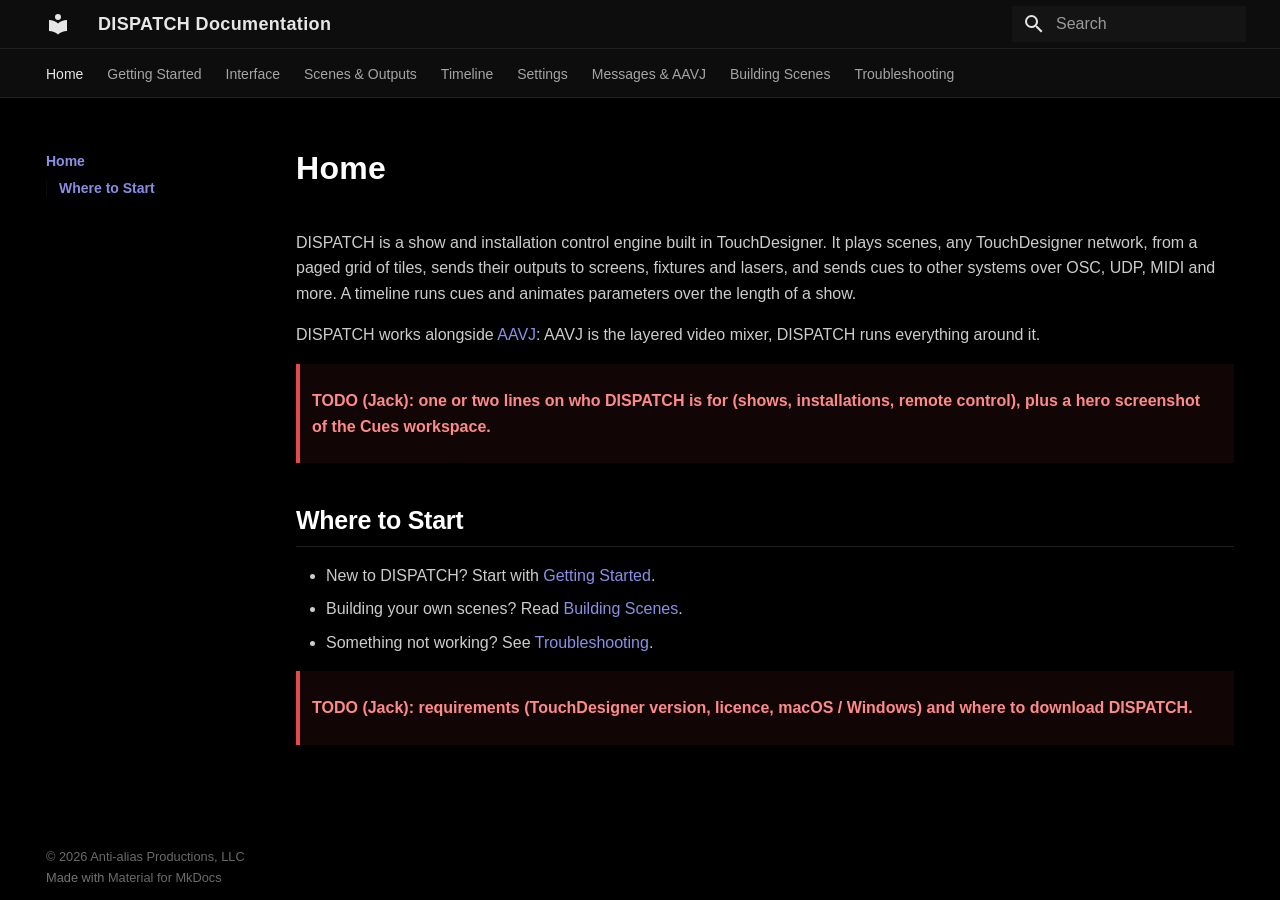
<file: index.html>
<!doctype html>
<html lang="en" class="no-js">
  <head>
    
      <meta charset="utf-8">
      <meta name="viewport" content="width=device-width,initial-scale=1">
      
      
      
      
      
        <link rel="next" href="getting-started/">
      
      
        
      
      
      <link rel="icon" href="assets/images/favicon.png">
      <meta name="generator" content="mkdocs-1.6.1, mkdocs-material-9.7.7">
    
    
  
    <title>DISPATCH Documentation</title>
  

    
      <link rel="stylesheet" href="assets/stylesheets/main.ec1eaa64.min.css">
      
        
        <link rel="stylesheet" href="assets/stylesheets/palette.ab4e12ef.min.css">
      
      


    
    
      
    
    
      
    
    
      <link rel="stylesheet" href="stylesheets/dispatch.css">
    
    <script>__md_scope=new URL(".",location),__md_hash=e=>[...e].reduce(((e,_)=>(e<<5)-e+_.charCodeAt(0)),0),__md_get=(e,_=localStorage,t=__md_scope)=>JSON.parse(_.getItem(t.pathname+"."+e)),__md_set=(e,_,t=localStorage,a=__md_scope)=>{try{t.setItem(a.pathname+"."+e,JSON.stringify(_))}catch(e){}}</script>
    
      

    
    
  </head>
  
  
    
    
    
    
    
    <body dir="ltr" data-md-color-scheme="dispatch" data-md-color-primary="custom" data-md-color-accent="custom">
  
    
    <input class="md-toggle" data-md-toggle="drawer" type="checkbox" id="__drawer" autocomplete="off">
    <input class="md-toggle" data-md-toggle="search" type="checkbox" id="__search" autocomplete="off">
    <label class="md-overlay" for="__drawer"></label>
    <div data-md-component="skip">
      
        
        <a href="#home" class="md-skip">
          Skip to content
        </a>
      
    </div>
    <div data-md-component="announce">
      
    </div>
    
    
      

<header class="md-header" data-md-component="header">
  <nav class="md-header__inner md-grid" aria-label="Header">
    <a href="." title="DISPATCH Documentation" class="md-header__button md-logo" aria-label="DISPATCH Documentation" data-md-component="logo">
      
  
  <svg xmlns="http://www.w3.org/2000/svg" viewBox="0 0 24 24"><path d="M12 8a3 3 0 0 0 3-3 3 3 0 0 0-3-3 3 3 0 0 0-3 3 3 3 0 0 0 3 3m0 3.54C9.64 9.35 6.5 8 3 8v11c3.5 0 6.64 1.35 9 3.54 2.36-2.19 5.5-3.54 9-3.54V8c-3.5 0-6.64 1.35-9 3.54"/></svg>

    </a>
    <label class="md-header__button md-icon" for="__drawer">
      
      <svg xmlns="http://www.w3.org/2000/svg" viewBox="0 0 24 24"><path d="M3 6h18v2H3zm0 5h18v2H3zm0 5h18v2H3z"/></svg>
    </label>
    <div class="md-header__title" data-md-component="header-title">
      <div class="md-header__ellipsis">
        <div class="md-header__topic">
          <span class="md-ellipsis">
            DISPATCH Documentation
          </span>
        </div>
        <div class="md-header__topic" data-md-component="header-topic">
          <span class="md-ellipsis">
            
              Home
            
          </span>
        </div>
      </div>
    </div>
    
      
    
    
    
    
      
      
        <label class="md-header__button md-icon" for="__search">
          
          <svg xmlns="http://www.w3.org/2000/svg" viewBox="0 0 24 24"><path d="M9.5 3A6.5 6.5 0 0 1 16 9.5c0 1.61-.59 3.09-1.56 4.23l.27.27h.79l5 5-1.5 1.5-5-5v-.79l-.27-.27A6.52 6.52 0 0 1 9.5 16 6.5 6.5 0 0 1 3 9.5 6.5 6.5 0 0 1 9.5 3m0 2C7 5 5 7 5 9.5S7 14 9.5 14 14 12 14 9.5 12 5 9.5 5"/></svg>
        </label>
        <div class="md-search" data-md-component="search" role="dialog">
  <label class="md-search__overlay" for="__search"></label>
  <div class="md-search__inner" role="search">
    <form class="md-search__form" name="search">
      <input type="text" class="md-search__input" name="query" aria-label="Search" placeholder="Search" autocapitalize="off" autocorrect="off" autocomplete="off" spellcheck="false" data-md-component="search-query" required>
      <label class="md-search__icon md-icon" for="__search">
        
        <svg xmlns="http://www.w3.org/2000/svg" viewBox="0 0 24 24"><path d="M9.5 3A6.5 6.5 0 0 1 16 9.5c0 1.61-.59 3.09-1.56 4.23l.27.27h.79l5 5-1.5 1.5-5-5v-.79l-.27-.27A6.52 6.52 0 0 1 9.5 16 6.5 6.5 0 0 1 3 9.5 6.5 6.5 0 0 1 9.5 3m0 2C7 5 5 7 5 9.5S7 14 9.5 14 14 12 14 9.5 12 5 9.5 5"/></svg>
        
        <svg xmlns="http://www.w3.org/2000/svg" viewBox="0 0 24 24"><path d="M20 11v2H8l5.5 5.5-1.42 1.42L4.16 12l7.92-7.92L13.5 5.5 8 11z"/></svg>
      </label>
      <nav class="md-search__options" aria-label="Search">
        
        <button type="reset" class="md-search__icon md-icon" title="Clear" aria-label="Clear" tabindex="-1">
          
          <svg xmlns="http://www.w3.org/2000/svg" viewBox="0 0 24 24"><path d="M19 6.41 17.59 5 12 10.59 6.41 5 5 6.41 10.59 12 5 17.59 6.41 19 12 13.41 17.59 19 19 17.59 13.41 12z"/></svg>
        </button>
      </nav>
      
        <div class="md-search__suggest" data-md-component="search-suggest"></div>
      
    </form>
    <div class="md-search__output">
      <div class="md-search__scrollwrap" tabindex="0" data-md-scrollfix>
        <div class="md-search-result" data-md-component="search-result">
          <div class="md-search-result__meta">
            Initializing search
          </div>
          <ol class="md-search-result__list" role="presentation"></ol>
        </div>
      </div>
    </div>
  </div>
</div>
      
    
    
  </nav>
  
</header>
    
    <div class="md-container" data-md-component="container">
      
      
        
          
            
<nav class="md-tabs" aria-label="Tabs" data-md-component="tabs">
  <div class="md-grid">
    <ul class="md-tabs__list">
      
        
  
  
  
    
  
  
    <li class="md-tabs__item md-tabs__item--active">
      <a href="." class="md-tabs__link">
        
  
  
    
  
  Home

      </a>
    </li>
  

      
        
  
  
  
  
    <li class="md-tabs__item">
      <a href="getting-started/" class="md-tabs__link">
        
  
  
    
  
  Getting Started

      </a>
    </li>
  

      
        
  
  
  
  
    <li class="md-tabs__item">
      <a href="interface/" class="md-tabs__link">
        
  
  
    
  
  Interface

      </a>
    </li>
  

      
        
  
  
  
  
    <li class="md-tabs__item">
      <a href="scenes-outputs/" class="md-tabs__link">
        
  
  
    
  
  Scenes & Outputs

      </a>
    </li>
  

      
        
  
  
  
  
    <li class="md-tabs__item">
      <a href="timeline/" class="md-tabs__link">
        
  
  
    
  
  Timeline

      </a>
    </li>
  

      
        
  
  
  
  
    <li class="md-tabs__item">
      <a href="settings/" class="md-tabs__link">
        
  
  
    
  
  Settings

      </a>
    </li>
  

      
        
  
  
  
  
    <li class="md-tabs__item">
      <a href="messages/" class="md-tabs__link">
        
  
  
    
  
  Messages & AAVJ

      </a>
    </li>
  

      
        
  
  
  
  
    <li class="md-tabs__item">
      <a href="building-scenes/" class="md-tabs__link">
        
  
  
    
  
  Building Scenes

      </a>
    </li>
  

      
        
  
  
  
  
    <li class="md-tabs__item">
      <a href="troubleshooting/" class="md-tabs__link">
        
  
  
    
  
  Troubleshooting

      </a>
    </li>
  

      
    </ul>
  </div>
</nav>
          
        
      
      <main class="md-main" data-md-component="main">
        <div class="md-main__inner md-grid">
          
            
              
              <div class="md-sidebar md-sidebar--primary" data-md-component="sidebar" data-md-type="navigation" >
                <div class="md-sidebar__scrollwrap">
                  <div class="md-sidebar__inner">
                    


  


  

<nav class="md-nav md-nav--primary md-nav--lifted md-nav--integrated" aria-label="Navigation" data-md-level="0">
  <label class="md-nav__title" for="__drawer">
    <a href="." title="DISPATCH Documentation" class="md-nav__button md-logo" aria-label="DISPATCH Documentation" data-md-component="logo">
      
  
  <svg xmlns="http://www.w3.org/2000/svg" viewBox="0 0 24 24"><path d="M12 8a3 3 0 0 0 3-3 3 3 0 0 0-3-3 3 3 0 0 0-3 3 3 3 0 0 0 3 3m0 3.54C9.64 9.35 6.5 8 3 8v11c3.5 0 6.64 1.35 9 3.54 2.36-2.19 5.5-3.54 9-3.54V8c-3.5 0-6.64 1.35-9 3.54"/></svg>

    </a>
    DISPATCH Documentation
  </label>
  
  <ul class="md-nav__list" data-md-scrollfix>
    
      
      
  
  
    
  
  
  
    <li class="md-nav__item md-nav__item--active">
      
      <input class="md-nav__toggle md-toggle" type="checkbox" id="__toc">
      
      
        
      
      
        <label class="md-nav__link md-nav__link--active" for="__toc">
          
  
  
  <span class="md-ellipsis">
    
  
    Home
  

    
  </span>
  
  

          <span class="md-nav__icon md-icon"></span>
        </label>
      
      <a href="." class="md-nav__link md-nav__link--active">
        
  
  
  <span class="md-ellipsis">
    
  
    Home
  

    
  </span>
  
  

      </a>
      
        

<nav class="md-nav md-nav--secondary" aria-label="Table of contents">
  
  
  
    
  
  
    <label class="md-nav__title" for="__toc">
      <span class="md-nav__icon md-icon"></span>
      Table of contents
    </label>
    <ul class="md-nav__list" data-md-component="toc" data-md-scrollfix>
      
        <li class="md-nav__item">
  <a href="#where-to-start" class="md-nav__link">
    <span class="md-ellipsis">
      
        Where to Start
      
    </span>
  </a>
  
</li>
      
    </ul>
  
</nav>
      
    </li>
  

    
      
      
  
  
  
  
    <li class="md-nav__item">
      <a href="getting-started/" class="md-nav__link">
        
  
  
  <span class="md-ellipsis">
    
  
    Getting Started
  

    
  </span>
  
  

      </a>
    </li>
  

    
      
      
  
  
  
  
    <li class="md-nav__item">
      <a href="interface/" class="md-nav__link">
        
  
  
  <span class="md-ellipsis">
    
  
    Interface
  

    
  </span>
  
  

      </a>
    </li>
  

    
      
      
  
  
  
  
    <li class="md-nav__item">
      <a href="scenes-outputs/" class="md-nav__link">
        
  
  
  <span class="md-ellipsis">
    
  
    Scenes & Outputs
  

    
  </span>
  
  

      </a>
    </li>
  

    
      
      
  
  
  
  
    <li class="md-nav__item">
      <a href="timeline/" class="md-nav__link">
        
  
  
  <span class="md-ellipsis">
    
  
    Timeline
  

    
  </span>
  
  

      </a>
    </li>
  

    
      
      
  
  
  
  
    <li class="md-nav__item">
      <a href="settings/" class="md-nav__link">
        
  
  
  <span class="md-ellipsis">
    
  
    Settings
  

    
  </span>
  
  

      </a>
    </li>
  

    
      
      
  
  
  
  
    <li class="md-nav__item">
      <a href="messages/" class="md-nav__link">
        
  
  
  <span class="md-ellipsis">
    
  
    Messages & AAVJ
  

    
  </span>
  
  

      </a>
    </li>
  

    
      
      
  
  
  
  
    <li class="md-nav__item">
      <a href="building-scenes/" class="md-nav__link">
        
  
  
  <span class="md-ellipsis">
    
  
    Building Scenes
  

    
  </span>
  
  

      </a>
    </li>
  

    
      
      
  
  
  
  
    <li class="md-nav__item">
      <a href="troubleshooting/" class="md-nav__link">
        
  
  
  <span class="md-ellipsis">
    
  
    Troubleshooting
  

    
  </span>
  
  

      </a>
    </li>
  

    
  </ul>
</nav>
                  </div>
                </div>
              </div>
            
            
          
          
            <div class="md-content" data-md-component="content">
              
              <article class="md-content__inner md-typeset">
                
                  



<h1 id="home">Home</h1>
<p>DISPATCH is a show and installation control engine built in TouchDesigner. It plays scenes, any TouchDesigner network, from a paged grid of tiles, sends their outputs to screens, fixtures and lasers, and sends cues to other systems over OSC, UDP, MIDI and more. A timeline runs cues and animates parameters over the length of a show.</p>
<p>DISPATCH works alongside <a href="https://anti-alias-arts.github.io/AAVJ-Docs/">AAVJ</a>: AAVJ is the layered video mixer, DISPATCH runs everything around it.</p>
<blockquote>
<p><strong>TODO (Jack): one or two lines on who DISPATCH is for (shows, installations, remote control), plus a hero screenshot of the Cues workspace.</strong></p>
</blockquote>
<h2 id="where-to-start">Where to Start</h2>
<ul>
<li>New to DISPATCH? Start with <a href="getting-started/">Getting Started</a>.</li>
<li>Building your own scenes? Read <a href="building-scenes/">Building Scenes</a>.</li>
<li>Something not working? See <a href="troubleshooting/">Troubleshooting</a>.</li>
</ul>
<blockquote>
<p><strong>TODO (Jack): requirements (TouchDesigner version, licence, macOS / Windows) and where to download DISPATCH.</strong></p>
</blockquote>












                
              </article>
            </div>
          
          
  <script>var tabs=__md_get("__tabs");if(Array.isArray(tabs))e:for(var set of document.querySelectorAll(".tabbed-set")){var labels=set.querySelector(".tabbed-labels");for(var tab of tabs)for(var label of labels.getElementsByTagName("label"))if(label.innerText.trim()===tab){var input=document.getElementById(label.htmlFor);input.checked=!0;continue e}}</script>

<script>var target=document.getElementById(location.hash.slice(1));target&&target.name&&(target.checked=target.name.startsWith("__tabbed_"))</script>
        </div>
        
          <button type="button" class="md-top md-icon" data-md-component="top" hidden>
  
  <svg xmlns="http://www.w3.org/2000/svg" viewBox="0 0 24 24"><path d="M13 20h-2V8l-5.5 5.5-1.42-1.42L12 4.16l7.92 7.92-1.42 1.42L13 8z"/></svg>
  Back to top
</button>
        
      </main>
      
        <footer class="md-footer">
  
  <div class="md-footer-meta md-typeset">
    <div class="md-footer-meta__inner md-grid">
      <div class="md-copyright">
  
    <div class="md-copyright__highlight">
      &copy; 2026 <a href="https://github.com/anti-alias-arts" target="blank" rel="noopener">Anti-alias Productions, LLC </a>

    </div>
  
  
    Made with
    <a href="https://squidfunk.github.io/mkdocs-material/" target="_blank" rel="noopener">
      Material for MkDocs
    </a>
  
</div>
      
    </div>
  </div>
</footer>
      
    </div>
    <div class="md-dialog" data-md-component="dialog">
      <div class="md-dialog__inner md-typeset"></div>
    </div>
    
    
    
      
      
      <script id="__config" type="application/json">{"annotate": null, "base": ".", "features": ["navigation.tabs", "navigation.sections", "toc.integrate", "navigation.top", "search.suggest", "search.highlight", "content.tabs.link", "content.code.annotation", "content.code.copy"], "search": "assets/javascripts/workers/search.2c215733.min.js", "tags": null, "translations": {"clipboard.copied": "Copied to clipboard", "clipboard.copy": "Copy to clipboard", "search.result.more.one": "1 more on this page", "search.result.more.other": "# more on this page", "search.result.none": "No matching documents", "search.result.one": "1 matching document", "search.result.other": "# matching documents", "search.result.placeholder": "Type to start searching", "search.result.term.missing": "Missing", "select.version": "Select version"}, "version": null}</script>
    
    
      <script src="assets/javascripts/bundle.d7400e89.min.js"></script>
      
    
  </body>
</html>
</file>
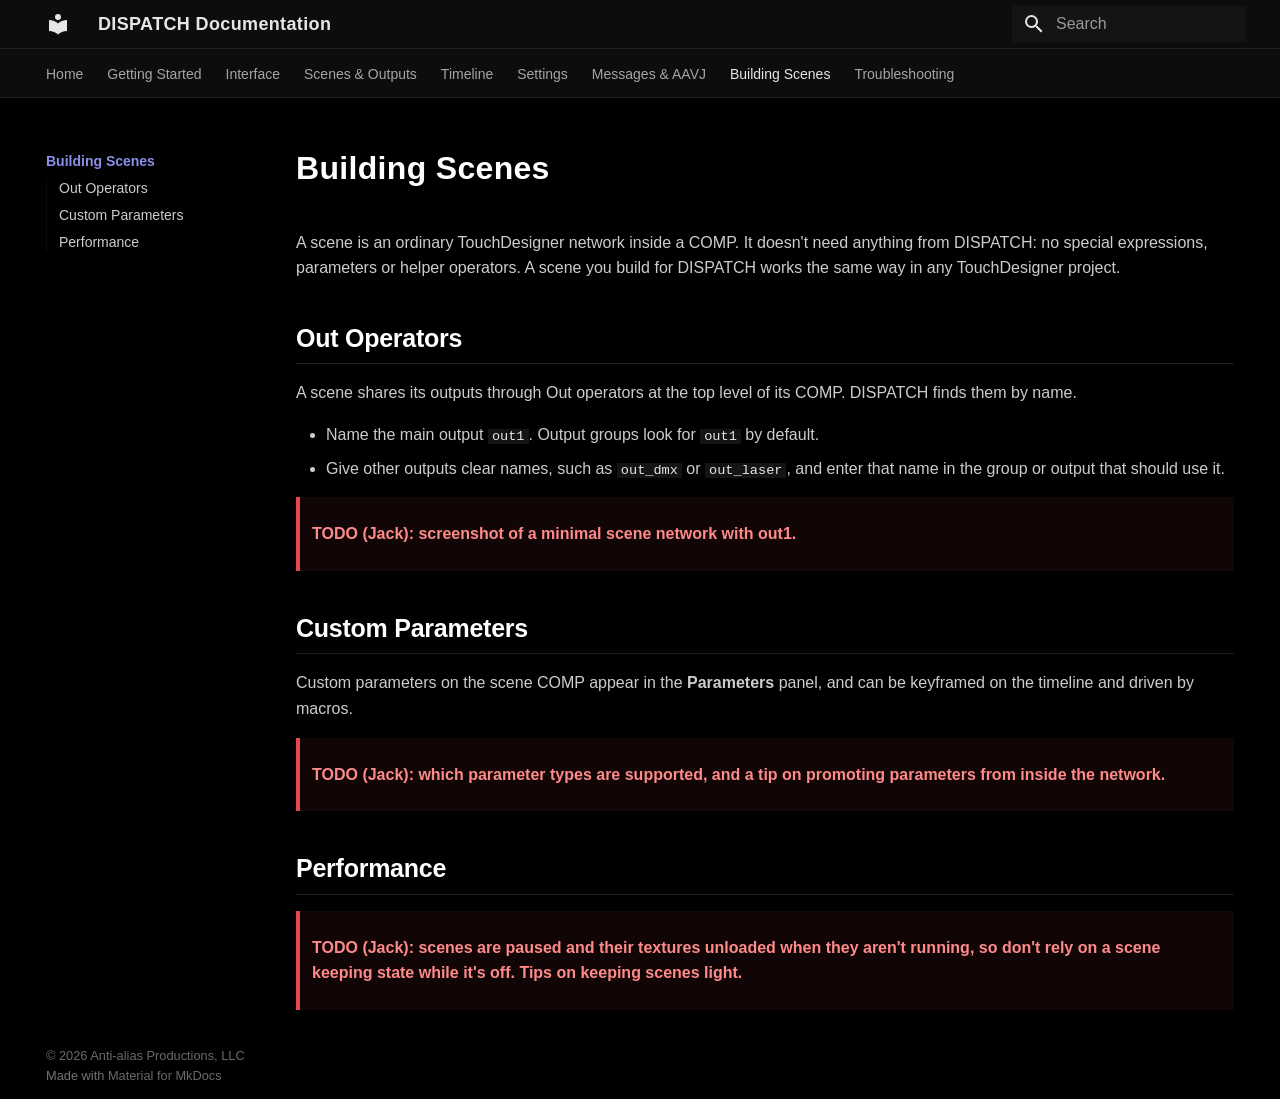
<file: building-scenes/index.html>
<!doctype html>
<html lang="en" class="no-js">
  <head>
    
      <meta charset="utf-8">
      <meta name="viewport" content="width=device-width,initial-scale=1">
      
      
      
      
        <link rel="prev" href="../messages/">
      
      
        <link rel="next" href="../troubleshooting/">
      
      
        
      
      
      <link rel="icon" href="../assets/images/favicon.png">
      <meta name="generator" content="mkdocs-1.6.1, mkdocs-material-9.7.7">
    
    
  
    <title>Building Scenes - DISPATCH Documentation</title>
  

    
      <link rel="stylesheet" href="../assets/stylesheets/main.ec1eaa64.min.css">
      
        
        <link rel="stylesheet" href="../assets/stylesheets/palette.ab4e12ef.min.css">
      
      


    
    
      
    
    
      
    
    
      <link rel="stylesheet" href="../stylesheets/dispatch.css">
    
    <script>__md_scope=new URL("..",location),__md_hash=e=>[...e].reduce(((e,_)=>(e<<5)-e+_.charCodeAt(0)),0),__md_get=(e,_=localStorage,t=__md_scope)=>JSON.parse(_.getItem(t.pathname+"."+e)),__md_set=(e,_,t=localStorage,a=__md_scope)=>{try{t.setItem(a.pathname+"."+e,JSON.stringify(_))}catch(e){}}</script>
    
      

    
    
  </head>
  
  
    
    
    
    
    
    <body dir="ltr" data-md-color-scheme="dispatch" data-md-color-primary="custom" data-md-color-accent="custom">
  
    
    <input class="md-toggle" data-md-toggle="drawer" type="checkbox" id="__drawer" autocomplete="off">
    <input class="md-toggle" data-md-toggle="search" type="checkbox" id="__search" autocomplete="off">
    <label class="md-overlay" for="__drawer"></label>
    <div data-md-component="skip">
      
        
        <a href="#building-scenes" class="md-skip">
          Skip to content
        </a>
      
    </div>
    <div data-md-component="announce">
      
    </div>
    
    
      

<header class="md-header" data-md-component="header">
  <nav class="md-header__inner md-grid" aria-label="Header">
    <a href=".." title="DISPATCH Documentation" class="md-header__button md-logo" aria-label="DISPATCH Documentation" data-md-component="logo">
      
  
  <svg xmlns="http://www.w3.org/2000/svg" viewBox="0 0 24 24"><path d="M12 8a3 3 0 0 0 3-3 3 3 0 0 0-3-3 3 3 0 0 0-3 3 3 3 0 0 0 3 3m0 3.54C9.64 9.35 6.5 8 3 8v11c3.5 0 6.64 1.35 9 3.54 2.36-2.19 5.5-3.54 9-3.54V8c-3.5 0-6.64 1.35-9 3.54"/></svg>

    </a>
    <label class="md-header__button md-icon" for="__drawer">
      
      <svg xmlns="http://www.w3.org/2000/svg" viewBox="0 0 24 24"><path d="M3 6h18v2H3zm0 5h18v2H3zm0 5h18v2H3z"/></svg>
    </label>
    <div class="md-header__title" data-md-component="header-title">
      <div class="md-header__ellipsis">
        <div class="md-header__topic">
          <span class="md-ellipsis">
            DISPATCH Documentation
          </span>
        </div>
        <div class="md-header__topic" data-md-component="header-topic">
          <span class="md-ellipsis">
            
              Building Scenes
            
          </span>
        </div>
      </div>
    </div>
    
      
    
    
    
    
      
      
        <label class="md-header__button md-icon" for="__search">
          
          <svg xmlns="http://www.w3.org/2000/svg" viewBox="0 0 24 24"><path d="M9.5 3A6.5 6.5 0 0 1 16 9.5c0 1.61-.59 3.09-1.56 4.23l.27.27h.79l5 5-1.5 1.5-5-5v-.79l-.27-.27A6.52 6.52 0 0 1 9.5 16 6.5 6.5 0 0 1 3 9.5 6.5 6.5 0 0 1 9.5 3m0 2C7 5 5 7 5 9.5S7 14 9.5 14 14 12 14 9.5 12 5 9.5 5"/></svg>
        </label>
        <div class="md-search" data-md-component="search" role="dialog">
  <label class="md-search__overlay" for="__search"></label>
  <div class="md-search__inner" role="search">
    <form class="md-search__form" name="search">
      <input type="text" class="md-search__input" name="query" aria-label="Search" placeholder="Search" autocapitalize="off" autocorrect="off" autocomplete="off" spellcheck="false" data-md-component="search-query" required>
      <label class="md-search__icon md-icon" for="__search">
        
        <svg xmlns="http://www.w3.org/2000/svg" viewBox="0 0 24 24"><path d="M9.5 3A6.5 6.5 0 0 1 16 9.5c0 1.61-.59 3.09-1.56 4.23l.27.27h.79l5 5-1.5 1.5-5-5v-.79l-.27-.27A6.52 6.52 0 0 1 9.5 16 6.5 6.5 0 0 1 3 9.5 6.5 6.5 0 0 1 9.5 3m0 2C7 5 5 7 5 9.5S7 14 9.5 14 14 12 14 9.5 12 5 9.5 5"/></svg>
        
        <svg xmlns="http://www.w3.org/2000/svg" viewBox="0 0 24 24"><path d="M20 11v2H8l5.5 5.5-1.42 1.42L4.16 12l7.92-7.92L13.5 5.5 8 11z"/></svg>
      </label>
      <nav class="md-search__options" aria-label="Search">
        
        <button type="reset" class="md-search__icon md-icon" title="Clear" aria-label="Clear" tabindex="-1">
          
          <svg xmlns="http://www.w3.org/2000/svg" viewBox="0 0 24 24"><path d="M19 6.41 17.59 5 12 10.59 6.41 5 5 6.41 10.59 12 5 17.59 6.41 19 12 13.41 17.59 19 19 17.59 13.41 12z"/></svg>
        </button>
      </nav>
      
        <div class="md-search__suggest" data-md-component="search-suggest"></div>
      
    </form>
    <div class="md-search__output">
      <div class="md-search__scrollwrap" tabindex="0" data-md-scrollfix>
        <div class="md-search-result" data-md-component="search-result">
          <div class="md-search-result__meta">
            Initializing search
          </div>
          <ol class="md-search-result__list" role="presentation"></ol>
        </div>
      </div>
    </div>
  </div>
</div>
      
    
    
  </nav>
  
</header>
    
    <div class="md-container" data-md-component="container">
      
      
        
          
            
<nav class="md-tabs" aria-label="Tabs" data-md-component="tabs">
  <div class="md-grid">
    <ul class="md-tabs__list">
      
        
  
  
  
  
    <li class="md-tabs__item">
      <a href=".." class="md-tabs__link">
        
  
  
    
  
  Home

      </a>
    </li>
  

      
        
  
  
  
  
    <li class="md-tabs__item">
      <a href="../getting-started/" class="md-tabs__link">
        
  
  
    
  
  Getting Started

      </a>
    </li>
  

      
        
  
  
  
  
    <li class="md-tabs__item">
      <a href="../interface/" class="md-tabs__link">
        
  
  
    
  
  Interface

      </a>
    </li>
  

      
        
  
  
  
  
    <li class="md-tabs__item">
      <a href="../scenes-outputs/" class="md-tabs__link">
        
  
  
    
  
  Scenes & Outputs

      </a>
    </li>
  

      
        
  
  
  
  
    <li class="md-tabs__item">
      <a href="../timeline/" class="md-tabs__link">
        
  
  
    
  
  Timeline

      </a>
    </li>
  

      
        
  
  
  
  
    <li class="md-tabs__item">
      <a href="../settings/" class="md-tabs__link">
        
  
  
    
  
  Settings

      </a>
    </li>
  

      
        
  
  
  
  
    <li class="md-tabs__item">
      <a href="../messages/" class="md-tabs__link">
        
  
  
    
  
  Messages & AAVJ

      </a>
    </li>
  

      
        
  
  
  
    
  
  
    <li class="md-tabs__item md-tabs__item--active">
      <a href="./" class="md-tabs__link">
        
  
  
    
  
  Building Scenes

      </a>
    </li>
  

      
        
  
  
  
  
    <li class="md-tabs__item">
      <a href="../troubleshooting/" class="md-tabs__link">
        
  
  
    
  
  Troubleshooting

      </a>
    </li>
  

      
    </ul>
  </div>
</nav>
          
        
      
      <main class="md-main" data-md-component="main">
        <div class="md-main__inner md-grid">
          
            
              
              <div class="md-sidebar md-sidebar--primary" data-md-component="sidebar" data-md-type="navigation" >
                <div class="md-sidebar__scrollwrap">
                  <div class="md-sidebar__inner">
                    


  


  

<nav class="md-nav md-nav--primary md-nav--lifted md-nav--integrated" aria-label="Navigation" data-md-level="0">
  <label class="md-nav__title" for="__drawer">
    <a href=".." title="DISPATCH Documentation" class="md-nav__button md-logo" aria-label="DISPATCH Documentation" data-md-component="logo">
      
  
  <svg xmlns="http://www.w3.org/2000/svg" viewBox="0 0 24 24"><path d="M12 8a3 3 0 0 0 3-3 3 3 0 0 0-3-3 3 3 0 0 0-3 3 3 3 0 0 0 3 3m0 3.54C9.64 9.35 6.5 8 3 8v11c3.5 0 6.64 1.35 9 3.54 2.36-2.19 5.5-3.54 9-3.54V8c-3.5 0-6.64 1.35-9 3.54"/></svg>

    </a>
    DISPATCH Documentation
  </label>
  
  <ul class="md-nav__list" data-md-scrollfix>
    
      
      
  
  
  
  
    <li class="md-nav__item">
      <a href=".." class="md-nav__link">
        
  
  
  <span class="md-ellipsis">
    
  
    Home
  

    
  </span>
  
  

      </a>
    </li>
  

    
      
      
  
  
  
  
    <li class="md-nav__item">
      <a href="../getting-started/" class="md-nav__link">
        
  
  
  <span class="md-ellipsis">
    
  
    Getting Started
  

    
  </span>
  
  

      </a>
    </li>
  

    
      
      
  
  
  
  
    <li class="md-nav__item">
      <a href="../interface/" class="md-nav__link">
        
  
  
  <span class="md-ellipsis">
    
  
    Interface
  

    
  </span>
  
  

      </a>
    </li>
  

    
      
      
  
  
  
  
    <li class="md-nav__item">
      <a href="../scenes-outputs/" class="md-nav__link">
        
  
  
  <span class="md-ellipsis">
    
  
    Scenes & Outputs
  

    
  </span>
  
  

      </a>
    </li>
  

    
      
      
  
  
  
  
    <li class="md-nav__item">
      <a href="../timeline/" class="md-nav__link">
        
  
  
  <span class="md-ellipsis">
    
  
    Timeline
  

    
  </span>
  
  

      </a>
    </li>
  

    
      
      
  
  
  
  
    <li class="md-nav__item">
      <a href="../settings/" class="md-nav__link">
        
  
  
  <span class="md-ellipsis">
    
  
    Settings
  

    
  </span>
  
  

      </a>
    </li>
  

    
      
      
  
  
  
  
    <li class="md-nav__item">
      <a href="../messages/" class="md-nav__link">
        
  
  
  <span class="md-ellipsis">
    
  
    Messages & AAVJ
  

    
  </span>
  
  

      </a>
    </li>
  

    
      
      
  
  
    
  
  
  
    <li class="md-nav__item md-nav__item--active">
      
      <input class="md-nav__toggle md-toggle" type="checkbox" id="__toc">
      
      
        
      
      
        <label class="md-nav__link md-nav__link--active" for="__toc">
          
  
  
  <span class="md-ellipsis">
    
  
    Building Scenes
  

    
  </span>
  
  

          <span class="md-nav__icon md-icon"></span>
        </label>
      
      <a href="./" class="md-nav__link md-nav__link--active">
        
  
  
  <span class="md-ellipsis">
    
  
    Building Scenes
  

    
  </span>
  
  

      </a>
      
        

<nav class="md-nav md-nav--secondary" aria-label="Table of contents">
  
  
  
    
  
  
    <label class="md-nav__title" for="__toc">
      <span class="md-nav__icon md-icon"></span>
      Table of contents
    </label>
    <ul class="md-nav__list" data-md-component="toc" data-md-scrollfix>
      
        <li class="md-nav__item">
  <a href="#out-operators" class="md-nav__link">
    <span class="md-ellipsis">
      
        Out Operators
      
    </span>
  </a>
  
</li>
      
        <li class="md-nav__item">
  <a href="#custom-parameters" class="md-nav__link">
    <span class="md-ellipsis">
      
        Custom Parameters
      
    </span>
  </a>
  
</li>
      
        <li class="md-nav__item">
  <a href="#performance" class="md-nav__link">
    <span class="md-ellipsis">
      
        Performance
      
    </span>
  </a>
  
</li>
      
    </ul>
  
</nav>
      
    </li>
  

    
      
      
  
  
  
  
    <li class="md-nav__item">
      <a href="../troubleshooting/" class="md-nav__link">
        
  
  
  <span class="md-ellipsis">
    
  
    Troubleshooting
  

    
  </span>
  
  

      </a>
    </li>
  

    
  </ul>
</nav>
                  </div>
                </div>
              </div>
            
            
          
          
            <div class="md-content" data-md-component="content">
              
              <article class="md-content__inner md-typeset">
                
                  



<h1 id="building-scenes">Building Scenes</h1>
<p>A scene is an ordinary TouchDesigner network inside a COMP. It doesn't need anything from DISPATCH: no special expressions, parameters or helper operators. A scene you build for DISPATCH works the same way in any TouchDesigner project.</p>
<h2 id="out-operators">Out Operators</h2>
<p>A scene shares its outputs through Out operators at the top level of its COMP. DISPATCH finds them by name.</p>
<ul>
<li>Name the main output <code>out1</code>. Output groups look for <code>out1</code> by default.</li>
<li>Give other outputs clear names, such as <code>out_dmx</code> or <code>out_laser</code>, and enter that name in the group or output that should use it.</li>
</ul>
<blockquote>
<p><strong>TODO (Jack): screenshot of a minimal scene network with out1.</strong></p>
</blockquote>
<h2 id="custom-parameters">Custom Parameters</h2>
<p>Custom parameters on the scene COMP appear in the <strong>Parameters</strong> panel, and can be keyframed on the timeline and driven by macros.</p>
<blockquote>
<p><strong>TODO (Jack): which parameter types are supported, and a tip on promoting parameters from inside the network.</strong></p>
</blockquote>
<h2 id="performance">Performance</h2>
<blockquote>
<p><strong>TODO (Jack): scenes are paused and their textures unloaded when they aren't running, so don't rely on a scene keeping state while it's off. Tips on keeping scenes light.</strong></p>
</blockquote>












                
              </article>
            </div>
          
          
  <script>var tabs=__md_get("__tabs");if(Array.isArray(tabs))e:for(var set of document.querySelectorAll(".tabbed-set")){var labels=set.querySelector(".tabbed-labels");for(var tab of tabs)for(var label of labels.getElementsByTagName("label"))if(label.innerText.trim()===tab){var input=document.getElementById(label.htmlFor);input.checked=!0;continue e}}</script>

<script>var target=document.getElementById(location.hash.slice(1));target&&target.name&&(target.checked=target.name.startsWith("__tabbed_"))</script>
        </div>
        
          <button type="button" class="md-top md-icon" data-md-component="top" hidden>
  
  <svg xmlns="http://www.w3.org/2000/svg" viewBox="0 0 24 24"><path d="M13 20h-2V8l-5.5 5.5-1.42-1.42L12 4.16l7.92 7.92-1.42 1.42L13 8z"/></svg>
  Back to top
</button>
        
      </main>
      
        <footer class="md-footer">
  
  <div class="md-footer-meta md-typeset">
    <div class="md-footer-meta__inner md-grid">
      <div class="md-copyright">
  
    <div class="md-copyright__highlight">
      &copy; 2026 <a href="https://github.com/anti-alias-arts" target="blank" rel="noopener">Anti-alias Productions, LLC </a>

    </div>
  
  
    Made with
    <a href="https://squidfunk.github.io/mkdocs-material/" target="_blank" rel="noopener">
      Material for MkDocs
    </a>
  
</div>
      
    </div>
  </div>
</footer>
      
    </div>
    <div class="md-dialog" data-md-component="dialog">
      <div class="md-dialog__inner md-typeset"></div>
    </div>
    
    
    
      
      
      <script id="__config" type="application/json">{"annotate": null, "base": "..", "features": ["navigation.tabs", "navigation.sections", "toc.integrate", "navigation.top", "search.suggest", "search.highlight", "content.tabs.link", "content.code.annotation", "content.code.copy"], "search": "../assets/javascripts/workers/search.2c215733.min.js", "tags": null, "translations": {"clipboard.copied": "Copied to clipboard", "clipboard.copy": "Copy to clipboard", "search.result.more.one": "1 more on this page", "search.result.more.other": "# more on this page", "search.result.none": "No matching documents", "search.result.one": "1 matching document", "search.result.other": "# matching documents", "search.result.placeholder": "Type to start searching", "search.result.term.missing": "Missing", "select.version": "Select version"}, "version": null}</script>
    
    
      <script src="../assets/javascripts/bundle.d7400e89.min.js"></script>
      
    
  </body>
</html>
</file>
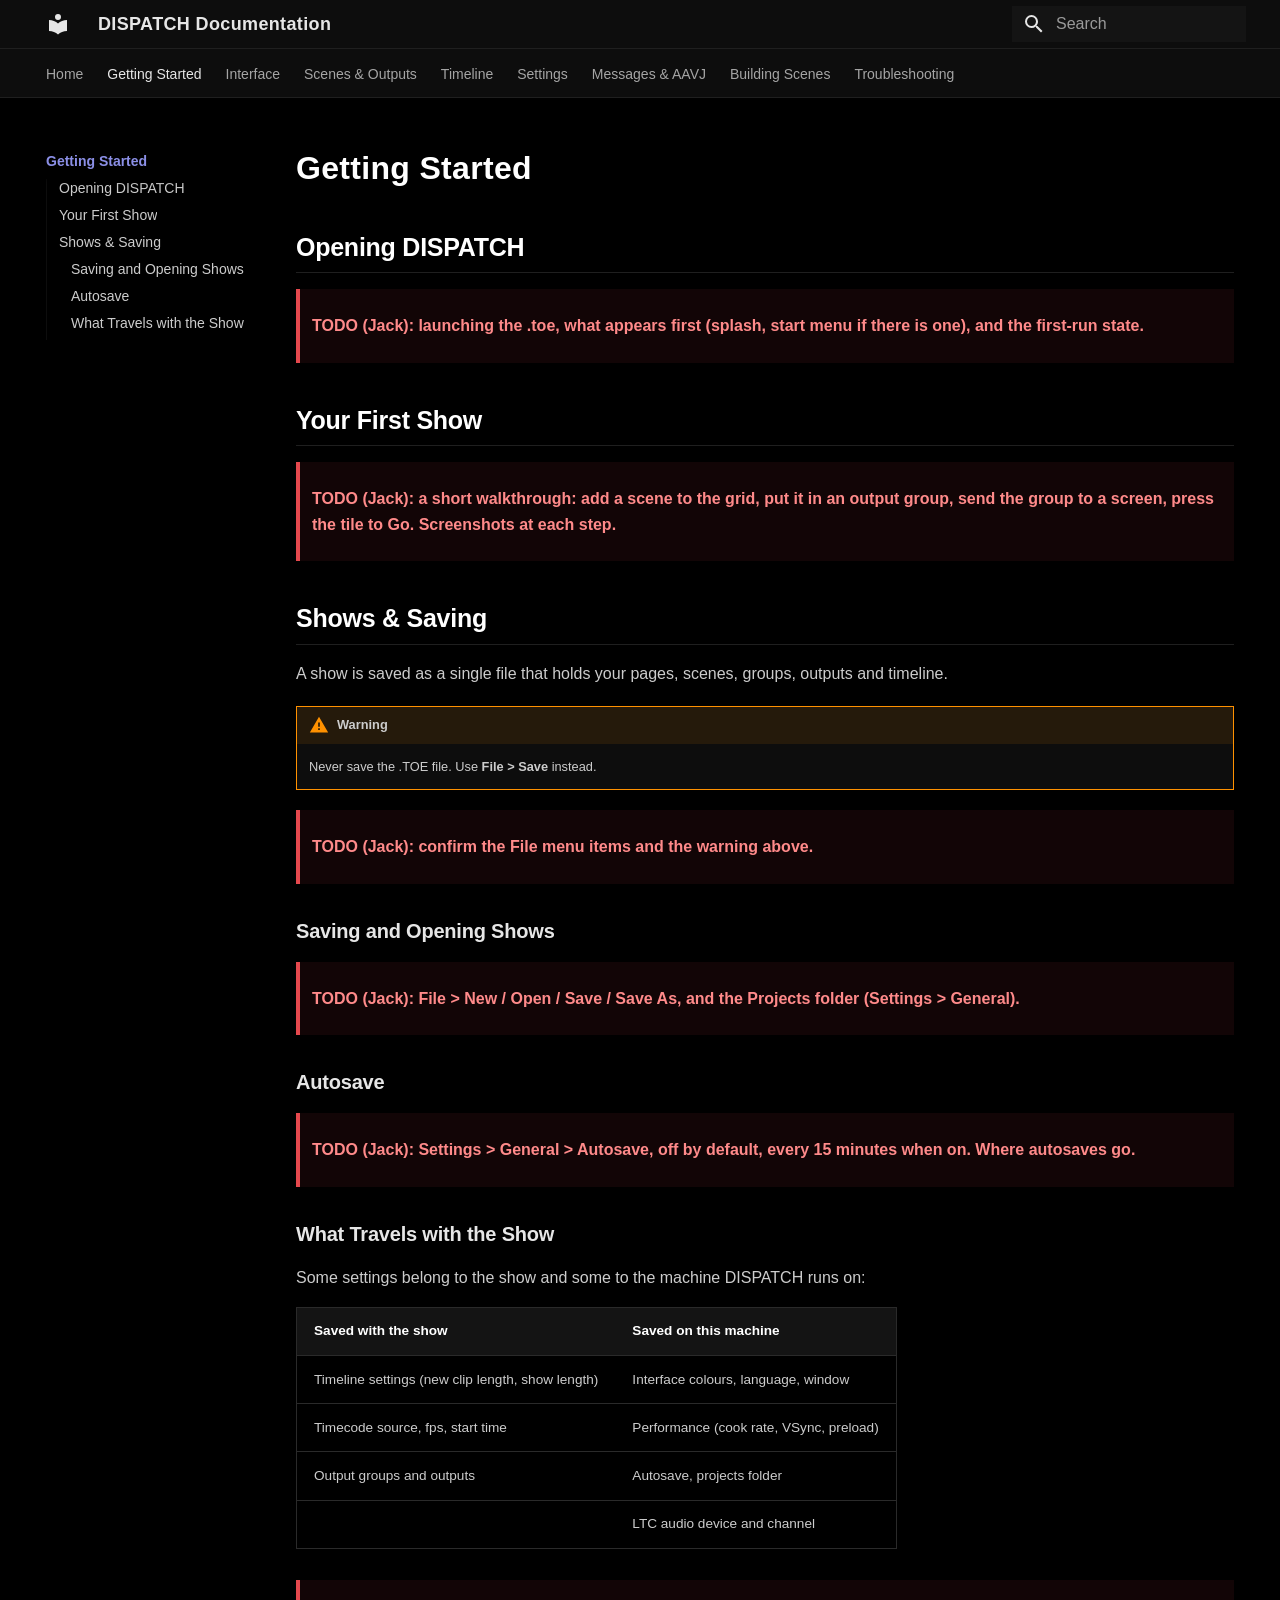
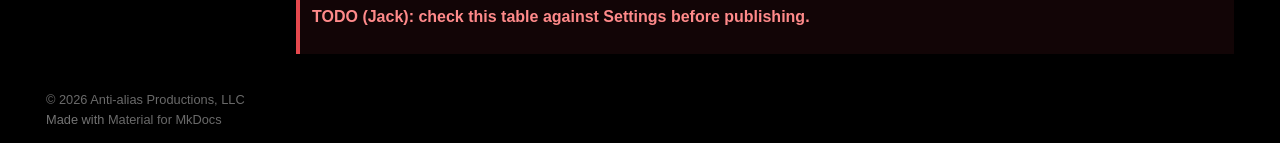
<file: getting-started/index.html>
<!doctype html>
<html lang="en" class="no-js">
  <head>
    
      <meta charset="utf-8">
      <meta name="viewport" content="width=device-width,initial-scale=1">
      
      
      
      
        <link rel="prev" href="..">
      
      
        <link rel="next" href="../interface/">
      
      
        
      
      
      <link rel="icon" href="../assets/images/favicon.png">
      <meta name="generator" content="mkdocs-1.6.1, mkdocs-material-9.7.7">
    
    
  
    <title>Getting Started - DISPATCH Documentation</title>
  

    
      <link rel="stylesheet" href="../assets/stylesheets/main.ec1eaa64.min.css">
      
        
        <link rel="stylesheet" href="../assets/stylesheets/palette.ab4e12ef.min.css">
      
      


    
    
      
    
    
      
    
    
      <link rel="stylesheet" href="../stylesheets/dispatch.css">
    
    <script>__md_scope=new URL("..",location),__md_hash=e=>[...e].reduce(((e,_)=>(e<<5)-e+_.charCodeAt(0)),0),__md_get=(e,_=localStorage,t=__md_scope)=>JSON.parse(_.getItem(t.pathname+"."+e)),__md_set=(e,_,t=localStorage,a=__md_scope)=>{try{t.setItem(a.pathname+"."+e,JSON.stringify(_))}catch(e){}}</script>
    
      

    
    
  </head>
  
  
    
    
    
    
    
    <body dir="ltr" data-md-color-scheme="dispatch" data-md-color-primary="custom" data-md-color-accent="custom">
  
    
    <input class="md-toggle" data-md-toggle="drawer" type="checkbox" id="__drawer" autocomplete="off">
    <input class="md-toggle" data-md-toggle="search" type="checkbox" id="__search" autocomplete="off">
    <label class="md-overlay" for="__drawer"></label>
    <div data-md-component="skip">
      
        
        <a href="#getting-started" class="md-skip">
          Skip to content
        </a>
      
    </div>
    <div data-md-component="announce">
      
    </div>
    
    
      

<header class="md-header" data-md-component="header">
  <nav class="md-header__inner md-grid" aria-label="Header">
    <a href=".." title="DISPATCH Documentation" class="md-header__button md-logo" aria-label="DISPATCH Documentation" data-md-component="logo">
      
  
  <svg xmlns="http://www.w3.org/2000/svg" viewBox="0 0 24 24"><path d="M12 8a3 3 0 0 0 3-3 3 3 0 0 0-3-3 3 3 0 0 0-3 3 3 3 0 0 0 3 3m0 3.54C9.64 9.35 6.5 8 3 8v11c3.5 0 6.64 1.35 9 3.54 2.36-2.19 5.5-3.54 9-3.54V8c-3.5 0-6.64 1.35-9 3.54"/></svg>

    </a>
    <label class="md-header__button md-icon" for="__drawer">
      
      <svg xmlns="http://www.w3.org/2000/svg" viewBox="0 0 24 24"><path d="M3 6h18v2H3zm0 5h18v2H3zm0 5h18v2H3z"/></svg>
    </label>
    <div class="md-header__title" data-md-component="header-title">
      <div class="md-header__ellipsis">
        <div class="md-header__topic">
          <span class="md-ellipsis">
            DISPATCH Documentation
          </span>
        </div>
        <div class="md-header__topic" data-md-component="header-topic">
          <span class="md-ellipsis">
            
              Getting Started
            
          </span>
        </div>
      </div>
    </div>
    
      
    
    
    
    
      
      
        <label class="md-header__button md-icon" for="__search">
          
          <svg xmlns="http://www.w3.org/2000/svg" viewBox="0 0 24 24"><path d="M9.5 3A6.5 6.5 0 0 1 16 9.5c0 1.61-.59 3.09-1.56 4.23l.27.27h.79l5 5-1.5 1.5-5-5v-.79l-.27-.27A6.52 6.52 0 0 1 9.5 16 6.5 6.5 0 0 1 3 9.5 6.5 6.5 0 0 1 9.5 3m0 2C7 5 5 7 5 9.5S7 14 9.5 14 14 12 14 9.5 12 5 9.5 5"/></svg>
        </label>
        <div class="md-search" data-md-component="search" role="dialog">
  <label class="md-search__overlay" for="__search"></label>
  <div class="md-search__inner" role="search">
    <form class="md-search__form" name="search">
      <input type="text" class="md-search__input" name="query" aria-label="Search" placeholder="Search" autocapitalize="off" autocorrect="off" autocomplete="off" spellcheck="false" data-md-component="search-query" required>
      <label class="md-search__icon md-icon" for="__search">
        
        <svg xmlns="http://www.w3.org/2000/svg" viewBox="0 0 24 24"><path d="M9.5 3A6.5 6.5 0 0 1 16 9.5c0 1.61-.59 3.09-1.56 4.23l.27.27h.79l5 5-1.5 1.5-5-5v-.79l-.27-.27A6.52 6.52 0 0 1 9.5 16 6.5 6.5 0 0 1 3 9.5 6.5 6.5 0 0 1 9.5 3m0 2C7 5 5 7 5 9.5S7 14 9.5 14 14 12 14 9.5 12 5 9.5 5"/></svg>
        
        <svg xmlns="http://www.w3.org/2000/svg" viewBox="0 0 24 24"><path d="M20 11v2H8l5.5 5.5-1.42 1.42L4.16 12l7.92-7.92L13.5 5.5 8 11z"/></svg>
      </label>
      <nav class="md-search__options" aria-label="Search">
        
        <button type="reset" class="md-search__icon md-icon" title="Clear" aria-label="Clear" tabindex="-1">
          
          <svg xmlns="http://www.w3.org/2000/svg" viewBox="0 0 24 24"><path d="M19 6.41 17.59 5 12 10.59 6.41 5 5 6.41 10.59 12 5 17.59 6.41 19 12 13.41 17.59 19 19 17.59 13.41 12z"/></svg>
        </button>
      </nav>
      
        <div class="md-search__suggest" data-md-component="search-suggest"></div>
      
    </form>
    <div class="md-search__output">
      <div class="md-search__scrollwrap" tabindex="0" data-md-scrollfix>
        <div class="md-search-result" data-md-component="search-result">
          <div class="md-search-result__meta">
            Initializing search
          </div>
          <ol class="md-search-result__list" role="presentation"></ol>
        </div>
      </div>
    </div>
  </div>
</div>
      
    
    
  </nav>
  
</header>
    
    <div class="md-container" data-md-component="container">
      
      
        
          
            
<nav class="md-tabs" aria-label="Tabs" data-md-component="tabs">
  <div class="md-grid">
    <ul class="md-tabs__list">
      
        
  
  
  
  
    <li class="md-tabs__item">
      <a href=".." class="md-tabs__link">
        
  
  
    
  
  Home

      </a>
    </li>
  

      
        
  
  
  
    
  
  
    <li class="md-tabs__item md-tabs__item--active">
      <a href="./" class="md-tabs__link">
        
  
  
    
  
  Getting Started

      </a>
    </li>
  

      
        
  
  
  
  
    <li class="md-tabs__item">
      <a href="../interface/" class="md-tabs__link">
        
  
  
    
  
  Interface

      </a>
    </li>
  

      
        
  
  
  
  
    <li class="md-tabs__item">
      <a href="../scenes-outputs/" class="md-tabs__link">
        
  
  
    
  
  Scenes & Outputs

      </a>
    </li>
  

      
        
  
  
  
  
    <li class="md-tabs__item">
      <a href="../timeline/" class="md-tabs__link">
        
  
  
    
  
  Timeline

      </a>
    </li>
  

      
        
  
  
  
  
    <li class="md-tabs__item">
      <a href="../settings/" class="md-tabs__link">
        
  
  
    
  
  Settings

      </a>
    </li>
  

      
        
  
  
  
  
    <li class="md-tabs__item">
      <a href="../messages/" class="md-tabs__link">
        
  
  
    
  
  Messages & AAVJ

      </a>
    </li>
  

      
        
  
  
  
  
    <li class="md-tabs__item">
      <a href="../building-scenes/" class="md-tabs__link">
        
  
  
    
  
  Building Scenes

      </a>
    </li>
  

      
        
  
  
  
  
    <li class="md-tabs__item">
      <a href="../troubleshooting/" class="md-tabs__link">
        
  
  
    
  
  Troubleshooting

      </a>
    </li>
  

      
    </ul>
  </div>
</nav>
          
        
      
      <main class="md-main" data-md-component="main">
        <div class="md-main__inner md-grid">
          
            
              
              <div class="md-sidebar md-sidebar--primary" data-md-component="sidebar" data-md-type="navigation" >
                <div class="md-sidebar__scrollwrap">
                  <div class="md-sidebar__inner">
                    


  


  

<nav class="md-nav md-nav--primary md-nav--lifted md-nav--integrated" aria-label="Navigation" data-md-level="0">
  <label class="md-nav__title" for="__drawer">
    <a href=".." title="DISPATCH Documentation" class="md-nav__button md-logo" aria-label="DISPATCH Documentation" data-md-component="logo">
      
  
  <svg xmlns="http://www.w3.org/2000/svg" viewBox="0 0 24 24"><path d="M12 8a3 3 0 0 0 3-3 3 3 0 0 0-3-3 3 3 0 0 0-3 3 3 3 0 0 0 3 3m0 3.54C9.64 9.35 6.5 8 3 8v11c3.5 0 6.64 1.35 9 3.54 2.36-2.19 5.5-3.54 9-3.54V8c-3.5 0-6.64 1.35-9 3.54"/></svg>

    </a>
    DISPATCH Documentation
  </label>
  
  <ul class="md-nav__list" data-md-scrollfix>
    
      
      
  
  
  
  
    <li class="md-nav__item">
      <a href=".." class="md-nav__link">
        
  
  
  <span class="md-ellipsis">
    
  
    Home
  

    
  </span>
  
  

      </a>
    </li>
  

    
      
      
  
  
    
  
  
  
    <li class="md-nav__item md-nav__item--active">
      
      <input class="md-nav__toggle md-toggle" type="checkbox" id="__toc">
      
      
        
      
      
        <label class="md-nav__link md-nav__link--active" for="__toc">
          
  
  
  <span class="md-ellipsis">
    
  
    Getting Started
  

    
  </span>
  
  

          <span class="md-nav__icon md-icon"></span>
        </label>
      
      <a href="./" class="md-nav__link md-nav__link--active">
        
  
  
  <span class="md-ellipsis">
    
  
    Getting Started
  

    
  </span>
  
  

      </a>
      
        

<nav class="md-nav md-nav--secondary" aria-label="Table of contents">
  
  
  
    
  
  
    <label class="md-nav__title" for="__toc">
      <span class="md-nav__icon md-icon"></span>
      Table of contents
    </label>
    <ul class="md-nav__list" data-md-component="toc" data-md-scrollfix>
      
        <li class="md-nav__item">
  <a href="#opening-dispatch" class="md-nav__link">
    <span class="md-ellipsis">
      
        Opening DISPATCH
      
    </span>
  </a>
  
</li>
      
        <li class="md-nav__item">
  <a href="#your-first-show" class="md-nav__link">
    <span class="md-ellipsis">
      
        Your First Show
      
    </span>
  </a>
  
</li>
      
        <li class="md-nav__item">
  <a href="#shows-saving" class="md-nav__link">
    <span class="md-ellipsis">
      
        Shows &amp; Saving
      
    </span>
  </a>
  
    <nav class="md-nav" aria-label="Shows &amp; Saving">
      <ul class="md-nav__list">
        
          <li class="md-nav__item">
  <a href="#saving-and-opening-shows" class="md-nav__link">
    <span class="md-ellipsis">
      
        Saving and Opening Shows
      
    </span>
  </a>
  
</li>
        
          <li class="md-nav__item">
  <a href="#autosave" class="md-nav__link">
    <span class="md-ellipsis">
      
        Autosave
      
    </span>
  </a>
  
</li>
        
          <li class="md-nav__item">
  <a href="#what-travels-with-the-show" class="md-nav__link">
    <span class="md-ellipsis">
      
        What Travels with the Show
      
    </span>
  </a>
  
</li>
        
      </ul>
    </nav>
  
</li>
      
    </ul>
  
</nav>
      
    </li>
  

    
      
      
  
  
  
  
    <li class="md-nav__item">
      <a href="../interface/" class="md-nav__link">
        
  
  
  <span class="md-ellipsis">
    
  
    Interface
  

    
  </span>
  
  

      </a>
    </li>
  

    
      
      
  
  
  
  
    <li class="md-nav__item">
      <a href="../scenes-outputs/" class="md-nav__link">
        
  
  
  <span class="md-ellipsis">
    
  
    Scenes & Outputs
  

    
  </span>
  
  

      </a>
    </li>
  

    
      
      
  
  
  
  
    <li class="md-nav__item">
      <a href="../timeline/" class="md-nav__link">
        
  
  
  <span class="md-ellipsis">
    
  
    Timeline
  

    
  </span>
  
  

      </a>
    </li>
  

    
      
      
  
  
  
  
    <li class="md-nav__item">
      <a href="../settings/" class="md-nav__link">
        
  
  
  <span class="md-ellipsis">
    
  
    Settings
  

    
  </span>
  
  

      </a>
    </li>
  

    
      
      
  
  
  
  
    <li class="md-nav__item">
      <a href="../messages/" class="md-nav__link">
        
  
  
  <span class="md-ellipsis">
    
  
    Messages & AAVJ
  

    
  </span>
  
  

      </a>
    </li>
  

    
      
      
  
  
  
  
    <li class="md-nav__item">
      <a href="../building-scenes/" class="md-nav__link">
        
  
  
  <span class="md-ellipsis">
    
  
    Building Scenes
  

    
  </span>
  
  

      </a>
    </li>
  

    
      
      
  
  
  
  
    <li class="md-nav__item">
      <a href="../troubleshooting/" class="md-nav__link">
        
  
  
  <span class="md-ellipsis">
    
  
    Troubleshooting
  

    
  </span>
  
  

      </a>
    </li>
  

    
  </ul>
</nav>
                  </div>
                </div>
              </div>
            
            
          
          
            <div class="md-content" data-md-component="content">
              
              <article class="md-content__inner md-typeset">
                
                  



<h1 id="getting-started">Getting Started</h1>
<h2 id="opening-dispatch">Opening DISPATCH</h2>
<blockquote>
<p><strong>TODO (Jack): launching the .toe, what appears first (splash, start menu if there is one), and the first-run state.</strong></p>
</blockquote>
<h2 id="your-first-show">Your First Show</h2>
<blockquote>
<p><strong>TODO (Jack): a short walkthrough: add a scene to the grid, put it in an output group, send the group to a screen, press the tile to Go. Screenshots at each step.</strong></p>
</blockquote>
<h2 id="shows-saving">Shows &amp; Saving</h2>
<p>A show is saved as a single file that holds your pages, scenes, groups, outputs and timeline.</p>
<div class="admonition warning">
<p class="admonition-title">Warning</p>
<p>Never save the .TOE file. Use <strong>File &gt; Save</strong> instead.</p>
</div>
<blockquote>
<p><strong>TODO (Jack): confirm the File menu items and the warning above.</strong></p>
</blockquote>
<h3 id="saving-and-opening-shows">Saving and Opening Shows</h3>
<blockquote>
<p><strong>TODO (Jack): File &gt; New / Open / Save / Save As, and the Projects folder (Settings &gt; General).</strong></p>
</blockquote>
<h3 id="autosave">Autosave</h3>
<blockquote>
<p><strong>TODO (Jack): Settings &gt; General &gt; Autosave, off by default, every 15 minutes when on. Where autosaves go.</strong></p>
</blockquote>
<h3 id="what-travels-with-the-show">What Travels with the Show</h3>
<p>Some settings belong to the show and some to the machine DISPATCH runs on:</p>
<table>
<thead>
<tr>
<th>Saved with the show</th>
<th>Saved on this machine</th>
</tr>
</thead>
<tbody>
<tr>
<td>Timeline settings (new clip length, show length)</td>
<td>Interface colours, language, window</td>
</tr>
<tr>
<td>Timecode source, fps, start time</td>
<td>Performance (cook rate, VSync, preload)</td>
</tr>
<tr>
<td>Output groups and outputs</td>
<td>Autosave, projects folder</td>
</tr>
<tr>
<td></td>
<td>LTC audio device and channel</td>
</tr>
</tbody>
</table>
<blockquote>
<p><strong>TODO (Jack): check this table against Settings before publishing.</strong></p>
</blockquote>












                
              </article>
            </div>
          
          
  <script>var tabs=__md_get("__tabs");if(Array.isArray(tabs))e:for(var set of document.querySelectorAll(".tabbed-set")){var labels=set.querySelector(".tabbed-labels");for(var tab of tabs)for(var label of labels.getElementsByTagName("label"))if(label.innerText.trim()===tab){var input=document.getElementById(label.htmlFor);input.checked=!0;continue e}}</script>

<script>var target=document.getElementById(location.hash.slice(1));target&&target.name&&(target.checked=target.name.startsWith("__tabbed_"))</script>
        </div>
        
          <button type="button" class="md-top md-icon" data-md-component="top" hidden>
  
  <svg xmlns="http://www.w3.org/2000/svg" viewBox="0 0 24 24"><path d="M13 20h-2V8l-5.5 5.5-1.42-1.42L12 4.16l7.92 7.92-1.42 1.42L13 8z"/></svg>
  Back to top
</button>
        
      </main>
      
        <footer class="md-footer">
  
  <div class="md-footer-meta md-typeset">
    <div class="md-footer-meta__inner md-grid">
      <div class="md-copyright">
  
    <div class="md-copyright__highlight">
      &copy; 2026 <a href="https://github.com/anti-alias-arts" target="blank" rel="noopener">Anti-alias Productions, LLC </a>

    </div>
  
  
    Made with
    <a href="https://squidfunk.github.io/mkdocs-material/" target="_blank" rel="noopener">
      Material for MkDocs
    </a>
  
</div>
      
    </div>
  </div>
</footer>
      
    </div>
    <div class="md-dialog" data-md-component="dialog">
      <div class="md-dialog__inner md-typeset"></div>
    </div>
    
    
    
      
      
      <script id="__config" type="application/json">{"annotate": null, "base": "..", "features": ["navigation.tabs", "navigation.sections", "toc.integrate", "navigation.top", "search.suggest", "search.highlight", "content.tabs.link", "content.code.annotation", "content.code.copy"], "search": "../assets/javascripts/workers/search.2c215733.min.js", "tags": null, "translations": {"clipboard.copied": "Copied to clipboard", "clipboard.copy": "Copy to clipboard", "search.result.more.one": "1 more on this page", "search.result.more.other": "# more on this page", "search.result.none": "No matching documents", "search.result.one": "1 matching document", "search.result.other": "# matching documents", "search.result.placeholder": "Type to start searching", "search.result.term.missing": "Missing", "select.version": "Select version"}, "version": null}</script>
    
    
      <script src="../assets/javascripts/bundle.d7400e89.min.js"></script>
      
    
  </body>
</html>
</file>
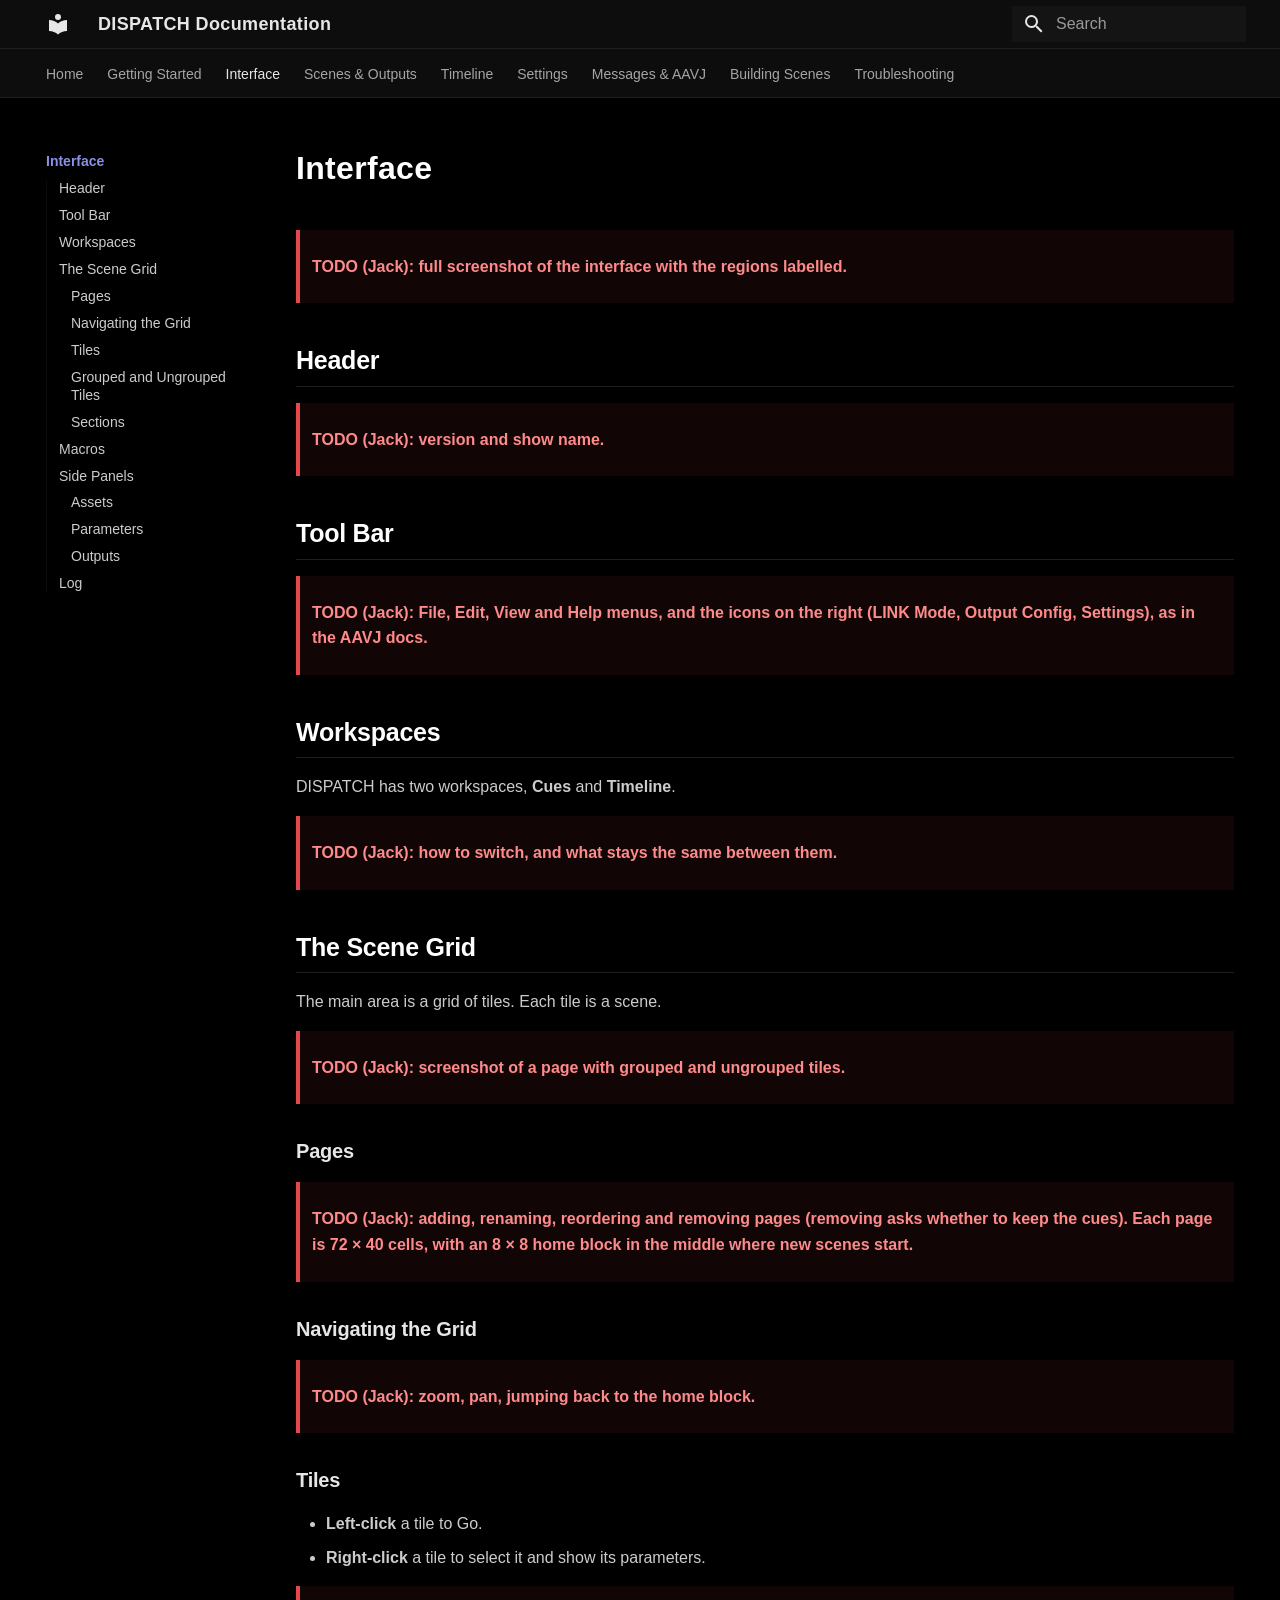
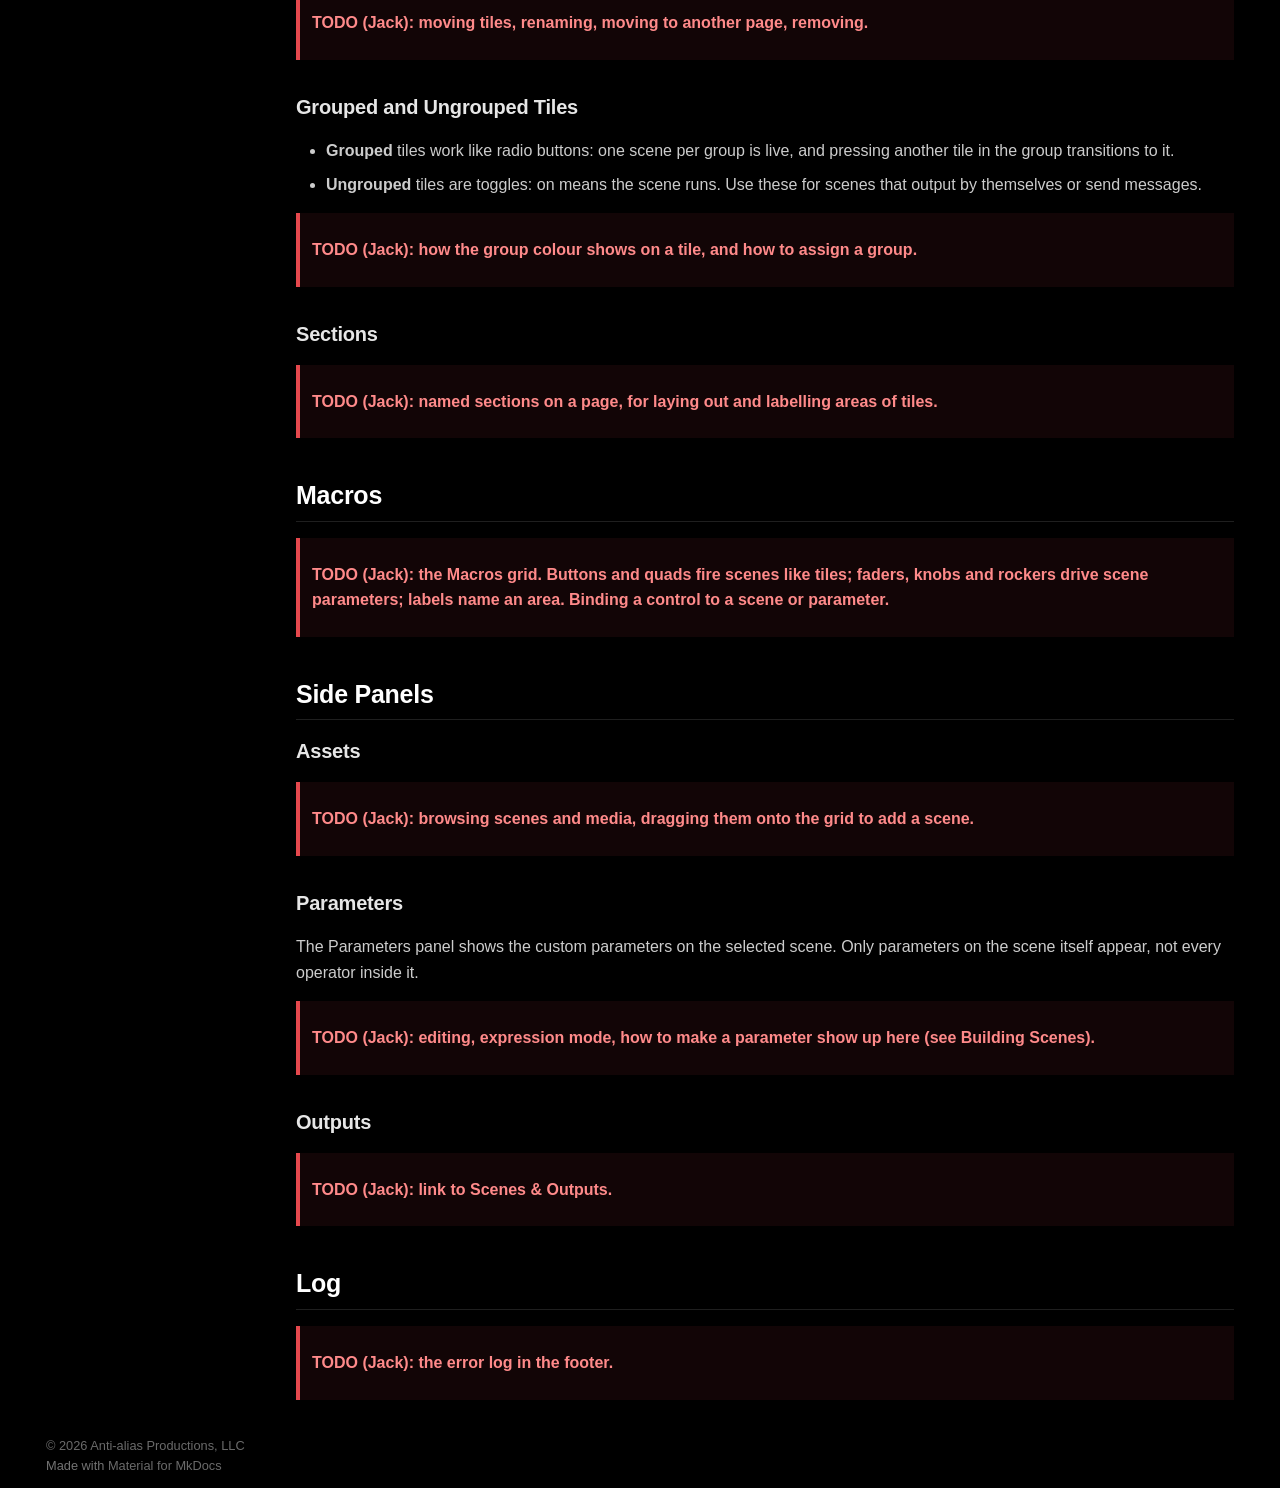
<file: interface/index.html>
<!doctype html>
<html lang="en" class="no-js">
  <head>
    
      <meta charset="utf-8">
      <meta name="viewport" content="width=device-width,initial-scale=1">
      
      
      
      
        <link rel="prev" href="../getting-started/">
      
      
        <link rel="next" href="../scenes-outputs/">
      
      
        
      
      
      <link rel="icon" href="../assets/images/favicon.png">
      <meta name="generator" content="mkdocs-1.6.1, mkdocs-material-9.7.7">
    
    
  
    <title>Interface - DISPATCH Documentation</title>
  

    
      <link rel="stylesheet" href="../assets/stylesheets/main.ec1eaa64.min.css">
      
        
        <link rel="stylesheet" href="../assets/stylesheets/palette.ab4e12ef.min.css">
      
      


    
    
      
    
    
      
    
    
      <link rel="stylesheet" href="../stylesheets/dispatch.css">
    
    <script>__md_scope=new URL("..",location),__md_hash=e=>[...e].reduce(((e,_)=>(e<<5)-e+_.charCodeAt(0)),0),__md_get=(e,_=localStorage,t=__md_scope)=>JSON.parse(_.getItem(t.pathname+"."+e)),__md_set=(e,_,t=localStorage,a=__md_scope)=>{try{t.setItem(a.pathname+"."+e,JSON.stringify(_))}catch(e){}}</script>
    
      

    
    
  </head>
  
  
    
    
    
    
    
    <body dir="ltr" data-md-color-scheme="dispatch" data-md-color-primary="custom" data-md-color-accent="custom">
  
    
    <input class="md-toggle" data-md-toggle="drawer" type="checkbox" id="__drawer" autocomplete="off">
    <input class="md-toggle" data-md-toggle="search" type="checkbox" id="__search" autocomplete="off">
    <label class="md-overlay" for="__drawer"></label>
    <div data-md-component="skip">
      
        
        <a href="#interface" class="md-skip">
          Skip to content
        </a>
      
    </div>
    <div data-md-component="announce">
      
    </div>
    
    
      

<header class="md-header" data-md-component="header">
  <nav class="md-header__inner md-grid" aria-label="Header">
    <a href=".." title="DISPATCH Documentation" class="md-header__button md-logo" aria-label="DISPATCH Documentation" data-md-component="logo">
      
  
  <svg xmlns="http://www.w3.org/2000/svg" viewBox="0 0 24 24"><path d="M12 8a3 3 0 0 0 3-3 3 3 0 0 0-3-3 3 3 0 0 0-3 3 3 3 0 0 0 3 3m0 3.54C9.64 9.35 6.5 8 3 8v11c3.5 0 6.64 1.35 9 3.54 2.36-2.19 5.5-3.54 9-3.54V8c-3.5 0-6.64 1.35-9 3.54"/></svg>

    </a>
    <label class="md-header__button md-icon" for="__drawer">
      
      <svg xmlns="http://www.w3.org/2000/svg" viewBox="0 0 24 24"><path d="M3 6h18v2H3zm0 5h18v2H3zm0 5h18v2H3z"/></svg>
    </label>
    <div class="md-header__title" data-md-component="header-title">
      <div class="md-header__ellipsis">
        <div class="md-header__topic">
          <span class="md-ellipsis">
            DISPATCH Documentation
          </span>
        </div>
        <div class="md-header__topic" data-md-component="header-topic">
          <span class="md-ellipsis">
            
              Interface
            
          </span>
        </div>
      </div>
    </div>
    
      
    
    
    
    
      
      
        <label class="md-header__button md-icon" for="__search">
          
          <svg xmlns="http://www.w3.org/2000/svg" viewBox="0 0 24 24"><path d="M9.5 3A6.5 6.5 0 0 1 16 9.5c0 1.61-.59 3.09-1.56 4.23l.27.27h.79l5 5-1.5 1.5-5-5v-.79l-.27-.27A6.52 6.52 0 0 1 9.5 16 6.5 6.5 0 0 1 3 9.5 6.5 6.5 0 0 1 9.5 3m0 2C7 5 5 7 5 9.5S7 14 9.5 14 14 12 14 9.5 12 5 9.5 5"/></svg>
        </label>
        <div class="md-search" data-md-component="search" role="dialog">
  <label class="md-search__overlay" for="__search"></label>
  <div class="md-search__inner" role="search">
    <form class="md-search__form" name="search">
      <input type="text" class="md-search__input" name="query" aria-label="Search" placeholder="Search" autocapitalize="off" autocorrect="off" autocomplete="off" spellcheck="false" data-md-component="search-query" required>
      <label class="md-search__icon md-icon" for="__search">
        
        <svg xmlns="http://www.w3.org/2000/svg" viewBox="0 0 24 24"><path d="M9.5 3A6.5 6.5 0 0 1 16 9.5c0 1.61-.59 3.09-1.56 4.23l.27.27h.79l5 5-1.5 1.5-5-5v-.79l-.27-.27A6.52 6.52 0 0 1 9.5 16 6.5 6.5 0 0 1 3 9.5 6.5 6.5 0 0 1 9.5 3m0 2C7 5 5 7 5 9.5S7 14 9.5 14 14 12 14 9.5 12 5 9.5 5"/></svg>
        
        <svg xmlns="http://www.w3.org/2000/svg" viewBox="0 0 24 24"><path d="M20 11v2H8l5.5 5.5-1.42 1.42L4.16 12l7.92-7.92L13.5 5.5 8 11z"/></svg>
      </label>
      <nav class="md-search__options" aria-label="Search">
        
        <button type="reset" class="md-search__icon md-icon" title="Clear" aria-label="Clear" tabindex="-1">
          
          <svg xmlns="http://www.w3.org/2000/svg" viewBox="0 0 24 24"><path d="M19 6.41 17.59 5 12 10.59 6.41 5 5 6.41 10.59 12 5 17.59 6.41 19 12 13.41 17.59 19 19 17.59 13.41 12z"/></svg>
        </button>
      </nav>
      
        <div class="md-search__suggest" data-md-component="search-suggest"></div>
      
    </form>
    <div class="md-search__output">
      <div class="md-search__scrollwrap" tabindex="0" data-md-scrollfix>
        <div class="md-search-result" data-md-component="search-result">
          <div class="md-search-result__meta">
            Initializing search
          </div>
          <ol class="md-search-result__list" role="presentation"></ol>
        </div>
      </div>
    </div>
  </div>
</div>
      
    
    
  </nav>
  
</header>
    
    <div class="md-container" data-md-component="container">
      
      
        
          
            
<nav class="md-tabs" aria-label="Tabs" data-md-component="tabs">
  <div class="md-grid">
    <ul class="md-tabs__list">
      
        
  
  
  
  
    <li class="md-tabs__item">
      <a href=".." class="md-tabs__link">
        
  
  
    
  
  Home

      </a>
    </li>
  

      
        
  
  
  
  
    <li class="md-tabs__item">
      <a href="../getting-started/" class="md-tabs__link">
        
  
  
    
  
  Getting Started

      </a>
    </li>
  

      
        
  
  
  
    
  
  
    <li class="md-tabs__item md-tabs__item--active">
      <a href="./" class="md-tabs__link">
        
  
  
    
  
  Interface

      </a>
    </li>
  

      
        
  
  
  
  
    <li class="md-tabs__item">
      <a href="../scenes-outputs/" class="md-tabs__link">
        
  
  
    
  
  Scenes & Outputs

      </a>
    </li>
  

      
        
  
  
  
  
    <li class="md-tabs__item">
      <a href="../timeline/" class="md-tabs__link">
        
  
  
    
  
  Timeline

      </a>
    </li>
  

      
        
  
  
  
  
    <li class="md-tabs__item">
      <a href="../settings/" class="md-tabs__link">
        
  
  
    
  
  Settings

      </a>
    </li>
  

      
        
  
  
  
  
    <li class="md-tabs__item">
      <a href="../messages/" class="md-tabs__link">
        
  
  
    
  
  Messages & AAVJ

      </a>
    </li>
  

      
        
  
  
  
  
    <li class="md-tabs__item">
      <a href="../building-scenes/" class="md-tabs__link">
        
  
  
    
  
  Building Scenes

      </a>
    </li>
  

      
        
  
  
  
  
    <li class="md-tabs__item">
      <a href="../troubleshooting/" class="md-tabs__link">
        
  
  
    
  
  Troubleshooting

      </a>
    </li>
  

      
    </ul>
  </div>
</nav>
          
        
      
      <main class="md-main" data-md-component="main">
        <div class="md-main__inner md-grid">
          
            
              
              <div class="md-sidebar md-sidebar--primary" data-md-component="sidebar" data-md-type="navigation" >
                <div class="md-sidebar__scrollwrap">
                  <div class="md-sidebar__inner">
                    


  


  

<nav class="md-nav md-nav--primary md-nav--lifted md-nav--integrated" aria-label="Navigation" data-md-level="0">
  <label class="md-nav__title" for="__drawer">
    <a href=".." title="DISPATCH Documentation" class="md-nav__button md-logo" aria-label="DISPATCH Documentation" data-md-component="logo">
      
  
  <svg xmlns="http://www.w3.org/2000/svg" viewBox="0 0 24 24"><path d="M12 8a3 3 0 0 0 3-3 3 3 0 0 0-3-3 3 3 0 0 0-3 3 3 3 0 0 0 3 3m0 3.54C9.64 9.35 6.5 8 3 8v11c3.5 0 6.64 1.35 9 3.54 2.36-2.19 5.5-3.54 9-3.54V8c-3.5 0-6.64 1.35-9 3.54"/></svg>

    </a>
    DISPATCH Documentation
  </label>
  
  <ul class="md-nav__list" data-md-scrollfix>
    
      
      
  
  
  
  
    <li class="md-nav__item">
      <a href=".." class="md-nav__link">
        
  
  
  <span class="md-ellipsis">
    
  
    Home
  

    
  </span>
  
  

      </a>
    </li>
  

    
      
      
  
  
  
  
    <li class="md-nav__item">
      <a href="../getting-started/" class="md-nav__link">
        
  
  
  <span class="md-ellipsis">
    
  
    Getting Started
  

    
  </span>
  
  

      </a>
    </li>
  

    
      
      
  
  
    
  
  
  
    <li class="md-nav__item md-nav__item--active">
      
      <input class="md-nav__toggle md-toggle" type="checkbox" id="__toc">
      
      
        
      
      
        <label class="md-nav__link md-nav__link--active" for="__toc">
          
  
  
  <span class="md-ellipsis">
    
  
    Interface
  

    
  </span>
  
  

          <span class="md-nav__icon md-icon"></span>
        </label>
      
      <a href="./" class="md-nav__link md-nav__link--active">
        
  
  
  <span class="md-ellipsis">
    
  
    Interface
  

    
  </span>
  
  

      </a>
      
        

<nav class="md-nav md-nav--secondary" aria-label="Table of contents">
  
  
  
    
  
  
    <label class="md-nav__title" for="__toc">
      <span class="md-nav__icon md-icon"></span>
      Table of contents
    </label>
    <ul class="md-nav__list" data-md-component="toc" data-md-scrollfix>
      
        <li class="md-nav__item">
  <a href="#header" class="md-nav__link">
    <span class="md-ellipsis">
      
        Header
      
    </span>
  </a>
  
</li>
      
        <li class="md-nav__item">
  <a href="#tool-bar" class="md-nav__link">
    <span class="md-ellipsis">
      
        Tool Bar
      
    </span>
  </a>
  
</li>
      
        <li class="md-nav__item">
  <a href="#workspaces" class="md-nav__link">
    <span class="md-ellipsis">
      
        Workspaces
      
    </span>
  </a>
  
</li>
      
        <li class="md-nav__item">
  <a href="#the-scene-grid" class="md-nav__link">
    <span class="md-ellipsis">
      
        The Scene Grid
      
    </span>
  </a>
  
    <nav class="md-nav" aria-label="The Scene Grid">
      <ul class="md-nav__list">
        
          <li class="md-nav__item">
  <a href="#pages" class="md-nav__link">
    <span class="md-ellipsis">
      
        Pages
      
    </span>
  </a>
  
</li>
        
          <li class="md-nav__item">
  <a href="#navigating-the-grid" class="md-nav__link">
    <span class="md-ellipsis">
      
        Navigating the Grid
      
    </span>
  </a>
  
</li>
        
          <li class="md-nav__item">
  <a href="#tiles" class="md-nav__link">
    <span class="md-ellipsis">
      
        Tiles
      
    </span>
  </a>
  
</li>
        
          <li class="md-nav__item">
  <a href="#grouped-and-ungrouped-tiles" class="md-nav__link">
    <span class="md-ellipsis">
      
        Grouped and Ungrouped Tiles
      
    </span>
  </a>
  
</li>
        
          <li class="md-nav__item">
  <a href="#sections" class="md-nav__link">
    <span class="md-ellipsis">
      
        Sections
      
    </span>
  </a>
  
</li>
        
      </ul>
    </nav>
  
</li>
      
        <li class="md-nav__item">
  <a href="#macros" class="md-nav__link">
    <span class="md-ellipsis">
      
        Macros
      
    </span>
  </a>
  
</li>
      
        <li class="md-nav__item">
  <a href="#side-panels" class="md-nav__link">
    <span class="md-ellipsis">
      
        Side Panels
      
    </span>
  </a>
  
    <nav class="md-nav" aria-label="Side Panels">
      <ul class="md-nav__list">
        
          <li class="md-nav__item">
  <a href="#assets" class="md-nav__link">
    <span class="md-ellipsis">
      
        Assets
      
    </span>
  </a>
  
</li>
        
          <li class="md-nav__item">
  <a href="#parameters" class="md-nav__link">
    <span class="md-ellipsis">
      
        Parameters
      
    </span>
  </a>
  
</li>
        
          <li class="md-nav__item">
  <a href="#outputs" class="md-nav__link">
    <span class="md-ellipsis">
      
        Outputs
      
    </span>
  </a>
  
</li>
        
      </ul>
    </nav>
  
</li>
      
        <li class="md-nav__item">
  <a href="#log" class="md-nav__link">
    <span class="md-ellipsis">
      
        Log
      
    </span>
  </a>
  
</li>
      
    </ul>
  
</nav>
      
    </li>
  

    
      
      
  
  
  
  
    <li class="md-nav__item">
      <a href="../scenes-outputs/" class="md-nav__link">
        
  
  
  <span class="md-ellipsis">
    
  
    Scenes & Outputs
  

    
  </span>
  
  

      </a>
    </li>
  

    
      
      
  
  
  
  
    <li class="md-nav__item">
      <a href="../timeline/" class="md-nav__link">
        
  
  
  <span class="md-ellipsis">
    
  
    Timeline
  

    
  </span>
  
  

      </a>
    </li>
  

    
      
      
  
  
  
  
    <li class="md-nav__item">
      <a href="../settings/" class="md-nav__link">
        
  
  
  <span class="md-ellipsis">
    
  
    Settings
  

    
  </span>
  
  

      </a>
    </li>
  

    
      
      
  
  
  
  
    <li class="md-nav__item">
      <a href="../messages/" class="md-nav__link">
        
  
  
  <span class="md-ellipsis">
    
  
    Messages & AAVJ
  

    
  </span>
  
  

      </a>
    </li>
  

    
      
      
  
  
  
  
    <li class="md-nav__item">
      <a href="../building-scenes/" class="md-nav__link">
        
  
  
  <span class="md-ellipsis">
    
  
    Building Scenes
  

    
  </span>
  
  

      </a>
    </li>
  

    
      
      
  
  
  
  
    <li class="md-nav__item">
      <a href="../troubleshooting/" class="md-nav__link">
        
  
  
  <span class="md-ellipsis">
    
  
    Troubleshooting
  

    
  </span>
  
  

      </a>
    </li>
  

    
  </ul>
</nav>
                  </div>
                </div>
              </div>
            
            
          
          
            <div class="md-content" data-md-component="content">
              
              <article class="md-content__inner md-typeset">
                
                  



<h1 id="interface">Interface</h1>
<blockquote>
<p><strong>TODO (Jack): full screenshot of the interface with the regions labelled.</strong></p>
</blockquote>
<h2 id="header">Header</h2>
<blockquote>
<p><strong>TODO (Jack): version and show name.</strong></p>
</blockquote>
<h2 id="tool-bar">Tool Bar</h2>
<blockquote>
<p><strong>TODO (Jack): File, Edit, View and Help menus, and the icons on the right (LINK Mode, Output Config, Settings), as in the AAVJ docs.</strong></p>
</blockquote>
<h2 id="workspaces">Workspaces</h2>
<p>DISPATCH has two workspaces, <strong>Cues</strong> and <strong>Timeline</strong>.</p>
<blockquote>
<p><strong>TODO (Jack): how to switch, and what stays the same between them.</strong></p>
</blockquote>
<h2 id="the-scene-grid">The Scene Grid</h2>
<p>The main area is a grid of tiles. Each tile is a scene.</p>
<blockquote>
<p><strong>TODO (Jack): screenshot of a page with grouped and ungrouped tiles.</strong></p>
</blockquote>
<h3 id="pages">Pages</h3>
<blockquote>
<p><strong>TODO (Jack): adding, renaming, reordering and removing pages (removing asks whether to keep the cues). Each page is 72 × 40 cells, with an 8 × 8 home block in the middle where new scenes start.</strong></p>
</blockquote>
<h3 id="navigating-the-grid">Navigating the Grid</h3>
<blockquote>
<p><strong>TODO (Jack): zoom, pan, jumping back to the home block.</strong></p>
</blockquote>
<h3 id="tiles">Tiles</h3>
<ul>
<li><strong>Left-click</strong> a tile to Go.</li>
<li><strong>Right-click</strong> a tile to select it and show its parameters.</li>
</ul>
<blockquote>
<p><strong>TODO (Jack): moving tiles, renaming, moving to another page, removing.</strong></p>
</blockquote>
<h3 id="grouped-and-ungrouped-tiles">Grouped and Ungrouped Tiles</h3>
<ul>
<li><strong>Grouped</strong> tiles work like radio buttons: one scene per group is live, and pressing another tile in the group transitions to it.</li>
<li><strong>Ungrouped</strong> tiles are toggles: on means the scene runs. Use these for scenes that output by themselves or send messages.</li>
</ul>
<blockquote>
<p><strong>TODO (Jack): how the group colour shows on a tile, and how to assign a group.</strong></p>
</blockquote>
<h3 id="sections">Sections</h3>
<blockquote>
<p><strong>TODO (Jack): named sections on a page, for laying out and labelling areas of tiles.</strong></p>
</blockquote>
<h2 id="macros">Macros</h2>
<blockquote>
<p><strong>TODO (Jack): the Macros grid. Buttons and quads fire scenes like tiles; faders, knobs and rockers drive scene parameters; labels name an area. Binding a control to a scene or parameter.</strong></p>
</blockquote>
<h2 id="side-panels">Side Panels</h2>
<h3 id="assets">Assets</h3>
<blockquote>
<p><strong>TODO (Jack): browsing scenes and media, dragging them onto the grid to add a scene.</strong></p>
</blockquote>
<h3 id="parameters">Parameters</h3>
<p>The Parameters panel shows the custom parameters on the selected scene. Only parameters on the scene itself appear, not every operator inside it.</p>
<blockquote>
<p><strong>TODO (Jack): editing, expression mode, how to make a parameter show up here (see Building Scenes).</strong></p>
</blockquote>
<h3 id="outputs">Outputs</h3>
<blockquote>
<p><strong>TODO (Jack): link to Scenes &amp; Outputs.</strong></p>
</blockquote>
<h2 id="log">Log</h2>
<blockquote>
<p><strong>TODO (Jack): the error log in the footer.</strong></p>
</blockquote>












                
              </article>
            </div>
          
          
  <script>var tabs=__md_get("__tabs");if(Array.isArray(tabs))e:for(var set of document.querySelectorAll(".tabbed-set")){var labels=set.querySelector(".tabbed-labels");for(var tab of tabs)for(var label of labels.getElementsByTagName("label"))if(label.innerText.trim()===tab){var input=document.getElementById(label.htmlFor);input.checked=!0;continue e}}</script>

<script>var target=document.getElementById(location.hash.slice(1));target&&target.name&&(target.checked=target.name.startsWith("__tabbed_"))</script>
        </div>
        
          <button type="button" class="md-top md-icon" data-md-component="top" hidden>
  
  <svg xmlns="http://www.w3.org/2000/svg" viewBox="0 0 24 24"><path d="M13 20h-2V8l-5.5 5.5-1.42-1.42L12 4.16l7.92 7.92-1.42 1.42L13 8z"/></svg>
  Back to top
</button>
        
      </main>
      
        <footer class="md-footer">
  
  <div class="md-footer-meta md-typeset">
    <div class="md-footer-meta__inner md-grid">
      <div class="md-copyright">
  
    <div class="md-copyright__highlight">
      &copy; 2026 <a href="https://github.com/anti-alias-arts" target="blank" rel="noopener">Anti-alias Productions, LLC </a>

    </div>
  
  
    Made with
    <a href="https://squidfunk.github.io/mkdocs-material/" target="_blank" rel="noopener">
      Material for MkDocs
    </a>
  
</div>
      
    </div>
  </div>
</footer>
      
    </div>
    <div class="md-dialog" data-md-component="dialog">
      <div class="md-dialog__inner md-typeset"></div>
    </div>
    
    
    
      
      
      <script id="__config" type="application/json">{"annotate": null, "base": "..", "features": ["navigation.tabs", "navigation.sections", "toc.integrate", "navigation.top", "search.suggest", "search.highlight", "content.tabs.link", "content.code.annotation", "content.code.copy"], "search": "../assets/javascripts/workers/search.2c215733.min.js", "tags": null, "translations": {"clipboard.copied": "Copied to clipboard", "clipboard.copy": "Copy to clipboard", "search.result.more.one": "1 more on this page", "search.result.more.other": "# more on this page", "search.result.none": "No matching documents", "search.result.one": "1 matching document", "search.result.other": "# matching documents", "search.result.placeholder": "Type to start searching", "search.result.term.missing": "Missing", "select.version": "Select version"}, "version": null}</script>
    
    
      <script src="../assets/javascripts/bundle.d7400e89.min.js"></script>
      
    
  </body>
</html>
</file>
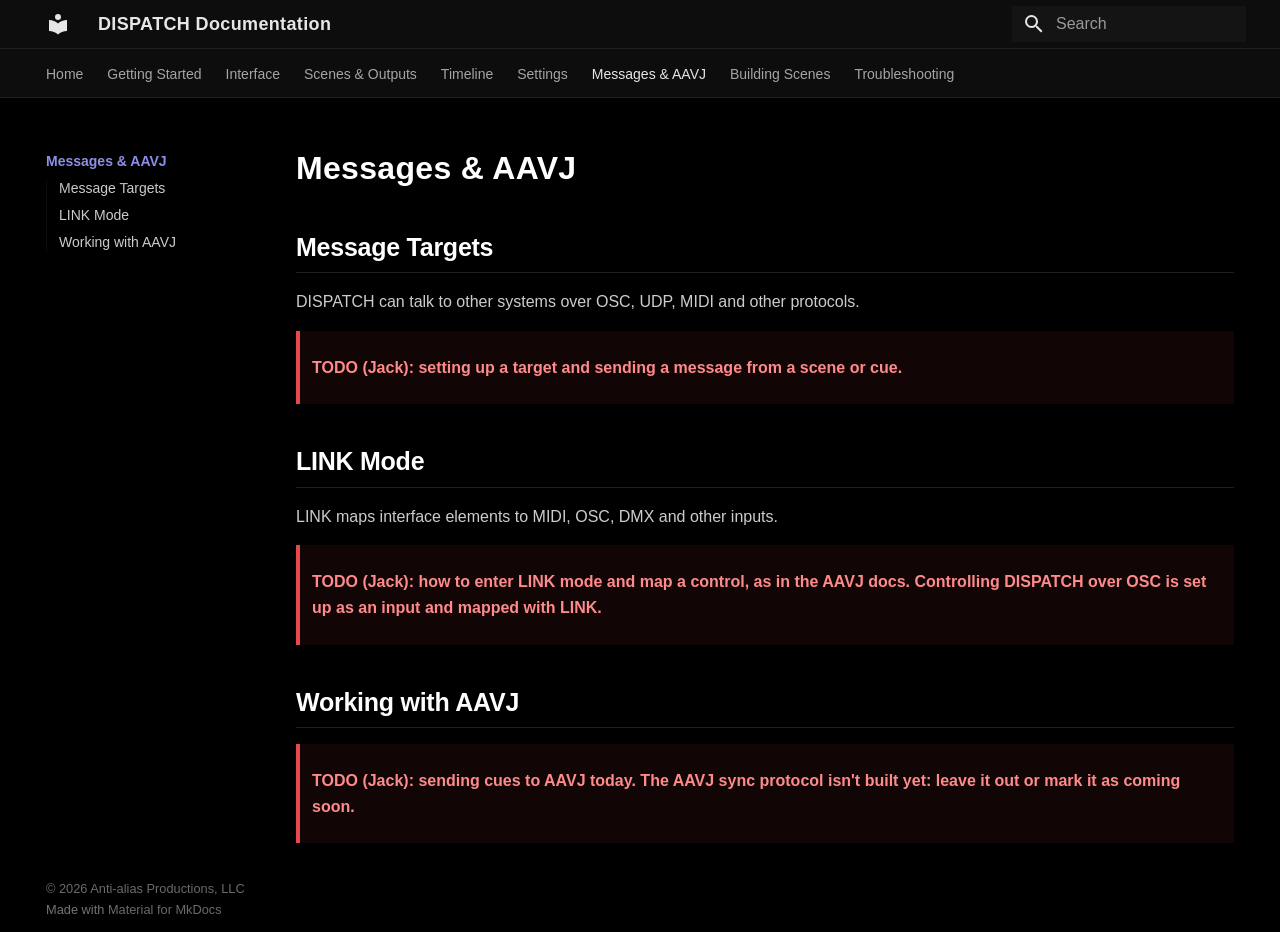
<file: messages/index.html>
<!doctype html>
<html lang="en" class="no-js">
  <head>
    
      <meta charset="utf-8">
      <meta name="viewport" content="width=device-width,initial-scale=1">
      
      
      
      
        <link rel="prev" href="../settings/">
      
      
        <link rel="next" href="../building-scenes/">
      
      
        
      
      
      <link rel="icon" href="../assets/images/favicon.png">
      <meta name="generator" content="mkdocs-1.6.1, mkdocs-material-9.7.7">
    
    
  
    <title>Messages & AAVJ - DISPATCH Documentation</title>
  

    
      <link rel="stylesheet" href="../assets/stylesheets/main.ec1eaa64.min.css">
      
        
        <link rel="stylesheet" href="../assets/stylesheets/palette.ab4e12ef.min.css">
      
      


    
    
      
    
    
      
    
    
      <link rel="stylesheet" href="../stylesheets/dispatch.css">
    
    <script>__md_scope=new URL("..",location),__md_hash=e=>[...e].reduce(((e,_)=>(e<<5)-e+_.charCodeAt(0)),0),__md_get=(e,_=localStorage,t=__md_scope)=>JSON.parse(_.getItem(t.pathname+"."+e)),__md_set=(e,_,t=localStorage,a=__md_scope)=>{try{t.setItem(a.pathname+"."+e,JSON.stringify(_))}catch(e){}}</script>
    
      

    
    
  </head>
  
  
    
    
    
    
    
    <body dir="ltr" data-md-color-scheme="dispatch" data-md-color-primary="custom" data-md-color-accent="custom">
  
    
    <input class="md-toggle" data-md-toggle="drawer" type="checkbox" id="__drawer" autocomplete="off">
    <input class="md-toggle" data-md-toggle="search" type="checkbox" id="__search" autocomplete="off">
    <label class="md-overlay" for="__drawer"></label>
    <div data-md-component="skip">
      
        
        <a href="#messages-aavj" class="md-skip">
          Skip to content
        </a>
      
    </div>
    <div data-md-component="announce">
      
    </div>
    
    
      

<header class="md-header" data-md-component="header">
  <nav class="md-header__inner md-grid" aria-label="Header">
    <a href=".." title="DISPATCH Documentation" class="md-header__button md-logo" aria-label="DISPATCH Documentation" data-md-component="logo">
      
  
  <svg xmlns="http://www.w3.org/2000/svg" viewBox="0 0 24 24"><path d="M12 8a3 3 0 0 0 3-3 3 3 0 0 0-3-3 3 3 0 0 0-3 3 3 3 0 0 0 3 3m0 3.54C9.64 9.35 6.5 8 3 8v11c3.5 0 6.64 1.35 9 3.54 2.36-2.19 5.5-3.54 9-3.54V8c-3.5 0-6.64 1.35-9 3.54"/></svg>

    </a>
    <label class="md-header__button md-icon" for="__drawer">
      
      <svg xmlns="http://www.w3.org/2000/svg" viewBox="0 0 24 24"><path d="M3 6h18v2H3zm0 5h18v2H3zm0 5h18v2H3z"/></svg>
    </label>
    <div class="md-header__title" data-md-component="header-title">
      <div class="md-header__ellipsis">
        <div class="md-header__topic">
          <span class="md-ellipsis">
            DISPATCH Documentation
          </span>
        </div>
        <div class="md-header__topic" data-md-component="header-topic">
          <span class="md-ellipsis">
            
              Messages & AAVJ
            
          </span>
        </div>
      </div>
    </div>
    
      
    
    
    
    
      
      
        <label class="md-header__button md-icon" for="__search">
          
          <svg xmlns="http://www.w3.org/2000/svg" viewBox="0 0 24 24"><path d="M9.5 3A6.5 6.5 0 0 1 16 9.5c0 1.61-.59 3.09-1.56 4.23l.27.27h.79l5 5-1.5 1.5-5-5v-.79l-.27-.27A6.52 6.52 0 0 1 9.5 16 6.5 6.5 0 0 1 3 9.5 6.5 6.5 0 0 1 9.5 3m0 2C7 5 5 7 5 9.5S7 14 9.5 14 14 12 14 9.5 12 5 9.5 5"/></svg>
        </label>
        <div class="md-search" data-md-component="search" role="dialog">
  <label class="md-search__overlay" for="__search"></label>
  <div class="md-search__inner" role="search">
    <form class="md-search__form" name="search">
      <input type="text" class="md-search__input" name="query" aria-label="Search" placeholder="Search" autocapitalize="off" autocorrect="off" autocomplete="off" spellcheck="false" data-md-component="search-query" required>
      <label class="md-search__icon md-icon" for="__search">
        
        <svg xmlns="http://www.w3.org/2000/svg" viewBox="0 0 24 24"><path d="M9.5 3A6.5 6.5 0 0 1 16 9.5c0 1.61-.59 3.09-1.56 4.23l.27.27h.79l5 5-1.5 1.5-5-5v-.79l-.27-.27A6.52 6.52 0 0 1 9.5 16 6.5 6.5 0 0 1 3 9.5 6.5 6.5 0 0 1 9.5 3m0 2C7 5 5 7 5 9.5S7 14 9.5 14 14 12 14 9.5 12 5 9.5 5"/></svg>
        
        <svg xmlns="http://www.w3.org/2000/svg" viewBox="0 0 24 24"><path d="M20 11v2H8l5.5 5.5-1.42 1.42L4.16 12l7.92-7.92L13.5 5.5 8 11z"/></svg>
      </label>
      <nav class="md-search__options" aria-label="Search">
        
        <button type="reset" class="md-search__icon md-icon" title="Clear" aria-label="Clear" tabindex="-1">
          
          <svg xmlns="http://www.w3.org/2000/svg" viewBox="0 0 24 24"><path d="M19 6.41 17.59 5 12 10.59 6.41 5 5 6.41 10.59 12 5 17.59 6.41 19 12 13.41 17.59 19 19 17.59 13.41 12z"/></svg>
        </button>
      </nav>
      
        <div class="md-search__suggest" data-md-component="search-suggest"></div>
      
    </form>
    <div class="md-search__output">
      <div class="md-search__scrollwrap" tabindex="0" data-md-scrollfix>
        <div class="md-search-result" data-md-component="search-result">
          <div class="md-search-result__meta">
            Initializing search
          </div>
          <ol class="md-search-result__list" role="presentation"></ol>
        </div>
      </div>
    </div>
  </div>
</div>
      
    
    
  </nav>
  
</header>
    
    <div class="md-container" data-md-component="container">
      
      
        
          
            
<nav class="md-tabs" aria-label="Tabs" data-md-component="tabs">
  <div class="md-grid">
    <ul class="md-tabs__list">
      
        
  
  
  
  
    <li class="md-tabs__item">
      <a href=".." class="md-tabs__link">
        
  
  
    
  
  Home

      </a>
    </li>
  

      
        
  
  
  
  
    <li class="md-tabs__item">
      <a href="../getting-started/" class="md-tabs__link">
        
  
  
    
  
  Getting Started

      </a>
    </li>
  

      
        
  
  
  
  
    <li class="md-tabs__item">
      <a href="../interface/" class="md-tabs__link">
        
  
  
    
  
  Interface

      </a>
    </li>
  

      
        
  
  
  
  
    <li class="md-tabs__item">
      <a href="../scenes-outputs/" class="md-tabs__link">
        
  
  
    
  
  Scenes & Outputs

      </a>
    </li>
  

      
        
  
  
  
  
    <li class="md-tabs__item">
      <a href="../timeline/" class="md-tabs__link">
        
  
  
    
  
  Timeline

      </a>
    </li>
  

      
        
  
  
  
  
    <li class="md-tabs__item">
      <a href="../settings/" class="md-tabs__link">
        
  
  
    
  
  Settings

      </a>
    </li>
  

      
        
  
  
  
    
  
  
    <li class="md-tabs__item md-tabs__item--active">
      <a href="./" class="md-tabs__link">
        
  
  
    
  
  Messages & AAVJ

      </a>
    </li>
  

      
        
  
  
  
  
    <li class="md-tabs__item">
      <a href="../building-scenes/" class="md-tabs__link">
        
  
  
    
  
  Building Scenes

      </a>
    </li>
  

      
        
  
  
  
  
    <li class="md-tabs__item">
      <a href="../troubleshooting/" class="md-tabs__link">
        
  
  
    
  
  Troubleshooting

      </a>
    </li>
  

      
    </ul>
  </div>
</nav>
          
        
      
      <main class="md-main" data-md-component="main">
        <div class="md-main__inner md-grid">
          
            
              
              <div class="md-sidebar md-sidebar--primary" data-md-component="sidebar" data-md-type="navigation" >
                <div class="md-sidebar__scrollwrap">
                  <div class="md-sidebar__inner">
                    


  


  

<nav class="md-nav md-nav--primary md-nav--lifted md-nav--integrated" aria-label="Navigation" data-md-level="0">
  <label class="md-nav__title" for="__drawer">
    <a href=".." title="DISPATCH Documentation" class="md-nav__button md-logo" aria-label="DISPATCH Documentation" data-md-component="logo">
      
  
  <svg xmlns="http://www.w3.org/2000/svg" viewBox="0 0 24 24"><path d="M12 8a3 3 0 0 0 3-3 3 3 0 0 0-3-3 3 3 0 0 0-3 3 3 3 0 0 0 3 3m0 3.54C9.64 9.35 6.5 8 3 8v11c3.5 0 6.64 1.35 9 3.54 2.36-2.19 5.5-3.54 9-3.54V8c-3.5 0-6.64 1.35-9 3.54"/></svg>

    </a>
    DISPATCH Documentation
  </label>
  
  <ul class="md-nav__list" data-md-scrollfix>
    
      
      
  
  
  
  
    <li class="md-nav__item">
      <a href=".." class="md-nav__link">
        
  
  
  <span class="md-ellipsis">
    
  
    Home
  

    
  </span>
  
  

      </a>
    </li>
  

    
      
      
  
  
  
  
    <li class="md-nav__item">
      <a href="../getting-started/" class="md-nav__link">
        
  
  
  <span class="md-ellipsis">
    
  
    Getting Started
  

    
  </span>
  
  

      </a>
    </li>
  

    
      
      
  
  
  
  
    <li class="md-nav__item">
      <a href="../interface/" class="md-nav__link">
        
  
  
  <span class="md-ellipsis">
    
  
    Interface
  

    
  </span>
  
  

      </a>
    </li>
  

    
      
      
  
  
  
  
    <li class="md-nav__item">
      <a href="../scenes-outputs/" class="md-nav__link">
        
  
  
  <span class="md-ellipsis">
    
  
    Scenes & Outputs
  

    
  </span>
  
  

      </a>
    </li>
  

    
      
      
  
  
  
  
    <li class="md-nav__item">
      <a href="../timeline/" class="md-nav__link">
        
  
  
  <span class="md-ellipsis">
    
  
    Timeline
  

    
  </span>
  
  

      </a>
    </li>
  

    
      
      
  
  
  
  
    <li class="md-nav__item">
      <a href="../settings/" class="md-nav__link">
        
  
  
  <span class="md-ellipsis">
    
  
    Settings
  

    
  </span>
  
  

      </a>
    </li>
  

    
      
      
  
  
    
  
  
  
    <li class="md-nav__item md-nav__item--active">
      
      <input class="md-nav__toggle md-toggle" type="checkbox" id="__toc">
      
      
        
      
      
        <label class="md-nav__link md-nav__link--active" for="__toc">
          
  
  
  <span class="md-ellipsis">
    
  
    Messages & AAVJ
  

    
  </span>
  
  

          <span class="md-nav__icon md-icon"></span>
        </label>
      
      <a href="./" class="md-nav__link md-nav__link--active">
        
  
  
  <span class="md-ellipsis">
    
  
    Messages & AAVJ
  

    
  </span>
  
  

      </a>
      
        

<nav class="md-nav md-nav--secondary" aria-label="Table of contents">
  
  
  
    
  
  
    <label class="md-nav__title" for="__toc">
      <span class="md-nav__icon md-icon"></span>
      Table of contents
    </label>
    <ul class="md-nav__list" data-md-component="toc" data-md-scrollfix>
      
        <li class="md-nav__item">
  <a href="#message-targets" class="md-nav__link">
    <span class="md-ellipsis">
      
        Message Targets
      
    </span>
  </a>
  
</li>
      
        <li class="md-nav__item">
  <a href="#link-mode" class="md-nav__link">
    <span class="md-ellipsis">
      
        LINK Mode
      
    </span>
  </a>
  
</li>
      
        <li class="md-nav__item">
  <a href="#working-with-aavj" class="md-nav__link">
    <span class="md-ellipsis">
      
        Working with AAVJ
      
    </span>
  </a>
  
</li>
      
    </ul>
  
</nav>
      
    </li>
  

    
      
      
  
  
  
  
    <li class="md-nav__item">
      <a href="../building-scenes/" class="md-nav__link">
        
  
  
  <span class="md-ellipsis">
    
  
    Building Scenes
  

    
  </span>
  
  

      </a>
    </li>
  

    
      
      
  
  
  
  
    <li class="md-nav__item">
      <a href="../troubleshooting/" class="md-nav__link">
        
  
  
  <span class="md-ellipsis">
    
  
    Troubleshooting
  

    
  </span>
  
  

      </a>
    </li>
  

    
  </ul>
</nav>
                  </div>
                </div>
              </div>
            
            
          
          
            <div class="md-content" data-md-component="content">
              
              <article class="md-content__inner md-typeset">
                
                  



<h1 id="messages-aavj">Messages &amp; AAVJ</h1>
<h2 id="message-targets">Message Targets</h2>
<p>DISPATCH can talk to other systems over OSC, UDP, MIDI and other protocols.</p>
<blockquote>
<p><strong>TODO (Jack): setting up a target and sending a message from a scene or cue.</strong></p>
</blockquote>
<h2 id="link-mode">LINK Mode</h2>
<p>LINK maps interface elements to MIDI, OSC, DMX and other inputs.</p>
<blockquote>
<p><strong>TODO (Jack): how to enter LINK mode and map a control, as in the AAVJ docs. Controlling DISPATCH over OSC is set up as an input and mapped with LINK.</strong></p>
</blockquote>
<h2 id="working-with-aavj">Working with AAVJ</h2>
<blockquote>
<p><strong>TODO (Jack): sending cues to AAVJ today. The AAVJ sync protocol isn't built yet: leave it out or mark it as coming soon.</strong></p>
</blockquote>












                
              </article>
            </div>
          
          
  <script>var tabs=__md_get("__tabs");if(Array.isArray(tabs))e:for(var set of document.querySelectorAll(".tabbed-set")){var labels=set.querySelector(".tabbed-labels");for(var tab of tabs)for(var label of labels.getElementsByTagName("label"))if(label.innerText.trim()===tab){var input=document.getElementById(label.htmlFor);input.checked=!0;continue e}}</script>

<script>var target=document.getElementById(location.hash.slice(1));target&&target.name&&(target.checked=target.name.startsWith("__tabbed_"))</script>
        </div>
        
          <button type="button" class="md-top md-icon" data-md-component="top" hidden>
  
  <svg xmlns="http://www.w3.org/2000/svg" viewBox="0 0 24 24"><path d="M13 20h-2V8l-5.5 5.5-1.42-1.42L12 4.16l7.92 7.92-1.42 1.42L13 8z"/></svg>
  Back to top
</button>
        
      </main>
      
        <footer class="md-footer">
  
  <div class="md-footer-meta md-typeset">
    <div class="md-footer-meta__inner md-grid">
      <div class="md-copyright">
  
    <div class="md-copyright__highlight">
      &copy; 2026 <a href="https://github.com/anti-alias-arts" target="blank" rel="noopener">Anti-alias Productions, LLC </a>

    </div>
  
  
    Made with
    <a href="https://squidfunk.github.io/mkdocs-material/" target="_blank" rel="noopener">
      Material for MkDocs
    </a>
  
</div>
      
    </div>
  </div>
</footer>
      
    </div>
    <div class="md-dialog" data-md-component="dialog">
      <div class="md-dialog__inner md-typeset"></div>
    </div>
    
    
    
      
      
      <script id="__config" type="application/json">{"annotate": null, "base": "..", "features": ["navigation.tabs", "navigation.sections", "toc.integrate", "navigation.top", "search.suggest", "search.highlight", "content.tabs.link", "content.code.annotation", "content.code.copy"], "search": "../assets/javascripts/workers/search.2c215733.min.js", "tags": null, "translations": {"clipboard.copied": "Copied to clipboard", "clipboard.copy": "Copy to clipboard", "search.result.more.one": "1 more on this page", "search.result.more.other": "# more on this page", "search.result.none": "No matching documents", "search.result.one": "1 matching document", "search.result.other": "# matching documents", "search.result.placeholder": "Type to start searching", "search.result.term.missing": "Missing", "select.version": "Select version"}, "version": null}</script>
    
    
      <script src="../assets/javascripts/bundle.d7400e89.min.js"></script>
      
    
  </body>
</html>
</file>
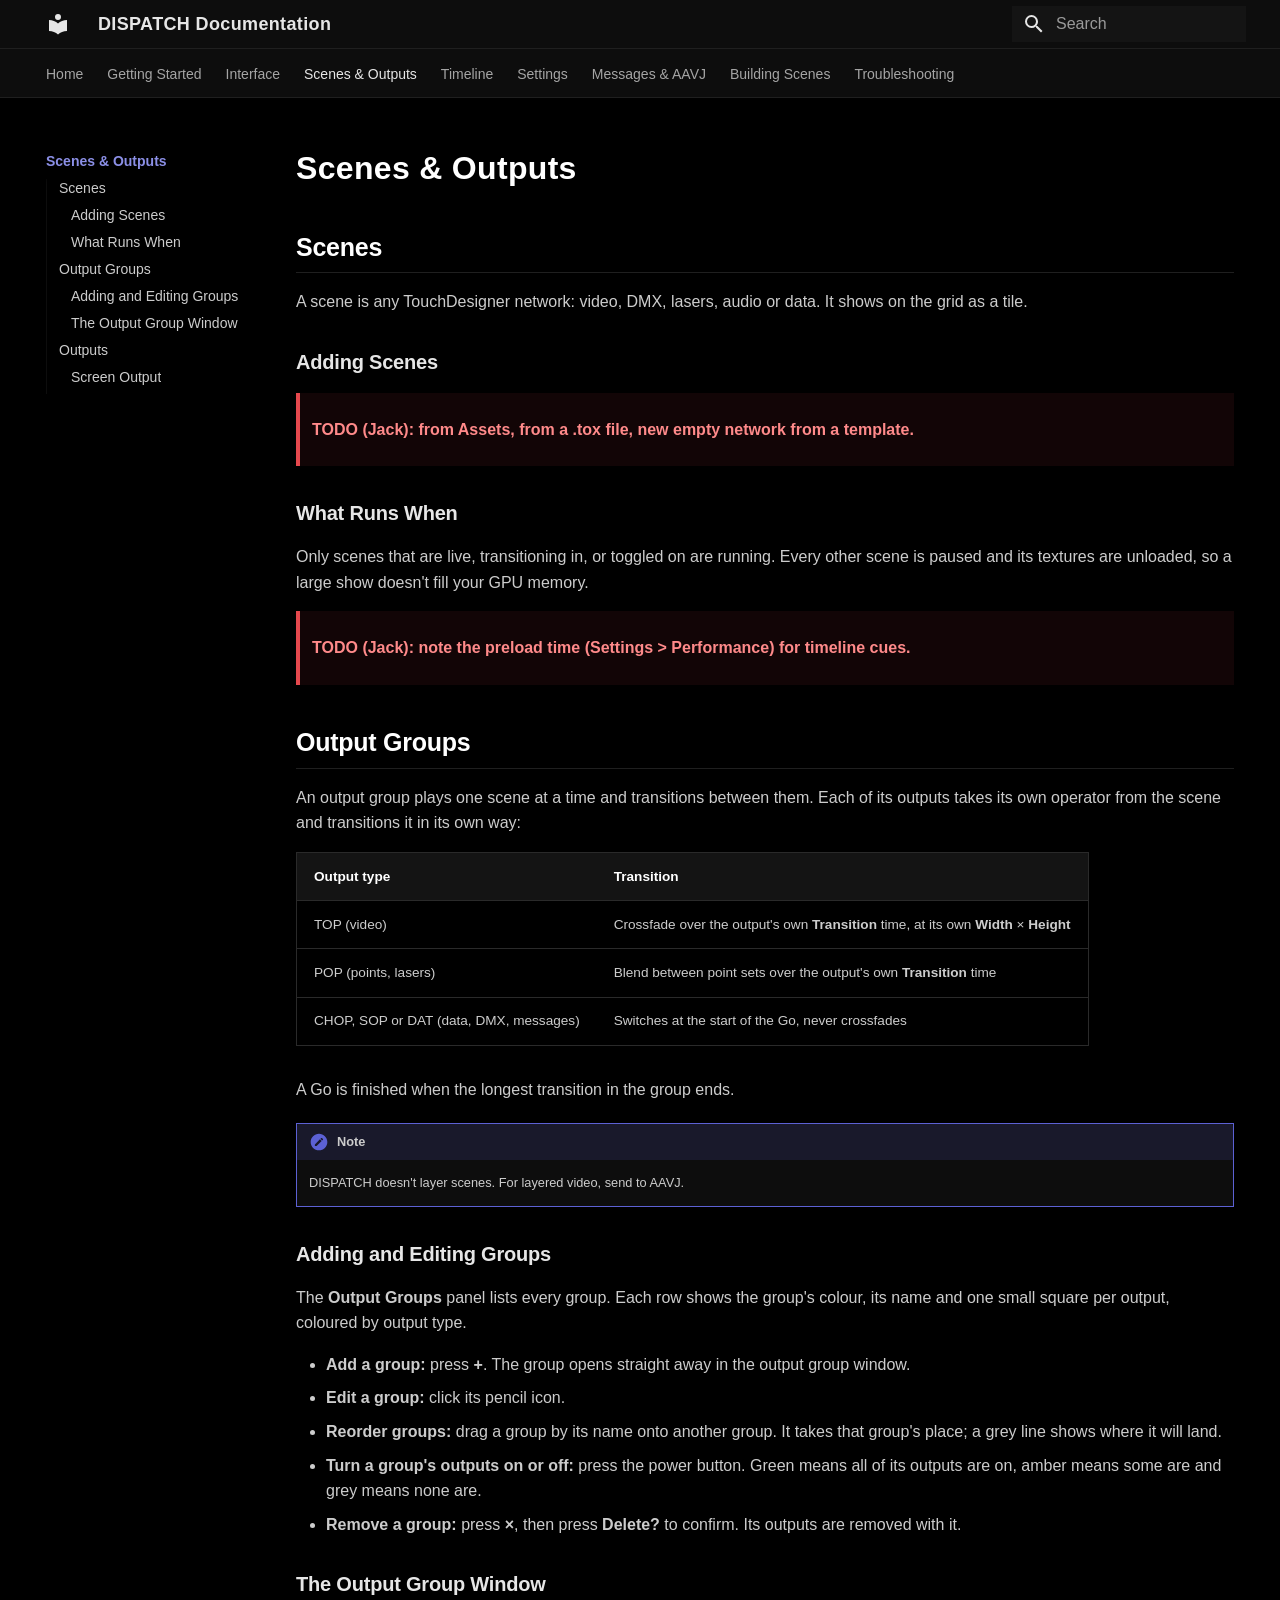
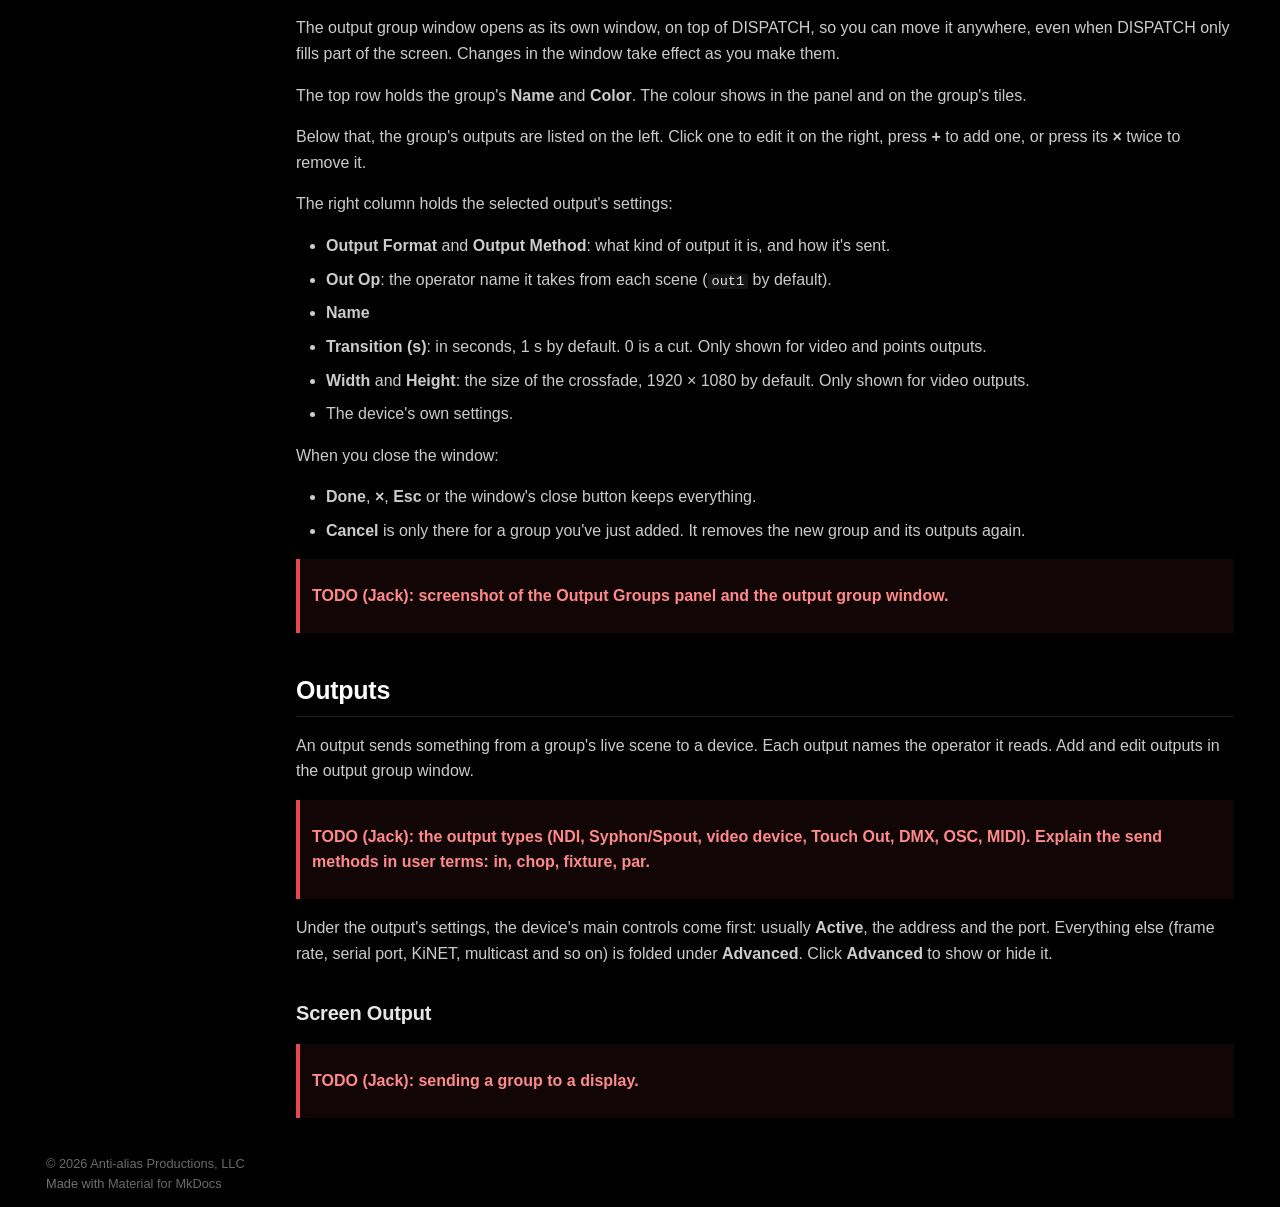
<file: scenes-outputs/index.html>
<!doctype html>
<html lang="en" class="no-js">
  <head>
    
      <meta charset="utf-8">
      <meta name="viewport" content="width=device-width,initial-scale=1">
      
      
      
      
        <link rel="prev" href="../interface/">
      
      
        <link rel="next" href="../timeline/">
      
      
        
      
      
      <link rel="icon" href="../assets/images/favicon.png">
      <meta name="generator" content="mkdocs-1.6.1, mkdocs-material-9.7.7">
    
    
  
    <title>Scenes & Outputs - DISPATCH Documentation</title>
  

    
      <link rel="stylesheet" href="../assets/stylesheets/main.ec1eaa64.min.css">
      
        
        <link rel="stylesheet" href="../assets/stylesheets/palette.ab4e12ef.min.css">
      
      


    
    
      
    
    
      
    
    
      <link rel="stylesheet" href="../stylesheets/dispatch.css">
    
    <script>__md_scope=new URL("..",location),__md_hash=e=>[...e].reduce(((e,_)=>(e<<5)-e+_.charCodeAt(0)),0),__md_get=(e,_=localStorage,t=__md_scope)=>JSON.parse(_.getItem(t.pathname+"."+e)),__md_set=(e,_,t=localStorage,a=__md_scope)=>{try{t.setItem(a.pathname+"."+e,JSON.stringify(_))}catch(e){}}</script>
    
      

    
    
  </head>
  
  
    
    
    
    
    
    <body dir="ltr" data-md-color-scheme="dispatch" data-md-color-primary="custom" data-md-color-accent="custom">
  
    
    <input class="md-toggle" data-md-toggle="drawer" type="checkbox" id="__drawer" autocomplete="off">
    <input class="md-toggle" data-md-toggle="search" type="checkbox" id="__search" autocomplete="off">
    <label class="md-overlay" for="__drawer"></label>
    <div data-md-component="skip">
      
        
        <a href="#scenes-outputs" class="md-skip">
          Skip to content
        </a>
      
    </div>
    <div data-md-component="announce">
      
    </div>
    
    
      

<header class="md-header" data-md-component="header">
  <nav class="md-header__inner md-grid" aria-label="Header">
    <a href=".." title="DISPATCH Documentation" class="md-header__button md-logo" aria-label="DISPATCH Documentation" data-md-component="logo">
      
  
  <svg xmlns="http://www.w3.org/2000/svg" viewBox="0 0 24 24"><path d="M12 8a3 3 0 0 0 3-3 3 3 0 0 0-3-3 3 3 0 0 0-3 3 3 3 0 0 0 3 3m0 3.54C9.64 9.35 6.5 8 3 8v11c3.5 0 6.64 1.35 9 3.54 2.36-2.19 5.5-3.54 9-3.54V8c-3.5 0-6.64 1.35-9 3.54"/></svg>

    </a>
    <label class="md-header__button md-icon" for="__drawer">
      
      <svg xmlns="http://www.w3.org/2000/svg" viewBox="0 0 24 24"><path d="M3 6h18v2H3zm0 5h18v2H3zm0 5h18v2H3z"/></svg>
    </label>
    <div class="md-header__title" data-md-component="header-title">
      <div class="md-header__ellipsis">
        <div class="md-header__topic">
          <span class="md-ellipsis">
            DISPATCH Documentation
          </span>
        </div>
        <div class="md-header__topic" data-md-component="header-topic">
          <span class="md-ellipsis">
            
              Scenes & Outputs
            
          </span>
        </div>
      </div>
    </div>
    
      
    
    
    
    
      
      
        <label class="md-header__button md-icon" for="__search">
          
          <svg xmlns="http://www.w3.org/2000/svg" viewBox="0 0 24 24"><path d="M9.5 3A6.5 6.5 0 0 1 16 9.5c0 1.61-.59 3.09-1.56 4.23l.27.27h.79l5 5-1.5 1.5-5-5v-.79l-.27-.27A6.52 6.52 0 0 1 9.5 16 6.5 6.5 0 0 1 3 9.5 6.5 6.5 0 0 1 9.5 3m0 2C7 5 5 7 5 9.5S7 14 9.5 14 14 12 14 9.5 12 5 9.5 5"/></svg>
        </label>
        <div class="md-search" data-md-component="search" role="dialog">
  <label class="md-search__overlay" for="__search"></label>
  <div class="md-search__inner" role="search">
    <form class="md-search__form" name="search">
      <input type="text" class="md-search__input" name="query" aria-label="Search" placeholder="Search" autocapitalize="off" autocorrect="off" autocomplete="off" spellcheck="false" data-md-component="search-query" required>
      <label class="md-search__icon md-icon" for="__search">
        
        <svg xmlns="http://www.w3.org/2000/svg" viewBox="0 0 24 24"><path d="M9.5 3A6.5 6.5 0 0 1 16 9.5c0 1.61-.59 3.09-1.56 4.23l.27.27h.79l5 5-1.5 1.5-5-5v-.79l-.27-.27A6.52 6.52 0 0 1 9.5 16 6.5 6.5 0 0 1 3 9.5 6.5 6.5 0 0 1 9.5 3m0 2C7 5 5 7 5 9.5S7 14 9.5 14 14 12 14 9.5 12 5 9.5 5"/></svg>
        
        <svg xmlns="http://www.w3.org/2000/svg" viewBox="0 0 24 24"><path d="M20 11v2H8l5.5 5.5-1.42 1.42L4.16 12l7.92-7.92L13.5 5.5 8 11z"/></svg>
      </label>
      <nav class="md-search__options" aria-label="Search">
        
        <button type="reset" class="md-search__icon md-icon" title="Clear" aria-label="Clear" tabindex="-1">
          
          <svg xmlns="http://www.w3.org/2000/svg" viewBox="0 0 24 24"><path d="M19 6.41 17.59 5 12 10.59 6.41 5 5 6.41 10.59 12 5 17.59 6.41 19 12 13.41 17.59 19 19 17.59 13.41 12z"/></svg>
        </button>
      </nav>
      
        <div class="md-search__suggest" data-md-component="search-suggest"></div>
      
    </form>
    <div class="md-search__output">
      <div class="md-search__scrollwrap" tabindex="0" data-md-scrollfix>
        <div class="md-search-result" data-md-component="search-result">
          <div class="md-search-result__meta">
            Initializing search
          </div>
          <ol class="md-search-result__list" role="presentation"></ol>
        </div>
      </div>
    </div>
  </div>
</div>
      
    
    
  </nav>
  
</header>
    
    <div class="md-container" data-md-component="container">
      
      
        
          
            
<nav class="md-tabs" aria-label="Tabs" data-md-component="tabs">
  <div class="md-grid">
    <ul class="md-tabs__list">
      
        
  
  
  
  
    <li class="md-tabs__item">
      <a href=".." class="md-tabs__link">
        
  
  
    
  
  Home

      </a>
    </li>
  

      
        
  
  
  
  
    <li class="md-tabs__item">
      <a href="../getting-started/" class="md-tabs__link">
        
  
  
    
  
  Getting Started

      </a>
    </li>
  

      
        
  
  
  
  
    <li class="md-tabs__item">
      <a href="../interface/" class="md-tabs__link">
        
  
  
    
  
  Interface

      </a>
    </li>
  

      
        
  
  
  
    
  
  
    <li class="md-tabs__item md-tabs__item--active">
      <a href="./" class="md-tabs__link">
        
  
  
    
  
  Scenes & Outputs

      </a>
    </li>
  

      
        
  
  
  
  
    <li class="md-tabs__item">
      <a href="../timeline/" class="md-tabs__link">
        
  
  
    
  
  Timeline

      </a>
    </li>
  

      
        
  
  
  
  
    <li class="md-tabs__item">
      <a href="../settings/" class="md-tabs__link">
        
  
  
    
  
  Settings

      </a>
    </li>
  

      
        
  
  
  
  
    <li class="md-tabs__item">
      <a href="../messages/" class="md-tabs__link">
        
  
  
    
  
  Messages & AAVJ

      </a>
    </li>
  

      
        
  
  
  
  
    <li class="md-tabs__item">
      <a href="../building-scenes/" class="md-tabs__link">
        
  
  
    
  
  Building Scenes

      </a>
    </li>
  

      
        
  
  
  
  
    <li class="md-tabs__item">
      <a href="../troubleshooting/" class="md-tabs__link">
        
  
  
    
  
  Troubleshooting

      </a>
    </li>
  

      
    </ul>
  </div>
</nav>
          
        
      
      <main class="md-main" data-md-component="main">
        <div class="md-main__inner md-grid">
          
            
              
              <div class="md-sidebar md-sidebar--primary" data-md-component="sidebar" data-md-type="navigation" >
                <div class="md-sidebar__scrollwrap">
                  <div class="md-sidebar__inner">
                    


  


  

<nav class="md-nav md-nav--primary md-nav--lifted md-nav--integrated" aria-label="Navigation" data-md-level="0">
  <label class="md-nav__title" for="__drawer">
    <a href=".." title="DISPATCH Documentation" class="md-nav__button md-logo" aria-label="DISPATCH Documentation" data-md-component="logo">
      
  
  <svg xmlns="http://www.w3.org/2000/svg" viewBox="0 0 24 24"><path d="M12 8a3 3 0 0 0 3-3 3 3 0 0 0-3-3 3 3 0 0 0-3 3 3 3 0 0 0 3 3m0 3.54C9.64 9.35 6.5 8 3 8v11c3.5 0 6.64 1.35 9 3.54 2.36-2.19 5.5-3.54 9-3.54V8c-3.5 0-6.64 1.35-9 3.54"/></svg>

    </a>
    DISPATCH Documentation
  </label>
  
  <ul class="md-nav__list" data-md-scrollfix>
    
      
      
  
  
  
  
    <li class="md-nav__item">
      <a href=".." class="md-nav__link">
        
  
  
  <span class="md-ellipsis">
    
  
    Home
  

    
  </span>
  
  

      </a>
    </li>
  

    
      
      
  
  
  
  
    <li class="md-nav__item">
      <a href="../getting-started/" class="md-nav__link">
        
  
  
  <span class="md-ellipsis">
    
  
    Getting Started
  

    
  </span>
  
  

      </a>
    </li>
  

    
      
      
  
  
  
  
    <li class="md-nav__item">
      <a href="../interface/" class="md-nav__link">
        
  
  
  <span class="md-ellipsis">
    
  
    Interface
  

    
  </span>
  
  

      </a>
    </li>
  

    
      
      
  
  
    
  
  
  
    <li class="md-nav__item md-nav__item--active">
      
      <input class="md-nav__toggle md-toggle" type="checkbox" id="__toc">
      
      
        
      
      
        <label class="md-nav__link md-nav__link--active" for="__toc">
          
  
  
  <span class="md-ellipsis">
    
  
    Scenes & Outputs
  

    
  </span>
  
  

          <span class="md-nav__icon md-icon"></span>
        </label>
      
      <a href="./" class="md-nav__link md-nav__link--active">
        
  
  
  <span class="md-ellipsis">
    
  
    Scenes & Outputs
  

    
  </span>
  
  

      </a>
      
        

<nav class="md-nav md-nav--secondary" aria-label="Table of contents">
  
  
  
    
  
  
    <label class="md-nav__title" for="__toc">
      <span class="md-nav__icon md-icon"></span>
      Table of contents
    </label>
    <ul class="md-nav__list" data-md-component="toc" data-md-scrollfix>
      
        <li class="md-nav__item">
  <a href="#scenes" class="md-nav__link">
    <span class="md-ellipsis">
      
        Scenes
      
    </span>
  </a>
  
    <nav class="md-nav" aria-label="Scenes">
      <ul class="md-nav__list">
        
          <li class="md-nav__item">
  <a href="#adding-scenes" class="md-nav__link">
    <span class="md-ellipsis">
      
        Adding Scenes
      
    </span>
  </a>
  
</li>
        
          <li class="md-nav__item">
  <a href="#what-runs-when" class="md-nav__link">
    <span class="md-ellipsis">
      
        What Runs When
      
    </span>
  </a>
  
</li>
        
      </ul>
    </nav>
  
</li>
      
        <li class="md-nav__item">
  <a href="#output-groups" class="md-nav__link">
    <span class="md-ellipsis">
      
        Output Groups
      
    </span>
  </a>
  
    <nav class="md-nav" aria-label="Output Groups">
      <ul class="md-nav__list">
        
          <li class="md-nav__item">
  <a href="#adding-and-editing-groups" class="md-nav__link">
    <span class="md-ellipsis">
      
        Adding and Editing Groups
      
    </span>
  </a>
  
</li>
        
          <li class="md-nav__item">
  <a href="#the-output-group-window" class="md-nav__link">
    <span class="md-ellipsis">
      
        The Output Group Window
      
    </span>
  </a>
  
</li>
        
      </ul>
    </nav>
  
</li>
      
        <li class="md-nav__item">
  <a href="#outputs" class="md-nav__link">
    <span class="md-ellipsis">
      
        Outputs
      
    </span>
  </a>
  
    <nav class="md-nav" aria-label="Outputs">
      <ul class="md-nav__list">
        
          <li class="md-nav__item">
  <a href="#screen-output" class="md-nav__link">
    <span class="md-ellipsis">
      
        Screen Output
      
    </span>
  </a>
  
</li>
        
      </ul>
    </nav>
  
</li>
      
    </ul>
  
</nav>
      
    </li>
  

    
      
      
  
  
  
  
    <li class="md-nav__item">
      <a href="../timeline/" class="md-nav__link">
        
  
  
  <span class="md-ellipsis">
    
  
    Timeline
  

    
  </span>
  
  

      </a>
    </li>
  

    
      
      
  
  
  
  
    <li class="md-nav__item">
      <a href="../settings/" class="md-nav__link">
        
  
  
  <span class="md-ellipsis">
    
  
    Settings
  

    
  </span>
  
  

      </a>
    </li>
  

    
      
      
  
  
  
  
    <li class="md-nav__item">
      <a href="../messages/" class="md-nav__link">
        
  
  
  <span class="md-ellipsis">
    
  
    Messages & AAVJ
  

    
  </span>
  
  

      </a>
    </li>
  

    
      
      
  
  
  
  
    <li class="md-nav__item">
      <a href="../building-scenes/" class="md-nav__link">
        
  
  
  <span class="md-ellipsis">
    
  
    Building Scenes
  

    
  </span>
  
  

      </a>
    </li>
  

    
      
      
  
  
  
  
    <li class="md-nav__item">
      <a href="../troubleshooting/" class="md-nav__link">
        
  
  
  <span class="md-ellipsis">
    
  
    Troubleshooting
  

    
  </span>
  
  

      </a>
    </li>
  

    
  </ul>
</nav>
                  </div>
                </div>
              </div>
            
            
          
          
            <div class="md-content" data-md-component="content">
              
              <article class="md-content__inner md-typeset">
                
                  



<h1 id="scenes-outputs">Scenes &amp; Outputs</h1>
<h2 id="scenes">Scenes</h2>
<p>A scene is any TouchDesigner network: video, DMX, lasers, audio or data. It shows on the grid as a tile.</p>
<h3 id="adding-scenes">Adding Scenes</h3>
<blockquote>
<p><strong>TODO (Jack): from Assets, from a .tox file, new empty network from a template.</strong></p>
</blockquote>
<h3 id="what-runs-when">What Runs When</h3>
<p>Only scenes that are live, transitioning in, or toggled on are running. Every other scene is paused and its textures are unloaded, so a large show doesn't fill your GPU memory.</p>
<blockquote>
<p><strong>TODO (Jack): note the preload time (Settings &gt; Performance) for timeline cues.</strong></p>
</blockquote>
<h2 id="output-groups">Output Groups</h2>
<p>An output group plays one scene at a time and transitions between them. Each of its outputs takes its own operator from the scene and transitions it in its own way:</p>
<table>
<thead>
<tr>
<th>Output type</th>
<th>Transition</th>
</tr>
</thead>
<tbody>
<tr>
<td>TOP (video)</td>
<td>Crossfade over the output's own <strong>Transition</strong> time, at its own <strong>Width</strong> × <strong>Height</strong></td>
</tr>
<tr>
<td>POP (points, lasers)</td>
<td>Blend between point sets over the output's own <strong>Transition</strong> time</td>
</tr>
<tr>
<td>CHOP, SOP or DAT (data, DMX, messages)</td>
<td>Switches at the start of the Go, never crossfades</td>
</tr>
</tbody>
</table>
<p>A Go is finished when the longest transition in the group ends.</p>
<div class="admonition note">
<p class="admonition-title">Note</p>
<p>DISPATCH doesn't layer scenes. For layered video, send to AAVJ.</p>
</div>
<h3 id="adding-and-editing-groups">Adding and Editing Groups</h3>
<p>The <strong>Output Groups</strong> panel lists every group. Each row shows the group's colour, its name and one small square per output, coloured by output type.</p>
<ul>
<li><strong>Add a group:</strong> press <strong>+</strong>. The group opens straight away in the output group window.</li>
<li><strong>Edit a group:</strong> click its pencil icon.</li>
<li><strong>Reorder groups:</strong> drag a group by its name onto another group. It takes that group's place; a grey line shows where it will land.</li>
<li><strong>Turn a group's outputs on or off:</strong> press the power button. Green means all of its outputs are on, amber means some are and grey means none are.</li>
<li><strong>Remove a group:</strong> press <strong>×</strong>, then press <strong>Delete?</strong> to confirm. Its outputs are removed with it.</li>
</ul>
<h3 id="the-output-group-window">The Output Group Window</h3>
<p>The output group window opens as its own window, on top of DISPATCH, so you can move it anywhere, even when DISPATCH only fills part of the screen. Changes in the window take effect as you make them.</p>
<p>The top row holds the group's <strong>Name</strong> and <strong>Color</strong>. The colour shows in the panel and on the group's tiles.</p>
<p>Below that, the group's outputs are listed on the left. Click one to edit it on the right, press <strong>+</strong> to add one, or press its <strong>×</strong> twice to remove it.</p>
<p>The right column holds the selected output's settings:</p>
<ul>
<li><strong>Output Format</strong> and <strong>Output Method</strong>: what kind of output it is, and how it's sent.</li>
<li><strong>Out Op</strong>: the operator name it takes from each scene (<code>out1</code> by default).</li>
<li><strong>Name</strong></li>
<li><strong>Transition (s)</strong>: in seconds, 1 s by default. 0 is a cut. Only shown for video and points outputs.</li>
<li><strong>Width</strong> and <strong>Height</strong>: the size of the crossfade, 1920 × 1080 by default. Only shown for video outputs.</li>
<li>The device's own settings.</li>
</ul>
<p>When you close the window:</p>
<ul>
<li><strong>Done</strong>, <strong>×</strong>, <strong>Esc</strong> or the window's close button keeps everything.</li>
<li><strong>Cancel</strong> is only there for a group you've just added. It removes the new group and its outputs again.</li>
</ul>
<blockquote>
<p><strong>TODO (Jack): screenshot of the Output Groups panel and the output group window.</strong></p>
</blockquote>
<h2 id="outputs">Outputs</h2>
<p>An output sends something from a group's live scene to a device. Each output names the operator it reads. Add and edit outputs in the output group window.</p>
<blockquote>
<p><strong>TODO (Jack): the output types (NDI, Syphon/Spout, video device, Touch Out, DMX, OSC, MIDI). Explain the send methods in user terms: in, chop, fixture, par.</strong></p>
</blockquote>
<p>Under the output's settings, the device's main controls come first: usually <strong>Active</strong>, the address and the port. Everything else (frame rate, serial port, KiNET, multicast and so on) is folded under <strong>Advanced</strong>. Click <strong>Advanced</strong> to show or hide it.</p>
<h3 id="screen-output">Screen Output</h3>
<blockquote>
<p><strong>TODO (Jack): sending a group to a display.</strong></p>
</blockquote>












                
              </article>
            </div>
          
          
  <script>var tabs=__md_get("__tabs");if(Array.isArray(tabs))e:for(var set of document.querySelectorAll(".tabbed-set")){var labels=set.querySelector(".tabbed-labels");for(var tab of tabs)for(var label of labels.getElementsByTagName("label"))if(label.innerText.trim()===tab){var input=document.getElementById(label.htmlFor);input.checked=!0;continue e}}</script>

<script>var target=document.getElementById(location.hash.slice(1));target&&target.name&&(target.checked=target.name.startsWith("__tabbed_"))</script>
        </div>
        
          <button type="button" class="md-top md-icon" data-md-component="top" hidden>
  
  <svg xmlns="http://www.w3.org/2000/svg" viewBox="0 0 24 24"><path d="M13 20h-2V8l-5.5 5.5-1.42-1.42L12 4.16l7.92 7.92-1.42 1.42L13 8z"/></svg>
  Back to top
</button>
        
      </main>
      
        <footer class="md-footer">
  
  <div class="md-footer-meta md-typeset">
    <div class="md-footer-meta__inner md-grid">
      <div class="md-copyright">
  
    <div class="md-copyright__highlight">
      &copy; 2026 <a href="https://github.com/anti-alias-arts" target="blank" rel="noopener">Anti-alias Productions, LLC </a>

    </div>
  
  
    Made with
    <a href="https://squidfunk.github.io/mkdocs-material/" target="_blank" rel="noopener">
      Material for MkDocs
    </a>
  
</div>
      
    </div>
  </div>
</footer>
      
    </div>
    <div class="md-dialog" data-md-component="dialog">
      <div class="md-dialog__inner md-typeset"></div>
    </div>
    
    
    
      
      
      <script id="__config" type="application/json">{"annotate": null, "base": "..", "features": ["navigation.tabs", "navigation.sections", "toc.integrate", "navigation.top", "search.suggest", "search.highlight", "content.tabs.link", "content.code.annotation", "content.code.copy"], "search": "../assets/javascripts/workers/search.2c215733.min.js", "tags": null, "translations": {"clipboard.copied": "Copied to clipboard", "clipboard.copy": "Copy to clipboard", "search.result.more.one": "1 more on this page", "search.result.more.other": "# more on this page", "search.result.none": "No matching documents", "search.result.one": "1 matching document", "search.result.other": "# matching documents", "search.result.placeholder": "Type to start searching", "search.result.term.missing": "Missing", "select.version": "Select version"}, "version": null}</script>
    
    
      <script src="../assets/javascripts/bundle.d7400e89.min.js"></script>
      
    
  </body>
</html>
</file>
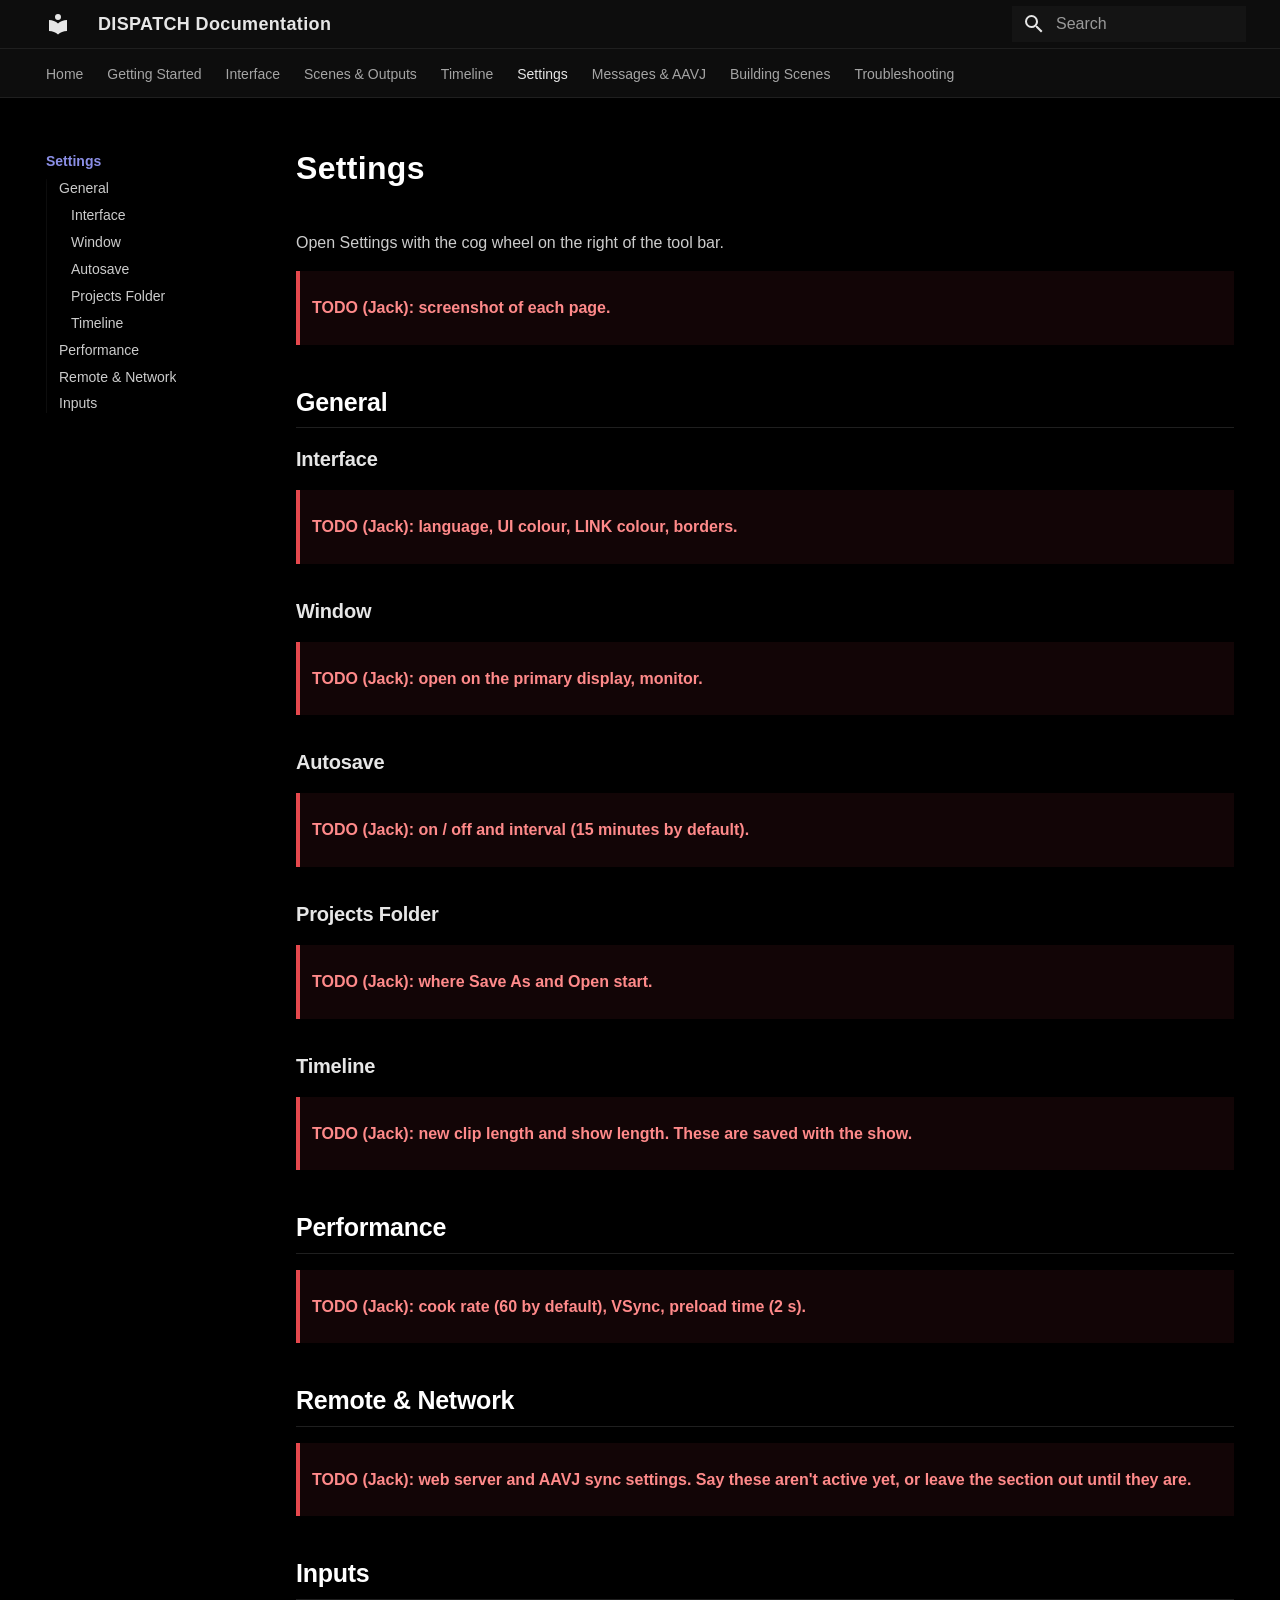
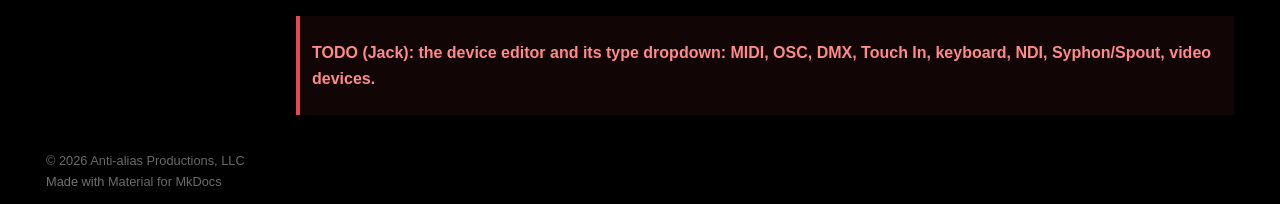
<file: settings/index.html>
<!doctype html>
<html lang="en" class="no-js">
  <head>
    
      <meta charset="utf-8">
      <meta name="viewport" content="width=device-width,initial-scale=1">
      
      
      
      
        <link rel="prev" href="../timeline/">
      
      
        <link rel="next" href="../messages/">
      
      
        
      
      
      <link rel="icon" href="../assets/images/favicon.png">
      <meta name="generator" content="mkdocs-1.6.1, mkdocs-material-9.7.7">
    
    
  
    <title>Settings - DISPATCH Documentation</title>
  

    
      <link rel="stylesheet" href="../assets/stylesheets/main.ec1eaa64.min.css">
      
        
        <link rel="stylesheet" href="../assets/stylesheets/palette.ab4e12ef.min.css">
      
      


    
    
      
    
    
      
    
    
      <link rel="stylesheet" href="../stylesheets/dispatch.css">
    
    <script>__md_scope=new URL("..",location),__md_hash=e=>[...e].reduce(((e,_)=>(e<<5)-e+_.charCodeAt(0)),0),__md_get=(e,_=localStorage,t=__md_scope)=>JSON.parse(_.getItem(t.pathname+"."+e)),__md_set=(e,_,t=localStorage,a=__md_scope)=>{try{t.setItem(a.pathname+"."+e,JSON.stringify(_))}catch(e){}}</script>
    
      

    
    
  </head>
  
  
    
    
    
    
    
    <body dir="ltr" data-md-color-scheme="dispatch" data-md-color-primary="custom" data-md-color-accent="custom">
  
    
    <input class="md-toggle" data-md-toggle="drawer" type="checkbox" id="__drawer" autocomplete="off">
    <input class="md-toggle" data-md-toggle="search" type="checkbox" id="__search" autocomplete="off">
    <label class="md-overlay" for="__drawer"></label>
    <div data-md-component="skip">
      
        
        <a href="#settings" class="md-skip">
          Skip to content
        </a>
      
    </div>
    <div data-md-component="announce">
      
    </div>
    
    
      

<header class="md-header" data-md-component="header">
  <nav class="md-header__inner md-grid" aria-label="Header">
    <a href=".." title="DISPATCH Documentation" class="md-header__button md-logo" aria-label="DISPATCH Documentation" data-md-component="logo">
      
  
  <svg xmlns="http://www.w3.org/2000/svg" viewBox="0 0 24 24"><path d="M12 8a3 3 0 0 0 3-3 3 3 0 0 0-3-3 3 3 0 0 0-3 3 3 3 0 0 0 3 3m0 3.54C9.64 9.35 6.5 8 3 8v11c3.5 0 6.64 1.35 9 3.54 2.36-2.19 5.5-3.54 9-3.54V8c-3.5 0-6.64 1.35-9 3.54"/></svg>

    </a>
    <label class="md-header__button md-icon" for="__drawer">
      
      <svg xmlns="http://www.w3.org/2000/svg" viewBox="0 0 24 24"><path d="M3 6h18v2H3zm0 5h18v2H3zm0 5h18v2H3z"/></svg>
    </label>
    <div class="md-header__title" data-md-component="header-title">
      <div class="md-header__ellipsis">
        <div class="md-header__topic">
          <span class="md-ellipsis">
            DISPATCH Documentation
          </span>
        </div>
        <div class="md-header__topic" data-md-component="header-topic">
          <span class="md-ellipsis">
            
              Settings
            
          </span>
        </div>
      </div>
    </div>
    
      
    
    
    
    
      
      
        <label class="md-header__button md-icon" for="__search">
          
          <svg xmlns="http://www.w3.org/2000/svg" viewBox="0 0 24 24"><path d="M9.5 3A6.5 6.5 0 0 1 16 9.5c0 1.61-.59 3.09-1.56 4.23l.27.27h.79l5 5-1.5 1.5-5-5v-.79l-.27-.27A6.52 6.52 0 0 1 9.5 16 6.5 6.5 0 0 1 3 9.5 6.5 6.5 0 0 1 9.5 3m0 2C7 5 5 7 5 9.5S7 14 9.5 14 14 12 14 9.5 12 5 9.5 5"/></svg>
        </label>
        <div class="md-search" data-md-component="search" role="dialog">
  <label class="md-search__overlay" for="__search"></label>
  <div class="md-search__inner" role="search">
    <form class="md-search__form" name="search">
      <input type="text" class="md-search__input" name="query" aria-label="Search" placeholder="Search" autocapitalize="off" autocorrect="off" autocomplete="off" spellcheck="false" data-md-component="search-query" required>
      <label class="md-search__icon md-icon" for="__search">
        
        <svg xmlns="http://www.w3.org/2000/svg" viewBox="0 0 24 24"><path d="M9.5 3A6.5 6.5 0 0 1 16 9.5c0 1.61-.59 3.09-1.56 4.23l.27.27h.79l5 5-1.5 1.5-5-5v-.79l-.27-.27A6.52 6.52 0 0 1 9.5 16 6.5 6.5 0 0 1 3 9.5 6.5 6.5 0 0 1 9.5 3m0 2C7 5 5 7 5 9.5S7 14 9.5 14 14 12 14 9.5 12 5 9.5 5"/></svg>
        
        <svg xmlns="http://www.w3.org/2000/svg" viewBox="0 0 24 24"><path d="M20 11v2H8l5.5 5.5-1.42 1.42L4.16 12l7.92-7.92L13.5 5.5 8 11z"/></svg>
      </label>
      <nav class="md-search__options" aria-label="Search">
        
        <button type="reset" class="md-search__icon md-icon" title="Clear" aria-label="Clear" tabindex="-1">
          
          <svg xmlns="http://www.w3.org/2000/svg" viewBox="0 0 24 24"><path d="M19 6.41 17.59 5 12 10.59 6.41 5 5 6.41 10.59 12 5 17.59 6.41 19 12 13.41 17.59 19 19 17.59 13.41 12z"/></svg>
        </button>
      </nav>
      
        <div class="md-search__suggest" data-md-component="search-suggest"></div>
      
    </form>
    <div class="md-search__output">
      <div class="md-search__scrollwrap" tabindex="0" data-md-scrollfix>
        <div class="md-search-result" data-md-component="search-result">
          <div class="md-search-result__meta">
            Initializing search
          </div>
          <ol class="md-search-result__list" role="presentation"></ol>
        </div>
      </div>
    </div>
  </div>
</div>
      
    
    
  </nav>
  
</header>
    
    <div class="md-container" data-md-component="container">
      
      
        
          
            
<nav class="md-tabs" aria-label="Tabs" data-md-component="tabs">
  <div class="md-grid">
    <ul class="md-tabs__list">
      
        
  
  
  
  
    <li class="md-tabs__item">
      <a href=".." class="md-tabs__link">
        
  
  
    
  
  Home

      </a>
    </li>
  

      
        
  
  
  
  
    <li class="md-tabs__item">
      <a href="../getting-started/" class="md-tabs__link">
        
  
  
    
  
  Getting Started

      </a>
    </li>
  

      
        
  
  
  
  
    <li class="md-tabs__item">
      <a href="../interface/" class="md-tabs__link">
        
  
  
    
  
  Interface

      </a>
    </li>
  

      
        
  
  
  
  
    <li class="md-tabs__item">
      <a href="../scenes-outputs/" class="md-tabs__link">
        
  
  
    
  
  Scenes & Outputs

      </a>
    </li>
  

      
        
  
  
  
  
    <li class="md-tabs__item">
      <a href="../timeline/" class="md-tabs__link">
        
  
  
    
  
  Timeline

      </a>
    </li>
  

      
        
  
  
  
    
  
  
    <li class="md-tabs__item md-tabs__item--active">
      <a href="./" class="md-tabs__link">
        
  
  
    
  
  Settings

      </a>
    </li>
  

      
        
  
  
  
  
    <li class="md-tabs__item">
      <a href="../messages/" class="md-tabs__link">
        
  
  
    
  
  Messages & AAVJ

      </a>
    </li>
  

      
        
  
  
  
  
    <li class="md-tabs__item">
      <a href="../building-scenes/" class="md-tabs__link">
        
  
  
    
  
  Building Scenes

      </a>
    </li>
  

      
        
  
  
  
  
    <li class="md-tabs__item">
      <a href="../troubleshooting/" class="md-tabs__link">
        
  
  
    
  
  Troubleshooting

      </a>
    </li>
  

      
    </ul>
  </div>
</nav>
          
        
      
      <main class="md-main" data-md-component="main">
        <div class="md-main__inner md-grid">
          
            
              
              <div class="md-sidebar md-sidebar--primary" data-md-component="sidebar" data-md-type="navigation" >
                <div class="md-sidebar__scrollwrap">
                  <div class="md-sidebar__inner">
                    


  


  

<nav class="md-nav md-nav--primary md-nav--lifted md-nav--integrated" aria-label="Navigation" data-md-level="0">
  <label class="md-nav__title" for="__drawer">
    <a href=".." title="DISPATCH Documentation" class="md-nav__button md-logo" aria-label="DISPATCH Documentation" data-md-component="logo">
      
  
  <svg xmlns="http://www.w3.org/2000/svg" viewBox="0 0 24 24"><path d="M12 8a3 3 0 0 0 3-3 3 3 0 0 0-3-3 3 3 0 0 0-3 3 3 3 0 0 0 3 3m0 3.54C9.64 9.35 6.5 8 3 8v11c3.5 0 6.64 1.35 9 3.54 2.36-2.19 5.5-3.54 9-3.54V8c-3.5 0-6.64 1.35-9 3.54"/></svg>

    </a>
    DISPATCH Documentation
  </label>
  
  <ul class="md-nav__list" data-md-scrollfix>
    
      
      
  
  
  
  
    <li class="md-nav__item">
      <a href=".." class="md-nav__link">
        
  
  
  <span class="md-ellipsis">
    
  
    Home
  

    
  </span>
  
  

      </a>
    </li>
  

    
      
      
  
  
  
  
    <li class="md-nav__item">
      <a href="../getting-started/" class="md-nav__link">
        
  
  
  <span class="md-ellipsis">
    
  
    Getting Started
  

    
  </span>
  
  

      </a>
    </li>
  

    
      
      
  
  
  
  
    <li class="md-nav__item">
      <a href="../interface/" class="md-nav__link">
        
  
  
  <span class="md-ellipsis">
    
  
    Interface
  

    
  </span>
  
  

      </a>
    </li>
  

    
      
      
  
  
  
  
    <li class="md-nav__item">
      <a href="../scenes-outputs/" class="md-nav__link">
        
  
  
  <span class="md-ellipsis">
    
  
    Scenes & Outputs
  

    
  </span>
  
  

      </a>
    </li>
  

    
      
      
  
  
  
  
    <li class="md-nav__item">
      <a href="../timeline/" class="md-nav__link">
        
  
  
  <span class="md-ellipsis">
    
  
    Timeline
  

    
  </span>
  
  

      </a>
    </li>
  

    
      
      
  
  
    
  
  
  
    <li class="md-nav__item md-nav__item--active">
      
      <input class="md-nav__toggle md-toggle" type="checkbox" id="__toc">
      
      
        
      
      
        <label class="md-nav__link md-nav__link--active" for="__toc">
          
  
  
  <span class="md-ellipsis">
    
  
    Settings
  

    
  </span>
  
  

          <span class="md-nav__icon md-icon"></span>
        </label>
      
      <a href="./" class="md-nav__link md-nav__link--active">
        
  
  
  <span class="md-ellipsis">
    
  
    Settings
  

    
  </span>
  
  

      </a>
      
        

<nav class="md-nav md-nav--secondary" aria-label="Table of contents">
  
  
  
    
  
  
    <label class="md-nav__title" for="__toc">
      <span class="md-nav__icon md-icon"></span>
      Table of contents
    </label>
    <ul class="md-nav__list" data-md-component="toc" data-md-scrollfix>
      
        <li class="md-nav__item">
  <a href="#general" class="md-nav__link">
    <span class="md-ellipsis">
      
        General
      
    </span>
  </a>
  
    <nav class="md-nav" aria-label="General">
      <ul class="md-nav__list">
        
          <li class="md-nav__item">
  <a href="#interface" class="md-nav__link">
    <span class="md-ellipsis">
      
        Interface
      
    </span>
  </a>
  
</li>
        
          <li class="md-nav__item">
  <a href="#window" class="md-nav__link">
    <span class="md-ellipsis">
      
        Window
      
    </span>
  </a>
  
</li>
        
          <li class="md-nav__item">
  <a href="#autosave" class="md-nav__link">
    <span class="md-ellipsis">
      
        Autosave
      
    </span>
  </a>
  
</li>
        
          <li class="md-nav__item">
  <a href="#projects-folder" class="md-nav__link">
    <span class="md-ellipsis">
      
        Projects Folder
      
    </span>
  </a>
  
</li>
        
          <li class="md-nav__item">
  <a href="#timeline" class="md-nav__link">
    <span class="md-ellipsis">
      
        Timeline
      
    </span>
  </a>
  
</li>
        
      </ul>
    </nav>
  
</li>
      
        <li class="md-nav__item">
  <a href="#performance" class="md-nav__link">
    <span class="md-ellipsis">
      
        Performance
      
    </span>
  </a>
  
</li>
      
        <li class="md-nav__item">
  <a href="#remote-network" class="md-nav__link">
    <span class="md-ellipsis">
      
        Remote &amp; Network
      
    </span>
  </a>
  
</li>
      
        <li class="md-nav__item">
  <a href="#inputs" class="md-nav__link">
    <span class="md-ellipsis">
      
        Inputs
      
    </span>
  </a>
  
</li>
      
    </ul>
  
</nav>
      
    </li>
  

    
      
      
  
  
  
  
    <li class="md-nav__item">
      <a href="../messages/" class="md-nav__link">
        
  
  
  <span class="md-ellipsis">
    
  
    Messages & AAVJ
  

    
  </span>
  
  

      </a>
    </li>
  

    
      
      
  
  
  
  
    <li class="md-nav__item">
      <a href="../building-scenes/" class="md-nav__link">
        
  
  
  <span class="md-ellipsis">
    
  
    Building Scenes
  

    
  </span>
  
  

      </a>
    </li>
  

    
      
      
  
  
  
  
    <li class="md-nav__item">
      <a href="../troubleshooting/" class="md-nav__link">
        
  
  
  <span class="md-ellipsis">
    
  
    Troubleshooting
  

    
  </span>
  
  

      </a>
    </li>
  

    
  </ul>
</nav>
                  </div>
                </div>
              </div>
            
            
          
          
            <div class="md-content" data-md-component="content">
              
              <article class="md-content__inner md-typeset">
                
                  



<h1 id="settings">Settings</h1>
<p>Open Settings with the cog wheel on the right of the tool bar.</p>
<blockquote>
<p><strong>TODO (Jack): screenshot of each page.</strong></p>
</blockquote>
<h2 id="general">General</h2>
<h3 id="interface">Interface</h3>
<blockquote>
<p><strong>TODO (Jack): language, UI colour, LINK colour, borders.</strong></p>
</blockquote>
<h3 id="window">Window</h3>
<blockquote>
<p><strong>TODO (Jack): open on the primary display, monitor.</strong></p>
</blockquote>
<h3 id="autosave">Autosave</h3>
<blockquote>
<p><strong>TODO (Jack): on / off and interval (15 minutes by default).</strong></p>
</blockquote>
<h3 id="projects-folder">Projects Folder</h3>
<blockquote>
<p><strong>TODO (Jack): where Save As and Open start.</strong></p>
</blockquote>
<h3 id="timeline">Timeline</h3>
<blockquote>
<p><strong>TODO (Jack): new clip length and show length. These are saved with the show.</strong></p>
</blockquote>
<h2 id="performance">Performance</h2>
<blockquote>
<p><strong>TODO (Jack): cook rate (60 by default), VSync, preload time (2 s).</strong></p>
</blockquote>
<h2 id="remote-network">Remote &amp; Network</h2>
<blockquote>
<p><strong>TODO (Jack): web server and AAVJ sync settings. Say these aren't active yet, or leave the section out until they are.</strong></p>
</blockquote>
<h2 id="inputs">Inputs</h2>
<blockquote>
<p><strong>TODO (Jack): the device editor and its type dropdown: MIDI, OSC, DMX, Touch In, keyboard, NDI, Syphon/Spout, video devices.</strong></p>
</blockquote>












                
              </article>
            </div>
          
          
  <script>var tabs=__md_get("__tabs");if(Array.isArray(tabs))e:for(var set of document.querySelectorAll(".tabbed-set")){var labels=set.querySelector(".tabbed-labels");for(var tab of tabs)for(var label of labels.getElementsByTagName("label"))if(label.innerText.trim()===tab){var input=document.getElementById(label.htmlFor);input.checked=!0;continue e}}</script>

<script>var target=document.getElementById(location.hash.slice(1));target&&target.name&&(target.checked=target.name.startsWith("__tabbed_"))</script>
        </div>
        
          <button type="button" class="md-top md-icon" data-md-component="top" hidden>
  
  <svg xmlns="http://www.w3.org/2000/svg" viewBox="0 0 24 24"><path d="M13 20h-2V8l-5.5 5.5-1.42-1.42L12 4.16l7.92 7.92-1.42 1.42L13 8z"/></svg>
  Back to top
</button>
        
      </main>
      
        <footer class="md-footer">
  
  <div class="md-footer-meta md-typeset">
    <div class="md-footer-meta__inner md-grid">
      <div class="md-copyright">
  
    <div class="md-copyright__highlight">
      &copy; 2026 <a href="https://github.com/anti-alias-arts" target="blank" rel="noopener">Anti-alias Productions, LLC </a>

    </div>
  
  
    Made with
    <a href="https://squidfunk.github.io/mkdocs-material/" target="_blank" rel="noopener">
      Material for MkDocs
    </a>
  
</div>
      
    </div>
  </div>
</footer>
      
    </div>
    <div class="md-dialog" data-md-component="dialog">
      <div class="md-dialog__inner md-typeset"></div>
    </div>
    
    
    
      
      
      <script id="__config" type="application/json">{"annotate": null, "base": "..", "features": ["navigation.tabs", "navigation.sections", "toc.integrate", "navigation.top", "search.suggest", "search.highlight", "content.tabs.link", "content.code.annotation", "content.code.copy"], "search": "../assets/javascripts/workers/search.2c215733.min.js", "tags": null, "translations": {"clipboard.copied": "Copied to clipboard", "clipboard.copy": "Copy to clipboard", "search.result.more.one": "1 more on this page", "search.result.more.other": "# more on this page", "search.result.none": "No matching documents", "search.result.one": "1 matching document", "search.result.other": "# matching documents", "search.result.placeholder": "Type to start searching", "search.result.term.missing": "Missing", "select.version": "Select version"}, "version": null}</script>
    
    
      <script src="../assets/javascripts/bundle.d7400e89.min.js"></script>
      
    
  </body>
</html>
</file>
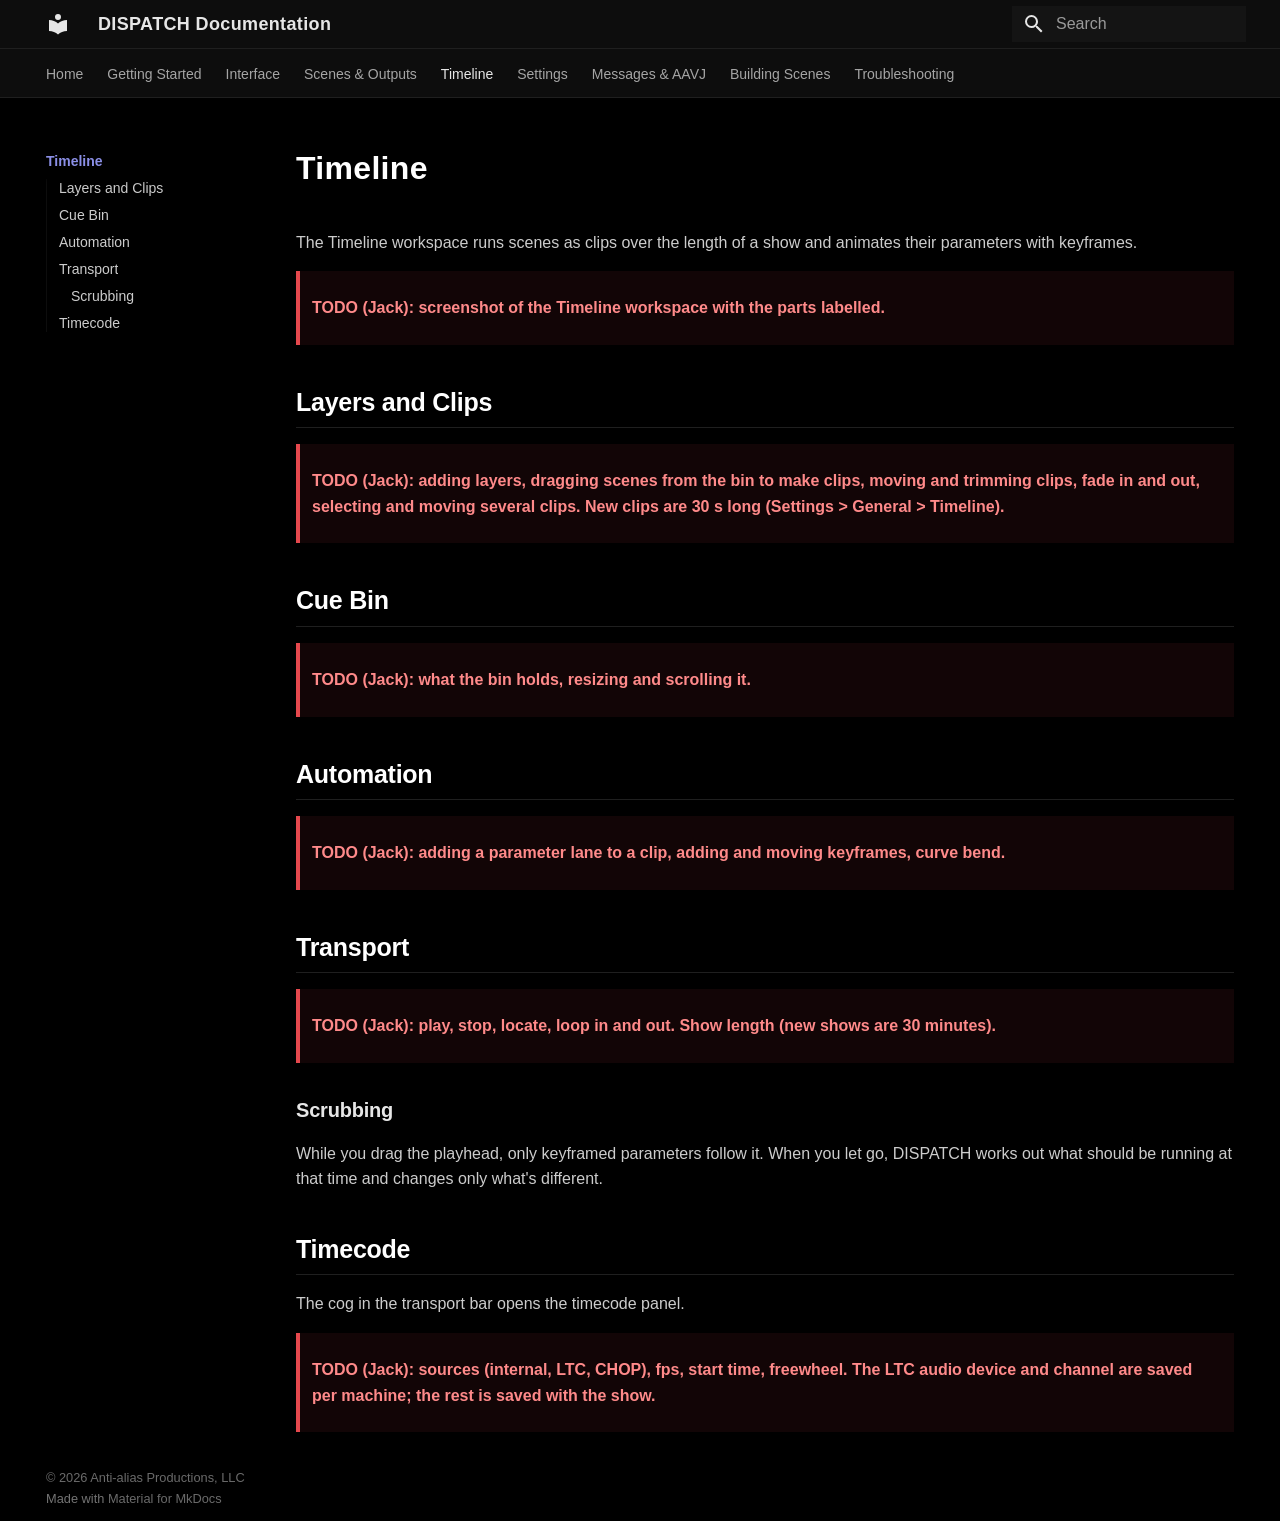
<file: timeline/index.html>
<!doctype html>
<html lang="en" class="no-js">
  <head>
    
      <meta charset="utf-8">
      <meta name="viewport" content="width=device-width,initial-scale=1">
      
      
      
      
        <link rel="prev" href="../scenes-outputs/">
      
      
        <link rel="next" href="../settings/">
      
      
        
      
      
      <link rel="icon" href="../assets/images/favicon.png">
      <meta name="generator" content="mkdocs-1.6.1, mkdocs-material-9.7.7">
    
    
  
    <title>Timeline - DISPATCH Documentation</title>
  

    
      <link rel="stylesheet" href="../assets/stylesheets/main.ec1eaa64.min.css">
      
        
        <link rel="stylesheet" href="../assets/stylesheets/palette.ab4e12ef.min.css">
      
      


    
    
      
    
    
      
    
    
      <link rel="stylesheet" href="../stylesheets/dispatch.css">
    
    <script>__md_scope=new URL("..",location),__md_hash=e=>[...e].reduce(((e,_)=>(e<<5)-e+_.charCodeAt(0)),0),__md_get=(e,_=localStorage,t=__md_scope)=>JSON.parse(_.getItem(t.pathname+"."+e)),__md_set=(e,_,t=localStorage,a=__md_scope)=>{try{t.setItem(a.pathname+"."+e,JSON.stringify(_))}catch(e){}}</script>
    
      

    
    
  </head>
  
  
    
    
    
    
    
    <body dir="ltr" data-md-color-scheme="dispatch" data-md-color-primary="custom" data-md-color-accent="custom">
  
    
    <input class="md-toggle" data-md-toggle="drawer" type="checkbox" id="__drawer" autocomplete="off">
    <input class="md-toggle" data-md-toggle="search" type="checkbox" id="__search" autocomplete="off">
    <label class="md-overlay" for="__drawer"></label>
    <div data-md-component="skip">
      
        
        <a href="#timeline" class="md-skip">
          Skip to content
        </a>
      
    </div>
    <div data-md-component="announce">
      
    </div>
    
    
      

<header class="md-header" data-md-component="header">
  <nav class="md-header__inner md-grid" aria-label="Header">
    <a href=".." title="DISPATCH Documentation" class="md-header__button md-logo" aria-label="DISPATCH Documentation" data-md-component="logo">
      
  
  <svg xmlns="http://www.w3.org/2000/svg" viewBox="0 0 24 24"><path d="M12 8a3 3 0 0 0 3-3 3 3 0 0 0-3-3 3 3 0 0 0-3 3 3 3 0 0 0 3 3m0 3.54C9.64 9.35 6.5 8 3 8v11c3.5 0 6.64 1.35 9 3.54 2.36-2.19 5.5-3.54 9-3.54V8c-3.5 0-6.64 1.35-9 3.54"/></svg>

    </a>
    <label class="md-header__button md-icon" for="__drawer">
      
      <svg xmlns="http://www.w3.org/2000/svg" viewBox="0 0 24 24"><path d="M3 6h18v2H3zm0 5h18v2H3zm0 5h18v2H3z"/></svg>
    </label>
    <div class="md-header__title" data-md-component="header-title">
      <div class="md-header__ellipsis">
        <div class="md-header__topic">
          <span class="md-ellipsis">
            DISPATCH Documentation
          </span>
        </div>
        <div class="md-header__topic" data-md-component="header-topic">
          <span class="md-ellipsis">
            
              Timeline
            
          </span>
        </div>
      </div>
    </div>
    
      
    
    
    
    
      
      
        <label class="md-header__button md-icon" for="__search">
          
          <svg xmlns="http://www.w3.org/2000/svg" viewBox="0 0 24 24"><path d="M9.5 3A6.5 6.5 0 0 1 16 9.5c0 1.61-.59 3.09-1.56 4.23l.27.27h.79l5 5-1.5 1.5-5-5v-.79l-.27-.27A6.52 6.52 0 0 1 9.5 16 6.5 6.5 0 0 1 3 9.5 6.5 6.5 0 0 1 9.5 3m0 2C7 5 5 7 5 9.5S7 14 9.5 14 14 12 14 9.5 12 5 9.5 5"/></svg>
        </label>
        <div class="md-search" data-md-component="search" role="dialog">
  <label class="md-search__overlay" for="__search"></label>
  <div class="md-search__inner" role="search">
    <form class="md-search__form" name="search">
      <input type="text" class="md-search__input" name="query" aria-label="Search" placeholder="Search" autocapitalize="off" autocorrect="off" autocomplete="off" spellcheck="false" data-md-component="search-query" required>
      <label class="md-search__icon md-icon" for="__search">
        
        <svg xmlns="http://www.w3.org/2000/svg" viewBox="0 0 24 24"><path d="M9.5 3A6.5 6.5 0 0 1 16 9.5c0 1.61-.59 3.09-1.56 4.23l.27.27h.79l5 5-1.5 1.5-5-5v-.79l-.27-.27A6.52 6.52 0 0 1 9.5 16 6.5 6.5 0 0 1 3 9.5 6.5 6.5 0 0 1 9.5 3m0 2C7 5 5 7 5 9.5S7 14 9.5 14 14 12 14 9.5 12 5 9.5 5"/></svg>
        
        <svg xmlns="http://www.w3.org/2000/svg" viewBox="0 0 24 24"><path d="M20 11v2H8l5.5 5.5-1.42 1.42L4.16 12l7.92-7.92L13.5 5.5 8 11z"/></svg>
      </label>
      <nav class="md-search__options" aria-label="Search">
        
        <button type="reset" class="md-search__icon md-icon" title="Clear" aria-label="Clear" tabindex="-1">
          
          <svg xmlns="http://www.w3.org/2000/svg" viewBox="0 0 24 24"><path d="M19 6.41 17.59 5 12 10.59 6.41 5 5 6.41 10.59 12 5 17.59 6.41 19 12 13.41 17.59 19 19 17.59 13.41 12z"/></svg>
        </button>
      </nav>
      
        <div class="md-search__suggest" data-md-component="search-suggest"></div>
      
    </form>
    <div class="md-search__output">
      <div class="md-search__scrollwrap" tabindex="0" data-md-scrollfix>
        <div class="md-search-result" data-md-component="search-result">
          <div class="md-search-result__meta">
            Initializing search
          </div>
          <ol class="md-search-result__list" role="presentation"></ol>
        </div>
      </div>
    </div>
  </div>
</div>
      
    
    
  </nav>
  
</header>
    
    <div class="md-container" data-md-component="container">
      
      
        
          
            
<nav class="md-tabs" aria-label="Tabs" data-md-component="tabs">
  <div class="md-grid">
    <ul class="md-tabs__list">
      
        
  
  
  
  
    <li class="md-tabs__item">
      <a href=".." class="md-tabs__link">
        
  
  
    
  
  Home

      </a>
    </li>
  

      
        
  
  
  
  
    <li class="md-tabs__item">
      <a href="../getting-started/" class="md-tabs__link">
        
  
  
    
  
  Getting Started

      </a>
    </li>
  

      
        
  
  
  
  
    <li class="md-tabs__item">
      <a href="../interface/" class="md-tabs__link">
        
  
  
    
  
  Interface

      </a>
    </li>
  

      
        
  
  
  
  
    <li class="md-tabs__item">
      <a href="../scenes-outputs/" class="md-tabs__link">
        
  
  
    
  
  Scenes & Outputs

      </a>
    </li>
  

      
        
  
  
  
    
  
  
    <li class="md-tabs__item md-tabs__item--active">
      <a href="./" class="md-tabs__link">
        
  
  
    
  
  Timeline

      </a>
    </li>
  

      
        
  
  
  
  
    <li class="md-tabs__item">
      <a href="../settings/" class="md-tabs__link">
        
  
  
    
  
  Settings

      </a>
    </li>
  

      
        
  
  
  
  
    <li class="md-tabs__item">
      <a href="../messages/" class="md-tabs__link">
        
  
  
    
  
  Messages & AAVJ

      </a>
    </li>
  

      
        
  
  
  
  
    <li class="md-tabs__item">
      <a href="../building-scenes/" class="md-tabs__link">
        
  
  
    
  
  Building Scenes

      </a>
    </li>
  

      
        
  
  
  
  
    <li class="md-tabs__item">
      <a href="../troubleshooting/" class="md-tabs__link">
        
  
  
    
  
  Troubleshooting

      </a>
    </li>
  

      
    </ul>
  </div>
</nav>
          
        
      
      <main class="md-main" data-md-component="main">
        <div class="md-main__inner md-grid">
          
            
              
              <div class="md-sidebar md-sidebar--primary" data-md-component="sidebar" data-md-type="navigation" >
                <div class="md-sidebar__scrollwrap">
                  <div class="md-sidebar__inner">
                    


  


  

<nav class="md-nav md-nav--primary md-nav--lifted md-nav--integrated" aria-label="Navigation" data-md-level="0">
  <label class="md-nav__title" for="__drawer">
    <a href=".." title="DISPATCH Documentation" class="md-nav__button md-logo" aria-label="DISPATCH Documentation" data-md-component="logo">
      
  
  <svg xmlns="http://www.w3.org/2000/svg" viewBox="0 0 24 24"><path d="M12 8a3 3 0 0 0 3-3 3 3 0 0 0-3-3 3 3 0 0 0-3 3 3 3 0 0 0 3 3m0 3.54C9.64 9.35 6.5 8 3 8v11c3.5 0 6.64 1.35 9 3.54 2.36-2.19 5.5-3.54 9-3.54V8c-3.5 0-6.64 1.35-9 3.54"/></svg>

    </a>
    DISPATCH Documentation
  </label>
  
  <ul class="md-nav__list" data-md-scrollfix>
    
      
      
  
  
  
  
    <li class="md-nav__item">
      <a href=".." class="md-nav__link">
        
  
  
  <span class="md-ellipsis">
    
  
    Home
  

    
  </span>
  
  

      </a>
    </li>
  

    
      
      
  
  
  
  
    <li class="md-nav__item">
      <a href="../getting-started/" class="md-nav__link">
        
  
  
  <span class="md-ellipsis">
    
  
    Getting Started
  

    
  </span>
  
  

      </a>
    </li>
  

    
      
      
  
  
  
  
    <li class="md-nav__item">
      <a href="../interface/" class="md-nav__link">
        
  
  
  <span class="md-ellipsis">
    
  
    Interface
  

    
  </span>
  
  

      </a>
    </li>
  

    
      
      
  
  
  
  
    <li class="md-nav__item">
      <a href="../scenes-outputs/" class="md-nav__link">
        
  
  
  <span class="md-ellipsis">
    
  
    Scenes & Outputs
  

    
  </span>
  
  

      </a>
    </li>
  

    
      
      
  
  
    
  
  
  
    <li class="md-nav__item md-nav__item--active">
      
      <input class="md-nav__toggle md-toggle" type="checkbox" id="__toc">
      
      
        
      
      
        <label class="md-nav__link md-nav__link--active" for="__toc">
          
  
  
  <span class="md-ellipsis">
    
  
    Timeline
  

    
  </span>
  
  

          <span class="md-nav__icon md-icon"></span>
        </label>
      
      <a href="./" class="md-nav__link md-nav__link--active">
        
  
  
  <span class="md-ellipsis">
    
  
    Timeline
  

    
  </span>
  
  

      </a>
      
        

<nav class="md-nav md-nav--secondary" aria-label="Table of contents">
  
  
  
    
  
  
    <label class="md-nav__title" for="__toc">
      <span class="md-nav__icon md-icon"></span>
      Table of contents
    </label>
    <ul class="md-nav__list" data-md-component="toc" data-md-scrollfix>
      
        <li class="md-nav__item">
  <a href="#layers-and-clips" class="md-nav__link">
    <span class="md-ellipsis">
      
        Layers and Clips
      
    </span>
  </a>
  
</li>
      
        <li class="md-nav__item">
  <a href="#cue-bin" class="md-nav__link">
    <span class="md-ellipsis">
      
        Cue Bin
      
    </span>
  </a>
  
</li>
      
        <li class="md-nav__item">
  <a href="#automation" class="md-nav__link">
    <span class="md-ellipsis">
      
        Automation
      
    </span>
  </a>
  
</li>
      
        <li class="md-nav__item">
  <a href="#transport" class="md-nav__link">
    <span class="md-ellipsis">
      
        Transport
      
    </span>
  </a>
  
    <nav class="md-nav" aria-label="Transport">
      <ul class="md-nav__list">
        
          <li class="md-nav__item">
  <a href="#scrubbing" class="md-nav__link">
    <span class="md-ellipsis">
      
        Scrubbing
      
    </span>
  </a>
  
</li>
        
      </ul>
    </nav>
  
</li>
      
        <li class="md-nav__item">
  <a href="#timecode" class="md-nav__link">
    <span class="md-ellipsis">
      
        Timecode
      
    </span>
  </a>
  
</li>
      
    </ul>
  
</nav>
      
    </li>
  

    
      
      
  
  
  
  
    <li class="md-nav__item">
      <a href="../settings/" class="md-nav__link">
        
  
  
  <span class="md-ellipsis">
    
  
    Settings
  

    
  </span>
  
  

      </a>
    </li>
  

    
      
      
  
  
  
  
    <li class="md-nav__item">
      <a href="../messages/" class="md-nav__link">
        
  
  
  <span class="md-ellipsis">
    
  
    Messages & AAVJ
  

    
  </span>
  
  

      </a>
    </li>
  

    
      
      
  
  
  
  
    <li class="md-nav__item">
      <a href="../building-scenes/" class="md-nav__link">
        
  
  
  <span class="md-ellipsis">
    
  
    Building Scenes
  

    
  </span>
  
  

      </a>
    </li>
  

    
      
      
  
  
  
  
    <li class="md-nav__item">
      <a href="../troubleshooting/" class="md-nav__link">
        
  
  
  <span class="md-ellipsis">
    
  
    Troubleshooting
  

    
  </span>
  
  

      </a>
    </li>
  

    
  </ul>
</nav>
                  </div>
                </div>
              </div>
            
            
          
          
            <div class="md-content" data-md-component="content">
              
              <article class="md-content__inner md-typeset">
                
                  



<h1 id="timeline">Timeline</h1>
<p>The Timeline workspace runs scenes as clips over the length of a show and animates their parameters with keyframes.</p>
<blockquote>
<p><strong>TODO (Jack): screenshot of the Timeline workspace with the parts labelled.</strong></p>
</blockquote>
<h2 id="layers-and-clips">Layers and Clips</h2>
<blockquote>
<p><strong>TODO (Jack): adding layers, dragging scenes from the bin to make clips, moving and trimming clips, fade in and out, selecting and moving several clips. New clips are 30 s long (Settings &gt; General &gt; Timeline).</strong></p>
</blockquote>
<h2 id="cue-bin">Cue Bin</h2>
<blockquote>
<p><strong>TODO (Jack): what the bin holds, resizing and scrolling it.</strong></p>
</blockquote>
<h2 id="automation">Automation</h2>
<blockquote>
<p><strong>TODO (Jack): adding a parameter lane to a clip, adding and moving keyframes, curve bend.</strong></p>
</blockquote>
<h2 id="transport">Transport</h2>
<blockquote>
<p><strong>TODO (Jack): play, stop, locate, loop in and out. Show length (new shows are 30 minutes).</strong></p>
</blockquote>
<h3 id="scrubbing">Scrubbing</h3>
<p>While you drag the playhead, only keyframed parameters follow it. When you let go, DISPATCH works out what should be running at that time and changes only what's different.</p>
<h2 id="timecode">Timecode</h2>
<p>The cog in the transport bar opens the timecode panel.</p>
<blockquote>
<p><strong>TODO (Jack): sources (internal, LTC, CHOP), fps, start time, freewheel. The LTC audio device and channel are saved per machine; the rest is saved with the show.</strong></p>
</blockquote>












                
              </article>
            </div>
          
          
  <script>var tabs=__md_get("__tabs");if(Array.isArray(tabs))e:for(var set of document.querySelectorAll(".tabbed-set")){var labels=set.querySelector(".tabbed-labels");for(var tab of tabs)for(var label of labels.getElementsByTagName("label"))if(label.innerText.trim()===tab){var input=document.getElementById(label.htmlFor);input.checked=!0;continue e}}</script>

<script>var target=document.getElementById(location.hash.slice(1));target&&target.name&&(target.checked=target.name.startsWith("__tabbed_"))</script>
        </div>
        
          <button type="button" class="md-top md-icon" data-md-component="top" hidden>
  
  <svg xmlns="http://www.w3.org/2000/svg" viewBox="0 0 24 24"><path d="M13 20h-2V8l-5.5 5.5-1.42-1.42L12 4.16l7.92 7.92-1.42 1.42L13 8z"/></svg>
  Back to top
</button>
        
      </main>
      
        <footer class="md-footer">
  
  <div class="md-footer-meta md-typeset">
    <div class="md-footer-meta__inner md-grid">
      <div class="md-copyright">
  
    <div class="md-copyright__highlight">
      &copy; 2026 <a href="https://github.com/anti-alias-arts" target="blank" rel="noopener">Anti-alias Productions, LLC </a>

    </div>
  
  
    Made with
    <a href="https://squidfunk.github.io/mkdocs-material/" target="_blank" rel="noopener">
      Material for MkDocs
    </a>
  
</div>
      
    </div>
  </div>
</footer>
      
    </div>
    <div class="md-dialog" data-md-component="dialog">
      <div class="md-dialog__inner md-typeset"></div>
    </div>
    
    
    
      
      
      <script id="__config" type="application/json">{"annotate": null, "base": "..", "features": ["navigation.tabs", "navigation.sections", "toc.integrate", "navigation.top", "search.suggest", "search.highlight", "content.tabs.link", "content.code.annotation", "content.code.copy"], "search": "../assets/javascripts/workers/search.2c215733.min.js", "tags": null, "translations": {"clipboard.copied": "Copied to clipboard", "clipboard.copy": "Copy to clipboard", "search.result.more.one": "1 more on this page", "search.result.more.other": "# more on this page", "search.result.none": "No matching documents", "search.result.one": "1 matching document", "search.result.other": "# matching documents", "search.result.placeholder": "Type to start searching", "search.result.term.missing": "Missing", "select.version": "Select version"}, "version": null}</script>
    
    
      <script src="../assets/javascripts/bundle.d7400e89.min.js"></script>
      
    
  </body>
</html>
</file>
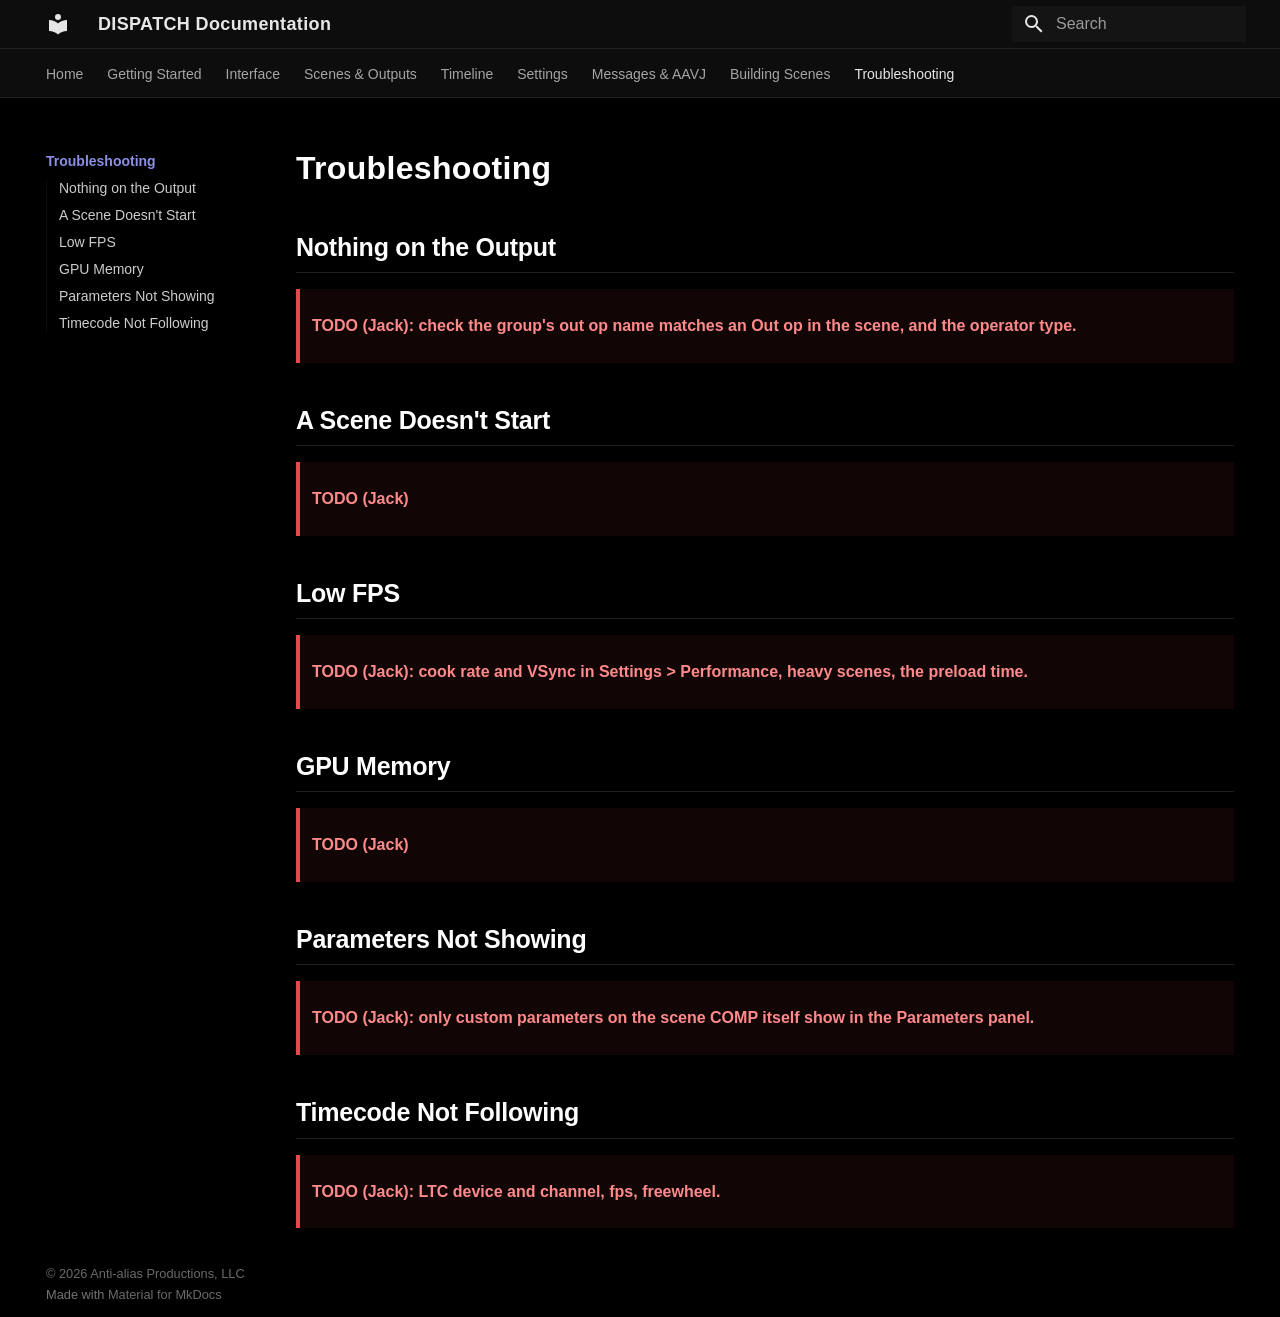
<file: troubleshooting/index.html>
<!doctype html>
<html lang="en" class="no-js">
  <head>
    
      <meta charset="utf-8">
      <meta name="viewport" content="width=device-width,initial-scale=1">
      
      
      
      
        <link rel="prev" href="../building-scenes/">
      
      
      
        
      
      
      <link rel="icon" href="../assets/images/favicon.png">
      <meta name="generator" content="mkdocs-1.6.1, mkdocs-material-9.7.7">
    
    
  
    <title>Troubleshooting - DISPATCH Documentation</title>
  

    
      <link rel="stylesheet" href="../assets/stylesheets/main.ec1eaa64.min.css">
      
        
        <link rel="stylesheet" href="../assets/stylesheets/palette.ab4e12ef.min.css">
      
      


    
    
      
    
    
      
    
    
      <link rel="stylesheet" href="../stylesheets/dispatch.css">
    
    <script>__md_scope=new URL("..",location),__md_hash=e=>[...e].reduce(((e,_)=>(e<<5)-e+_.charCodeAt(0)),0),__md_get=(e,_=localStorage,t=__md_scope)=>JSON.parse(_.getItem(t.pathname+"."+e)),__md_set=(e,_,t=localStorage,a=__md_scope)=>{try{t.setItem(a.pathname+"."+e,JSON.stringify(_))}catch(e){}}</script>
    
      

    
    
  </head>
  
  
    
    
    
    
    
    <body dir="ltr" data-md-color-scheme="dispatch" data-md-color-primary="custom" data-md-color-accent="custom">
  
    
    <input class="md-toggle" data-md-toggle="drawer" type="checkbox" id="__drawer" autocomplete="off">
    <input class="md-toggle" data-md-toggle="search" type="checkbox" id="__search" autocomplete="off">
    <label class="md-overlay" for="__drawer"></label>
    <div data-md-component="skip">
      
        
        <a href="#troubleshooting" class="md-skip">
          Skip to content
        </a>
      
    </div>
    <div data-md-component="announce">
      
    </div>
    
    
      

<header class="md-header" data-md-component="header">
  <nav class="md-header__inner md-grid" aria-label="Header">
    <a href=".." title="DISPATCH Documentation" class="md-header__button md-logo" aria-label="DISPATCH Documentation" data-md-component="logo">
      
  
  <svg xmlns="http://www.w3.org/2000/svg" viewBox="0 0 24 24"><path d="M12 8a3 3 0 0 0 3-3 3 3 0 0 0-3-3 3 3 0 0 0-3 3 3 3 0 0 0 3 3m0 3.54C9.64 9.35 6.5 8 3 8v11c3.5 0 6.64 1.35 9 3.54 2.36-2.19 5.5-3.54 9-3.54V8c-3.5 0-6.64 1.35-9 3.54"/></svg>

    </a>
    <label class="md-header__button md-icon" for="__drawer">
      
      <svg xmlns="http://www.w3.org/2000/svg" viewBox="0 0 24 24"><path d="M3 6h18v2H3zm0 5h18v2H3zm0 5h18v2H3z"/></svg>
    </label>
    <div class="md-header__title" data-md-component="header-title">
      <div class="md-header__ellipsis">
        <div class="md-header__topic">
          <span class="md-ellipsis">
            DISPATCH Documentation
          </span>
        </div>
        <div class="md-header__topic" data-md-component="header-topic">
          <span class="md-ellipsis">
            
              Troubleshooting
            
          </span>
        </div>
      </div>
    </div>
    
      
    
    
    
    
      
      
        <label class="md-header__button md-icon" for="__search">
          
          <svg xmlns="http://www.w3.org/2000/svg" viewBox="0 0 24 24"><path d="M9.5 3A6.5 6.5 0 0 1 16 9.5c0 1.61-.59 3.09-1.56 4.23l.27.27h.79l5 5-1.5 1.5-5-5v-.79l-.27-.27A6.52 6.52 0 0 1 9.5 16 6.5 6.5 0 0 1 3 9.5 6.5 6.5 0 0 1 9.5 3m0 2C7 5 5 7 5 9.5S7 14 9.5 14 14 12 14 9.5 12 5 9.5 5"/></svg>
        </label>
        <div class="md-search" data-md-component="search" role="dialog">
  <label class="md-search__overlay" for="__search"></label>
  <div class="md-search__inner" role="search">
    <form class="md-search__form" name="search">
      <input type="text" class="md-search__input" name="query" aria-label="Search" placeholder="Search" autocapitalize="off" autocorrect="off" autocomplete="off" spellcheck="false" data-md-component="search-query" required>
      <label class="md-search__icon md-icon" for="__search">
        
        <svg xmlns="http://www.w3.org/2000/svg" viewBox="0 0 24 24"><path d="M9.5 3A6.5 6.5 0 0 1 16 9.5c0 1.61-.59 3.09-1.56 4.23l.27.27h.79l5 5-1.5 1.5-5-5v-.79l-.27-.27A6.52 6.52 0 0 1 9.5 16 6.5 6.5 0 0 1 3 9.5 6.5 6.5 0 0 1 9.5 3m0 2C7 5 5 7 5 9.5S7 14 9.5 14 14 12 14 9.5 12 5 9.5 5"/></svg>
        
        <svg xmlns="http://www.w3.org/2000/svg" viewBox="0 0 24 24"><path d="M20 11v2H8l5.5 5.5-1.42 1.42L4.16 12l7.92-7.92L13.5 5.5 8 11z"/></svg>
      </label>
      <nav class="md-search__options" aria-label="Search">
        
        <button type="reset" class="md-search__icon md-icon" title="Clear" aria-label="Clear" tabindex="-1">
          
          <svg xmlns="http://www.w3.org/2000/svg" viewBox="0 0 24 24"><path d="M19 6.41 17.59 5 12 10.59 6.41 5 5 6.41 10.59 12 5 17.59 6.41 19 12 13.41 17.59 19 19 17.59 13.41 12z"/></svg>
        </button>
      </nav>
      
        <div class="md-search__suggest" data-md-component="search-suggest"></div>
      
    </form>
    <div class="md-search__output">
      <div class="md-search__scrollwrap" tabindex="0" data-md-scrollfix>
        <div class="md-search-result" data-md-component="search-result">
          <div class="md-search-result__meta">
            Initializing search
          </div>
          <ol class="md-search-result__list" role="presentation"></ol>
        </div>
      </div>
    </div>
  </div>
</div>
      
    
    
  </nav>
  
</header>
    
    <div class="md-container" data-md-component="container">
      
      
        
          
            
<nav class="md-tabs" aria-label="Tabs" data-md-component="tabs">
  <div class="md-grid">
    <ul class="md-tabs__list">
      
        
  
  
  
  
    <li class="md-tabs__item">
      <a href=".." class="md-tabs__link">
        
  
  
    
  
  Home

      </a>
    </li>
  

      
        
  
  
  
  
    <li class="md-tabs__item">
      <a href="../getting-started/" class="md-tabs__link">
        
  
  
    
  
  Getting Started

      </a>
    </li>
  

      
        
  
  
  
  
    <li class="md-tabs__item">
      <a href="../interface/" class="md-tabs__link">
        
  
  
    
  
  Interface

      </a>
    </li>
  

      
        
  
  
  
  
    <li class="md-tabs__item">
      <a href="../scenes-outputs/" class="md-tabs__link">
        
  
  
    
  
  Scenes & Outputs

      </a>
    </li>
  

      
        
  
  
  
  
    <li class="md-tabs__item">
      <a href="../timeline/" class="md-tabs__link">
        
  
  
    
  
  Timeline

      </a>
    </li>
  

      
        
  
  
  
  
    <li class="md-tabs__item">
      <a href="../settings/" class="md-tabs__link">
        
  
  
    
  
  Settings

      </a>
    </li>
  

      
        
  
  
  
  
    <li class="md-tabs__item">
      <a href="../messages/" class="md-tabs__link">
        
  
  
    
  
  Messages & AAVJ

      </a>
    </li>
  

      
        
  
  
  
  
    <li class="md-tabs__item">
      <a href="../building-scenes/" class="md-tabs__link">
        
  
  
    
  
  Building Scenes

      </a>
    </li>
  

      
        
  
  
  
    
  
  
    <li class="md-tabs__item md-tabs__item--active">
      <a href="./" class="md-tabs__link">
        
  
  
    
  
  Troubleshooting

      </a>
    </li>
  

      
    </ul>
  </div>
</nav>
          
        
      
      <main class="md-main" data-md-component="main">
        <div class="md-main__inner md-grid">
          
            
              
              <div class="md-sidebar md-sidebar--primary" data-md-component="sidebar" data-md-type="navigation" >
                <div class="md-sidebar__scrollwrap">
                  <div class="md-sidebar__inner">
                    


  


  

<nav class="md-nav md-nav--primary md-nav--lifted md-nav--integrated" aria-label="Navigation" data-md-level="0">
  <label class="md-nav__title" for="__drawer">
    <a href=".." title="DISPATCH Documentation" class="md-nav__button md-logo" aria-label="DISPATCH Documentation" data-md-component="logo">
      
  
  <svg xmlns="http://www.w3.org/2000/svg" viewBox="0 0 24 24"><path d="M12 8a3 3 0 0 0 3-3 3 3 0 0 0-3-3 3 3 0 0 0-3 3 3 3 0 0 0 3 3m0 3.54C9.64 9.35 6.5 8 3 8v11c3.5 0 6.64 1.35 9 3.54 2.36-2.19 5.5-3.54 9-3.54V8c-3.5 0-6.64 1.35-9 3.54"/></svg>

    </a>
    DISPATCH Documentation
  </label>
  
  <ul class="md-nav__list" data-md-scrollfix>
    
      
      
  
  
  
  
    <li class="md-nav__item">
      <a href=".." class="md-nav__link">
        
  
  
  <span class="md-ellipsis">
    
  
    Home
  

    
  </span>
  
  

      </a>
    </li>
  

    
      
      
  
  
  
  
    <li class="md-nav__item">
      <a href="../getting-started/" class="md-nav__link">
        
  
  
  <span class="md-ellipsis">
    
  
    Getting Started
  

    
  </span>
  
  

      </a>
    </li>
  

    
      
      
  
  
  
  
    <li class="md-nav__item">
      <a href="../interface/" class="md-nav__link">
        
  
  
  <span class="md-ellipsis">
    
  
    Interface
  

    
  </span>
  
  

      </a>
    </li>
  

    
      
      
  
  
  
  
    <li class="md-nav__item">
      <a href="../scenes-outputs/" class="md-nav__link">
        
  
  
  <span class="md-ellipsis">
    
  
    Scenes & Outputs
  

    
  </span>
  
  

      </a>
    </li>
  

    
      
      
  
  
  
  
    <li class="md-nav__item">
      <a href="../timeline/" class="md-nav__link">
        
  
  
  <span class="md-ellipsis">
    
  
    Timeline
  

    
  </span>
  
  

      </a>
    </li>
  

    
      
      
  
  
  
  
    <li class="md-nav__item">
      <a href="../settings/" class="md-nav__link">
        
  
  
  <span class="md-ellipsis">
    
  
    Settings
  

    
  </span>
  
  

      </a>
    </li>
  

    
      
      
  
  
  
  
    <li class="md-nav__item">
      <a href="../messages/" class="md-nav__link">
        
  
  
  <span class="md-ellipsis">
    
  
    Messages & AAVJ
  

    
  </span>
  
  

      </a>
    </li>
  

    
      
      
  
  
  
  
    <li class="md-nav__item">
      <a href="../building-scenes/" class="md-nav__link">
        
  
  
  <span class="md-ellipsis">
    
  
    Building Scenes
  

    
  </span>
  
  

      </a>
    </li>
  

    
      
      
  
  
    
  
  
  
    <li class="md-nav__item md-nav__item--active">
      
      <input class="md-nav__toggle md-toggle" type="checkbox" id="__toc">
      
      
        
      
      
        <label class="md-nav__link md-nav__link--active" for="__toc">
          
  
  
  <span class="md-ellipsis">
    
  
    Troubleshooting
  

    
  </span>
  
  

          <span class="md-nav__icon md-icon"></span>
        </label>
      
      <a href="./" class="md-nav__link md-nav__link--active">
        
  
  
  <span class="md-ellipsis">
    
  
    Troubleshooting
  

    
  </span>
  
  

      </a>
      
        

<nav class="md-nav md-nav--secondary" aria-label="Table of contents">
  
  
  
    
  
  
    <label class="md-nav__title" for="__toc">
      <span class="md-nav__icon md-icon"></span>
      Table of contents
    </label>
    <ul class="md-nav__list" data-md-component="toc" data-md-scrollfix>
      
        <li class="md-nav__item">
  <a href="#nothing-on-the-output" class="md-nav__link">
    <span class="md-ellipsis">
      
        Nothing on the Output
      
    </span>
  </a>
  
</li>
      
        <li class="md-nav__item">
  <a href="#a-scene-doesnt-start" class="md-nav__link">
    <span class="md-ellipsis">
      
        A Scene Doesn't Start
      
    </span>
  </a>
  
</li>
      
        <li class="md-nav__item">
  <a href="#low-fps" class="md-nav__link">
    <span class="md-ellipsis">
      
        Low FPS
      
    </span>
  </a>
  
</li>
      
        <li class="md-nav__item">
  <a href="#gpu-memory" class="md-nav__link">
    <span class="md-ellipsis">
      
        GPU Memory
      
    </span>
  </a>
  
</li>
      
        <li class="md-nav__item">
  <a href="#parameters-not-showing" class="md-nav__link">
    <span class="md-ellipsis">
      
        Parameters Not Showing
      
    </span>
  </a>
  
</li>
      
        <li class="md-nav__item">
  <a href="#timecode-not-following" class="md-nav__link">
    <span class="md-ellipsis">
      
        Timecode Not Following
      
    </span>
  </a>
  
</li>
      
    </ul>
  
</nav>
      
    </li>
  

    
  </ul>
</nav>
                  </div>
                </div>
              </div>
            
            
          
          
            <div class="md-content" data-md-component="content">
              
              <article class="md-content__inner md-typeset">
                
                  



<h1 id="troubleshooting">Troubleshooting</h1>
<h2 id="nothing-on-the-output">Nothing on the Output</h2>
<blockquote>
<p><strong>TODO (Jack): check the group's out op name matches an Out op in the scene, and the operator type.</strong></p>
</blockquote>
<h2 id="a-scene-doesnt-start">A Scene Doesn't Start</h2>
<blockquote>
<p><strong>TODO (Jack)</strong></p>
</blockquote>
<h2 id="low-fps">Low FPS</h2>
<blockquote>
<p><strong>TODO (Jack): cook rate and VSync in Settings &gt; Performance, heavy scenes, the preload time.</strong></p>
</blockquote>
<h2 id="gpu-memory">GPU Memory</h2>
<blockquote>
<p><strong>TODO (Jack)</strong></p>
</blockquote>
<h2 id="parameters-not-showing">Parameters Not Showing</h2>
<blockquote>
<p><strong>TODO (Jack): only custom parameters on the scene COMP itself show in the Parameters panel.</strong></p>
</blockquote>
<h2 id="timecode-not-following">Timecode Not Following</h2>
<blockquote>
<p><strong>TODO (Jack): LTC device and channel, fps, freewheel.</strong></p>
</blockquote>












                
              </article>
            </div>
          
          
  <script>var tabs=__md_get("__tabs");if(Array.isArray(tabs))e:for(var set of document.querySelectorAll(".tabbed-set")){var labels=set.querySelector(".tabbed-labels");for(var tab of tabs)for(var label of labels.getElementsByTagName("label"))if(label.innerText.trim()===tab){var input=document.getElementById(label.htmlFor);input.checked=!0;continue e}}</script>

<script>var target=document.getElementById(location.hash.slice(1));target&&target.name&&(target.checked=target.name.startsWith("__tabbed_"))</script>
        </div>
        
          <button type="button" class="md-top md-icon" data-md-component="top" hidden>
  
  <svg xmlns="http://www.w3.org/2000/svg" viewBox="0 0 24 24"><path d="M13 20h-2V8l-5.5 5.5-1.42-1.42L12 4.16l7.92 7.92-1.42 1.42L13 8z"/></svg>
  Back to top
</button>
        
      </main>
      
        <footer class="md-footer">
  
  <div class="md-footer-meta md-typeset">
    <div class="md-footer-meta__inner md-grid">
      <div class="md-copyright">
  
    <div class="md-copyright__highlight">
      &copy; 2026 <a href="https://github.com/anti-alias-arts" target="blank" rel="noopener">Anti-alias Productions, LLC </a>

    </div>
  
  
    Made with
    <a href="https://squidfunk.github.io/mkdocs-material/" target="_blank" rel="noopener">
      Material for MkDocs
    </a>
  
</div>
      
    </div>
  </div>
</footer>
      
    </div>
    <div class="md-dialog" data-md-component="dialog">
      <div class="md-dialog__inner md-typeset"></div>
    </div>
    
    
    
      
      
      <script id="__config" type="application/json">{"annotate": null, "base": "..", "features": ["navigation.tabs", "navigation.sections", "toc.integrate", "navigation.top", "search.suggest", "search.highlight", "content.tabs.link", "content.code.annotation", "content.code.copy"], "search": "../assets/javascripts/workers/search.2c215733.min.js", "tags": null, "translations": {"clipboard.copied": "Copied to clipboard", "clipboard.copy": "Copy to clipboard", "search.result.more.one": "1 more on this page", "search.result.more.other": "# more on this page", "search.result.none": "No matching documents", "search.result.one": "1 matching document", "search.result.other": "# matching documents", "search.result.placeholder": "Type to start searching", "search.result.term.missing": "Missing", "select.version": "Select version"}, "version": null}</script>
    
    
      <script src="../assets/javascripts/bundle.d7400e89.min.js"></script>
      
    
  </body>
</html>
</file>
<file: stylesheets/dispatch.css>
/* DISPATCH docs theme - matches the DISPATCH interface, which shares AAVJ's look
   (Settings > General colours, Arial). Default UI and LINK colours are the same as AAVJ's:
   UI colour   rgb(0.36, 0.38, 0.83) = #5C61D4
   LINK colour rgb(0.19, 0.79, 0.67) = #30C9AB                                    */

[data-md-color-scheme="dispatch"] {
  color-scheme: dark;

  /* surfaces: DISPATCH uses pure black with 5% grey bars and panels */
  --md-default-bg-color: #000000;
  --md-default-bg-color--light: #0d0d0d;
  --md-default-bg-color--lighter: #141414;
  --md-default-bg-color--lightest: #1f1f1f;

  --md-default-fg-color: #cccccc;
  --md-default-fg-color--light: #9a9a9a;
  --md-default-fg-color--lighter: #5a5a5a;
  --md-default-fg-color--lightest: #2a2a2a;

  /* header / tabs = DISPATCH tool bar */
  --md-primary-fg-color: #0d0d0d;
  --md-primary-fg-color--light: #141414;
  --md-primary-fg-color--dark: #000000;
  --md-primary-bg-color: #e6e6e6;
  --md-primary-bg-color--light: #9a9a9a;

  /* accents */
  --md-accent-fg-color: #30c9ab;
  --md-accent-fg-color--transparent: rgba(48, 201, 171, 0.12);
  --md-accent-bg-color: #000000;

  --md-typeset-color: #cccccc;
  --md-typeset-a-color: #8b8fe6;            /* UI colour, lifted for contrast on black */
  --md-typeset-mark-color: rgba(92, 97, 212, 0.35);
  --md-typeset-table-color: #2a2a2a;
  --md-typeset-table-color--light: #141414;

  --md-code-bg-color: #0d0d0d;
  --md-code-fg-color: #d4d4d4;
  --md-code-hl-color: rgba(92, 97, 212, 0.25);

  --md-footer-bg-color: #0d0d0d;
  --md-footer-bg-color--dark: #000000;
  --md-footer-fg-color: #9a9a9a;
  --md-footer-fg-color--light: #6a6a6a;

  --md-admonition-bg-color: #0d0d0d;
  --md-admonition-fg-color: #cccccc;     /* body text in note / warning / tip boxes */
  --md-shadow-z1: none;
  --md-shadow-z2: none;
  --md-shadow-z3: none;
}

/* Arial everywhere, like the DISPATCH UI */
body, input, .md-typeset {
  font-family: Arial, Helvetica, sans-serif;
  -webkit-font-smoothing: antialiased;
}

/* flat, square DISPATCH look */
.md-typeset .admonition, .md-typeset details,
.md-typeset pre > code, .md-typeset code,
.md-search__form, .md-search__output, .md-typeset table:not([class]) {
  border-radius: 0;
}

/* header + tabs: tool-bar strip with a hairline */
.md-header { border-bottom: 1px solid #1f1f1f; }
.md-tabs   { background-color: #0d0d0d; border-bottom: 1px solid #1f1f1f; }
.md-tabs__link--active, .md-tabs__link:hover { color: #ffffff; }

/* logo + "Documentation" */
.md-header__button.md-logo { padding-right: 0.2rem; }
.md-header__button.md-logo img { height: 1.1rem; width: auto; }
.md-header__title { font-weight: 400; letter-spacing: 0.02em; }

/* headings */
.md-typeset h1 { color: #ffffff; font-weight: 700; letter-spacing: 0.01em; }
.md-typeset h2 {
  color: #ffffff; font-weight: 700;
  border-bottom: 1px solid #1f1f1f; padding-bottom: 0.3em;
}
.md-typeset h3 { color: #e6e6e6; font-weight: 700; }
.md-typeset h4 { color: #cccccc; font-weight: 700; text-transform: none; }

/* links: UI colour, LINK colour on hover */
.md-typeset a:hover { color: var(--md-accent-fg-color); }

/* navigation: active item gets the UI colour + a side marker like DISPATCH's selected tabs */
.md-nav__link--active, .md-nav__item .md-nav__link--active {
  color: #8b8fe6; font-weight: 700;
}
.md-nav__link:hover { color: var(--md-accent-fg-color); }

/* tables like the DISPATCH listers: dark header row, thin borders */
.md-typeset table:not([class]) { border: 1px solid #2a2a2a; font-size: 0.68rem; }
.md-typeset table:not([class]) th { background: #141414; color: #ffffff; }
.md-typeset table:not([class]) tr:hover { background: rgba(92, 97, 212, 0.08); }

/* inline code / ```names``` used for interface element names */
.md-typeset code { background: #141414; color: #e6e6e6; }

/* admonitions: note = UI colour, tip = LINK colour */
.md-typeset .admonition.note, .md-typeset details.note { border-color: #5c61d4; }
.md-typeset .note > .admonition-title, .md-typeset .note > summary { background: rgba(92, 97, 212, 0.15); }
.md-typeset .note > .admonition-title::before, .md-typeset .note > summary::before { background-color: #5c61d4; }
.md-typeset .admonition.tip, .md-typeset details.tip { border-color: #30c9ab; }
.md-typeset .tip > .admonition-title, .md-typeset .tip > summary { background: rgba(48, 201, 171, 0.12); }
.md-typeset .tip > .admonition-title::before, .md-typeset .tip > summary::before { background-color: #30c9ab; }

/* Review notes: every "> **TODO (Jack): ...**" blockquote shows in red while drafting.
   (Blockquotes are only used for these - remove the TODOs before publishing.) */
.md-typeset blockquote {
  border-left: 0.2rem solid #e5484d !important;   /* beats the theme's grey quote bar */
  background: rgba(229, 72, 77, 0.08);
  color: #ff6b6b;
  padding: 0.4rem 0.8rem;
}
.md-typeset blockquote strong { color: #ff8a8a; }

/* images: thin frame like DISPATCH panels */
.md-typeset img { border: 1px solid #1f1f1f; }
.md-header img, .md-footer img { border: 0; }

/* search */
.md-search__form { background-color: #141414; }
.md-search__form:hover { background-color: #1f1f1f; }

/* language selector dropdown: a panel like DISPATCH's dropdown menus */
.md-select__inner {
  background-color: #141414;
  border: 1px solid #2a2a2a;
  border-radius: 0;
  box-shadow: 0 0.4rem 1rem rgba(0, 0, 0, 0.6);
}
.md-select__inner::after { border-bottom-color: #2a2a2a; }      /* the little pointer */
.md-select__list { border-radius: 0; max-height: inherit; }
.md-select:hover .md-select__inner,
.md-select:focus-within .md-select__inner { max-height: 70vh; }   /* fit all languages */
.md-select__link { color: #cccccc; }
.md-select__link:hover, .md-select__link:focus { color: #ffffff; background-color: rgba(92, 97, 212, 0.25); }
.md-header__option .md-header__button:hover { color: var(--md-accent-fg-color); }
</file>
<file: assets/stylesheets/main.ec1eaa64.min.css>
@charset "UTF-8";html{-webkit-text-size-adjust:none;-moz-text-size-adjust:none;text-size-adjust:none;box-sizing:border-box}*,:after,:before{box-sizing:inherit}@media (prefers-reduced-motion){*,:after,:before{transition:none!important}}body{margin:0}a,button,input,label{-webkit-tap-highlight-color:transparent}a{color:inherit;text-decoration:none}hr{border:0;box-sizing:initial;display:block;height:.05rem;overflow:visible;padding:0}small{font-size:80%}sub,sup{line-height:1em}img{border-style:none}table{border-collapse:initial;border-spacing:0}td,th{font-weight:400;vertical-align:top}button{background:#0000;border:0;font-family:inherit;font-size:inherit;margin:0;padding:0}input{border:0;outline:none}:root{--md-primary-fg-color:#4051b5;--md-primary-fg-color--light:#5d6cc0;--md-primary-fg-color--dark:#303fa1;--md-primary-bg-color:#fff;--md-primary-bg-color--light:#ffffffb3;--md-accent-fg-color:#526cfe;--md-accent-fg-color--transparent:#526cfe1a;--md-accent-bg-color:#fff;--md-accent-bg-color--light:#ffffffb3}[data-md-color-scheme=default]{color-scheme:light}[data-md-color-scheme=default] img[src$="#gh-dark-mode-only"],[data-md-color-scheme=default] img[src$="#only-dark"]{display:none}:root,[data-md-color-scheme=default]{--md-hue:225deg;--md-default-fg-color:#000000de;--md-default-fg-color--light:#0000008a;--md-default-fg-color--lighter:#00000052;--md-default-fg-color--lightest:#00000012;--md-default-bg-color:#fff;--md-default-bg-color--light:#ffffffb3;--md-default-bg-color--lighter:#ffffff4d;--md-default-bg-color--lightest:#ffffff1f;--md-code-fg-color:#36464e;--md-code-bg-color:#f5f5f5;--md-code-bg-color--light:#f5f5f5b3;--md-code-bg-color--lighter:#f5f5f54d;--md-code-hl-color:#4287ff;--md-code-hl-color--light:#4287ff1a;--md-code-hl-number-color:#d52a2a;--md-code-hl-special-color:#db1457;--md-code-hl-function-color:#a846b9;--md-code-hl-constant-color:#6e59d9;--md-code-hl-keyword-color:#3f6ec6;--md-code-hl-string-color:#1c7d4d;--md-code-hl-name-color:var(--md-code-fg-color);--md-code-hl-operator-color:var(--md-default-fg-color--light);--md-code-hl-punctuation-color:var(--md-default-fg-color--light);--md-code-hl-comment-color:var(--md-default-fg-color--light);--md-code-hl-generic-color:var(--md-default-fg-color--light);--md-code-hl-variable-color:var(--md-default-fg-color--light);--md-typeset-color:var(--md-default-fg-color);--md-typeset-a-color:var(--md-primary-fg-color);--md-typeset-del-color:#f5503d26;--md-typeset-ins-color:#0bd57026;--md-typeset-kbd-color:#fafafa;--md-typeset-kbd-accent-color:#fff;--md-typeset-kbd-border-color:#b8b8b8;--md-typeset-mark-color:#ffff0080;--md-typeset-table-color:#0000001f;--md-typeset-table-color--light:rgba(0,0,0,.035);--md-admonition-fg-color:var(--md-default-fg-color);--md-admonition-bg-color:var(--md-default-bg-color);--md-warning-fg-color:#000000de;--md-warning-bg-color:#ff9;--md-footer-fg-color:#fff;--md-footer-fg-color--light:#ffffffb3;--md-footer-fg-color--lighter:#ffffff73;--md-footer-bg-color:#000000de;--md-footer-bg-color--dark:#00000052;--md-shadow-z1:0 0.2rem 0.5rem #0000000d,0 0 0.05rem #0000001a;--md-shadow-z2:0 0.2rem 0.5rem #0000001a,0 0 0.05rem #00000040;--md-shadow-z3:0 0.2rem 0.5rem #0003,0 0 0.05rem #00000059}.md-icon svg{fill:currentcolor;display:block;height:1.2rem;width:1.2rem}body{-webkit-font-smoothing:antialiased;-moz-osx-font-smoothing:grayscale;--md-text-font-family:var(--md-text-font,_),-apple-system,BlinkMacSystemFont,Helvetica,Arial,sans-serif;--md-code-font-family:var(--md-code-font,_),SFMono-Regular,Consolas,Menlo,monospace}aside,body,input{font-feature-settings:"kern","liga";color:var(--md-typeset-color);font-family:var(--md-text-font-family)}code,kbd,pre{font-feature-settings:"kern";font-family:var(--md-code-font-family)}:root{--md-typeset-table-sort-icon:url('data:image/svg+xml;charset=utf-8,<svg xmlns="http://www.w3.org/2000/svg" viewBox="0 0 24 24"><path d="m18 21-4-4h3V7h-3l4-4 4 4h-3v10h3M2 19v-2h10v2M2 13v-2h7v2M2 7V5h4v2z"/></svg>');--md-typeset-table-sort-icon--asc:url('data:image/svg+xml;charset=utf-8,<svg xmlns="http://www.w3.org/2000/svg" viewBox="0 0 24 24"><path d="M19 17h3l-4 4-4-4h3V3h2M2 17h10v2H2M6 5v2H2V5m0 6h7v2H2z"/></svg>');--md-typeset-table-sort-icon--desc:url('data:image/svg+xml;charset=utf-8,<svg xmlns="http://www.w3.org/2000/svg" viewBox="0 0 24 24"><path d="M19 7h3l-4-4-4 4h3v14h2M2 17h10v2H2M6 5v2H2V5m0 6h7v2H2z"/></svg>')}.md-typeset{-webkit-print-color-adjust:exact;color-adjust:exact;font-size:.8rem;line-height:1.6;overflow-wrap:break-word}@media print{.md-typeset{font-size:.68rem}}.md-typeset blockquote,.md-typeset dl,.md-typeset figure,.md-typeset ol,.md-typeset pre,.md-typeset ul{margin-bottom:1em;margin-top:1em}.md-typeset h1{color:var(--md-default-fg-color--light);font-size:2em;line-height:1.3;margin:0 0 1.25em}.md-typeset h1,.md-typeset h2{font-weight:300;letter-spacing:-.01em}.md-typeset h2{font-size:1.5625em;line-height:1.4;margin:1.6em 0 .64em}.md-typeset h3{font-size:1.25em;font-weight:400;letter-spacing:-.01em;line-height:1.5;margin:1.6em 0 .8em}.md-typeset h2+h3{margin-top:.8em}.md-typeset h4{font-weight:700;letter-spacing:-.01em;margin:1em 0}.md-typeset h5,.md-typeset h6{color:var(--md-default-fg-color--light);font-size:.8em;font-weight:700;letter-spacing:-.01em;margin:1.25em 0}.md-typeset h5{text-transform:uppercase}.md-typeset h5 code{text-transform:none}.md-typeset hr{border-bottom:.05rem solid var(--md-default-fg-color--lightest);display:flow-root;margin:1.5em 0}.md-typeset a{color:var(--md-typeset-a-color);word-break:break-word}.md-typeset a,.md-typeset a:before{transition:color 125ms}.md-typeset a:focus,.md-typeset a:hover{color:var(--md-accent-fg-color)}.md-typeset a:focus code,.md-typeset a:hover code{background-color:var(--md-accent-fg-color--transparent);color:var(--md-accent-fg-color)}.md-typeset a code{color:var(--md-typeset-a-color)}.md-typeset a.focus-visible{outline-color:var(--md-accent-fg-color);outline-offset:.2rem}.md-typeset code,.md-typeset kbd,.md-typeset pre{color:var(--md-code-fg-color);direction:ltr;font-variant-ligatures:none;transition:background-color 125ms}@media print{.md-typeset code,.md-typeset kbd,.md-typeset pre{white-space:pre-wrap}}.md-typeset code{background-color:var(--md-code-bg-color);border-radius:.1rem;-webkit-box-decoration-break:clone;box-decoration-break:clone;font-size:.85em;padding:0 .2941176471em;transition:color 125ms,background-color 125ms;word-break:break-word}.md-typeset code:not(.focus-visible){-webkit-tap-highlight-color:transparent;outline:none}.md-typeset pre{display:flow-root;line-height:1.4;position:relative}.md-typeset pre>code{-webkit-box-decoration-break:slice;box-decoration-break:slice;box-shadow:none;display:block;margin:0;outline-color:var(--md-accent-fg-color);overflow:auto;padding:.7720588235em 1.1764705882em;scrollbar-color:var(--md-default-fg-color--lighter) #0000;scrollbar-width:thin;touch-action:auto;word-break:normal}.md-typeset pre>code:hover{scrollbar-color:var(--md-accent-fg-color) #0000}.md-typeset pre>code::-webkit-scrollbar{height:.2rem;width:.2rem}.md-typeset pre>code::-webkit-scrollbar-thumb{background-color:var(--md-default-fg-color--lighter)}.md-typeset pre>code::-webkit-scrollbar-thumb:hover{background-color:var(--md-accent-fg-color)}.md-typeset kbd{background-color:var(--md-typeset-kbd-color);border-radius:.1rem;box-shadow:0 .1rem 0 .05rem var(--md-typeset-kbd-border-color),0 .1rem 0 var(--md-typeset-kbd-border-color),0 -.1rem .2rem var(--md-typeset-kbd-accent-color) inset;color:var(--md-default-fg-color);display:inline-block;font-size:.75em;padding:0 .6666666667em;vertical-align:text-top;word-break:break-word}.md-typeset mark{background-color:var(--md-typeset-mark-color);-webkit-box-decoration-break:clone;box-decoration-break:clone;color:inherit;word-break:break-word}.md-typeset abbr{cursor:help;text-decoration:none}.md-typeset [data-preview],.md-typeset abbr{border-bottom:.05rem dotted var(--md-default-fg-color--light)}.md-typeset small{opacity:.75}[dir=ltr] .md-typeset sub,[dir=ltr] .md-typeset sup{margin-left:.078125em}[dir=rtl] .md-typeset sub,[dir=rtl] .md-typeset sup{margin-right:.078125em}[dir=ltr] .md-typeset blockquote{padding-left:.6rem}[dir=rtl] .md-typeset blockquote{padding-right:.6rem}[dir=ltr] .md-typeset blockquote{border-left:.2rem solid var(--md-default-fg-color--lighter)}[dir=rtl] .md-typeset blockquote{border-right:.2rem solid var(--md-default-fg-color--lighter)}.md-typeset blockquote{color:var(--md-default-fg-color--light);margin-left:0;margin-right:0}.md-typeset ul{list-style-type:disc}.md-typeset ul[type]{list-style-type:revert-layer}[dir=ltr] .md-typeset ol,[dir=ltr] .md-typeset ul{margin-left:.625em}[dir=rtl] .md-typeset ol,[dir=rtl] .md-typeset ul{margin-right:.625em}.md-typeset ol,.md-typeset ul{padding:0}.md-typeset ol:not([hidden]),.md-typeset ul:not([hidden]){display:flow-root}.md-typeset ol ol,.md-typeset ul ol{list-style-type:lower-alpha}.md-typeset ol ol ol,.md-typeset ul ol ol{list-style-type:lower-roman}.md-typeset ol ol ol ol,.md-typeset ul ol ol ol{list-style-type:upper-alpha}.md-typeset ol ol ol ol ol,.md-typeset ul ol ol ol ol{list-style-type:upper-roman}.md-typeset ol[type],.md-typeset ul[type]{list-style-type:revert-layer}[dir=ltr] .md-typeset ol li,[dir=ltr] .md-typeset ul li{margin-left:1.25em}[dir=rtl] .md-typeset ol li,[dir=rtl] .md-typeset ul li{margin-right:1.25em}.md-typeset ol li,.md-typeset ul li{margin-bottom:.5em}.md-typeset ol li blockquote,.md-typeset ol li p,.md-typeset ul li blockquote,.md-typeset ul li p{margin:.5em 0}.md-typeset ol li:last-child,.md-typeset ul li:last-child{margin-bottom:0}[dir=ltr] .md-typeset ol li ol,[dir=ltr] .md-typeset ol li ul,[dir=ltr] .md-typeset ul li ol,[dir=ltr] .md-typeset ul li ul{margin-left:.625em}[dir=rtl] .md-typeset ol li ol,[dir=rtl] .md-typeset ol li ul,[dir=rtl] .md-typeset ul li ol,[dir=rtl] .md-typeset ul li ul{margin-right:.625em}.md-typeset ol li ol,.md-typeset ol li ul,.md-typeset ul li ol,.md-typeset ul li ul{margin-bottom:.5em;margin-top:.5em}[dir=ltr] .md-typeset dd{margin-left:1.875em}[dir=rtl] .md-typeset dd{margin-right:1.875em}.md-typeset dd{margin-bottom:1.5em;margin-top:1em}.md-typeset img,.md-typeset svg,.md-typeset video{height:auto;max-width:100%}.md-typeset img[align=left]{margin:1em 1em 1em 0}.md-typeset img[align=right]{margin:1em 0 1em 1em}.md-typeset img[align]:only-child{margin-top:0}.md-typeset figure{display:flow-root;margin:1em auto;max-width:100%;text-align:center;width:fit-content}.md-typeset figure img{display:block;margin:0 auto}.md-typeset figcaption{font-style:italic;margin:1em auto;max-width:24rem}.md-typeset iframe{max-width:100%}.md-typeset table:not([class]){background-color:var(--md-default-bg-color);border:.05rem solid var(--md-typeset-table-color);border-radius:.1rem;display:inline-block;font-size:.64rem;max-width:100%;overflow:auto;touch-action:auto}@media print{.md-typeset table:not([class]){display:table}}.md-typeset table:not([class])+*{margin-top:1.5em}.md-typeset table:not([class]) td>:first-child,.md-typeset table:not([class]) th>:first-child{margin-top:0}.md-typeset table:not([class]) td>:last-child,.md-typeset table:not([class]) th>:last-child{margin-bottom:0}.md-typeset table:not([class]) td:not([align]),.md-typeset table:not([class]) th:not([align]){text-align:left}[dir=rtl] .md-typeset table:not([class]) td:not([align]),[dir=rtl] .md-typeset table:not([class]) th:not([align]){text-align:right}.md-typeset table:not([class]) th{font-weight:700;min-width:5rem;padding:.9375em 1.25em;vertical-align:top}.md-typeset table:not([class]) td{border-top:.05rem solid var(--md-typeset-table-color);padding:.9375em 1.25em;vertical-align:top}.md-typeset table:not([class]) tbody tr{transition:background-color 125ms}.md-typeset table:not([class]) tbody tr:hover{background-color:var(--md-typeset-table-color--light);box-shadow:0 .05rem 0 var(--md-default-bg-color) inset}.md-typeset table:not([class]) a{word-break:normal}.md-typeset table th[role=columnheader]{cursor:pointer}[dir=ltr] .md-typeset table th[role=columnheader]:after{margin-left:.5em}[dir=rtl] .md-typeset table th[role=columnheader]:after{margin-right:.5em}.md-typeset table th[role=columnheader]:after{content:"";display:inline-block;height:1.2em;-webkit-mask-image:var(--md-typeset-table-sort-icon);mask-image:var(--md-typeset-table-sort-icon);-webkit-mask-repeat:no-repeat;mask-repeat:no-repeat;-webkit-mask-size:contain;mask-size:contain;transition:background-color 125ms;vertical-align:text-bottom;width:1.2em}.md-typeset table th[role=columnheader]:hover:after{background-color:var(--md-default-fg-color--lighter)}.md-typeset table th[role=columnheader][aria-sort=ascending]:after{background-color:var(--md-default-fg-color--light);-webkit-mask-image:var(--md-typeset-table-sort-icon--asc);mask-image:var(--md-typeset-table-sort-icon--asc)}.md-typeset table th[role=columnheader][aria-sort=descending]:after{background-color:var(--md-default-fg-color--light);-webkit-mask-image:var(--md-typeset-table-sort-icon--desc);mask-image:var(--md-typeset-table-sort-icon--desc)}.md-typeset__scrollwrap{margin:1em -.8rem;overflow-x:auto;touch-action:auto}.md-typeset__table{display:inline-block;margin-bottom:.5em;padding:0 .8rem}@media print{.md-typeset__table{display:block}}html .md-typeset__table table{display:table;margin:0;overflow:hidden;width:100%}@media screen and (max-width:44.984375em){.md-content__inner>pre{margin:1em -.8rem}.md-content__inner>pre code{border-radius:0}}.md-typeset .md-author{border-radius:100%;display:block;flex-shrink:0;height:1.6rem;overflow:hidden;position:relative;transition:color 125ms,transform 125ms;width:1.6rem}.md-typeset .md-author img{display:block}.md-typeset .md-author--more{background:var(--md-default-fg-color--lightest);color:var(--md-default-fg-color--lighter);font-size:.6rem;font-weight:700;line-height:1.6rem;text-align:center}.md-typeset .md-author--long{height:2.4rem;width:2.4rem}.md-typeset a.md-author{transform:scale(1)}.md-typeset a.md-author img{border-radius:100%;filter:grayscale(100%) opacity(75%);transition:filter 125ms}.md-typeset a.md-author:focus,.md-typeset a.md-author:hover{transform:scale(1.1);z-index:1}.md-typeset a.md-author:focus img,.md-typeset a.md-author:hover img{filter:grayscale(0)}.md-banner{background-color:var(--md-footer-bg-color);color:var(--md-footer-fg-color);overflow:auto}@media print{.md-banner{display:none}}.md-banner--warning{background-color:var(--md-warning-bg-color);color:var(--md-warning-fg-color)}.md-banner__inner{font-size:.7rem;margin:.6rem auto;padding:0 .8rem}[dir=ltr] .md-banner__button{float:right}[dir=rtl] .md-banner__button{float:left}.md-banner__button{color:inherit;cursor:pointer;transition:opacity .25s}.no-js .md-banner__button{display:none}.md-banner__button:hover{opacity:.7}html{font-size:125%;height:100%;overflow-x:hidden}@media screen and (min-width:100em){html{font-size:137.5%}}@media screen and (min-width:125em){html{font-size:150%}}body{background-color:var(--md-default-bg-color);display:flex;flex-direction:column;font-size:.5rem;min-height:100%;position:relative;width:100%}@media print{body{display:block}}@media screen and (max-width:59.984375em){body[data-md-scrolllock]{position:fixed}}.md-grid{margin-left:auto;margin-right:auto;max-width:61rem}.md-container{display:flex;flex-direction:column;flex-grow:1}@media print{.md-container{display:block}}.md-main{flex-grow:1}.md-main__inner{display:flex;height:100%;margin-top:1.5rem}.md-ellipsis{overflow:hidden;text-overflow:ellipsis}.md-toggle{display:none}.md-option{height:0;opacity:0;position:absolute;width:0}.md-option:checked+label:not([hidden]){display:block}.md-option.focus-visible+label{outline-color:var(--md-accent-fg-color);outline-style:auto}.md-skip{background-color:var(--md-default-fg-color);border-radius:.1rem;color:var(--md-default-bg-color);font-size:.64rem;margin:.5rem;opacity:0;outline-color:var(--md-accent-fg-color);padding:.3rem .5rem;position:fixed;transform:translateY(.4rem);z-index:-1}.md-skip:focus{opacity:1;transform:translateY(0);transition:transform .25s cubic-bezier(.4,0,.2,1),opacity 175ms 75ms;z-index:10}@page{margin:25mm}:root{--md-clipboard-icon:url('data:image/svg+xml;charset=utf-8,<svg xmlns="http://www.w3.org/2000/svg" viewBox="0 0 24 24"><path d="M19 21H8V7h11m0-2H8a2 2 0 0 0-2 2v14a2 2 0 0 0 2 2h11a2 2 0 0 0 2-2V7a2 2 0 0 0-2-2m-3-4H4a2 2 0 0 0-2 2v14h2V3h12z"/></svg>')}.md-clipboard{border-radius:.1rem;color:var(--md-default-fg-color--lightest);cursor:pointer;height:1.5em;outline-color:var(--md-accent-fg-color);outline-offset:.1rem;transition:color .25s;width:1.5em;z-index:1}@media print{.md-clipboard{display:none}}.md-clipboard:not(.focus-visible){-webkit-tap-highlight-color:transparent;outline:none}:hover>.md-clipboard{color:var(--md-default-fg-color--light)}.md-clipboard:focus,.md-clipboard:hover{color:var(--md-accent-fg-color)}.md-clipboard:after{background-color:currentcolor;content:"";display:block;height:1.125em;margin:0 auto;-webkit-mask-image:var(--md-clipboard-icon);mask-image:var(--md-clipboard-icon);-webkit-mask-position:center;mask-position:center;-webkit-mask-repeat:no-repeat;mask-repeat:no-repeat;-webkit-mask-size:contain;mask-size:contain;width:1.125em}.md-clipboard--inline{cursor:pointer}.md-clipboard--inline code{transition:color .25s,background-color .25s}.md-clipboard--inline:focus code,.md-clipboard--inline:hover code{background-color:var(--md-accent-fg-color--transparent);color:var(--md-accent-fg-color)}:root{--md-code-select-icon:url('data:image/svg+xml;charset=utf-8,<svg xmlns="http://www.w3.org/2000/svg" viewBox="0 0 24 24"><path d="M19 19h-4v2h4c1.1 0 2-.9 2-2v-4h-2m0-12h-4v2h4v4h2V5c0-1.1-.9-2-2-2M5 5h4V3H5c-1.1 0-2 .9-2 2v4h2m0 6H3v4c0 1.1.9 2 2 2h4v-2H5zm2-4h2v2H7zm4 0h2v2h-2zm4 0h2v2h-2zM7 7h2v2H7zm4 0h2v2h-2zm4 0h2v2h-2zm-8 8h2v2H7zm4 0h2v2h-2zm4 0h2v2h-2z"/></svg>');--md-code-copy-icon:url('data:image/svg+xml;charset=utf-8,<svg xmlns="http://www.w3.org/2000/svg" viewBox="0 0 24 24"><path d="M19 21H8V7h11m0-2H8a2 2 0 0 0-2 2v14a2 2 0 0 0 2 2h11a2 2 0 0 0 2-2V7a2 2 0 0 0-2-2m-3-4H4a2 2 0 0 0-2 2v14h2V3h12z"/></svg>')}.md-typeset .md-code__content{display:grid}.md-code__nav{background-color:var(--md-code-bg-color--lighter);border-radius:.1rem;display:flex;gap:.2rem;padding:.2rem;position:absolute;right:.25em;top:.25em;transition:background-color .25s;z-index:1}:hover>.md-code__nav{background-color:var(--md-code-bg-color--light)}.md-code__button{color:var(--md-default-fg-color--lightest);cursor:pointer;display:block;height:1.5em;outline-color:var(--md-accent-fg-color);outline-offset:.1rem;transition:color .25s;width:1.5em}:hover>*>.md-code__button{color:var(--md-default-fg-color--light)}.md-code__button.focus-visible,.md-code__button:hover{color:var(--md-accent-fg-color)}.md-code__button--active{color:var(--md-default-fg-color)!important}.md-code__button:after{background-color:currentcolor;content:"";display:block;height:1.125em;margin:0 auto;-webkit-mask-position:center;mask-position:center;-webkit-mask-repeat:no-repeat;mask-repeat:no-repeat;-webkit-mask-size:contain;mask-size:contain;width:1.125em}.md-code__button[data-md-type=select]:after{-webkit-mask-image:var(--md-code-select-icon);mask-image:var(--md-code-select-icon)}.md-code__button[data-md-type=copy]:after{-webkit-mask-image:var(--md-code-copy-icon);mask-image:var(--md-code-copy-icon)}@keyframes consent{0%{opacity:0;transform:translateY(100%)}to{opacity:1;transform:translateY(0)}}@keyframes overlay{0%{opacity:0}to{opacity:1}}.md-consent__overlay{animation:overlay .25s both;-webkit-backdrop-filter:blur(.1rem);backdrop-filter:blur(.1rem);background-color:#0000008a;height:100%;opacity:1;position:fixed;top:0;width:100%;z-index:5}.md-consent__inner{animation:consent .5s cubic-bezier(.1,.7,.1,1) both;background-color:var(--md-default-bg-color);border:0;border-radius:.1rem;bottom:0;box-shadow:0 0 .2rem #0000001a,0 .2rem .4rem #0003;max-height:100%;overflow:auto;padding:0;position:fixed;width:100%;z-index:5}.md-consent__form{padding:.8rem}.md-consent__settings{display:none;margin:1em 0}input:checked+.md-consent__settings{display:block}.md-consent__controls{margin-bottom:.8rem}.md-typeset .md-consent__controls .md-button{display:inline}@media screen and (max-width:44.984375em){.md-typeset .md-consent__controls .md-button{display:block;margin-top:.4rem;text-align:center;width:100%}}.md-consent label{cursor:pointer}.md-content{flex-grow:1;min-width:0}.md-content__inner{margin:0 .8rem 1.2rem;padding-top:.6rem}@media screen and (min-width:76.25em){[dir=ltr] .md-sidebar--primary:not([hidden])~.md-content>.md-content__inner{margin-left:1.2rem}[dir=ltr] .md-sidebar--secondary:not([hidden])~.md-content>.md-content__inner,[dir=rtl] .md-sidebar--primary:not([hidden])~.md-content>.md-content__inner{margin-right:1.2rem}[dir=rtl] .md-sidebar--secondary:not([hidden])~.md-content>.md-content__inner{margin-left:1.2rem}}.md-content__inner:before{content:"";display:block;height:.4rem}.md-content__inner>:last-child{margin-bottom:0}[dir=ltr] .md-content__button{float:right}[dir=rtl] .md-content__button{float:left}[dir=ltr] .md-content__button{margin-left:.4rem}[dir=rtl] .md-content__button{margin-right:.4rem}.md-content__button{margin:.4rem 0;padding:0}@media print{.md-content__button{display:none}}.md-typeset .md-content__button{color:var(--md-default-fg-color--lighter)}.md-content__button svg{display:inline;vertical-align:top}[dir=rtl] .md-content__button svg{transform:scaleX(-1)}[dir=ltr] .md-dialog{right:.8rem}[dir=rtl] .md-dialog{left:.8rem}.md-dialog{background-color:var(--md-default-fg-color);border-radius:.1rem;bottom:.8rem;box-shadow:var(--md-shadow-z3);min-width:11.1rem;opacity:0;padding:.4rem .6rem;pointer-events:none;position:fixed;transform:translateY(100%);transition:transform 0ms .4s,opacity .4s;z-index:4}@media print{.md-dialog{display:none}}.md-dialog--active{opacity:1;pointer-events:auto;transform:translateY(0);transition:transform .4s cubic-bezier(.075,.85,.175,1),opacity .4s}.md-dialog__inner{color:var(--md-default-bg-color);font-size:.7rem}.md-feedback{margin:2em 0 1em;text-align:center}.md-feedback fieldset{border:none;margin:0;padding:0}.md-feedback__title{font-weight:700;margin:1em auto}.md-feedback__inner{position:relative}.md-feedback__list{display:flex;flex-wrap:wrap;place-content:baseline center;position:relative}.md-feedback__list:hover .md-icon:not(:disabled){color:var(--md-default-fg-color--lighter)}:disabled .md-feedback__list{min-height:1.8rem}.md-feedback__icon{color:var(--md-default-fg-color--light);cursor:pointer;flex-shrink:0;margin:0 .1rem;transition:color 125ms}.md-feedback__icon:not(:disabled).md-icon:hover{color:var(--md-accent-fg-color)}.md-feedback__icon:disabled{color:var(--md-default-fg-color--lightest);pointer-events:none}.md-feedback__note{opacity:0;position:relative;transform:translateY(.4rem);transition:transform .4s cubic-bezier(.1,.7,.1,1),opacity .15s}.md-feedback__note>*{margin:0 auto;max-width:16rem}:disabled .md-feedback__note{opacity:1;transform:translateY(0)}@media print{.md-feedback{display:none}}.md-footer{background-color:var(--md-footer-bg-color);color:var(--md-footer-fg-color)}@media print{.md-footer{display:none}}.md-footer__inner{justify-content:space-between;overflow:auto;padding:.2rem}.md-footer__inner:not([hidden]){display:flex}.md-footer__link{align-items:end;display:flex;flex-grow:0.01;margin-bottom:.4rem;margin-top:1rem;max-width:100%;outline-color:var(--md-accent-fg-color);overflow:hidden;transition:opacity .25s}.md-footer__link:focus,.md-footer__link:hover{opacity:.7}[dir=rtl] .md-footer__link svg{transform:scaleX(-1)}@media screen and (max-width:44.984375em){.md-footer__link--prev{flex-shrink:0}.md-footer__link--prev .md-footer__title{display:none}}[dir=ltr] .md-footer__link--next{margin-left:auto}[dir=rtl] .md-footer__link--next{margin-right:auto}.md-footer__link--next{text-align:right}[dir=rtl] .md-footer__link--next{text-align:left}.md-footer__title{flex-grow:1;font-size:.9rem;margin-bottom:.7rem;max-width:calc(100% - 2.4rem);padding:0 1rem;white-space:nowrap}.md-footer__button{margin:.2rem;padding:.4rem}.md-footer__direction{font-size:.64rem;opacity:.7}.md-footer-meta{background-color:var(--md-footer-bg-color--dark)}.md-footer-meta__inner{display:flex;flex-wrap:wrap;justify-content:space-between;padding:.2rem}html .md-footer-meta.md-typeset a{color:var(--md-footer-fg-color--light)}html .md-footer-meta.md-typeset a:focus,html .md-footer-meta.md-typeset a:hover{color:var(--md-footer-fg-color)}.md-copyright{color:var(--md-footer-fg-color--lighter);font-size:.64rem;margin:auto .6rem;padding:.4rem 0;width:100%}@media screen and (min-width:45em){.md-copyright{width:auto}}.md-copyright__highlight{color:var(--md-footer-fg-color--light)}.md-social{display:inline-flex;gap:.2rem;margin:0 .4rem;padding:.2rem 0 .6rem}@media screen and (min-width:45em){.md-social{padding:.6rem 0}}.md-social__link{display:inline-block;height:1.6rem;text-align:center;width:1.6rem}.md-social__link:before{line-height:1.9}.md-social__link svg{fill:currentcolor;max-height:.8rem;vertical-align:-25%}.md-typeset .md-button{border:.1rem solid;border-radius:.1rem;color:var(--md-primary-fg-color);cursor:pointer;display:inline-block;font-weight:700;padding:.625em 2em;transition:color 125ms,background-color 125ms,border-color 125ms}.md-typeset .md-button--primary{background-color:var(--md-primary-fg-color);border-color:var(--md-primary-fg-color);color:var(--md-primary-bg-color)}.md-typeset .md-button:focus,.md-typeset .md-button:hover{background-color:var(--md-accent-fg-color);border-color:var(--md-accent-fg-color);color:var(--md-accent-bg-color)}[dir=ltr] .md-typeset .md-input{border-top-left-radius:.1rem}[dir=ltr] .md-typeset .md-input,[dir=rtl] .md-typeset .md-input{border-top-right-radius:.1rem}[dir=rtl] .md-typeset .md-input{border-top-left-radius:.1rem}.md-typeset .md-input{border-bottom:.1rem solid var(--md-default-fg-color--lighter);box-shadow:var(--md-shadow-z1);font-size:.8rem;height:1.8rem;padding:0 .6rem;transition:border .25s,box-shadow .25s}.md-typeset .md-input:focus,.md-typeset .md-input:hover{border-bottom-color:var(--md-accent-fg-color);box-shadow:var(--md-shadow-z2)}.md-typeset .md-input--stretch{width:100%}.md-header{background-color:var(--md-primary-fg-color);box-shadow:0 0 .2rem #0000,0 .2rem .4rem #0000;color:var(--md-primary-bg-color);display:block;left:0;position:sticky;right:0;top:0;z-index:4}@media print{.md-header{display:none}}.md-header[hidden]{transform:translateY(-100%);transition:transform .25s cubic-bezier(.8,0,.6,1),box-shadow .25s}.md-header--shadow{box-shadow:0 0 .2rem #0000001a,0 .2rem .4rem #0003;transition:transform .25s cubic-bezier(.1,.7,.1,1),box-shadow .25s}.md-header__inner{align-items:center;display:flex;padding:0 .2rem}.md-header__button{color:currentcolor;cursor:pointer;margin:.2rem;outline-color:var(--md-accent-fg-color);padding:.4rem;position:relative;transition:opacity .25s;vertical-align:middle;z-index:1}.md-header__button:hover{opacity:.7}.md-header__button:not([hidden]){display:inline-block}.md-header__button:not(.focus-visible){-webkit-tap-highlight-color:transparent;outline:none}.md-header__button.md-logo{margin:.2rem;padding:.4rem}@media screen and (max-width:76.234375em){.md-header__button.md-logo{display:none}}.md-header__button.md-logo img,.md-header__button.md-logo svg{fill:currentcolor;display:block;height:1.2rem;width:auto}@media screen and (min-width:60em){.md-header__button[for=__search]{display:none}}.no-js .md-header__button[for=__search]{display:none}[dir=rtl] .md-header__button[for=__search] svg{transform:scaleX(-1)}@media screen and (min-width:76.25em){.md-header__button[for=__drawer]{display:none}}.md-header__topic{display:flex;max-width:100%;position:absolute;transition:transform .4s cubic-bezier(.1,.7,.1,1),opacity .15s;white-space:nowrap}.md-header__topic+.md-header__topic{opacity:0;pointer-events:none;transform:translateX(1.25rem);transition:transform .4s cubic-bezier(1,.7,.1,.1),opacity .15s;z-index:-1}[dir=rtl] .md-header__topic+.md-header__topic{transform:translateX(-1.25rem)}.md-header__topic:first-child{font-weight:700}[dir=ltr] .md-header__title{margin-left:1rem;margin-right:.4rem}[dir=rtl] .md-header__title{margin-left:.4rem;margin-right:1rem}.md-header__title{flex-grow:1;font-size:.9rem;height:2.4rem;line-height:2.4rem}.md-header__title--active .md-header__topic{opacity:0;pointer-events:none;transform:translateX(-1.25rem);transition:transform .4s cubic-bezier(1,.7,.1,.1),opacity .15s;z-index:-1}[dir=rtl] .md-header__title--active .md-header__topic{transform:translateX(1.25rem)}.md-header__title--active .md-header__topic+.md-header__topic{opacity:1;pointer-events:auto;transform:translateX(0);transition:transform .4s cubic-bezier(.1,.7,.1,1),opacity .15s;z-index:0}.md-header__title>.md-header__ellipsis{height:100%;position:relative;width:100%}.md-header__option{display:flex;flex-shrink:0;max-width:100%;transition:max-width 0ms .25s,opacity .25s .25s;white-space:nowrap}[data-md-toggle=search]:checked~.md-header .md-header__option{max-width:0;opacity:0;transition:max-width 0ms,opacity 0ms}.md-header__option>input{bottom:0}.md-header__source{display:none}@media screen and (min-width:60em){[dir=ltr] .md-header__source{margin-left:1rem}[dir=rtl] .md-header__source{margin-right:1rem}.md-header__source{display:block;max-width:11.7rem;width:11.7rem}}@media screen and (min-width:76.25em){[dir=ltr] .md-header__source{margin-left:1.4rem}[dir=rtl] .md-header__source{margin-right:1.4rem}}.md-meta{color:var(--md-default-fg-color--light);font-size:.7rem;line-height:1.3}.md-meta__list{display:inline-flex;flex-wrap:wrap;list-style:none;margin:0;padding:0}.md-meta__item:not(:last-child):after{content:"·";margin-left:.2rem;margin-right:.2rem}.md-meta__link{color:var(--md-typeset-a-color)}.md-meta__link:focus,.md-meta__link:hover{color:var(--md-accent-fg-color)}.md-draft{background-color:#ff1744;border-radius:.125em;color:#fff;display:inline-block;font-weight:700;padding-left:.5714285714em;padding-right:.5714285714em}:root{--md-nav-icon--prev:url('data:image/svg+xml;charset=utf-8,<svg xmlns="http://www.w3.org/2000/svg" viewBox="0 0 24 24"><path d="M20 11v2H8l5.5 5.5-1.42 1.42L4.16 12l7.92-7.92L13.5 5.5 8 11z"/></svg>');--md-nav-icon--next:url('data:image/svg+xml;charset=utf-8,<svg xmlns="http://www.w3.org/2000/svg" viewBox="0 0 24 24"><path d="M8.59 16.58 13.17 12 8.59 7.41 10 6l6 6-6 6z"/></svg>');--md-toc-icon:url('data:image/svg+xml;charset=utf-8,<svg xmlns="http://www.w3.org/2000/svg" viewBox="0 0 24 24"><path d="M3 9h14V7H3zm0 4h14v-2H3zm0 4h14v-2H3zm16 0h2v-2h-2zm0-10v2h2V7zm0 6h2v-2h-2z"/></svg>')}.md-nav{font-size:.7rem;line-height:1.3}.md-nav__title{color:var(--md-default-fg-color--light);display:block;font-weight:700;overflow:hidden;padding:0 .6rem;text-overflow:ellipsis}.md-nav__title .md-nav__button{display:none}.md-nav__title .md-nav__button img{height:100%;width:auto}.md-nav__title .md-nav__button.md-logo img,.md-nav__title .md-nav__button.md-logo svg{fill:currentcolor;display:block;height:2.4rem;max-width:100%;object-fit:contain;width:auto}.md-nav__list{list-style:none;margin:0;padding:0}.md-nav__link{align-items:flex-start;display:flex;gap:.4rem;margin-top:.625em;scroll-snap-align:start;transition:color 125ms}.md-nav__link--passed,.md-nav__link--passed code{color:var(--md-default-fg-color--light)}.md-nav__item .md-nav__link--active,.md-nav__item .md-nav__link--active code{color:var(--md-typeset-a-color)}.md-nav__link .md-ellipsis{position:relative}.md-nav__link .md-ellipsis code{word-break:normal}[dir=ltr] .md-nav__link .md-icon:last-child{margin-left:auto}[dir=rtl] .md-nav__link .md-icon:last-child{margin-right:auto}.md-nav__link .md-typeset{font-size:.7rem;line-height:1.3}.md-nav__link svg{fill:currentcolor;flex-shrink:0;height:1.3em;position:relative}.md-nav__link[for]:focus,.md-nav__link[for]:hover,.md-nav__link[href]:focus,.md-nav__link[href]:hover{color:var(--md-accent-fg-color);cursor:pointer}.md-nav__link[for]:focus code,.md-nav__link[for]:hover code,.md-nav__link[href]:focus code,.md-nav__link[href]:hover code{background-color:var(--md-accent-fg-color--transparent);color:var(--md-accent-fg-color)}.md-nav__link.focus-visible{outline-color:var(--md-accent-fg-color);outline-offset:.2rem}.md-nav--primary .md-nav__link[for=__toc]{display:none}.md-nav--primary .md-nav__link[for=__toc] .md-icon:after{background-color:currentcolor;display:block;height:100%;-webkit-mask-image:var(--md-toc-icon);mask-image:var(--md-toc-icon);width:100%}.md-nav--primary .md-nav__link[for=__toc]~.md-nav{display:none}.md-nav__container>.md-nav__link{margin-top:0}.md-nav__container>.md-nav__link:first-child{flex-grow:1;min-width:0}.md-nav__icon{flex-shrink:0}.md-nav__source{display:none}@media screen and (max-width:76.234375em){.md-nav--primary,.md-nav--primary .md-nav{background-color:var(--md-default-bg-color);display:flex;flex-direction:column;height:100%;left:0;position:absolute;right:0;top:0;z-index:1}.md-nav--primary .md-nav__item,.md-nav--primary .md-nav__title{font-size:.8rem;line-height:1.5}.md-nav--primary .md-nav__title{background-color:var(--md-default-fg-color--lightest);color:var(--md-default-fg-color--light);cursor:pointer;height:5.6rem;line-height:2.4rem;padding:3rem .8rem .2rem;position:relative;white-space:nowrap}[dir=ltr] .md-nav--primary .md-nav__title .md-nav__icon{left:.4rem}[dir=rtl] .md-nav--primary .md-nav__title .md-nav__icon{right:.4rem}.md-nav--primary .md-nav__title .md-nav__icon{display:block;height:1.2rem;margin:.2rem;position:absolute;top:.4rem;width:1.2rem}.md-nav--primary .md-nav__title .md-nav__icon:after{background-color:currentcolor;content:"";display:block;height:100%;-webkit-mask-image:var(--md-nav-icon--prev);mask-image:var(--md-nav-icon--prev);-webkit-mask-position:center;mask-position:center;-webkit-mask-repeat:no-repeat;mask-repeat:no-repeat;-webkit-mask-size:contain;mask-size:contain;width:100%}.md-nav--primary .md-nav__title~.md-nav__list{background-color:var(--md-default-bg-color);box-shadow:0 .05rem 0 var(--md-default-fg-color--lightest) inset;overflow-y:auto;scroll-snap-type:y mandatory;touch-action:pan-y}.md-nav--primary .md-nav__title~.md-nav__list>:first-child{border-top:0}.md-nav--primary .md-nav__title[for=__drawer]{background-color:var(--md-primary-fg-color);color:var(--md-primary-bg-color);font-weight:700}.md-nav--primary .md-nav__title .md-logo{display:block;left:.2rem;margin:.2rem;padding:.4rem;position:absolute;right:.2rem;top:.2rem}.md-nav--primary .md-nav__list{flex:1}.md-nav--primary .md-nav__item{border-top:.05rem solid var(--md-default-fg-color--lightest)}.md-nav--primary .md-nav__item--active>.md-nav__link{color:var(--md-typeset-a-color)}.md-nav--primary .md-nav__item--active>.md-nav__link:focus,.md-nav--primary .md-nav__item--active>.md-nav__link:hover{color:var(--md-accent-fg-color)}.md-nav--primary .md-nav__link{margin-top:0;padding:.6rem .8rem}.md-nav--primary .md-nav__link svg{margin-top:.1em}.md-nav--primary .md-nav__link>.md-nav__link{padding:0}[dir=ltr] .md-nav--primary .md-nav__link .md-nav__icon{margin-right:-.2rem}[dir=rtl] .md-nav--primary .md-nav__link .md-nav__icon{margin-left:-.2rem}.md-nav--primary .md-nav__link .md-nav__icon{font-size:1.2rem;height:1.2rem;width:1.2rem}.md-nav--primary .md-nav__link .md-nav__icon:after{background-color:currentcolor;content:"";display:block;height:100%;-webkit-mask-image:var(--md-nav-icon--next);mask-image:var(--md-nav-icon--next);-webkit-mask-position:center;mask-position:center;-webkit-mask-repeat:no-repeat;mask-repeat:no-repeat;-webkit-mask-size:contain;mask-size:contain;width:100%}[dir=rtl] .md-nav--primary .md-nav__icon:after{transform:scale(-1)}.md-nav--primary .md-nav--secondary .md-nav{background-color:initial;position:static}[dir=ltr] .md-nav--primary .md-nav--secondary .md-nav .md-nav__link{padding-left:1.4rem}[dir=rtl] .md-nav--primary .md-nav--secondary .md-nav .md-nav__link{padding-right:1.4rem}[dir=ltr] .md-nav--primary .md-nav--secondary .md-nav .md-nav .md-nav__link{padding-left:2rem}[dir=rtl] .md-nav--primary .md-nav--secondary .md-nav .md-nav .md-nav__link{padding-right:2rem}[dir=ltr] .md-nav--primary .md-nav--secondary .md-nav .md-nav .md-nav .md-nav__link{padding-left:2.6rem}[dir=rtl] .md-nav--primary .md-nav--secondary .md-nav .md-nav .md-nav .md-nav__link{padding-right:2.6rem}[dir=ltr] .md-nav--primary .md-nav--secondary .md-nav .md-nav .md-nav .md-nav .md-nav__link{padding-left:3.2rem}[dir=rtl] .md-nav--primary .md-nav--secondary .md-nav .md-nav .md-nav .md-nav .md-nav__link{padding-right:3.2rem}.md-nav--secondary{background-color:initial}.md-nav__toggle~.md-nav{display:flex;opacity:0;transform:translateX(100%);transition:transform .25s cubic-bezier(.8,0,.6,1),opacity 125ms 50ms}[dir=rtl] .md-nav__toggle~.md-nav{transform:translateX(-100%)}.md-nav__toggle:checked~.md-nav{opacity:1;transform:translateX(0);transition:transform .25s cubic-bezier(.4,0,.2,1),opacity 125ms 125ms}.md-nav__toggle:checked~.md-nav>.md-nav__list{backface-visibility:hidden}}@media screen and (max-width:59.984375em){.md-nav--primary .md-nav__link[for=__toc]{display:flex}.md-nav--primary .md-nav__link[for=__toc] .md-icon:after{content:""}.md-nav--primary .md-nav__link[for=__toc]+.md-nav__link{display:none}.md-nav--primary .md-nav__link[for=__toc]~.md-nav{display:flex}.md-nav__source{background-color:var(--md-primary-fg-color--dark);color:var(--md-primary-bg-color);display:block;padding:0 .2rem}}@media screen and (min-width:60em) and (max-width:76.234375em){.md-nav--integrated .md-nav__link[for=__toc]{display:flex}.md-nav--integrated .md-nav__link[for=__toc] .md-icon:after{content:""}.md-nav--integrated .md-nav__link[for=__toc]+.md-nav__link{display:none}.md-nav--integrated .md-nav__link[for=__toc]~.md-nav{display:flex}}@media screen and (min-width:60em){.md-nav{margin-bottom:-.4rem}.md-nav--secondary .md-nav__title{background:var(--md-default-bg-color);box-shadow:0 0 .4rem .4rem var(--md-default-bg-color);position:sticky;top:0;z-index:1}.md-nav--secondary .md-nav__title[for=__toc]{scroll-snap-align:start}.md-nav--secondary .md-nav__title .md-nav__icon{display:none}[dir=ltr] .md-nav--secondary .md-nav__list{padding-left:.6rem}[dir=rtl] .md-nav--secondary .md-nav__list{padding-right:.6rem}.md-nav--secondary .md-nav__list{padding-bottom:.4rem}[dir=ltr] .md-nav--secondary .md-nav__item>.md-nav__link{margin-right:.4rem}[dir=rtl] .md-nav--secondary .md-nav__item>.md-nav__link{margin-left:.4rem}}@media screen and (min-width:76.25em){.md-nav{margin-bottom:-.4rem;transition:max-height .25s cubic-bezier(.86,0,.07,1)}.md-nav--primary .md-nav__title{background:var(--md-default-bg-color);box-shadow:0 0 .4rem .4rem var(--md-default-bg-color);position:sticky;top:0;z-index:1}.md-nav--primary .md-nav__title[for=__drawer]{scroll-snap-align:start}.md-nav--primary .md-nav__title .md-nav__icon{display:none}[dir=ltr] .md-nav--primary .md-nav__list{padding-left:.6rem}[dir=rtl] .md-nav--primary .md-nav__list{padding-right:.6rem}.md-nav--primary .md-nav__list{padding-bottom:.4rem}[dir=ltr] .md-nav--primary .md-nav__item>.md-nav__link{margin-right:.4rem}[dir=rtl] .md-nav--primary .md-nav__item>.md-nav__link{margin-left:.4rem}.md-nav__toggle~.md-nav{display:grid;grid-template-rows:minmax(.4rem,0fr);opacity:0;transition:grid-template-rows .25s cubic-bezier(.86,0,.07,1),opacity .25s,visibility 0ms .25s;visibility:collapse}.md-nav__toggle~.md-nav>.md-nav__list{overflow:hidden}.md-nav__toggle.md-toggle--indeterminate~.md-nav,.md-nav__toggle:checked~.md-nav{grid-template-rows:minmax(.4rem,1fr);opacity:1;transition:grid-template-rows .25s cubic-bezier(.86,0,.07,1),opacity .15s .1s,visibility 0ms;visibility:visible}.md-nav__toggle.md-toggle--indeterminate~.md-nav{transition:none}.md-nav__item--nested>.md-nav>.md-nav__title{display:none}.md-nav__item--section{display:block;margin:1.25em 0}.md-nav__item--section:last-child{margin-bottom:0}.md-nav__item--section>.md-nav__link{font-weight:700}.md-nav__item--section>.md-nav__link[for]{color:var(--md-default-fg-color--light)}.md-nav__item--section>.md-nav__link:not(.md-nav__container){pointer-events:none}.md-nav__item--section>.md-nav__link .md-icon,.md-nav__item--section>.md-nav__link>[for]{display:none}[dir=ltr] .md-nav__item--section>.md-nav{margin-left:-.6rem}[dir=rtl] .md-nav__item--section>.md-nav{margin-right:-.6rem}.md-nav__item--section>.md-nav{display:block;opacity:1;visibility:visible}.md-nav__item--section>.md-nav>.md-nav__list>.md-nav__item{padding:0}.md-nav__icon{border-radius:100%;height:.9rem;transition:background-color .25s;width:.9rem}.md-nav__icon:hover{background-color:var(--md-accent-fg-color--transparent)}.md-nav__icon:after{background-color:currentcolor;border-radius:100%;content:"";display:inline-block;height:100%;-webkit-mask-image:var(--md-nav-icon--next);mask-image:var(--md-nav-icon--next);-webkit-mask-position:center;mask-position:center;-webkit-mask-repeat:no-repeat;mask-repeat:no-repeat;-webkit-mask-size:contain;mask-size:contain;transition:transform .25s;vertical-align:-.1rem;width:100%}[dir=rtl] .md-nav__icon:after{transform:rotate(180deg)}.md-nav__item--nested .md-nav__toggle:checked~.md-nav__link .md-nav__icon:after,.md-nav__item--nested .md-toggle--indeterminate~.md-nav__link .md-nav__icon:after{transform:rotate(90deg)}.md-nav--lifted>.md-nav__list>.md-nav__item,.md-nav--lifted>.md-nav__title{display:none}.md-nav--lifted>.md-nav__list>.md-nav__item--active{display:block}.md-nav--lifted>.md-nav__list>.md-nav__item--active>.md-nav__link{background:var(--md-default-bg-color);box-shadow:0 0 .4rem .4rem var(--md-default-bg-color);margin-top:0;position:sticky;top:0;z-index:1}.md-nav--lifted>.md-nav__list>.md-nav__item--active>.md-nav__link:not(.md-nav__container){pointer-events:none}.md-nav--lifted>.md-nav__list>.md-nav__item--active.md-nav__item--section{margin:0}[dir=ltr] .md-nav--lifted>.md-nav__list>.md-nav__item>.md-nav:not(.md-nav--secondary){margin-left:-.6rem}[dir=rtl] .md-nav--lifted>.md-nav__list>.md-nav__item>.md-nav:not(.md-nav--secondary){margin-right:-.6rem}.md-nav--lifted>.md-nav__list>.md-nav__item>[for]{color:var(--md-default-fg-color--light)}.md-nav--lifted .md-nav[data-md-level="1"]{grid-template-rows:minmax(.4rem,1fr);opacity:1;visibility:visible}[dir=ltr] .md-nav--integrated>.md-nav__list>.md-nav__item--active .md-nav--secondary{border-left:.05rem solid var(--md-primary-fg-color)}[dir=rtl] .md-nav--integrated>.md-nav__list>.md-nav__item--active .md-nav--secondary{border-right:.05rem solid var(--md-primary-fg-color)}.md-nav--integrated>.md-nav__list>.md-nav__item--active .md-nav--secondary{display:block;margin-bottom:1.25em;opacity:1;visibility:visible}.md-nav--integrated>.md-nav__list>.md-nav__item--active .md-nav--secondary>.md-nav__list{overflow:visible;padding-bottom:0}.md-nav--integrated>.md-nav__list>.md-nav__item--active .md-nav--secondary>.md-nav__title{display:none}}.md-pagination{font-size:.8rem;font-weight:700;gap:.4rem}.md-pagination,.md-pagination>*{align-items:center;display:flex;justify-content:center}.md-pagination>*{border-radius:.2rem;height:1.8rem;min-width:1.8rem;text-align:center}.md-pagination__current{background-color:var(--md-default-fg-color--lightest);color:var(--md-default-fg-color--light)}.md-pagination__link{transition:color 125ms,background-color 125ms}.md-pagination__link:focus,.md-pagination__link:hover{background-color:var(--md-accent-fg-color--transparent);color:var(--md-accent-fg-color)}.md-pagination__link:focus svg,.md-pagination__link:hover svg{color:var(--md-accent-fg-color)}.md-pagination__link.focus-visible{outline-color:var(--md-accent-fg-color);outline-offset:.2rem}.md-pagination__link svg{fill:currentcolor;color:var(--md-default-fg-color--lighter);display:block;max-height:100%;width:1.2rem}:root{--md-path-icon:url('data:image/svg+xml;charset=utf-8,<svg xmlns="http://www.w3.org/2000/svg" viewBox="0 0 24 24"><path d="M8.59 16.58 13.17 12 8.59 7.41 10 6l6 6-6 6z"/></svg>')}.md-path{font-size:.7rem;margin:0 .8rem;overflow:auto;padding-top:1.2rem}.md-path:not([hidden]){display:block}@media screen and (min-width:76.25em){.md-path{margin:0 1.2rem}}.md-path__list{align-items:center;display:flex;gap:.2rem;list-style:none;margin:0;padding:0}.md-path__item:not(:first-child){display:inline-flex;gap:.2rem;white-space:nowrap}.md-path__item:not(:first-child):before{background-color:var(--md-default-fg-color--lighter);content:"";display:inline;height:.8rem;-webkit-mask-image:var(--md-path-icon);mask-image:var(--md-path-icon);width:.8rem}.md-path__link{align-items:center;color:var(--md-default-fg-color--light);display:flex}.md-path__link:focus,.md-path__link:hover{color:var(--md-accent-fg-color)}:root{--md-post-pin-icon:url('data:image/svg+xml;charset=utf-8,<svg xmlns="http://www.w3.org/2000/svg" viewBox="0 0 24 24"><path d="M16 12V4h1V2H7v2h1v8l-2 2v2h5.2v6h1.6v-6H18v-2z"/></svg>')}.md-post__back{border-bottom:.05rem solid var(--md-default-fg-color--lightest);margin-bottom:1.2rem;padding-bottom:1.2rem}@media screen and (max-width:76.234375em){.md-post__back{display:none}}[dir=rtl] .md-post__back svg{transform:scaleX(-1)}.md-post__authors{display:flex;flex-direction:column;gap:.6rem;margin:0 .6rem 1.2rem}.md-post .md-post__meta a{transition:color 125ms}.md-post .md-post__meta a:focus,.md-post .md-post__meta a:hover{color:var(--md-accent-fg-color)}.md-post__title{color:var(--md-default-fg-color--light);font-weight:700}.md-post--excerpt{margin-bottom:3.2rem}.md-post--excerpt .md-post__header{align-items:center;display:flex;gap:.6rem;min-height:1.6rem}.md-post--excerpt .md-post__authors{align-items:center;display:inline-flex;flex-direction:row;gap:.2rem;margin:0;min-height:2.4rem}[dir=ltr] .md-post--excerpt .md-post__meta .md-meta__list{margin-right:.4rem}[dir=rtl] .md-post--excerpt .md-post__meta .md-meta__list{margin-left:.4rem}.md-post--excerpt .md-post__content>:first-child{--md-scroll-margin:6rem;margin-top:0}.md-post>.md-nav--secondary{margin:1em 0}.md-pin{background:var(--md-default-fg-color--lightest);border-radius:1rem;margin-top:-.05rem;padding:.2rem}.md-pin:after{background-color:currentcolor;content:"";display:block;height:.6rem;margin:0 auto;-webkit-mask-image:var(--md-post-pin-icon);mask-image:var(--md-post-pin-icon);-webkit-mask-position:center;mask-position:center;-webkit-mask-repeat:no-repeat;mask-repeat:no-repeat;-webkit-mask-size:contain;mask-size:contain;width:.6rem}.md-profile{align-items:center;display:flex;font-size:.7rem;gap:.6rem;line-height:1.4;width:100%}.md-profile__description{flex-grow:1}.md-content--post{display:flex}@media screen and (max-width:76.234375em){.md-content--post{flex-flow:column-reverse}}.md-content--post>.md-content__inner{flex-grow:1;min-width:0}@media screen and (min-width:76.25em){[dir=ltr] .md-content--post>.md-content__inner{margin-left:1.2rem}[dir=rtl] .md-content--post>.md-content__inner{margin-right:1.2rem}}@media screen and (max-width:76.234375em){.md-sidebar.md-sidebar--post{padding:0;position:static;width:100%}.md-sidebar.md-sidebar--post .md-sidebar__scrollwrap{overflow:visible}.md-sidebar.md-sidebar--post .md-sidebar__inner{padding:0}.md-sidebar.md-sidebar--post .md-post__meta{margin-left:.6rem;margin-right:.6rem}.md-sidebar.md-sidebar--post .md-nav__item{border:none;display:inline}.md-sidebar.md-sidebar--post .md-nav__list{display:inline-flex;flex-wrap:wrap;gap:.6rem;padding-bottom:.6rem;padding-top:.6rem}.md-sidebar.md-sidebar--post .md-nav__link{padding:0}.md-sidebar.md-sidebar--post .md-nav{height:auto;margin-bottom:0;position:static}}:root{--md-progress-value:0;--md-progress-delay:400ms}.md-progress{background:var(--md-primary-bg-color);height:.075rem;opacity:min(clamp(0,var(--md-progress-value),1),clamp(0,100 - var(--md-progress-value),1));position:fixed;top:0;transform:scaleX(calc(var(--md-progress-value)*1%));transform-origin:left;transition:transform .5s cubic-bezier(.19,1,.22,1),opacity .25s var(--md-progress-delay);width:100%;z-index:4}:root{--md-search-result-icon:url('data:image/svg+xml;charset=utf-8,<svg xmlns="http://www.w3.org/2000/svg" viewBox="0 0 24 24"><path d="M14 2H6a2 2 0 0 0-2 2v16a2 2 0 0 0 2 2h7c-.41-.25-.8-.56-1.14-.9-.33-.33-.61-.7-.86-1.1H6V4h7v5h5v1.18c.71.16 1.39.43 2 .82V8zm6.31 16.9c1.33-2.11.69-4.9-1.4-6.22-2.11-1.33-4.91-.68-6.22 1.4-1.34 2.11-.69 4.89 1.4 6.22 1.46.93 3.32.93 4.79.02L22 23.39 23.39 22zm-3.81.1a2.5 2.5 0 0 1-2.5-2.5 2.5 2.5 0 0 1 2.5-2.5 2.5 2.5 0 0 1 2.5 2.5 2.5 2.5 0 0 1-2.5 2.5"/></svg>')}.md-search{position:relative}@media screen and (min-width:60em){.md-search{padding:.2rem 0}}.no-js .md-search{display:none}.md-search__overlay{opacity:0;z-index:1}@media screen and (max-width:59.984375em){[dir=ltr] .md-search__overlay{left:-2.2rem}[dir=rtl] .md-search__overlay{right:-2.2rem}.md-search__overlay{background-color:var(--md-default-bg-color);border-radius:1rem;height:2rem;overflow:hidden;pointer-events:none;position:absolute;top:-1rem;transform-origin:center;transition:transform .3s .1s,opacity .2s .2s;width:2rem}[data-md-toggle=search]:checked~.md-header .md-search__overlay{opacity:1;transition:transform .4s,opacity .1s}}@media screen and (min-width:60em){[dir=ltr] .md-search__overlay{left:0}[dir=rtl] .md-search__overlay{right:0}.md-search__overlay{background-color:#0000008a;cursor:pointer;height:0;position:fixed;top:0;transition:width 0ms .25s,height 0ms .25s,opacity .25s;width:0}[data-md-toggle=search]:checked~.md-header .md-search__overlay{height:200vh;opacity:1;transition:width 0ms,height 0ms,opacity .25s;width:100%}}@media screen and (max-width:29.984375em){[data-md-toggle=search]:checked~.md-header .md-search__overlay{transform:scale(45)}}@media screen and (min-width:30em) and (max-width:44.984375em){[data-md-toggle=search]:checked~.md-header .md-search__overlay{transform:scale(60)}}@media screen and (min-width:45em) and (max-width:59.984375em){[data-md-toggle=search]:checked~.md-header .md-search__overlay{transform:scale(75)}}.md-search__inner{backface-visibility:hidden}@media screen and (max-width:59.984375em){[dir=ltr] .md-search__inner{left:0}[dir=rtl] .md-search__inner{right:0}.md-search__inner{height:0;opacity:0;overflow:hidden;position:fixed;top:0;transform:translateX(5%);transition:width 0ms .3s,height 0ms .3s,transform .15s cubic-bezier(.4,0,.2,1) .15s,opacity .15s .15s;width:0;z-index:2}[dir=rtl] .md-search__inner{transform:translateX(-5%)}[data-md-toggle=search]:checked~.md-header .md-search__inner{height:100%;opacity:1;transform:translateX(0);transition:width 0ms 0ms,height 0ms 0ms,transform .15s cubic-bezier(.1,.7,.1,1) .15s,opacity .15s .15s;width:100%}}@media screen and (min-width:60em){[dir=ltr] .md-search__inner{float:right}[dir=rtl] .md-search__inner{float:left}.md-search__inner{padding:.1rem 0;position:relative;transition:width .25s cubic-bezier(.1,.7,.1,1);width:11.7rem}}@media screen and (min-width:60em) and (max-width:76.234375em){[data-md-toggle=search]:checked~.md-header .md-search__inner{width:23.4rem}}@media screen and (min-width:76.25em){[data-md-toggle=search]:checked~.md-header .md-search__inner{width:34.4rem}}.md-search__form{background-color:var(--md-default-bg-color);box-shadow:0 0 .6rem #0000;height:2.4rem;position:relative;transition:color .25s,background-color .25s;z-index:2}@media screen and (min-width:60em){.md-search__form{background-color:#00000042;border-radius:.1rem;height:1.8rem}.md-search__form:hover{background-color:#ffffff1f}}[data-md-toggle=search]:checked~.md-header .md-search__form{background-color:var(--md-default-bg-color);border-radius:.1rem .1rem 0 0;box-shadow:0 0 .6rem #00000012;color:var(--md-default-fg-color)}[dir=ltr] .md-search__input{padding-left:3.6rem;padding-right:2.2rem}[dir=rtl] .md-search__input{padding-left:2.2rem;padding-right:3.6rem}.md-search__input{background:#0000;font-size:.9rem;height:100%;position:relative;text-overflow:ellipsis;width:100%;z-index:2}.md-search__input::placeholder{transition:color .25s}.md-search__input::placeholder,.md-search__input~.md-search__icon{color:var(--md-default-fg-color--light)}.md-search__input::-ms-clear{display:none}@media screen and (max-width:59.984375em){.md-search__input{font-size:.9rem;height:2.4rem;width:100%}}@media screen and (min-width:60em){[dir=ltr] .md-search__input{padding-left:2.2rem}[dir=rtl] .md-search__input{padding-right:2.2rem}.md-search__input{color:inherit;font-size:.8rem}.md-search__input::placeholder{color:var(--md-primary-bg-color--light)}.md-search__input+.md-search__icon{color:var(--md-primary-bg-color)}[data-md-toggle=search]:checked~.md-header .md-search__input{text-overflow:clip}[data-md-toggle=search]:checked~.md-header .md-search__input+.md-search__icon{color:var(--md-default-fg-color--light)}[data-md-toggle=search]:checked~.md-header .md-search__input::placeholder{color:#0000}}.md-search__icon{cursor:pointer;display:inline-block;height:1.2rem;transition:color .25s,opacity .25s;width:1.2rem}.md-search__icon:hover{opacity:.7}[dir=ltr] .md-search__icon[for=__search]{left:.5rem}[dir=rtl] .md-search__icon[for=__search]{right:.5rem}.md-search__icon[for=__search]{position:absolute;top:.3rem;z-index:2}[dir=rtl] .md-search__icon[for=__search] svg{transform:scaleX(-1)}@media screen and (max-width:59.984375em){[dir=ltr] .md-search__icon[for=__search]{left:.8rem}[dir=rtl] .md-search__icon[for=__search]{right:.8rem}.md-search__icon[for=__search]{top:.6rem}.md-search__icon[for=__search] svg:first-child{display:none}}@media screen and (min-width:60em){.md-search__icon[for=__search]{pointer-events:none}.md-search__icon[for=__search] svg:last-child{display:none}}[dir=ltr] .md-search__options{right:.5rem}[dir=rtl] .md-search__options{left:.5rem}.md-search__options{pointer-events:none;position:absolute;top:.3rem;z-index:2}@media screen and (max-width:59.984375em){[dir=ltr] .md-search__options{right:.8rem}[dir=rtl] .md-search__options{left:.8rem}.md-search__options{top:.6rem}}[dir=ltr] .md-search__options>.md-icon{margin-left:.2rem}[dir=rtl] .md-search__options>.md-icon{margin-right:.2rem}.md-search__options>.md-icon{color:var(--md-default-fg-color--light);opacity:0;transform:scale(.75);transition:transform .15s cubic-bezier(.1,.7,.1,1),opacity .15s}.md-search__options>.md-icon:not(.focus-visible){-webkit-tap-highlight-color:transparent;outline:none}[data-md-toggle=search]:checked~.md-header .md-search__input:valid~.md-search__options>.md-icon{opacity:1;pointer-events:auto;transform:scale(1)}[data-md-toggle=search]:checked~.md-header .md-search__input:valid~.md-search__options>.md-icon:hover{opacity:.7}[dir=ltr] .md-search__suggest{padding-left:3.6rem;padding-right:2.2rem}[dir=rtl] .md-search__suggest{padding-left:2.2rem;padding-right:3.6rem}.md-search__suggest{align-items:center;color:var(--md-default-fg-color--lighter);display:flex;font-size:.9rem;height:100%;opacity:0;position:absolute;top:0;transition:opacity 50ms;white-space:pre;width:100%}@media screen and (min-width:60em){[dir=ltr] .md-search__suggest{padding-left:2.2rem}[dir=rtl] .md-search__suggest{padding-right:2.2rem}.md-search__suggest{font-size:.8rem}}[data-md-toggle=search]:checked~.md-header .md-search__suggest{opacity:1;transition:opacity .3s .1s}[dir=ltr] .md-search__output{border-bottom-left-radius:.1rem}[dir=ltr] .md-search__output,[dir=rtl] .md-search__output{border-bottom-right-radius:.1rem}[dir=rtl] .md-search__output{border-bottom-left-radius:.1rem}.md-search__output{overflow:hidden;position:absolute;width:100%;z-index:1}@media screen and (max-width:59.984375em){.md-search__output{bottom:0;top:2.4rem}}@media screen and (min-width:60em){.md-search__output{opacity:0;top:1.9rem;transition:opacity .4s}[data-md-toggle=search]:checked~.md-header .md-search__output{box-shadow:var(--md-shadow-z3);opacity:1}}.md-search__scrollwrap{backface-visibility:hidden;background-color:var(--md-default-bg-color);height:100%;overflow-y:auto;touch-action:pan-y}@media (-webkit-max-device-pixel-ratio:1),(max-resolution:1dppx){.md-search__scrollwrap{transform:translateZ(0)}}@media screen and (min-width:60em) and (max-width:76.234375em){.md-search__scrollwrap{width:23.4rem}}@media screen and (min-width:76.25em){.md-search__scrollwrap{width:34.4rem}}@media screen and (min-width:60em){.md-search__scrollwrap{max-height:0;scrollbar-color:var(--md-default-fg-color--lighter) #0000;scrollbar-width:thin}[data-md-toggle=search]:checked~.md-header .md-search__scrollwrap{max-height:75vh}.md-search__scrollwrap:hover{scrollbar-color:var(--md-accent-fg-color) #0000}.md-search__scrollwrap::-webkit-scrollbar{height:.2rem;width:.2rem}.md-search__scrollwrap::-webkit-scrollbar-thumb{background-color:var(--md-default-fg-color--lighter)}.md-search__scrollwrap::-webkit-scrollbar-thumb:hover{background-color:var(--md-accent-fg-color)}}.md-search-result{color:var(--md-default-fg-color);word-break:break-word}.md-search-result__meta{background-color:var(--md-default-fg-color--lightest);color:var(--md-default-fg-color--light);font-size:.64rem;line-height:1.8rem;padding:0 .8rem;scroll-snap-align:start}@media screen and (min-width:60em){[dir=ltr] .md-search-result__meta{padding-left:2.2rem}[dir=rtl] .md-search-result__meta{padding-right:2.2rem}}.md-search-result__list{list-style:none;margin:0;padding:0;-webkit-user-select:none;user-select:none}.md-search-result__item{box-shadow:0 -.05rem var(--md-default-fg-color--lightest)}.md-search-result__item:first-child{box-shadow:none}.md-search-result__link{display:block;outline:none;scroll-snap-align:start;transition:background-color .25s}.md-search-result__link:focus,.md-search-result__link:hover{background-color:var(--md-accent-fg-color--transparent)}.md-search-result__link:last-child p:last-child{margin-bottom:.6rem}.md-search-result__more>summary{cursor:pointer;display:block;outline:none;position:sticky;scroll-snap-align:start;top:0;z-index:1}.md-search-result__more>summary::marker{display:none}.md-search-result__more>summary::-webkit-details-marker{display:none}.md-search-result__more>summary>div{color:var(--md-typeset-a-color);font-size:.64rem;padding:.75em .8rem;transition:color .25s,background-color .25s}@media screen and (min-width:60em){[dir=ltr] .md-search-result__more>summary>div{padding-left:2.2rem}[dir=rtl] .md-search-result__more>summary>div{padding-right:2.2rem}}.md-search-result__more>summary:focus>div,.md-search-result__more>summary:hover>div{background-color:var(--md-accent-fg-color--transparent);color:var(--md-accent-fg-color)}.md-search-result__more[open]>summary{background-color:var(--md-default-bg-color)}.md-search-result__article{overflow:hidden;padding:0 .8rem;position:relative}@media screen and (min-width:60em){[dir=ltr] .md-search-result__article{padding-left:2.2rem}[dir=rtl] .md-search-result__article{padding-right:2.2rem}}[dir=ltr] .md-search-result__icon{left:0}[dir=rtl] .md-search-result__icon{right:0}.md-search-result__icon{color:var(--md-default-fg-color--light);height:1.2rem;margin:.5rem;position:absolute;width:1.2rem}@media screen and (max-width:59.984375em){.md-search-result__icon{display:none}}.md-search-result__icon:after{background-color:currentcolor;content:"";display:inline-block;height:100%;-webkit-mask-image:var(--md-search-result-icon);mask-image:var(--md-search-result-icon);-webkit-mask-position:center;mask-position:center;-webkit-mask-repeat:no-repeat;mask-repeat:no-repeat;-webkit-mask-size:contain;mask-size:contain;width:100%}[dir=rtl] .md-search-result__icon:after{transform:scaleX(-1)}.md-search-result .md-typeset{color:var(--md-default-fg-color--light);font-size:.64rem;line-height:1.6}.md-search-result .md-typeset h1{color:var(--md-default-fg-color);font-size:.8rem;font-weight:400;line-height:1.4;margin:.55rem 0}.md-search-result .md-typeset h1 mark{text-decoration:none}.md-search-result .md-typeset h2{color:var(--md-default-fg-color);font-size:.64rem;font-weight:700;line-height:1.6;margin:.5em 0}.md-search-result .md-typeset h2 mark{text-decoration:none}.md-search-result__terms{color:var(--md-default-fg-color);display:block;font-size:.64rem;font-style:italic;margin:.5em 0}.md-search-result mark{background-color:initial;color:var(--md-accent-fg-color);text-decoration:underline}.md-select{position:relative;z-index:1}.md-select__inner{background-color:var(--md-default-bg-color);border-radius:.1rem;box-shadow:var(--md-shadow-z2);color:var(--md-default-fg-color);left:50%;margin-top:.2rem;max-height:0;opacity:0;position:absolute;top:calc(100% - .2rem);transform:translate3d(-50%,.3rem,0);transition:transform .25s 375ms,opacity .25s .25s,max-height 0ms .5s}.md-select:focus-within .md-select__inner,.md-select:hover .md-select__inner{max-height:10rem;opacity:1;transform:translate3d(-50%,0,0);transition:transform .25s cubic-bezier(.1,.7,.1,1),opacity .25s,max-height 0ms}.md-select__inner:after{border-bottom:.2rem solid #0000;border-bottom-color:var(--md-default-bg-color);border-left:.2rem solid #0000;border-right:.2rem solid #0000;border-top:0;content:"";height:0;left:50%;margin-left:-.2rem;margin-top:-.2rem;position:absolute;top:0;width:0}.md-select__list{border-radius:.1rem;font-size:.8rem;list-style-type:none;margin:0;max-height:inherit;overflow:auto;padding:0}.md-select__item{line-height:1.8rem}[dir=ltr] .md-select__link{padding-left:.6rem;padding-right:1.2rem}[dir=rtl] .md-select__link{padding-left:1.2rem;padding-right:.6rem}.md-select__link{cursor:pointer;display:block;outline:none;scroll-snap-align:start;transition:background-color .25s,color .25s;width:100%}.md-select__link:focus,.md-select__link:hover{color:var(--md-accent-fg-color)}.md-select__link:focus{background-color:var(--md-default-fg-color--lightest)}.md-sidebar{align-self:flex-start;flex-shrink:0;padding:1.2rem 0;position:sticky;top:2.4rem;width:12.1rem}@media print{.md-sidebar{display:none}}@media screen and (max-width:76.234375em){[dir=ltr] .md-sidebar--primary{left:-12.1rem}[dir=rtl] .md-sidebar--primary{right:-12.1rem}.md-sidebar--primary{background-color:var(--md-default-bg-color);display:block;height:100%;position:fixed;top:0;transform:translateX(0);transition:transform .25s cubic-bezier(.4,0,.2,1),box-shadow .25s;width:12.1rem;z-index:5}[data-md-toggle=drawer]:checked~.md-container .md-sidebar--primary{box-shadow:var(--md-shadow-z3);transform:translateX(12.1rem)}[dir=rtl] [data-md-toggle=drawer]:checked~.md-container .md-sidebar--primary{transform:translateX(-12.1rem)}.md-sidebar--primary .md-sidebar__scrollwrap{bottom:0;left:0;margin:0;overflow:hidden;position:absolute;right:0;scroll-snap-type:none;top:0}}@media screen and (min-width:76.25em){.md-sidebar{height:0}.no-js .md-sidebar{height:auto}.md-header--lifted~.md-container .md-sidebar{top:4.8rem}}.md-sidebar--secondary{display:none;order:2}@media screen and (min-width:60em){.md-sidebar--secondary{height:0}.no-js .md-sidebar--secondary{height:auto}.md-sidebar--secondary:not([hidden]){display:block}.md-sidebar--secondary .md-sidebar__scrollwrap{touch-action:pan-y}}.md-sidebar__scrollwrap{backface-visibility:hidden;margin:0 .2rem;overflow-y:auto;scrollbar-color:var(--md-default-fg-color--lighter) #0000}@media screen and (min-width:60em){.md-sidebar__scrollwrap{scrollbar-gutter:stable;scrollbar-width:thin}}.md-sidebar__scrollwrap::-webkit-scrollbar{height:.2rem;width:.2rem}.md-sidebar__scrollwrap:focus-within,.md-sidebar__scrollwrap:hover{scrollbar-color:var(--md-accent-fg-color) #0000}.md-sidebar__scrollwrap:focus-within::-webkit-scrollbar-thumb,.md-sidebar__scrollwrap:hover::-webkit-scrollbar-thumb{background-color:var(--md-default-fg-color--lighter)}.md-sidebar__scrollwrap:focus-within::-webkit-scrollbar-thumb:hover,.md-sidebar__scrollwrap:hover::-webkit-scrollbar-thumb:hover{background-color:var(--md-accent-fg-color)}@supports selector(::-webkit-scrollbar){.md-sidebar__scrollwrap{scrollbar-gutter:auto}[dir=ltr] .md-sidebar__inner{padding-right:calc(100% - 11.5rem)}[dir=rtl] .md-sidebar__inner{padding-left:calc(100% - 11.5rem)}}@media screen and (max-width:76.234375em){.md-overlay{background-color:#0000008a;height:0;opacity:0;position:fixed;top:0;transition:width 0ms .25s,height 0ms .25s,opacity .25s;width:0;z-index:5}[data-md-toggle=drawer]:checked~.md-overlay{height:100%;opacity:1;transition:width 0ms,height 0ms,opacity .25s;width:100%}}@keyframes facts{0%{height:0}to{height:.65rem}}@keyframes fact{0%{opacity:0;transform:translateY(100%)}50%{opacity:0}to{opacity:1;transform:translateY(0)}}:root{--md-source-forks-icon:url('data:image/svg+xml;charset=utf-8,<svg xmlns="http://www.w3.org/2000/svg" viewBox="0 0 16 16"><path d="M5 5.372v.878c0 .414.336.75.75.75h4.5a.75.75 0 0 0 .75-.75v-.878a2.25 2.25 0 1 1 1.5 0v.878a2.25 2.25 0 0 1-2.25 2.25h-1.5v2.128a2.251 2.251 0 1 1-1.5 0V8.5h-1.5A2.25 2.25 0 0 1 3.5 6.25v-.878a2.25 2.25 0 1 1 1.5 0M5 3.25a.75.75 0 1 0-1.5 0 .75.75 0 0 0 1.5 0m6.75.75a.75.75 0 1 0 0-1.5.75.75 0 0 0 0 1.5m-3 8.75a.75.75 0 1 0-1.5 0 .75.75 0 0 0 1.5 0"/></svg>');--md-source-repositories-icon:url('data:image/svg+xml;charset=utf-8,<svg xmlns="http://www.w3.org/2000/svg" viewBox="0 0 16 16"><path d="M2 2.5A2.5 2.5 0 0 1 4.5 0h8.75a.75.75 0 0 1 .75.75v12.5a.75.75 0 0 1-.75.75h-2.5a.75.75 0 0 1 0-1.5h1.75v-2h-8a1 1 0 0 0-.714 1.7.75.75 0 1 1-1.072 1.05A2.5 2.5 0 0 1 2 11.5Zm10.5-1h-8a1 1 0 0 0-1 1v6.708A2.5 2.5 0 0 1 4.5 9h8ZM5 12.25a.25.25 0 0 1 .25-.25h3.5a.25.25 0 0 1 .25.25v3.25a.25.25 0 0 1-.4.2l-1.45-1.087a.25.25 0 0 0-.3 0L5.4 15.7a.25.25 0 0 1-.4-.2Z"/></svg>');--md-source-stars-icon:url('data:image/svg+xml;charset=utf-8,<svg xmlns="http://www.w3.org/2000/svg" viewBox="0 0 16 16"><path d="M8 .25a.75.75 0 0 1 .673.418l1.882 3.815 4.21.612a.75.75 0 0 1 .416 1.279l-3.046 2.97.719 4.192a.751.751 0 0 1-1.088.791L8 12.347l-3.766 1.98a.75.75 0 0 1-1.088-.79l.72-4.194L.818 6.374a.75.75 0 0 1 .416-1.28l4.21-.611L7.327.668A.75.75 0 0 1 8 .25m0 2.445L6.615 5.5a.75.75 0 0 1-.564.41l-3.097.45 2.24 2.184a.75.75 0 0 1 .216.664l-.528 3.084 2.769-1.456a.75.75 0 0 1 .698 0l2.77 1.456-.53-3.084a.75.75 0 0 1 .216-.664l2.24-2.183-3.096-.45a.75.75 0 0 1-.564-.41z"/></svg>');--md-source-version-icon:url('data:image/svg+xml;charset=utf-8,<svg xmlns="http://www.w3.org/2000/svg" viewBox="0 0 16 16"><path d="M1 7.775V2.75C1 1.784 1.784 1 2.75 1h5.025c.464 0 .91.184 1.238.513l6.25 6.25a1.75 1.75 0 0 1 0 2.474l-5.026 5.026a1.75 1.75 0 0 1-2.474 0l-6.25-6.25A1.75 1.75 0 0 1 1 7.775m1.5 0c0 .066.026.13.073.177l6.25 6.25a.25.25 0 0 0 .354 0l5.025-5.025a.25.25 0 0 0 0-.354l-6.25-6.25a.25.25 0 0 0-.177-.073H2.75a.25.25 0 0 0-.25.25ZM6 5a1 1 0 1 1 0 2 1 1 0 0 1 0-2"/></svg>')}.md-source{backface-visibility:hidden;display:block;font-size:.65rem;line-height:1.2;outline-color:var(--md-accent-fg-color);transition:opacity .25s;white-space:nowrap}.md-source:hover{opacity:.7}.md-source__icon{display:inline-block;height:2.4rem;vertical-align:middle;width:2rem}[dir=ltr] .md-source__icon svg{margin-left:.6rem}[dir=rtl] .md-source__icon svg{margin-right:.6rem}.md-source__icon svg{margin-top:.6rem}[dir=ltr] .md-source__icon+.md-source__repository{padding-left:2rem}[dir=rtl] .md-source__icon+.md-source__repository{padding-right:2rem}[dir=ltr] .md-source__icon+.md-source__repository{margin-left:-2rem}[dir=rtl] .md-source__icon+.md-source__repository{margin-right:-2rem}[dir=ltr] .md-source__repository{margin-left:.6rem}[dir=rtl] .md-source__repository{margin-right:.6rem}.md-source__repository{display:inline-block;max-width:calc(100% - 1.2rem);overflow:hidden;text-overflow:ellipsis;vertical-align:middle}.md-source__facts{display:flex;font-size:.55rem;gap:.4rem;list-style-type:none;margin:.1rem 0 0;opacity:.75;overflow:hidden;padding:0;width:100%}.md-source__repository--active .md-source__facts{animation:facts .25s ease-in}.md-source__fact{overflow:hidden;text-overflow:ellipsis}.md-source__repository--active .md-source__fact{animation:fact .4s ease-out}[dir=ltr] .md-source__fact:before{margin-right:.1rem}[dir=rtl] .md-source__fact:before{margin-left:.1rem}.md-source__fact:before{background-color:currentcolor;content:"";display:inline-block;height:.6rem;-webkit-mask-position:center;mask-position:center;-webkit-mask-repeat:no-repeat;mask-repeat:no-repeat;-webkit-mask-size:contain;mask-size:contain;vertical-align:text-top;width:.6rem}.md-source__fact:nth-child(1n+2){flex-shrink:0}.md-source__fact--version:before{-webkit-mask-image:var(--md-source-version-icon);mask-image:var(--md-source-version-icon)}.md-source__fact--stars:before{-webkit-mask-image:var(--md-source-stars-icon);mask-image:var(--md-source-stars-icon)}.md-source__fact--forks:before{-webkit-mask-image:var(--md-source-forks-icon);mask-image:var(--md-source-forks-icon)}.md-source__fact--repositories:before{-webkit-mask-image:var(--md-source-repositories-icon);mask-image:var(--md-source-repositories-icon)}.md-source-file{margin:1em 0}[dir=ltr] .md-source-file__fact{margin-right:.6rem}[dir=rtl] .md-source-file__fact{margin-left:.6rem}.md-source-file__fact{align-items:center;color:var(--md-default-fg-color--light);display:inline-flex;font-size:.68rem;gap:.3rem}.md-source-file__fact .md-icon{flex-shrink:0;margin-bottom:.05rem}[dir=ltr] .md-source-file__fact .md-author{float:left}[dir=rtl] .md-source-file__fact .md-author{float:right}.md-source-file__fact .md-author{margin-right:.2rem}.md-source-file__fact svg{width:.9rem}:root{--md-status:url('data:image/svg+xml;charset=utf-8,<svg xmlns="http://www.w3.org/2000/svg" viewBox="0 0 24 24"><path d="M11 9h2V7h-2m1 13c-4.41 0-8-3.59-8-8s3.59-8 8-8 8 3.59 8 8-3.59 8-8 8m0-18A10 10 0 0 0 2 12a10 10 0 0 0 10 10 10 10 0 0 0 10-10A10 10 0 0 0 12 2m-1 15h2v-6h-2z"/></svg>');--md-status--new:url('data:image/svg+xml;charset=utf-8,<svg xmlns="http://www.w3.org/2000/svg" viewBox="0 0 24 24"><path d="m23 12-2.44-2.78.34-3.68-3.61-.82-1.89-3.18L12 3 8.6 1.54 6.71 4.72l-3.61.81.34 3.68L1 12l2.44 2.78-.34 3.69 3.61.82 1.89 3.18L12 21l3.4 1.46 1.89-3.18 3.61-.82-.34-3.68zm-10 5h-2v-2h2zm0-4h-2V7h2z"/></svg>');--md-status--deprecated:url('data:image/svg+xml;charset=utf-8,<svg xmlns="http://www.w3.org/2000/svg" viewBox="0 0 24 24"><path d="M9 3v1H4v2h1v13a2 2 0 0 0 2 2h10a2 2 0 0 0 2-2V6h1V4h-5V3zm0 5h2v9H9zm4 0h2v9h-2z"/></svg>');--md-status--encrypted:url('data:image/svg+xml;charset=utf-8,<svg xmlns="http://www.w3.org/2000/svg" viewBox="0 0 24 24"><path d="M12 1 3 5v6c0 5.55 3.84 10.74 9 12 5.16-1.26 9-6.45 9-12V5zm0 6c1.4 0 2.8 1.1 2.8 2.5V11c.6 0 1.2.6 1.2 1.3v3.5c0 .6-.6 1.2-1.3 1.2H9.2c-.6 0-1.2-.6-1.2-1.3v-3.5c0-.6.6-1.2 1.2-1.2V9.5C9.2 8.1 10.6 7 12 7m0 1.2c-.8 0-1.5.5-1.5 1.3V11h3V9.5c0-.8-.7-1.3-1.5-1.3"/></svg>')}.md-status:after{background-color:var(--md-default-fg-color--light);content:"";display:inline-block;height:1.125em;-webkit-mask-image:var(--md-status);mask-image:var(--md-status);-webkit-mask-position:center;mask-position:center;-webkit-mask-repeat:no-repeat;mask-repeat:no-repeat;-webkit-mask-size:contain;mask-size:contain;vertical-align:text-bottom;width:1.125em}.md-status:hover:after{background-color:currentcolor}.md-status--new:after{-webkit-mask-image:var(--md-status--new);mask-image:var(--md-status--new)}.md-status--deprecated:after{-webkit-mask-image:var(--md-status--deprecated);mask-image:var(--md-status--deprecated)}.md-status--encrypted:after{-webkit-mask-image:var(--md-status--encrypted);mask-image:var(--md-status--encrypted)}.md-tabs{background-color:var(--md-primary-fg-color);color:var(--md-primary-bg-color);display:block;line-height:1.3;overflow:auto;width:100%;z-index:3}@media print{.md-tabs{display:none}}@media screen and (max-width:76.234375em){.md-tabs{display:none}}.md-tabs[hidden]{pointer-events:none}[dir=ltr] .md-tabs__list{margin-left:.2rem}[dir=rtl] .md-tabs__list{margin-right:.2rem}.md-tabs__list{contain:content;display:flex;list-style:none;margin:0;overflow:auto;padding:0;scrollbar-width:none;white-space:nowrap}.md-tabs__list::-webkit-scrollbar{display:none}.md-tabs__item{height:2.4rem;padding-left:.6rem;padding-right:.6rem}.md-tabs__item--active .md-tabs__link{color:inherit;opacity:1}.md-tabs__link{backface-visibility:hidden;display:flex;font-size:.7rem;margin-top:.8rem;opacity:.7;outline-color:var(--md-accent-fg-color);outline-offset:.2rem;transition:transform .4s cubic-bezier(.1,.7,.1,1),opacity .25s}.md-tabs__link:focus,.md-tabs__link:hover{color:inherit;opacity:1}[dir=ltr] .md-tabs__link svg{margin-right:.4rem}[dir=rtl] .md-tabs__link svg{margin-left:.4rem}.md-tabs__link svg{fill:currentcolor;height:1.3em}.md-tabs__item:nth-child(2) .md-tabs__link{transition-delay:20ms}.md-tabs__item:nth-child(3) .md-tabs__link{transition-delay:40ms}.md-tabs__item:nth-child(4) .md-tabs__link{transition-delay:60ms}.md-tabs__item:nth-child(5) .md-tabs__link{transition-delay:80ms}.md-tabs__item:nth-child(6) .md-tabs__link{transition-delay:.1s}.md-tabs__item:nth-child(7) .md-tabs__link{transition-delay:.12s}.md-tabs__item:nth-child(8) .md-tabs__link{transition-delay:.14s}.md-tabs__item:nth-child(9) .md-tabs__link{transition-delay:.16s}.md-tabs__item:nth-child(10) .md-tabs__link{transition-delay:.18s}.md-tabs__item:nth-child(11) .md-tabs__link{transition-delay:.2s}.md-tabs__item:nth-child(12) .md-tabs__link{transition-delay:.22s}.md-tabs__item:nth-child(13) .md-tabs__link{transition-delay:.24s}.md-tabs__item:nth-child(14) .md-tabs__link{transition-delay:.26s}.md-tabs__item:nth-child(15) .md-tabs__link{transition-delay:.28s}.md-tabs__item:nth-child(16) .md-tabs__link{transition-delay:.3s}.md-tabs[hidden] .md-tabs__link{opacity:0;transform:translateY(50%);transition:transform 0ms .1s,opacity .1s}:root{--md-tag-icon:url('data:image/svg+xml;charset=utf-8,<svg xmlns="http://www.w3.org/2000/svg" viewBox="0 0 24 24"><path d="m5.41 21 .71-4h-4l.35-2h4l1.06-6h-4l.35-2h4l.71-4h2l-.71 4h6l.71-4h2l-.71 4h4l-.35 2h-4l-1.06 6h4l-.35 2h-4l-.71 4h-2l.71-4h-6l-.71 4zM9.53 9l-1.06 6h6l1.06-6z"/></svg>')}.md-typeset .md-tags:not([hidden]){display:inline-flex;flex-wrap:wrap;gap:.5em;margin-bottom:.75em;margin-top:-.125em}.md-typeset .md-tag{align-items:center;background:var(--md-default-fg-color--lightest);border-radius:2.4rem;display:inline-flex;font-size:.64rem;font-size:min(.8em,.64rem);font-weight:700;gap:.5em;letter-spacing:normal;line-height:1.6;padding:.3125em .78125em}.md-typeset .md-tag[href]{-webkit-tap-highlight-color:transparent;color:inherit;outline:none;transition:color 125ms,background-color 125ms}.md-typeset .md-tag[href]:focus,.md-typeset .md-tag[href]:hover{background-color:var(--md-accent-fg-color);color:var(--md-accent-bg-color)}[id]>.md-typeset .md-tag{vertical-align:text-top}.md-typeset .md-tag-shadow{opacity:.5}.md-typeset .md-tag-icon:before{background-color:var(--md-default-fg-color--lighter);content:"";display:inline-block;height:1.2em;-webkit-mask-image:var(--md-tag-icon);mask-image:var(--md-tag-icon);-webkit-mask-position:center;mask-position:center;-webkit-mask-repeat:no-repeat;mask-repeat:no-repeat;-webkit-mask-size:contain;mask-size:contain;transition:background-color 125ms;vertical-align:text-bottom;width:1.2em}.md-typeset .md-tag-icon[href]:focus:before,.md-typeset .md-tag-icon[href]:hover:before{background-color:var(--md-accent-bg-color)}@keyframes pulse{0%{transform:scale(.95)}75%{transform:scale(1)}to{transform:scale(.95)}}:root{--md-annotation-bg-icon:url('data:image/svg+xml;charset=utf-8,<svg xmlns="http://www.w3.org/2000/svg" viewBox="0 0 24 24"><path d="M12 2A10 10 0 0 0 2 12a10 10 0 0 0 10 10 10 10 0 0 0 10-10A10 10 0 0 0 12 2"/></svg>');--md-annotation-icon:url('data:image/svg+xml;charset=utf-8,<svg xmlns="http://www.w3.org/2000/svg" viewBox="0 0 24 24"><path d="M17 13h-4v4h-2v-4H7v-2h4V7h2v4h4m-5-9A10 10 0 0 0 2 12a10 10 0 0 0 10 10 10 10 0 0 0 10-10A10 10 0 0 0 12 2"/></svg>')}.md-tooltip{backface-visibility:hidden;background-color:var(--md-default-bg-color);border-radius:.1rem;box-shadow:var(--md-shadow-z2);color:var(--md-default-fg-color);font-family:var(--md-text-font-family);left:clamp(var(--md-tooltip-0,0rem) + .8rem,var(--md-tooltip-x),100vw + var(--md-tooltip-0,0rem) + .8rem - var(--md-tooltip-width) - 2 * .8rem);max-width:calc(100vw - 1.6rem);opacity:0;position:absolute;top:var(--md-tooltip-y);transform:translateY(-.4rem);transition:transform 0ms .25s,opacity .25s,z-index .25s;width:var(--md-tooltip-width);z-index:0}.md-tooltip--active{opacity:1;transform:translateY(0);transition:transform .25s cubic-bezier(.1,.7,.1,1),opacity .25s,z-index 0ms;z-index:2}.md-tooltip--inline{font-weight:700;-webkit-user-select:none;user-select:none;width:auto}.md-tooltip--inline:not(.md-tooltip--active){transform:translateY(.2rem) scale(.9)}.md-tooltip--inline .md-tooltip__inner{font-size:.5rem;padding:.2rem .4rem}[hidden]+.md-tooltip--inline{display:none}.focus-visible>.md-tooltip,.md-tooltip:target{outline:var(--md-accent-fg-color) auto}.md-tooltip__inner{font-size:.64rem;padding:.8rem}.md-tooltip__inner.md-typeset>:first-child{margin-top:0}.md-tooltip__inner.md-typeset>:last-child{margin-bottom:0}.md-annotation{font-style:normal;font-weight:400;outline:none;text-align:initial;vertical-align:text-bottom;white-space:normal}[dir=rtl] .md-annotation{direction:rtl}code .md-annotation{font-family:var(--md-code-font-family);font-size:inherit}.md-annotation:not([hidden]){display:inline-block;line-height:1.25}.md-annotation__index{border-radius:.01px;cursor:pointer;display:inline-block;margin-left:.4ch;margin-right:.4ch;outline:none;overflow:hidden;position:relative;-webkit-user-select:none;user-select:none;vertical-align:text-top;z-index:0}.md-annotation .md-annotation__index{transition:z-index .25s}@media screen{.md-annotation__index{width:2.2ch}[data-md-visible]>.md-annotation__index{animation:pulse 2s infinite}.md-annotation__index:before{background:var(--md-default-bg-color);-webkit-mask-image:var(--md-annotation-bg-icon);mask-image:var(--md-annotation-bg-icon)}.md-annotation__index:after,.md-annotation__index:before{content:"";height:2.2ch;-webkit-mask-position:center;mask-position:center;-webkit-mask-repeat:no-repeat;mask-repeat:no-repeat;-webkit-mask-size:contain;mask-size:contain;position:absolute;top:-.1ch;width:2.2ch;z-index:-1}.md-annotation__index:after{background-color:var(--md-default-fg-color--lighter);-webkit-mask-image:var(--md-annotation-icon);mask-image:var(--md-annotation-icon);transform:scale(1.0001);transition:background-color .25s,transform .25s}.md-tooltip--active+.md-annotation__index:after{transform:rotate(45deg)}.md-tooltip--active+.md-annotation__index:after,:hover>.md-annotation__index:after{background-color:var(--md-accent-fg-color)}}.md-tooltip--active+.md-annotation__index{animation-play-state:paused;transition-duration:0ms;z-index:2}.md-annotation__index [data-md-annotation-id]{display:inline-block}@media print{.md-annotation__index [data-md-annotation-id]{background:var(--md-default-fg-color--lighter);border-radius:2ch;color:var(--md-default-bg-color);font-weight:700;padding:0 .6ch;white-space:nowrap}.md-annotation__index [data-md-annotation-id]:after{content:attr(data-md-annotation-id)}}.md-typeset .md-annotation-list{counter-reset:annotation;list-style:none!important}.md-typeset .md-annotation-list li{position:relative}[dir=ltr] .md-typeset .md-annotation-list li:before{left:-2.125em}[dir=rtl] .md-typeset .md-annotation-list li:before{right:-2.125em}.md-typeset .md-annotation-list li:before{background:var(--md-default-fg-color--lighter);border-radius:2ch;color:var(--md-default-bg-color);content:counter(annotation);counter-increment:annotation;font-size:.8875em;font-weight:700;height:2ch;line-height:1.25;min-width:2ch;padding:0 .6ch;position:absolute;text-align:center;top:.25em}:root{--md-tooltip-width:20rem;--md-tooltip-tail:0.3rem}.md-tooltip2{backface-visibility:hidden;color:var(--md-default-fg-color);font-family:var(--md-text-font-family);opacity:0;pointer-events:none;position:absolute;top:calc(var(--md-tooltip-host-y) + var(--md-tooltip-y));transform:translateY(-.4rem);transform-origin:calc(var(--md-tooltip-host-x) + var(--md-tooltip-x)) 0;transition:transform 0ms .25s,opacity .25s,z-index .25s;width:100%;z-index:0}.md-tooltip2:before{border-left:var(--md-tooltip-tail) solid #0000;border-right:var(--md-tooltip-tail) solid #0000;content:"";display:block;left:clamp(1.5 * .8rem,var(--md-tooltip-host-x) + var(--md-tooltip-x) - var(--md-tooltip-tail),100vw - 2 * var(--md-tooltip-tail) - 1.5 * .8rem);position:absolute;z-index:1}.md-tooltip2--top:before{border-top:var(--md-tooltip-tail) solid var(--md-default-bg-color);bottom:calc(var(--md-tooltip-tail)*-1 + .025rem);filter:drop-shadow(0 1px 0 hsla(0,0%,0%,.05))}.md-tooltip2--bottom:before{border-bottom:var(--md-tooltip-tail) solid var(--md-default-bg-color);filter:drop-shadow(0 -1px 0 hsla(0,0%,0%,.05));top:calc(var(--md-tooltip-tail)*-1 + .025rem)}.md-tooltip2--active{opacity:1;transform:translateY(0);transition:transform .4s cubic-bezier(0,1,.5,1),opacity .25s,z-index 0ms;z-index:2}.md-tooltip2__inner{scrollbar-gutter:stable;background-color:var(--md-default-bg-color);border-radius:.1rem;box-shadow:var(--md-shadow-z2);left:clamp(.8rem,var(--md-tooltip-host-x) - .8rem,100vw - var(--md-tooltip-width) - .8rem);max-height:40vh;max-width:calc(100vw - 1.6rem);position:relative;scrollbar-width:thin}.md-tooltip2__inner::-webkit-scrollbar{height:.2rem;width:.2rem}.md-tooltip2__inner::-webkit-scrollbar-thumb{background-color:var(--md-default-fg-color--lighter)}.md-tooltip2__inner::-webkit-scrollbar-thumb:hover{background-color:var(--md-accent-fg-color)}[role=dialog]>.md-tooltip2__inner{font-size:.64rem;overflow:auto;padding:0 .8rem;pointer-events:auto;width:var(--md-tooltip-width)}[role=dialog]>.md-tooltip2__inner:after,[role=dialog]>.md-tooltip2__inner:before{content:"";display:block;height:.8rem;position:sticky;width:100%;z-index:10}[role=dialog]>.md-tooltip2__inner:before{background:linear-gradient(var(--md-default-bg-color),#0000 75%);top:0}[role=dialog]>.md-tooltip2__inner:after{background:linear-gradient(#0000,var(--md-default-bg-color) 75%);bottom:0}[role=tooltip]>.md-tooltip2__inner{font-size:.5rem;font-weight:700;left:clamp(.8rem,var(--md-tooltip-host-x) + var(--md-tooltip-x) - var(--md-tooltip-width)/2,100vw - var(--md-tooltip-width) - .8rem);max-width:min(100vw - 2 * .8rem,400px);padding:.2rem .4rem;-webkit-user-select:none;user-select:none;width:fit-content}.md-tooltip2__inner.md-typeset>:first-child{margin-top:0}.md-tooltip2__inner.md-typeset>:last-child{margin-bottom:0}[dir=ltr] .md-top{margin-left:50%}[dir=rtl] .md-top{margin-right:50%}.md-top{background-color:var(--md-default-bg-color);border-radius:1.6rem;box-shadow:var(--md-shadow-z2);color:var(--md-default-fg-color--light);cursor:pointer;display:block;font-size:.7rem;outline:none;padding:.4rem .8rem;position:fixed;top:3.2rem;transform:translate(-50%);transition:color 125ms,background-color 125ms,transform 125ms cubic-bezier(.4,0,.2,1),opacity 125ms;z-index:2}@media print{.md-top{display:none}}[dir=rtl] .md-top{transform:translate(50%)}.md-top[hidden]{opacity:0;pointer-events:none;transform:translate(-50%,.2rem);transition-duration:0ms}[dir=rtl] .md-top[hidden]{transform:translate(50%,.2rem)}.md-top:focus,.md-top:hover{background-color:var(--md-accent-fg-color);color:var(--md-accent-bg-color)}.md-top svg{display:inline-block;vertical-align:-.5em}@keyframes hoverfix{0%{pointer-events:none}}:root{--md-version-icon:url('data:image/svg+xml;charset=utf-8,<svg xmlns="http://www.w3.org/2000/svg" viewBox="0 0 320 512"><!--! Font Awesome Free 7.1.0 by @fontawesome - https://fontawesome.com License - https://fontawesome.com/license/free (Icons: CC BY 4.0, Fonts: SIL OFL 1.1, Code: MIT License) Copyright 2025 Fonticons, Inc.--><path d="M140.3 376.8c12.6 10.2 31.1 9.5 42.8-2.2l128-128c9.2-9.2 11.9-22.9 6.9-34.9S301.4 192 288.5 192h-256c-12.9 0-24.6 7.8-29.6 19.8s-2.2 25.7 7 34.8l128 128z"/></svg>')}.md-version{flex-shrink:0;font-size:.8rem;height:2.4rem}[dir=ltr] .md-version__current{margin-left:1.4rem;margin-right:.4rem}[dir=rtl] .md-version__current{margin-left:.4rem;margin-right:1.4rem}.md-version__current{color:inherit;cursor:pointer;outline:none;position:relative;top:.05rem}[dir=ltr] .md-version__current:after{margin-left:.4rem}[dir=rtl] .md-version__current:after{margin-right:.4rem}.md-version__current:after{background-color:currentcolor;content:"";display:inline-block;height:.6rem;-webkit-mask-image:var(--md-version-icon);mask-image:var(--md-version-icon);-webkit-mask-position:center;mask-position:center;-webkit-mask-repeat:no-repeat;mask-repeat:no-repeat;-webkit-mask-size:contain;mask-size:contain;width:.4rem}.md-version__alias{margin-left:.3rem;opacity:.7}.md-version__list{background-color:var(--md-default-bg-color);border-radius:.1rem;box-shadow:var(--md-shadow-z2);color:var(--md-default-fg-color);list-style-type:none;margin:.2rem .8rem;max-height:0;opacity:0;overflow:auto;padding:0;position:absolute;scroll-snap-type:y mandatory;top:.15rem;transition:max-height 0ms .5s,opacity .25s .25s;z-index:3}.md-version:focus-within .md-version__list,.md-version:hover .md-version__list{max-height:10rem;opacity:1;transition:max-height 0ms,opacity .25s}@media (hover:none),(pointer:coarse){.md-version:hover .md-version__list{animation:hoverfix .25s forwards}.md-version:focus-within .md-version__list{animation:none}}.md-version__item{line-height:1.8rem}[dir=ltr] .md-version__link{padding-left:.6rem;padding-right:1.2rem}[dir=rtl] .md-version__link{padding-left:1.2rem;padding-right:.6rem}.md-version__link{cursor:pointer;display:block;outline:none;scroll-snap-align:start;transition:color .25s,background-color .25s;white-space:nowrap;width:100%}.md-version__link:focus,.md-version__link:hover{color:var(--md-accent-fg-color)}.md-version__link:focus{background-color:var(--md-default-fg-color--lightest)}:root{--md-admonition-icon--note:url('data:image/svg+xml;charset=utf-8,<svg xmlns="http://www.w3.org/2000/svg" viewBox="0 0 24 24"><path d="M12 2C6.47 2 2 6.47 2 12s4.47 10 10 10 10-4.47 10-10S17.53 2 12 2m3.1 5.07c.14 0 .28.05.4.16l1.27 1.27c.23.22.23.57 0 .78l-1 1-2.05-2.05 1-1c.1-.11.24-.16.38-.16m-1.97 1.74 2.06 2.06-6.06 6.06H7.07v-2.06z"/></svg>');--md-admonition-icon--abstract:url('data:image/svg+xml;charset=utf-8,<svg xmlns="http://www.w3.org/2000/svg" viewBox="0 0 24 24"><path d="M17 9H7V7h10m0 6H7v-2h10m-3 6H7v-2h7M12 3a1 1 0 0 1 1 1 1 1 0 0 1-1 1 1 1 0 0 1-1-1 1 1 0 0 1 1-1m7 0h-4.18C14.4 1.84 13.3 1 12 1s-2.4.84-2.82 2H5a2 2 0 0 0-2 2v14a2 2 0 0 0 2 2h14a2 2 0 0 0 2-2V5a2 2 0 0 0-2-2"/></svg>');--md-admonition-icon--info:url('data:image/svg+xml;charset=utf-8,<svg xmlns="http://www.w3.org/2000/svg" viewBox="0 0 24 24"><path d="M13 9h-2V7h2m0 10h-2v-6h2m-1-9A10 10 0 0 0 2 12a10 10 0 0 0 10 10 10 10 0 0 0 10-10A10 10 0 0 0 12 2"/></svg>');--md-admonition-icon--tip:url('data:image/svg+xml;charset=utf-8,<svg xmlns="http://www.w3.org/2000/svg" viewBox="0 0 24 24"><path d="M17.66 11.2c-.23-.3-.51-.56-.77-.82-.67-.6-1.43-1.03-2.07-1.66C13.33 7.26 13 4.85 13.95 3c-.95.23-1.78.75-2.49 1.32-2.59 2.08-3.61 5.75-2.39 8.9.04.1.08.2.08.33 0 .22-.15.42-.35.5-.23.1-.47.04-.66-.12a.6.6 0 0 1-.14-.17c-1.13-1.43-1.31-3.48-.55-5.12C5.78 10 4.87 12.3 5 14.47c.06.5.12 1 .29 1.5.14.6.41 1.2.71 1.73 1.08 1.73 2.95 2.97 4.96 3.22 2.14.27 4.43-.12 6.07-1.6 1.83-1.66 2.47-4.32 1.53-6.6l-.13-.26c-.21-.46-.77-1.26-.77-1.26m-3.16 6.3c-.28.24-.74.5-1.1.6-1.12.4-2.24-.16-2.9-.82 1.19-.28 1.9-1.16 2.11-2.05.17-.8-.15-1.46-.28-2.23-.12-.74-.1-1.37.17-2.06.19.38.39.76.63 1.06.77 1 1.98 1.44 2.24 2.8.04.14.06.28.06.43.03.82-.33 1.72-.93 2.27"/></svg>');--md-admonition-icon--success:url('data:image/svg+xml;charset=utf-8,<svg xmlns="http://www.w3.org/2000/svg" viewBox="0 0 24 24"><path d="M21 7 9 19l-5.5-5.5 1.41-1.41L9 16.17 19.59 5.59z"/></svg>');--md-admonition-icon--question:url('data:image/svg+xml;charset=utf-8,<svg xmlns="http://www.w3.org/2000/svg" viewBox="0 0 24 24"><path d="m15.07 11.25-.9.92C13.45 12.89 13 13.5 13 15h-2v-.5c0-1.11.45-2.11 1.17-2.83l1.24-1.26c.37-.36.59-.86.59-1.41a2 2 0 0 0-2-2 2 2 0 0 0-2 2H8a4 4 0 0 1 4-4 4 4 0 0 1 4 4 3.2 3.2 0 0 1-.93 2.25M13 19h-2v-2h2M12 2A10 10 0 0 0 2 12a10 10 0 0 0 10 10 10 10 0 0 0 10-10c0-5.53-4.5-10-10-10"/></svg>');--md-admonition-icon--warning:url('data:image/svg+xml;charset=utf-8,<svg xmlns="http://www.w3.org/2000/svg" viewBox="0 0 24 24"><path d="M13 14h-2V9h2m0 9h-2v-2h2M1 21h22L12 2z"/></svg>');--md-admonition-icon--failure:url('data:image/svg+xml;charset=utf-8,<svg xmlns="http://www.w3.org/2000/svg" viewBox="0 0 24 24"><path d="M19 6.41 17.59 5 12 10.59 6.41 5 5 6.41 10.59 12 5 17.59 6.41 19 12 13.41 17.59 19 19 17.59 13.41 12z"/></svg>');--md-admonition-icon--danger:url('data:image/svg+xml;charset=utf-8,<svg xmlns="http://www.w3.org/2000/svg" viewBox="0 0 24 24"><path d="m11.5 20 4.86-9.73H13V4l-5 9.73h3.5zM12 2c2.75 0 5.1 1 7.05 2.95S22 9.25 22 12s-1 5.1-2.95 7.05S14.75 22 12 22s-5.1-1-7.05-2.95S2 14.75 2 12s1-5.1 2.95-7.05S9.25 2 12 2"/></svg>');--md-admonition-icon--bug:url('data:image/svg+xml;charset=utf-8,<svg xmlns="http://www.w3.org/2000/svg" viewBox="0 0 24 24"><path d="M11 13h2v1h-2zm10-8v6c0 5.5-3.8 10.7-9 12-5.2-1.3-9-6.5-9-12V5l9-4zm-4 5h-2.2c-.2-.6-.6-1.1-1.1-1.5l1.2-1.2-.7-.7L12.8 8H12c-.2 0-.5 0-.7.1L9.9 6.6l-.8.8 1.2 1.2c-.5.3-.9.8-1.1 1.4H7v1h2v1H7v1h2v1H7v1h2.2c.4 1.2 1.5 2 2.8 2s2.4-.8 2.8-2H17v-1h-2v-1h2v-1h-2v-1h2zm-6 2h2v-1h-2z"/></svg>');--md-admonition-icon--example:url('data:image/svg+xml;charset=utf-8,<svg xmlns="http://www.w3.org/2000/svg" viewBox="0 0 24 24"><path d="M7 2v2h1v14a4 4 0 0 0 4 4 4 4 0 0 0 4-4V4h1V2zm4 14c-.6 0-1-.4-1-1s.4-1 1-1 1 .4 1 1-.4 1-1 1m2-4c-.6 0-1-.4-1-1s.4-1 1-1 1 .4 1 1-.4 1-1 1m1-5h-4V4h4z"/></svg>');--md-admonition-icon--quote:url('data:image/svg+xml;charset=utf-8,<svg xmlns="http://www.w3.org/2000/svg" viewBox="0 0 24 24"><path d="M14 17h3l2-4V7h-6v6h3M6 17h3l2-4V7H5v6h3z"/></svg>')}.md-typeset .admonition,.md-typeset details{background-color:var(--md-admonition-bg-color);border:.075rem solid #448aff;border-radius:.2rem;box-shadow:var(--md-shadow-z1);color:var(--md-admonition-fg-color);display:flow-root;font-size:.64rem;margin:1.5625em 0;padding:0 .6rem;page-break-inside:avoid;transition:box-shadow 125ms}@media print{.md-typeset .admonition,.md-typeset details{box-shadow:none}}.md-typeset .admonition:focus-within,.md-typeset details:focus-within{box-shadow:0 0 0 .2rem #448aff1a}.md-typeset .admonition>*,.md-typeset details>*{box-sizing:border-box}.md-typeset .admonition .admonition,.md-typeset .admonition details,.md-typeset details .admonition,.md-typeset details details{margin-bottom:1em;margin-top:1em}.md-typeset .admonition .md-typeset__scrollwrap,.md-typeset details .md-typeset__scrollwrap{margin:1em -.6rem}.md-typeset .admonition .md-typeset__table,.md-typeset details .md-typeset__table{padding:0 .6rem}.md-typeset .admonition>.tabbed-set:only-child,.md-typeset details>.tabbed-set:only-child{margin-top:0}html .md-typeset .admonition>:last-child,html .md-typeset details>:last-child{margin-bottom:.6rem}[dir=ltr] .md-typeset .admonition-title,[dir=ltr] .md-typeset summary{padding-left:2rem;padding-right:.6rem}[dir=rtl] .md-typeset .admonition-title,[dir=rtl] .md-typeset summary{padding-left:.6rem;padding-right:2rem}[dir=ltr] .md-typeset .admonition-title,[dir=ltr] .md-typeset summary{border-left-width:.2rem}[dir=rtl] .md-typeset .admonition-title,[dir=rtl] .md-typeset summary{border-right-width:.2rem}[dir=ltr] .md-typeset .admonition-title,[dir=ltr] .md-typeset summary{border-top-left-radius:.1rem}[dir=ltr] .md-typeset .admonition-title,[dir=ltr] .md-typeset summary,[dir=rtl] .md-typeset .admonition-title,[dir=rtl] .md-typeset summary{border-top-right-radius:.1rem}[dir=rtl] .md-typeset .admonition-title,[dir=rtl] .md-typeset summary{border-top-left-radius:.1rem}.md-typeset .admonition-title,.md-typeset summary{background-color:#448aff1a;border:none;font-weight:700;margin:0 -.6rem;padding-bottom:.4rem;padding-top:.4rem;position:relative}html .md-typeset .admonition-title:last-child,html .md-typeset summary:last-child{margin-bottom:0}[dir=ltr] .md-typeset .admonition-title:before,[dir=ltr] .md-typeset summary:before{left:.6rem}[dir=rtl] .md-typeset .admonition-title:before,[dir=rtl] .md-typeset summary:before{right:.6rem}.md-typeset .admonition-title:before,.md-typeset summary:before{background-color:#448aff;content:"";height:1rem;-webkit-mask-image:var(--md-admonition-icon--note);mask-image:var(--md-admonition-icon--note);-webkit-mask-position:center;mask-position:center;-webkit-mask-repeat:no-repeat;mask-repeat:no-repeat;-webkit-mask-size:contain;mask-size:contain;position:absolute;top:.625em;width:1rem}.md-typeset .admonition-title code,.md-typeset summary code{box-shadow:0 0 0 .05rem var(--md-default-fg-color--lightest)}.md-typeset .admonition.note,.md-typeset details.note{border-color:#448aff}.md-typeset .admonition.note:focus-within,.md-typeset details.note:focus-within{box-shadow:0 0 0 .2rem #448aff1a}.md-typeset .note>.admonition-title,.md-typeset .note>summary{background-color:#448aff1a}.md-typeset .note>.admonition-title:before,.md-typeset .note>summary:before{background-color:#448aff;-webkit-mask-image:var(--md-admonition-icon--note);mask-image:var(--md-admonition-icon--note)}.md-typeset .note>.admonition-title:after,.md-typeset .note>summary:after{color:#448aff}.md-typeset .admonition.abstract,.md-typeset details.abstract{border-color:#00b0ff}.md-typeset .admonition.abstract:focus-within,.md-typeset details.abstract:focus-within{box-shadow:0 0 0 .2rem #00b0ff1a}.md-typeset .abstract>.admonition-title,.md-typeset .abstract>summary{background-color:#00b0ff1a}.md-typeset .abstract>.admonition-title:before,.md-typeset .abstract>summary:before{background-color:#00b0ff;-webkit-mask-image:var(--md-admonition-icon--abstract);mask-image:var(--md-admonition-icon--abstract)}.md-typeset .abstract>.admonition-title:after,.md-typeset .abstract>summary:after{color:#00b0ff}.md-typeset .admonition.info,.md-typeset details.info{border-color:#00b8d4}.md-typeset .admonition.info:focus-within,.md-typeset details.info:focus-within{box-shadow:0 0 0 .2rem #00b8d41a}.md-typeset .info>.admonition-title,.md-typeset .info>summary{background-color:#00b8d41a}.md-typeset .info>.admonition-title:before,.md-typeset .info>summary:before{background-color:#00b8d4;-webkit-mask-image:var(--md-admonition-icon--info);mask-image:var(--md-admonition-icon--info)}.md-typeset .info>.admonition-title:after,.md-typeset .info>summary:after{color:#00b8d4}.md-typeset .admonition.tip,.md-typeset details.tip{border-color:#00bfa5}.md-typeset .admonition.tip:focus-within,.md-typeset details.tip:focus-within{box-shadow:0 0 0 .2rem #00bfa51a}.md-typeset .tip>.admonition-title,.md-typeset .tip>summary{background-color:#00bfa51a}.md-typeset .tip>.admonition-title:before,.md-typeset .tip>summary:before{background-color:#00bfa5;-webkit-mask-image:var(--md-admonition-icon--tip);mask-image:var(--md-admonition-icon--tip)}.md-typeset .tip>.admonition-title:after,.md-typeset .tip>summary:after{color:#00bfa5}.md-typeset .admonition.success,.md-typeset details.success{border-color:#00c853}.md-typeset .admonition.success:focus-within,.md-typeset details.success:focus-within{box-shadow:0 0 0 .2rem #00c8531a}.md-typeset .success>.admonition-title,.md-typeset .success>summary{background-color:#00c8531a}.md-typeset .success>.admonition-title:before,.md-typeset .success>summary:before{background-color:#00c853;-webkit-mask-image:var(--md-admonition-icon--success);mask-image:var(--md-admonition-icon--success)}.md-typeset .success>.admonition-title:after,.md-typeset .success>summary:after{color:#00c853}.md-typeset .admonition.question,.md-typeset details.question{border-color:#64dd17}.md-typeset .admonition.question:focus-within,.md-typeset details.question:focus-within{box-shadow:0 0 0 .2rem #64dd171a}.md-typeset .question>.admonition-title,.md-typeset .question>summary{background-color:#64dd171a}.md-typeset .question>.admonition-title:before,.md-typeset .question>summary:before{background-color:#64dd17;-webkit-mask-image:var(--md-admonition-icon--question);mask-image:var(--md-admonition-icon--question)}.md-typeset .question>.admonition-title:after,.md-typeset .question>summary:after{color:#64dd17}.md-typeset .admonition.warning,.md-typeset details.warning{border-color:#ff9100}.md-typeset .admonition.warning:focus-within,.md-typeset details.warning:focus-within{box-shadow:0 0 0 .2rem #ff91001a}.md-typeset .warning>.admonition-title,.md-typeset .warning>summary{background-color:#ff91001a}.md-typeset .warning>.admonition-title:before,.md-typeset .warning>summary:before{background-color:#ff9100;-webkit-mask-image:var(--md-admonition-icon--warning);mask-image:var(--md-admonition-icon--warning)}.md-typeset .warning>.admonition-title:after,.md-typeset .warning>summary:after{color:#ff9100}.md-typeset .admonition.failure,.md-typeset details.failure{border-color:#ff5252}.md-typeset .admonition.failure:focus-within,.md-typeset details.failure:focus-within{box-shadow:0 0 0 .2rem #ff52521a}.md-typeset .failure>.admonition-title,.md-typeset .failure>summary{background-color:#ff52521a}.md-typeset .failure>.admonition-title:before,.md-typeset .failure>summary:before{background-color:#ff5252;-webkit-mask-image:var(--md-admonition-icon--failure);mask-image:var(--md-admonition-icon--failure)}.md-typeset .failure>.admonition-title:after,.md-typeset .failure>summary:after{color:#ff5252}.md-typeset .admonition.danger,.md-typeset details.danger{border-color:#ff1744}.md-typeset .admonition.danger:focus-within,.md-typeset details.danger:focus-within{box-shadow:0 0 0 .2rem #ff17441a}.md-typeset .danger>.admonition-title,.md-typeset .danger>summary{background-color:#ff17441a}.md-typeset .danger>.admonition-title:before,.md-typeset .danger>summary:before{background-color:#ff1744;-webkit-mask-image:var(--md-admonition-icon--danger);mask-image:var(--md-admonition-icon--danger)}.md-typeset .danger>.admonition-title:after,.md-typeset .danger>summary:after{color:#ff1744}.md-typeset .admonition.bug,.md-typeset details.bug{border-color:#f50057}.md-typeset .admonition.bug:focus-within,.md-typeset details.bug:focus-within{box-shadow:0 0 0 .2rem #f500571a}.md-typeset .bug>.admonition-title,.md-typeset .bug>summary{background-color:#f500571a}.md-typeset .bug>.admonition-title:before,.md-typeset .bug>summary:before{background-color:#f50057;-webkit-mask-image:var(--md-admonition-icon--bug);mask-image:var(--md-admonition-icon--bug)}.md-typeset .bug>.admonition-title:after,.md-typeset .bug>summary:after{color:#f50057}.md-typeset .admonition.example,.md-typeset details.example{border-color:#7c4dff}.md-typeset .admonition.example:focus-within,.md-typeset details.example:focus-within{box-shadow:0 0 0 .2rem #7c4dff1a}.md-typeset .example>.admonition-title,.md-typeset .example>summary{background-color:#7c4dff1a}.md-typeset .example>.admonition-title:before,.md-typeset .example>summary:before{background-color:#7c4dff;-webkit-mask-image:var(--md-admonition-icon--example);mask-image:var(--md-admonition-icon--example)}.md-typeset .example>.admonition-title:after,.md-typeset .example>summary:after{color:#7c4dff}.md-typeset .admonition.quote,.md-typeset details.quote{border-color:#9e9e9e}.md-typeset .admonition.quote:focus-within,.md-typeset details.quote:focus-within{box-shadow:0 0 0 .2rem #9e9e9e1a}.md-typeset .quote>.admonition-title,.md-typeset .quote>summary{background-color:#9e9e9e1a}.md-typeset .quote>.admonition-title:before,.md-typeset .quote>summary:before{background-color:#9e9e9e;-webkit-mask-image:var(--md-admonition-icon--quote);mask-image:var(--md-admonition-icon--quote)}.md-typeset .quote>.admonition-title:after,.md-typeset .quote>summary:after{color:#9e9e9e}:root{--md-footnotes-icon:url('data:image/svg+xml;charset=utf-8,<svg xmlns="http://www.w3.org/2000/svg" viewBox="0 0 24 24"><path d="M19 7v4H5.83l3.58-3.59L8 6l-6 6 6 6 1.41-1.42L5.83 13H21V7z"/></svg>')}.md-typeset .footnote{color:var(--md-default-fg-color--light);font-size:.64rem}[dir=ltr] .md-typeset .footnote>ol{margin-left:0}[dir=rtl] .md-typeset .footnote>ol{margin-right:0}.md-typeset .footnote>ol>li{transition:color 125ms}.md-typeset .footnote>ol>li:target{color:var(--md-default-fg-color)}.md-typeset .footnote>ol>li:focus-within .footnote-backref{opacity:1;transform:translateX(0);transition:none}.md-typeset .footnote>ol>li:hover .footnote-backref,.md-typeset .footnote>ol>li:target .footnote-backref{opacity:1;transform:translateX(0)}.md-typeset .footnote>ol>li>:first-child{margin-top:0}.md-typeset .footnote-ref{font-size:.75em;font-weight:700}html .md-typeset .footnote-ref{outline-offset:.1rem}.md-typeset [id^="fnref:"]:target>.footnote-ref{outline:auto}.md-typeset .footnote-backref{color:var(--md-typeset-a-color);display:inline-block;font-size:0;opacity:0;transform:translateX(.25rem);transition:color .25s,transform .25s .25s,opacity 125ms .25s;vertical-align:text-bottom}@media print{.md-typeset .footnote-backref{color:var(--md-typeset-a-color);opacity:1;transform:translateX(0)}}[dir=rtl] .md-typeset .footnote-backref{transform:translateX(-.25rem)}.md-typeset .footnote-backref:hover{color:var(--md-accent-fg-color)}.md-typeset .footnote-backref:before{background-color:currentcolor;content:"";display:inline-block;height:.8rem;-webkit-mask-image:var(--md-footnotes-icon);mask-image:var(--md-footnotes-icon);-webkit-mask-position:center;mask-position:center;-webkit-mask-repeat:no-repeat;mask-repeat:no-repeat;-webkit-mask-size:contain;mask-size:contain;width:.8rem}[dir=rtl] .md-typeset .footnote-backref:before{transform:scaleX(-1)}[dir=ltr] .md-typeset .headerlink{margin-left:.5rem}[dir=rtl] .md-typeset .headerlink{margin-right:.5rem}.md-typeset .headerlink{color:var(--md-default-fg-color--lighter);display:inline-block;opacity:0;transition:color .25s,opacity 125ms}@media print{.md-typeset .headerlink{display:none}}.md-typeset .headerlink:focus,.md-typeset :hover>.headerlink,.md-typeset :target>.headerlink{opacity:1;transition:color .25s,opacity 125ms}.md-typeset .headerlink:focus,.md-typeset .headerlink:hover,.md-typeset :target>.headerlink{color:var(--md-accent-fg-color)}.md-typeset :target{--md-scroll-margin:3.6rem;--md-scroll-offset:0rem;scroll-margin-top:calc(var(--md-scroll-margin) - var(--md-scroll-offset))}@media screen and (min-width:76.25em){.md-header--lifted~.md-container .md-typeset :target{--md-scroll-margin:6rem}}.md-typeset h1:target,.md-typeset h2:target,.md-typeset h3:target{--md-scroll-offset:0.2rem}.md-typeset h4:target{--md-scroll-offset:0.15rem}.md-typeset div.arithmatex{overflow:auto}@media screen and (max-width:44.984375em){.md-typeset div.arithmatex{margin:0 -.8rem}.md-typeset div.arithmatex>*{width:min-content}}.md-typeset div.arithmatex>*{margin-left:auto!important;margin-right:auto!important;padding:0 .8rem;touch-action:auto}.md-typeset div.arithmatex>* mjx-container{margin:0!important}.md-typeset div.arithmatex mjx-assistive-mml{height:0}.md-typeset .katex-html svg{max-width:revert}.md-typeset del.critic{background-color:var(--md-typeset-del-color)}.md-typeset del.critic,.md-typeset ins.critic{-webkit-box-decoration-break:clone;box-decoration-break:clone}.md-typeset ins.critic{background-color:var(--md-typeset-ins-color)}.md-typeset .critic.comment{-webkit-box-decoration-break:clone;box-decoration-break:clone;color:var(--md-code-hl-comment-color)}.md-typeset .critic.comment:before{content:"/* "}.md-typeset .critic.comment:after{content:" */"}.md-typeset .critic.block{box-shadow:none;display:block;margin:1em 0;overflow:auto;padding-left:.8rem;padding-right:.8rem}.md-typeset .critic.block>:first-child{margin-top:.5em}.md-typeset .critic.block>:last-child{margin-bottom:.5em}:root{--md-details-icon:url('data:image/svg+xml;charset=utf-8,<svg xmlns="http://www.w3.org/2000/svg" viewBox="0 0 24 24"><path d="M8.59 16.58 13.17 12 8.59 7.41 10 6l6 6-6 6z"/></svg>')}.md-typeset details{display:flow-root;overflow:visible;padding-top:0}.md-typeset details[open]>summary:after{transform:rotate(90deg)}.md-typeset details:not([open]){box-shadow:none;padding-bottom:0}.md-typeset details:not([open])>summary{border-radius:.1rem}[dir=ltr] .md-typeset summary{padding-right:1.8rem}[dir=rtl] .md-typeset summary{padding-left:1.8rem}[dir=ltr] .md-typeset summary{border-top-left-radius:.1rem}[dir=ltr] .md-typeset summary,[dir=rtl] .md-typeset summary{border-top-right-radius:.1rem}[dir=rtl] .md-typeset summary{border-top-left-radius:.1rem}.md-typeset summary{cursor:pointer;display:block;min-height:1rem;overflow:hidden}.md-typeset summary.focus-visible{outline-color:var(--md-accent-fg-color);outline-offset:.2rem}.md-typeset summary:not(.focus-visible){-webkit-tap-highlight-color:transparent;outline:none}[dir=ltr] .md-typeset summary:after{right:.4rem}[dir=rtl] .md-typeset summary:after{left:.4rem}.md-typeset summary:after{background-color:currentcolor;content:"";height:1rem;-webkit-mask-image:var(--md-details-icon);mask-image:var(--md-details-icon);-webkit-mask-position:center;mask-position:center;-webkit-mask-repeat:no-repeat;mask-repeat:no-repeat;-webkit-mask-size:contain;mask-size:contain;position:absolute;top:.625em;transform:rotate(0deg);transition:transform .25s;width:1rem}[dir=rtl] .md-typeset summary:after{transform:rotate(180deg)}.md-typeset summary::marker{display:none}.md-typeset summary::-webkit-details-marker{display:none}.md-typeset .emojione,.md-typeset .gemoji,.md-typeset .twemoji{--md-icon-size:1.125em;display:inline-flex;height:var(--md-icon-size);vertical-align:text-top}.md-typeset .emojione svg,.md-typeset .gemoji svg,.md-typeset .twemoji svg{fill:currentcolor;max-height:100%;width:var(--md-icon-size)}.md-typeset .lg,.md-typeset .xl,.md-typeset .xxl,.md-typeset .xxxl{vertical-align:text-bottom}.md-typeset .middle{vertical-align:middle}.md-typeset .lg{--md-icon-size:1.5em}.md-typeset .xl{--md-icon-size:2.25em}.md-typeset .xxl{--md-icon-size:3em}.md-typeset .xxxl{--md-icon-size:4em}.highlight .o,.highlight .ow{color:var(--md-code-hl-operator-color)}.highlight .p{color:var(--md-code-hl-punctuation-color)}.highlight .cpf,.highlight .l,.highlight .s,.highlight .s1,.highlight .s2,.highlight .sb,.highlight .sc,.highlight .si,.highlight .ss{color:var(--md-code-hl-string-color)}.highlight .cp,.highlight .se,.highlight .sh,.highlight .sr,.highlight .sx{color:var(--md-code-hl-special-color)}.highlight .il,.highlight .m,.highlight .mb,.highlight .mf,.highlight .mh,.highlight .mi,.highlight .mo{color:var(--md-code-hl-number-color)}.highlight .k,.highlight .kd,.highlight .kn,.highlight .kp,.highlight .kr,.highlight .kt{color:var(--md-code-hl-keyword-color)}.highlight .kc,.highlight .n{color:var(--md-code-hl-name-color)}.highlight .bp,.highlight .nb,.highlight .no{color:var(--md-code-hl-constant-color)}.highlight .nc,.highlight .ne,.highlight .nf,.highlight .nn{color:var(--md-code-hl-function-color)}.highlight .nd,.highlight .ni,.highlight .nl,.highlight .nt{color:var(--md-code-hl-keyword-color)}.highlight .c,.highlight .c1,.highlight .ch,.highlight .cm,.highlight .cs,.highlight .sd{color:var(--md-code-hl-comment-color)}.highlight .na,.highlight .nv,.highlight .vc,.highlight .vg,.highlight .vi{color:var(--md-code-hl-variable-color)}.highlight .ge,.highlight .gh,.highlight .go,.highlight .gp,.highlight .gr,.highlight .gs,.highlight .gt,.highlight .gu{color:var(--md-code-hl-generic-color)}.highlight .gd,.highlight .gi{border-radius:.1rem;margin:0 -.125em;padding:0 .125em}.highlight .gd{background-color:var(--md-typeset-del-color)}.highlight .gi{background-color:var(--md-typeset-ins-color)}.highlight .hll{background-color:var(--md-code-hl-color--light);box-shadow:2px 0 0 0 var(--md-code-hl-color) inset;display:block;margin:0 -1.1764705882em;padding:0 1.1764705882em}.highlight span.filename{background-color:var(--md-code-bg-color);border-bottom:.05rem solid var(--md-default-fg-color--lightest);border-top-left-radius:.1rem;border-top-right-radius:.1rem;display:flow-root;font-size:.85em;font-weight:700;margin-top:1em;padding:.6617647059em 1.1764705882em;position:relative}.highlight span.filename+pre{margin-top:0}.highlight span.filename+pre>code{border-top-left-radius:0;border-top-right-radius:0}.highlight [data-linenos]:before{background-color:var(--md-code-bg-color);box-shadow:-.05rem 0 var(--md-default-fg-color--lightest) inset;color:var(--md-default-fg-color--light);content:attr(data-linenos);float:left;left:-1.1764705882em;margin-left:-1.1764705882em;margin-right:1.1764705882em;padding-left:1.1764705882em;position:sticky;-webkit-user-select:none;user-select:none;z-index:3}.highlight code a[id]{position:absolute;visibility:hidden}.highlight code[data-md-copying]{display:initial}.highlight code[data-md-copying] .hll{display:contents}.highlight code[data-md-copying] .md-annotation{display:none}.highlighttable{display:flow-root}.highlighttable tbody,.highlighttable td{display:block;padding:0}.highlighttable tr{display:flex}.highlighttable pre{margin:0}.highlighttable th.filename{flex-grow:1;padding:0;text-align:left}.highlighttable th.filename span.filename{margin-top:0}.highlighttable .linenos{background-color:var(--md-code-bg-color);border-bottom-left-radius:.1rem;border-top-left-radius:.1rem;font-size:.85em;padding:.7720588235em 0 .7720588235em 1.1764705882em;-webkit-user-select:none;user-select:none}.highlighttable .linenodiv{box-shadow:-.05rem 0 var(--md-default-fg-color--lightest) inset}.highlighttable .linenodiv pre{color:var(--md-default-fg-color--light);text-align:right}.highlighttable .linenodiv span[class]{padding-right:.5882352941em}.highlighttable .code{flex:1;min-width:0}.linenodiv a{color:inherit}.md-typeset .highlighttable{direction:ltr;margin:1em 0}.md-typeset .highlighttable>tbody>tr>.code>div>pre>code{border-bottom-left-radius:0;border-top-left-radius:0}.md-typeset .highlight+.result{border:.05rem solid var(--md-code-bg-color);border-bottom-left-radius:.1rem;border-bottom-right-radius:.1rem;border-top-width:.1rem;margin-top:-1.125em;overflow:visible;padding:0 1em}.md-typeset .highlight+.result:after{clear:both;content:"";display:block}@media screen and (max-width:44.984375em){.md-content__inner>.highlight{margin:1em -.8rem}.md-content__inner>.highlight>.filename,.md-content__inner>.highlight>.highlighttable>tbody>tr>.code>div>pre>code,.md-content__inner>.highlight>.highlighttable>tbody>tr>.filename span.filename,.md-content__inner>.highlight>.highlighttable>tbody>tr>.linenos,.md-content__inner>.highlight>pre>code{border-radius:0}.md-content__inner>.highlight+.result{border-left-width:0;border-radius:0;border-right-width:0;margin-left:-.8rem;margin-right:-.8rem}}.md-typeset .keys kbd:after,.md-typeset .keys kbd:before{-moz-osx-font-smoothing:initial;-webkit-font-smoothing:initial;color:inherit;margin:0;position:relative}.md-typeset .keys span{color:var(--md-default-fg-color--light);padding:0 .2em}.md-typeset .keys .key-alt:before,.md-typeset .keys .key-left-alt:before,.md-typeset .keys .key-right-alt:before{content:"⎇";padding-right:.4em}.md-typeset .keys .key-command:before,.md-typeset .keys .key-left-command:before,.md-typeset .keys .key-right-command:before{content:"⌘";padding-right:.4em}.md-typeset .keys .key-control:before,.md-typeset .keys .key-left-control:before,.md-typeset .keys .key-right-control:before{content:"⌃";padding-right:.4em}.md-typeset .keys .key-left-meta:before,.md-typeset .keys .key-meta:before,.md-typeset .keys .key-right-meta:before{content:"◆";padding-right:.4em}.md-typeset .keys .key-left-option:before,.md-typeset .keys .key-option:before,.md-typeset .keys .key-right-option:before{content:"⌥";padding-right:.4em}.md-typeset .keys .key-left-shift:before,.md-typeset .keys .key-right-shift:before,.md-typeset .keys .key-shift:before{content:"⇧";padding-right:.4em}.md-typeset .keys .key-left-super:before,.md-typeset .keys .key-right-super:before,.md-typeset .keys .key-super:before{content:"❖";padding-right:.4em}.md-typeset .keys .key-left-windows:before,.md-typeset .keys .key-right-windows:before,.md-typeset .keys .key-windows:before{content:"⊞";padding-right:.4em}.md-typeset .keys .key-arrow-down:before{content:"↓";padding-right:.4em}.md-typeset .keys .key-arrow-left:before{content:"←";padding-right:.4em}.md-typeset .keys .key-arrow-right:before{content:"→";padding-right:.4em}.md-typeset .keys .key-arrow-up:before{content:"↑";padding-right:.4em}.md-typeset .keys .key-backspace:before{content:"⌫";padding-right:.4em}.md-typeset .keys .key-backtab:before{content:"⇤";padding-right:.4em}.md-typeset .keys .key-caps-lock:before{content:"⇪";padding-right:.4em}.md-typeset .keys .key-clear:before{content:"⌧";padding-right:.4em}.md-typeset .keys .key-context-menu:before{content:"☰";padding-right:.4em}.md-typeset .keys .key-delete:before{content:"⌦";padding-right:.4em}.md-typeset .keys .key-eject:before{content:"⏏";padding-right:.4em}.md-typeset .keys .key-end:before{content:"⤓";padding-right:.4em}.md-typeset .keys .key-escape:before{content:"⎋";padding-right:.4em}.md-typeset .keys .key-home:before{content:"⤒";padding-right:.4em}.md-typeset .keys .key-insert:before{content:"⎀";padding-right:.4em}.md-typeset .keys .key-page-down:before{content:"⇟";padding-right:.4em}.md-typeset .keys .key-page-up:before{content:"⇞";padding-right:.4em}.md-typeset .keys .key-print-screen:before{content:"⎙";padding-right:.4em}.md-typeset .keys .key-tab:after{content:"⇥";padding-left:.4em}.md-typeset .keys .key-num-enter:after{content:"⌤";padding-left:.4em}.md-typeset .keys .key-enter:after{content:"⏎";padding-left:.4em}:root{--md-tabbed-icon--prev:url('data:image/svg+xml;charset=utf-8,<svg xmlns="http://www.w3.org/2000/svg" viewBox="0 0 24 24"><path d="M15.41 16.58 10.83 12l4.58-4.59L14 6l-6 6 6 6z"/></svg>');--md-tabbed-icon--next:url('data:image/svg+xml;charset=utf-8,<svg xmlns="http://www.w3.org/2000/svg" viewBox="0 0 24 24"><path d="M8.59 16.58 13.17 12 8.59 7.41 10 6l6 6-6 6z"/></svg>')}.md-typeset .tabbed-set{border-radius:.1rem;display:flex;flex-flow:column wrap;margin:1em 0;position:relative}.md-typeset .tabbed-set>input{height:0;opacity:0;position:absolute;width:0}.md-typeset .tabbed-set>input:target{--md-scroll-offset:0.625em}.md-typeset .tabbed-set>input.focus-visible~.tabbed-labels:before{background-color:var(--md-accent-fg-color)}.md-typeset .tabbed-labels{-ms-overflow-style:none;box-shadow:0 -.05rem var(--md-default-fg-color--lightest) inset;display:flex;max-width:100%;overflow:auto;scrollbar-width:none}@media print{.md-typeset .tabbed-labels{display:contents}}@media screen{.js .md-typeset .tabbed-labels{position:relative}.js .md-typeset .tabbed-labels:before{background:var(--md-default-fg-color);bottom:0;content:"";display:block;height:2px;left:0;position:absolute;transform:translateX(var(--md-indicator-x));transition:width 225ms,background-color .25s,transform .25s;transition-timing-function:cubic-bezier(.4,0,.2,1);width:var(--md-indicator-width)}}.md-typeset .tabbed-labels::-webkit-scrollbar{display:none}.md-typeset .tabbed-labels>label{border-bottom:.1rem solid #0000;border-radius:.1rem .1rem 0 0;color:var(--md-default-fg-color--light);cursor:pointer;flex-shrink:0;font-size:.64rem;font-weight:700;padding:.78125em 1.25em .625em;scroll-margin-inline-start:1rem;transition:background-color .25s,color .25s;white-space:nowrap;width:auto}@media print{.md-typeset .tabbed-labels>label:first-child{order:1}.md-typeset .tabbed-labels>label:nth-child(2){order:2}.md-typeset .tabbed-labels>label:nth-child(3){order:3}.md-typeset .tabbed-labels>label:nth-child(4){order:4}.md-typeset .tabbed-labels>label:nth-child(5){order:5}.md-typeset .tabbed-labels>label:nth-child(6){order:6}.md-typeset .tabbed-labels>label:nth-child(7){order:7}.md-typeset .tabbed-labels>label:nth-child(8){order:8}.md-typeset .tabbed-labels>label:nth-child(9){order:9}.md-typeset .tabbed-labels>label:nth-child(10){order:10}.md-typeset .tabbed-labels>label:nth-child(11){order:11}.md-typeset .tabbed-labels>label:nth-child(12){order:12}.md-typeset .tabbed-labels>label:nth-child(13){order:13}.md-typeset .tabbed-labels>label:nth-child(14){order:14}.md-typeset .tabbed-labels>label:nth-child(15){order:15}.md-typeset .tabbed-labels>label:nth-child(16){order:16}.md-typeset .tabbed-labels>label:nth-child(17){order:17}.md-typeset .tabbed-labels>label:nth-child(18){order:18}.md-typeset .tabbed-labels>label:nth-child(19){order:19}.md-typeset .tabbed-labels>label:nth-child(20){order:20}}.md-typeset .tabbed-labels>label:hover{color:var(--md-default-fg-color)}.md-typeset .tabbed-labels>label>[href]:first-child{color:inherit}.md-typeset .tabbed-labels--linked>label{padding:0}.md-typeset .tabbed-labels--linked>label>a{display:block;padding:.78125em 1.25em .625em}.md-typeset .tabbed-content{width:100%}@media print{.md-typeset .tabbed-content{display:contents}}.md-typeset .tabbed-block{display:none}@media print{.md-typeset .tabbed-block{display:block}.md-typeset .tabbed-block:first-child{order:1}.md-typeset .tabbed-block:nth-child(2){order:2}.md-typeset .tabbed-block:nth-child(3){order:3}.md-typeset .tabbed-block:nth-child(4){order:4}.md-typeset .tabbed-block:nth-child(5){order:5}.md-typeset .tabbed-block:nth-child(6){order:6}.md-typeset .tabbed-block:nth-child(7){order:7}.md-typeset .tabbed-block:nth-child(8){order:8}.md-typeset .tabbed-block:nth-child(9){order:9}.md-typeset .tabbed-block:nth-child(10){order:10}.md-typeset .tabbed-block:nth-child(11){order:11}.md-typeset .tabbed-block:nth-child(12){order:12}.md-typeset .tabbed-block:nth-child(13){order:13}.md-typeset .tabbed-block:nth-child(14){order:14}.md-typeset .tabbed-block:nth-child(15){order:15}.md-typeset .tabbed-block:nth-child(16){order:16}.md-typeset .tabbed-block:nth-child(17){order:17}.md-typeset .tabbed-block:nth-child(18){order:18}.md-typeset .tabbed-block:nth-child(19){order:19}.md-typeset .tabbed-block:nth-child(20){order:20}}.md-typeset .tabbed-block>.highlight:first-child>pre,.md-typeset .tabbed-block>pre:first-child{margin:0}.md-typeset .tabbed-block>.highlight:first-child>pre>code,.md-typeset .tabbed-block>pre:first-child>code{border-top-left-radius:0;border-top-right-radius:0}.md-typeset .tabbed-block>.highlight:first-child>.filename{border-top-left-radius:0;border-top-right-radius:0;margin:0}.md-typeset .tabbed-block>.highlight:first-child>.highlighttable{margin:0}.md-typeset .tabbed-block>.highlight:first-child>.highlighttable>tbody>tr>.filename span.filename,.md-typeset .tabbed-block>.highlight:first-child>.highlighttable>tbody>tr>.linenos{border-top-left-radius:0;border-top-right-radius:0;margin:0}.md-typeset .tabbed-block>.highlight:first-child>.highlighttable>tbody>tr>.code>div>pre>code{border-top-left-radius:0;border-top-right-radius:0}.md-typeset .tabbed-block>.highlight:first-child+.result{margin-top:-.125em}.md-typeset .tabbed-block>.tabbed-set{margin:0}.md-typeset .tabbed-button{align-self:center;border-radius:100%;color:var(--md-default-fg-color--light);cursor:pointer;display:block;height:.9rem;margin-top:.1rem;pointer-events:auto;transition:background-color .25s;width:.9rem}.md-typeset .tabbed-button:hover{background-color:var(--md-accent-fg-color--transparent);color:var(--md-accent-fg-color)}.md-typeset .tabbed-button:after{background-color:currentcolor;content:"";display:block;height:100%;-webkit-mask-image:var(--md-tabbed-icon--prev);mask-image:var(--md-tabbed-icon--prev);-webkit-mask-position:center;mask-position:center;-webkit-mask-repeat:no-repeat;mask-repeat:no-repeat;-webkit-mask-size:contain;mask-size:contain;transition:background-color .25s,transform .25s;width:100%}.md-typeset .tabbed-control{background:linear-gradient(to right,var(--md-default-bg-color) 60%,#0000);display:flex;height:1.9rem;justify-content:start;pointer-events:none;position:absolute;transition:opacity 125ms;width:1.2rem}[dir=rtl] .md-typeset .tabbed-control{transform:rotate(180deg)}.md-typeset .tabbed-control[hidden]{opacity:0}.md-typeset .tabbed-control--next{background:linear-gradient(to left,var(--md-default-bg-color) 60%,#0000);justify-content:end;right:0}.md-typeset .tabbed-control--next .tabbed-button:after{-webkit-mask-image:var(--md-tabbed-icon--next);mask-image:var(--md-tabbed-icon--next)}@media screen and (max-width:44.984375em){[dir=ltr] .md-content__inner>.tabbed-set .tabbed-labels{padding-left:.8rem}[dir=rtl] .md-content__inner>.tabbed-set .tabbed-labels{padding-right:.8rem}.md-content__inner>.tabbed-set .tabbed-labels{margin:0 -.8rem;max-width:100vw;scroll-padding-inline-start:.8rem}[dir=ltr] .md-content__inner>.tabbed-set .tabbed-labels:after{padding-right:.8rem}[dir=rtl] .md-content__inner>.tabbed-set .tabbed-labels:after{padding-left:.8rem}.md-content__inner>.tabbed-set .tabbed-labels:after{content:""}[dir=ltr] .md-content__inner>.tabbed-set .tabbed-labels~.tabbed-control--prev{padding-left:.8rem}[dir=rtl] .md-content__inner>.tabbed-set .tabbed-labels~.tabbed-control--prev{padding-right:.8rem}[dir=ltr] .md-content__inner>.tabbed-set .tabbed-labels~.tabbed-control--prev{margin-left:-.8rem}[dir=rtl] .md-content__inner>.tabbed-set .tabbed-labels~.tabbed-control--prev{margin-right:-.8rem}.md-content__inner>.tabbed-set .tabbed-labels~.tabbed-control--prev{width:2rem}[dir=ltr] .md-content__inner>.tabbed-set .tabbed-labels~.tabbed-control--next{padding-right:.8rem}[dir=rtl] .md-content__inner>.tabbed-set .tabbed-labels~.tabbed-control--next{padding-left:.8rem}[dir=ltr] .md-content__inner>.tabbed-set .tabbed-labels~.tabbed-control--next{margin-right:-.8rem}[dir=rtl] .md-content__inner>.tabbed-set .tabbed-labels~.tabbed-control--next{margin-left:-.8rem}.md-content__inner>.tabbed-set .tabbed-labels~.tabbed-control--next{width:2rem}}@media screen{.md-typeset .tabbed-set>input:first-child:checked~.tabbed-labels>:first-child,.md-typeset .tabbed-set>input:nth-child(10):checked~.tabbed-labels>:nth-child(10),.md-typeset .tabbed-set>input:nth-child(11):checked~.tabbed-labels>:nth-child(11),.md-typeset .tabbed-set>input:nth-child(12):checked~.tabbed-labels>:nth-child(12),.md-typeset .tabbed-set>input:nth-child(13):checked~.tabbed-labels>:nth-child(13),.md-typeset .tabbed-set>input:nth-child(14):checked~.tabbed-labels>:nth-child(14),.md-typeset .tabbed-set>input:nth-child(15):checked~.tabbed-labels>:nth-child(15),.md-typeset .tabbed-set>input:nth-child(16):checked~.tabbed-labels>:nth-child(16),.md-typeset .tabbed-set>input:nth-child(17):checked~.tabbed-labels>:nth-child(17),.md-typeset .tabbed-set>input:nth-child(18):checked~.tabbed-labels>:nth-child(18),.md-typeset .tabbed-set>input:nth-child(19):checked~.tabbed-labels>:nth-child(19),.md-typeset .tabbed-set>input:nth-child(2):checked~.tabbed-labels>:nth-child(2),.md-typeset .tabbed-set>input:nth-child(20):checked~.tabbed-labels>:nth-child(20),.md-typeset .tabbed-set>input:nth-child(3):checked~.tabbed-labels>:nth-child(3),.md-typeset .tabbed-set>input:nth-child(4):checked~.tabbed-labels>:nth-child(4),.md-typeset .tabbed-set>input:nth-child(5):checked~.tabbed-labels>:nth-child(5),.md-typeset .tabbed-set>input:nth-child(6):checked~.tabbed-labels>:nth-child(6),.md-typeset .tabbed-set>input:nth-child(7):checked~.tabbed-labels>:nth-child(7),.md-typeset .tabbed-set>input:nth-child(8):checked~.tabbed-labels>:nth-child(8),.md-typeset .tabbed-set>input:nth-child(9):checked~.tabbed-labels>:nth-child(9){color:var(--md-default-fg-color)}.md-typeset .no-js .tabbed-set>input:first-child:checked~.tabbed-labels>:first-child,.md-typeset .no-js .tabbed-set>input:nth-child(10):checked~.tabbed-labels>:nth-child(10),.md-typeset .no-js .tabbed-set>input:nth-child(11):checked~.tabbed-labels>:nth-child(11),.md-typeset .no-js .tabbed-set>input:nth-child(12):checked~.tabbed-labels>:nth-child(12),.md-typeset .no-js .tabbed-set>input:nth-child(13):checked~.tabbed-labels>:nth-child(13),.md-typeset .no-js .tabbed-set>input:nth-child(14):checked~.tabbed-labels>:nth-child(14),.md-typeset .no-js .tabbed-set>input:nth-child(15):checked~.tabbed-labels>:nth-child(15),.md-typeset .no-js .tabbed-set>input:nth-child(16):checked~.tabbed-labels>:nth-child(16),.md-typeset .no-js .tabbed-set>input:nth-child(17):checked~.tabbed-labels>:nth-child(17),.md-typeset .no-js .tabbed-set>input:nth-child(18):checked~.tabbed-labels>:nth-child(18),.md-typeset .no-js .tabbed-set>input:nth-child(19):checked~.tabbed-labels>:nth-child(19),.md-typeset .no-js .tabbed-set>input:nth-child(2):checked~.tabbed-labels>:nth-child(2),.md-typeset .no-js .tabbed-set>input:nth-child(20):checked~.tabbed-labels>:nth-child(20),.md-typeset .no-js .tabbed-set>input:nth-child(3):checked~.tabbed-labels>:nth-child(3),.md-typeset .no-js .tabbed-set>input:nth-child(4):checked~.tabbed-labels>:nth-child(4),.md-typeset .no-js .tabbed-set>input:nth-child(5):checked~.tabbed-labels>:nth-child(5),.md-typeset .no-js .tabbed-set>input:nth-child(6):checked~.tabbed-labels>:nth-child(6),.md-typeset .no-js .tabbed-set>input:nth-child(7):checked~.tabbed-labels>:nth-child(7),.md-typeset .no-js .tabbed-set>input:nth-child(8):checked~.tabbed-labels>:nth-child(8),.md-typeset .no-js .tabbed-set>input:nth-child(9):checked~.tabbed-labels>:nth-child(9),.md-typeset [role=dialog] .tabbed-set>input:first-child:checked~.tabbed-labels>:first-child,.md-typeset [role=dialog] .tabbed-set>input:nth-child(10):checked~.tabbed-labels>:nth-child(10),.md-typeset [role=dialog] .tabbed-set>input:nth-child(11):checked~.tabbed-labels>:nth-child(11),.md-typeset [role=dialog] .tabbed-set>input:nth-child(12):checked~.tabbed-labels>:nth-child(12),.md-typeset [role=dialog] .tabbed-set>input:nth-child(13):checked~.tabbed-labels>:nth-child(13),.md-typeset [role=dialog] .tabbed-set>input:nth-child(14):checked~.tabbed-labels>:nth-child(14),.md-typeset [role=dialog] .tabbed-set>input:nth-child(15):checked~.tabbed-labels>:nth-child(15),.md-typeset [role=dialog] .tabbed-set>input:nth-child(16):checked~.tabbed-labels>:nth-child(16),.md-typeset [role=dialog] .tabbed-set>input:nth-child(17):checked~.tabbed-labels>:nth-child(17),.md-typeset [role=dialog] .tabbed-set>input:nth-child(18):checked~.tabbed-labels>:nth-child(18),.md-typeset [role=dialog] .tabbed-set>input:nth-child(19):checked~.tabbed-labels>:nth-child(19),.md-typeset [role=dialog] .tabbed-set>input:nth-child(2):checked~.tabbed-labels>:nth-child(2),.md-typeset [role=dialog] .tabbed-set>input:nth-child(20):checked~.tabbed-labels>:nth-child(20),.md-typeset [role=dialog] .tabbed-set>input:nth-child(3):checked~.tabbed-labels>:nth-child(3),.md-typeset [role=dialog] .tabbed-set>input:nth-child(4):checked~.tabbed-labels>:nth-child(4),.md-typeset [role=dialog] .tabbed-set>input:nth-child(5):checked~.tabbed-labels>:nth-child(5),.md-typeset [role=dialog] .tabbed-set>input:nth-child(6):checked~.tabbed-labels>:nth-child(6),.md-typeset [role=dialog] .tabbed-set>input:nth-child(7):checked~.tabbed-labels>:nth-child(7),.md-typeset [role=dialog] .tabbed-set>input:nth-child(8):checked~.tabbed-labels>:nth-child(8),.md-typeset [role=dialog] .tabbed-set>input:nth-child(9):checked~.tabbed-labels>:nth-child(9),.no-js .md-typeset .tabbed-set>input:first-child:checked~.tabbed-labels>:first-child,.no-js .md-typeset .tabbed-set>input:nth-child(10):checked~.tabbed-labels>:nth-child(10),.no-js .md-typeset .tabbed-set>input:nth-child(11):checked~.tabbed-labels>:nth-child(11),.no-js .md-typeset .tabbed-set>input:nth-child(12):checked~.tabbed-labels>:nth-child(12),.no-js .md-typeset .tabbed-set>input:nth-child(13):checked~.tabbed-labels>:nth-child(13),.no-js .md-typeset .tabbed-set>input:nth-child(14):checked~.tabbed-labels>:nth-child(14),.no-js .md-typeset .tabbed-set>input:nth-child(15):checked~.tabbed-labels>:nth-child(15),.no-js .md-typeset .tabbed-set>input:nth-child(16):checked~.tabbed-labels>:nth-child(16),.no-js .md-typeset .tabbed-set>input:nth-child(17):checked~.tabbed-labels>:nth-child(17),.no-js .md-typeset .tabbed-set>input:nth-child(18):checked~.tabbed-labels>:nth-child(18),.no-js .md-typeset .tabbed-set>input:nth-child(19):checked~.tabbed-labels>:nth-child(19),.no-js .md-typeset .tabbed-set>input:nth-child(2):checked~.tabbed-labels>:nth-child(2),.no-js .md-typeset .tabbed-set>input:nth-child(20):checked~.tabbed-labels>:nth-child(20),.no-js .md-typeset .tabbed-set>input:nth-child(3):checked~.tabbed-labels>:nth-child(3),.no-js .md-typeset .tabbed-set>input:nth-child(4):checked~.tabbed-labels>:nth-child(4),.no-js .md-typeset .tabbed-set>input:nth-child(5):checked~.tabbed-labels>:nth-child(5),.no-js .md-typeset .tabbed-set>input:nth-child(6):checked~.tabbed-labels>:nth-child(6),.no-js .md-typeset .tabbed-set>input:nth-child(7):checked~.tabbed-labels>:nth-child(7),.no-js .md-typeset .tabbed-set>input:nth-child(8):checked~.tabbed-labels>:nth-child(8),.no-js .md-typeset .tabbed-set>input:nth-child(9):checked~.tabbed-labels>:nth-child(9),[role=dialog] .md-typeset .tabbed-set>input:first-child:checked~.tabbed-labels>:first-child,[role=dialog] .md-typeset .tabbed-set>input:nth-child(10):checked~.tabbed-labels>:nth-child(10),[role=dialog] .md-typeset .tabbed-set>input:nth-child(11):checked~.tabbed-labels>:nth-child(11),[role=dialog] .md-typeset .tabbed-set>input:nth-child(12):checked~.tabbed-labels>:nth-child(12),[role=dialog] .md-typeset .tabbed-set>input:nth-child(13):checked~.tabbed-labels>:nth-child(13),[role=dialog] .md-typeset .tabbed-set>input:nth-child(14):checked~.tabbed-labels>:nth-child(14),[role=dialog] .md-typeset .tabbed-set>input:nth-child(15):checked~.tabbed-labels>:nth-child(15),[role=dialog] .md-typeset .tabbed-set>input:nth-child(16):checked~.tabbed-labels>:nth-child(16),[role=dialog] .md-typeset .tabbed-set>input:nth-child(17):checked~.tabbed-labels>:nth-child(17),[role=dialog] .md-typeset .tabbed-set>input:nth-child(18):checked~.tabbed-labels>:nth-child(18),[role=dialog] .md-typeset .tabbed-set>input:nth-child(19):checked~.tabbed-labels>:nth-child(19),[role=dialog] .md-typeset .tabbed-set>input:nth-child(2):checked~.tabbed-labels>:nth-child(2),[role=dialog] .md-typeset .tabbed-set>input:nth-child(20):checked~.tabbed-labels>:nth-child(20),[role=dialog] .md-typeset .tabbed-set>input:nth-child(3):checked~.tabbed-labels>:nth-child(3),[role=dialog] .md-typeset .tabbed-set>input:nth-child(4):checked~.tabbed-labels>:nth-child(4),[role=dialog] .md-typeset .tabbed-set>input:nth-child(5):checked~.tabbed-labels>:nth-child(5),[role=dialog] .md-typeset .tabbed-set>input:nth-child(6):checked~.tabbed-labels>:nth-child(6),[role=dialog] .md-typeset .tabbed-set>input:nth-child(7):checked~.tabbed-labels>:nth-child(7),[role=dialog] .md-typeset .tabbed-set>input:nth-child(8):checked~.tabbed-labels>:nth-child(8),[role=dialog] .md-typeset .tabbed-set>input:nth-child(9):checked~.tabbed-labels>:nth-child(9){border-color:var(--md-default-fg-color)}}.md-typeset .tabbed-set>input:first-child.focus-visible~.tabbed-labels>:first-child,.md-typeset .tabbed-set>input:nth-child(10).focus-visible~.tabbed-labels>:nth-child(10),.md-typeset .tabbed-set>input:nth-child(11).focus-visible~.tabbed-labels>:nth-child(11),.md-typeset .tabbed-set>input:nth-child(12).focus-visible~.tabbed-labels>:nth-child(12),.md-typeset .tabbed-set>input:nth-child(13).focus-visible~.tabbed-labels>:nth-child(13),.md-typeset .tabbed-set>input:nth-child(14).focus-visible~.tabbed-labels>:nth-child(14),.md-typeset .tabbed-set>input:nth-child(15).focus-visible~.tabbed-labels>:nth-child(15),.md-typeset .tabbed-set>input:nth-child(16).focus-visible~.tabbed-labels>:nth-child(16),.md-typeset .tabbed-set>input:nth-child(17).focus-visible~.tabbed-labels>:nth-child(17),.md-typeset .tabbed-set>input:nth-child(18).focus-visible~.tabbed-labels>:nth-child(18),.md-typeset .tabbed-set>input:nth-child(19).focus-visible~.tabbed-labels>:nth-child(19),.md-typeset .tabbed-set>input:nth-child(2).focus-visible~.tabbed-labels>:nth-child(2),.md-typeset .tabbed-set>input:nth-child(20).focus-visible~.tabbed-labels>:nth-child(20),.md-typeset .tabbed-set>input:nth-child(3).focus-visible~.tabbed-labels>:nth-child(3),.md-typeset .tabbed-set>input:nth-child(4).focus-visible~.tabbed-labels>:nth-child(4),.md-typeset .tabbed-set>input:nth-child(5).focus-visible~.tabbed-labels>:nth-child(5),.md-typeset .tabbed-set>input:nth-child(6).focus-visible~.tabbed-labels>:nth-child(6),.md-typeset .tabbed-set>input:nth-child(7).focus-visible~.tabbed-labels>:nth-child(7),.md-typeset .tabbed-set>input:nth-child(8).focus-visible~.tabbed-labels>:nth-child(8),.md-typeset .tabbed-set>input:nth-child(9).focus-visible~.tabbed-labels>:nth-child(9){color:var(--md-accent-fg-color)}.md-typeset .tabbed-set>input:first-child:checked~.tabbed-content>:first-child,.md-typeset .tabbed-set>input:nth-child(10):checked~.tabbed-content>:nth-child(10),.md-typeset .tabbed-set>input:nth-child(11):checked~.tabbed-content>:nth-child(11),.md-typeset .tabbed-set>input:nth-child(12):checked~.tabbed-content>:nth-child(12),.md-typeset .tabbed-set>input:nth-child(13):checked~.tabbed-content>:nth-child(13),.md-typeset .tabbed-set>input:nth-child(14):checked~.tabbed-content>:nth-child(14),.md-typeset .tabbed-set>input:nth-child(15):checked~.tabbed-content>:nth-child(15),.md-typeset .tabbed-set>input:nth-child(16):checked~.tabbed-content>:nth-child(16),.md-typeset .tabbed-set>input:nth-child(17):checked~.tabbed-content>:nth-child(17),.md-typeset .tabbed-set>input:nth-child(18):checked~.tabbed-content>:nth-child(18),.md-typeset .tabbed-set>input:nth-child(19):checked~.tabbed-content>:nth-child(19),.md-typeset .tabbed-set>input:nth-child(2):checked~.tabbed-content>:nth-child(2),.md-typeset .tabbed-set>input:nth-child(20):checked~.tabbed-content>:nth-child(20),.md-typeset .tabbed-set>input:nth-child(3):checked~.tabbed-content>:nth-child(3),.md-typeset .tabbed-set>input:nth-child(4):checked~.tabbed-content>:nth-child(4),.md-typeset .tabbed-set>input:nth-child(5):checked~.tabbed-content>:nth-child(5),.md-typeset .tabbed-set>input:nth-child(6):checked~.tabbed-content>:nth-child(6),.md-typeset .tabbed-set>input:nth-child(7):checked~.tabbed-content>:nth-child(7),.md-typeset .tabbed-set>input:nth-child(8):checked~.tabbed-content>:nth-child(8),.md-typeset .tabbed-set>input:nth-child(9):checked~.tabbed-content>:nth-child(9){display:block}:root{--md-tasklist-icon:url('data:image/svg+xml;charset=utf-8,<svg xmlns="http://www.w3.org/2000/svg" viewBox="0 0 24 24"><path d="M1 12C1 5.925 5.925 1 12 1s11 4.925 11 11-4.925 11-11 11S1 18.075 1 12m16.28-2.72a.75.75 0 0 0-.018-1.042.75.75 0 0 0-1.042-.018l-5.97 5.97-2.47-2.47a.75.75 0 0 0-1.042.018.75.75 0 0 0-.018 1.042l3 3a.75.75 0 0 0 1.06 0Z"/></svg>');--md-tasklist-icon--checked:url('data:image/svg+xml;charset=utf-8,<svg xmlns="http://www.w3.org/2000/svg" viewBox="0 0 24 24"><path d="M1 12C1 5.925 5.925 1 12 1s11 4.925 11 11-4.925 11-11 11S1 18.075 1 12m16.28-2.72a.75.75 0 0 0-.018-1.042.75.75 0 0 0-1.042-.018l-5.97 5.97-2.47-2.47a.75.75 0 0 0-1.042.018.75.75 0 0 0-.018 1.042l3 3a.75.75 0 0 0 1.06 0Z"/></svg>')}.md-typeset .task-list-item{list-style-type:none;position:relative}[dir=ltr] .md-typeset .task-list-item [type=checkbox]{left:-2em}[dir=rtl] .md-typeset .task-list-item [type=checkbox]{right:-2em}.md-typeset .task-list-item [type=checkbox]{position:absolute;top:.45em}.md-typeset .task-list-control [type=checkbox]{opacity:0;z-index:-1}[dir=ltr] .md-typeset .task-list-indicator:before{left:-1.5em}[dir=rtl] .md-typeset .task-list-indicator:before{right:-1.5em}.md-typeset .task-list-indicator:before{background-color:var(--md-default-fg-color--lightest);content:"";height:1.25em;-webkit-mask-image:var(--md-tasklist-icon);mask-image:var(--md-tasklist-icon);-webkit-mask-position:center;mask-position:center;-webkit-mask-repeat:no-repeat;mask-repeat:no-repeat;-webkit-mask-size:contain;mask-size:contain;position:absolute;top:.15em;width:1.25em}.md-typeset [type=checkbox]:checked+.task-list-indicator:before{background-color:#00e676;-webkit-mask-image:var(--md-tasklist-icon--checked);mask-image:var(--md-tasklist-icon--checked)}@media print{.giscus,[id=__comments]{display:none}}:root>*{--md-mermaid-font-family:var(--md-text-font-family),sans-serif;--md-mermaid-edge-color:var(--md-code-fg-color);--md-mermaid-node-bg-color:var(--md-accent-fg-color--transparent);--md-mermaid-node-fg-color:var(--md-accent-fg-color);--md-mermaid-label-bg-color:var(--md-default-bg-color);--md-mermaid-label-fg-color:var(--md-code-fg-color);--md-mermaid-sequence-actor-bg-color:var(--md-mermaid-label-bg-color);--md-mermaid-sequence-actor-fg-color:var(--md-mermaid-label-fg-color);--md-mermaid-sequence-actor-border-color:var(--md-mermaid-node-fg-color);--md-mermaid-sequence-actor-line-color:var(--md-default-fg-color--lighter);--md-mermaid-sequence-actorman-bg-color:var(--md-mermaid-label-bg-color);--md-mermaid-sequence-actorman-line-color:var(--md-mermaid-node-fg-color);--md-mermaid-sequence-box-bg-color:var(--md-mermaid-node-bg-color);--md-mermaid-sequence-box-fg-color:var(--md-mermaid-edge-color);--md-mermaid-sequence-label-bg-color:var(--md-mermaid-node-bg-color);--md-mermaid-sequence-label-fg-color:var(--md-mermaid-node-fg-color);--md-mermaid-sequence-loop-bg-color:var(--md-mermaid-node-bg-color);--md-mermaid-sequence-loop-fg-color:var(--md-mermaid-edge-color);--md-mermaid-sequence-loop-border-color:var(--md-mermaid-node-fg-color);--md-mermaid-sequence-message-fg-color:var(--md-mermaid-edge-color);--md-mermaid-sequence-message-line-color:var(--md-mermaid-edge-color);--md-mermaid-sequence-note-bg-color:var(--md-mermaid-label-bg-color);--md-mermaid-sequence-note-fg-color:var(--md-mermaid-edge-color);--md-mermaid-sequence-note-border-color:var(--md-mermaid-label-fg-color);--md-mermaid-sequence-number-bg-color:var(--md-mermaid-node-fg-color);--md-mermaid-sequence-number-fg-color:var(--md-accent-bg-color)}.mermaid{line-height:normal;margin:1em 0}.md-typeset .grid{grid-gap:.4rem;display:grid;grid-template-columns:repeat(auto-fit,minmax(min(100%,16rem),1fr));margin:1em 0}.md-typeset .grid.cards>ol,.md-typeset .grid.cards>ul{display:contents}.md-typeset .grid.cards>ol>li,.md-typeset .grid.cards>ul>li,.md-typeset .grid>.card{border:.05rem solid var(--md-default-fg-color--lightest);border-radius:.1rem;display:block;margin:0;padding:.8rem;transition:border .25s,box-shadow .25s}.md-typeset .grid.cards>ol>li:focus-within,.md-typeset .grid.cards>ol>li:hover,.md-typeset .grid.cards>ul>li:focus-within,.md-typeset .grid.cards>ul>li:hover,.md-typeset .grid>.card:focus-within,.md-typeset .grid>.card:hover{border-color:#0000;box-shadow:var(--md-shadow-z2)}.md-typeset .grid.cards>ol>li>hr,.md-typeset .grid.cards>ul>li>hr,.md-typeset .grid>.card>hr{margin-bottom:1em;margin-top:1em}.md-typeset .grid.cards>ol>li>:first-child,.md-typeset .grid.cards>ul>li>:first-child,.md-typeset .grid>.card>:first-child{margin-top:0}.md-typeset .grid.cards>ol>li>:last-child,.md-typeset .grid.cards>ul>li>:last-child,.md-typeset .grid>.card>:last-child{margin-bottom:0}.md-typeset .grid>*,.md-typeset .grid>.admonition,.md-typeset .grid>.highlight>*,.md-typeset .grid>.highlighttable,.md-typeset .grid>.md-typeset details,.md-typeset .grid>details,.md-typeset .grid>pre{margin-bottom:0;margin-top:0}.md-typeset .grid>.highlight>pre:only-child,.md-typeset .grid>.highlight>pre>code,.md-typeset .grid>.highlighttable,.md-typeset .grid>.highlighttable>tbody,.md-typeset .grid>.highlighttable>tbody>tr,.md-typeset .grid>.highlighttable>tbody>tr>.code,.md-typeset .grid>.highlighttable>tbody>tr>.code>.highlight,.md-typeset .grid>.highlighttable>tbody>tr>.code>.highlight>pre,.md-typeset .grid>.highlighttable>tbody>tr>.code>.highlight>pre>code{height:100%}.md-typeset .grid>.tabbed-set{margin-bottom:0;margin-top:0}@media screen and (min-width:45em){[dir=ltr] .md-typeset .inline{float:left}[dir=rtl] .md-typeset .inline{float:right}[dir=ltr] .md-typeset .inline{margin-right:.8rem}[dir=rtl] .md-typeset .inline{margin-left:.8rem}.md-typeset .inline{margin-bottom:.8rem;margin-top:0;width:11.7rem}[dir=ltr] .md-typeset .inline.end{float:right}[dir=rtl] .md-typeset .inline.end{float:left}[dir=ltr] .md-typeset .inline.end{margin-left:.8rem;margin-right:0}[dir=rtl] .md-typeset .inline.end{margin-left:0;margin-right:.8rem}}
</file>
<file: assets/stylesheets/palette.ab4e12ef.min.css>
@media screen{[data-md-color-scheme=slate]{--md-default-fg-color:hsla(var(--md-hue),15%,90%,0.82);--md-default-fg-color--light:hsla(var(--md-hue),15%,90%,0.56);--md-default-fg-color--lighter:hsla(var(--md-hue),15%,90%,0.32);--md-default-fg-color--lightest:hsla(var(--md-hue),15%,90%,0.12);--md-default-bg-color:hsla(var(--md-hue),15%,14%,1);--md-default-bg-color--light:hsla(var(--md-hue),15%,14%,0.54);--md-default-bg-color--lighter:hsla(var(--md-hue),15%,14%,0.26);--md-default-bg-color--lightest:hsla(var(--md-hue),15%,14%,0.07);--md-code-fg-color:hsla(var(--md-hue),18%,86%,0.82);--md-code-bg-color:hsla(var(--md-hue),15%,18%,1);--md-code-bg-color--light:hsla(var(--md-hue),15%,18%,0.9);--md-code-bg-color--lighter:hsla(var(--md-hue),15%,18%,0.54);--md-code-hl-color:#2977ff;--md-code-hl-color--light:#2977ff1a;--md-code-hl-number-color:#e6695b;--md-code-hl-special-color:#f06090;--md-code-hl-function-color:#c973d9;--md-code-hl-constant-color:#9383e2;--md-code-hl-keyword-color:#6791e0;--md-code-hl-string-color:#2fb170;--md-code-hl-name-color:var(--md-code-fg-color);--md-code-hl-operator-color:var(--md-default-fg-color--light);--md-code-hl-punctuation-color:var(--md-default-fg-color--light);--md-code-hl-comment-color:var(--md-default-fg-color--light);--md-code-hl-generic-color:var(--md-default-fg-color--light);--md-code-hl-variable-color:var(--md-default-fg-color--light);--md-typeset-color:var(--md-default-fg-color);--md-typeset-a-color:var(--md-primary-fg-color);--md-typeset-kbd-color:hsla(var(--md-hue),15%,90%,0.12);--md-typeset-kbd-accent-color:hsla(var(--md-hue),15%,90%,0.2);--md-typeset-kbd-border-color:hsla(var(--md-hue),15%,14%,1);--md-typeset-mark-color:#4287ff4d;--md-typeset-table-color:hsla(var(--md-hue),15%,95%,0.12);--md-typeset-table-color--light:hsla(var(--md-hue),15%,95%,0.035);--md-admonition-fg-color:var(--md-default-fg-color);--md-admonition-bg-color:var(--md-default-bg-color);--md-footer-bg-color:hsla(var(--md-hue),15%,10%,0.87);--md-footer-bg-color--dark:hsla(var(--md-hue),15%,8%,1);--md-shadow-z1:0 0.2rem 0.5rem #0000000d,0 0 0.05rem #0000001a;--md-shadow-z2:0 0.2rem 0.5rem #00000040,0 0 0.05rem #00000040;--md-shadow-z3:0 0.2rem 0.5rem #0006,0 0 0.05rem #00000059;color-scheme:dark}[data-md-color-scheme=slate] img[src$="#gh-light-mode-only"],[data-md-color-scheme=slate] img[src$="#only-light"]{display:none}[data-md-color-scheme=slate][data-md-color-primary=pink]{--md-typeset-a-color:#ed5487}[data-md-color-scheme=slate][data-md-color-primary=purple]{--md-typeset-a-color:#c46fd3}[data-md-color-scheme=slate][data-md-color-primary=deep-purple]{--md-typeset-a-color:#a47bea}[data-md-color-scheme=slate][data-md-color-primary=indigo]{--md-typeset-a-color:#5488e8}[data-md-color-scheme=slate][data-md-color-primary=teal]{--md-typeset-a-color:#00ccb8}[data-md-color-scheme=slate][data-md-color-primary=green]{--md-typeset-a-color:#71c174}[data-md-color-scheme=slate][data-md-color-primary=deep-orange]{--md-typeset-a-color:#ff764d}[data-md-color-scheme=slate][data-md-color-primary=brown]{--md-typeset-a-color:#c1775c}[data-md-color-scheme=slate][data-md-color-primary=black],[data-md-color-scheme=slate][data-md-color-primary=blue-grey],[data-md-color-scheme=slate][data-md-color-primary=grey],[data-md-color-scheme=slate][data-md-color-primary=white]{--md-typeset-a-color:#5e8bde}[data-md-color-switching] *,[data-md-color-switching] :after,[data-md-color-switching] :before{transition-duration:0ms!important}}[data-md-color-accent=red]{--md-accent-fg-color:#ff1947;--md-accent-fg-color--transparent:#ff19471a;--md-accent-bg-color:#fff;--md-accent-bg-color--light:#ffffffb3}[data-md-color-accent=pink]{--md-accent-fg-color:#f50056;--md-accent-fg-color--transparent:#f500561a;--md-accent-bg-color:#fff;--md-accent-bg-color--light:#ffffffb3}[data-md-color-accent=purple]{--md-accent-fg-color:#df41fb;--md-accent-fg-color--transparent:#df41fb1a;--md-accent-bg-color:#fff;--md-accent-bg-color--light:#ffffffb3}[data-md-color-accent=deep-purple]{--md-accent-fg-color:#7c4dff;--md-accent-fg-color--transparent:#7c4dff1a;--md-accent-bg-color:#fff;--md-accent-bg-color--light:#ffffffb3}[data-md-color-accent=indigo]{--md-accent-fg-color:#526cfe;--md-accent-fg-color--transparent:#526cfe1a;--md-accent-bg-color:#fff;--md-accent-bg-color--light:#ffffffb3}[data-md-color-accent=blue]{--md-accent-fg-color:#4287ff;--md-accent-fg-color--transparent:#4287ff1a;--md-accent-bg-color:#fff;--md-accent-bg-color--light:#ffffffb3}[data-md-color-accent=light-blue]{--md-accent-fg-color:#0091eb;--md-accent-fg-color--transparent:#0091eb1a;--md-accent-bg-color:#fff;--md-accent-bg-color--light:#ffffffb3}[data-md-color-accent=cyan]{--md-accent-fg-color:#00bad6;--md-accent-fg-color--transparent:#00bad61a;--md-accent-bg-color:#fff;--md-accent-bg-color--light:#ffffffb3}[data-md-color-accent=teal]{--md-accent-fg-color:#00bda4;--md-accent-fg-color--transparent:#00bda41a;--md-accent-bg-color:#fff;--md-accent-bg-color--light:#ffffffb3}[data-md-color-accent=green]{--md-accent-fg-color:#00c753;--md-accent-fg-color--transparent:#00c7531a;--md-accent-bg-color:#fff;--md-accent-bg-color--light:#ffffffb3}[data-md-color-accent=light-green]{--md-accent-fg-color:#63de17;--md-accent-fg-color--transparent:#63de171a;--md-accent-bg-color:#fff;--md-accent-bg-color--light:#ffffffb3}[data-md-color-accent=lime]{--md-accent-fg-color:#b0eb00;--md-accent-fg-color--transparent:#b0eb001a;--md-accent-bg-color:#000000de;--md-accent-bg-color--light:#0000008a}[data-md-color-accent=yellow]{--md-accent-fg-color:#ffd500;--md-accent-fg-color--transparent:#ffd5001a;--md-accent-bg-color:#000000de;--md-accent-bg-color--light:#0000008a}[data-md-color-accent=amber]{--md-accent-fg-color:#fa0;--md-accent-fg-color--transparent:#ffaa001a;--md-accent-bg-color:#000000de;--md-accent-bg-color--light:#0000008a}[data-md-color-accent=orange]{--md-accent-fg-color:#ff9100;--md-accent-fg-color--transparent:#ff91001a;--md-accent-bg-color:#000000de;--md-accent-bg-color--light:#0000008a}[data-md-color-accent=deep-orange]{--md-accent-fg-color:#ff6e42;--md-accent-fg-color--transparent:#ff6e421a;--md-accent-bg-color:#fff;--md-accent-bg-color--light:#ffffffb3}[data-md-color-primary=red]{--md-primary-fg-color:#ef5552;--md-primary-fg-color--light:#e57171;--md-primary-fg-color--dark:#e53734;--md-primary-bg-color:#fff;--md-primary-bg-color--light:#ffffffb3}[data-md-color-primary=pink]{--md-primary-fg-color:#e92063;--md-primary-fg-color--light:#ec417a;--md-primary-fg-color--dark:#c3185d;--md-primary-bg-color:#fff;--md-primary-bg-color--light:#ffffffb3}[data-md-color-primary=purple]{--md-primary-fg-color:#ab47bd;--md-primary-fg-color--light:#bb69c9;--md-primary-fg-color--dark:#8c24a8;--md-primary-bg-color:#fff;--md-primary-bg-color--light:#ffffffb3}[data-md-color-primary=deep-purple]{--md-primary-fg-color:#7e56c2;--md-primary-fg-color--light:#9574cd;--md-primary-fg-color--dark:#673ab6;--md-primary-bg-color:#fff;--md-primary-bg-color--light:#ffffffb3}[data-md-color-primary=indigo]{--md-primary-fg-color:#4051b5;--md-primary-fg-color--light:#5d6cc0;--md-primary-fg-color--dark:#303fa1;--md-primary-bg-color:#fff;--md-primary-bg-color--light:#ffffffb3}[data-md-color-primary=blue]{--md-primary-fg-color:#2094f3;--md-primary-fg-color--light:#42a5f5;--md-primary-fg-color--dark:#1975d2;--md-primary-bg-color:#fff;--md-primary-bg-color--light:#ffffffb3}[data-md-color-primary=light-blue]{--md-primary-fg-color:#02a6f2;--md-primary-fg-color--light:#28b5f6;--md-primary-fg-color--dark:#0287cf;--md-primary-bg-color:#fff;--md-primary-bg-color--light:#ffffffb3}[data-md-color-primary=cyan]{--md-primary-fg-color:#00bdd6;--md-primary-fg-color--light:#25c5da;--md-primary-fg-color--dark:#0097a8;--md-primary-bg-color:#fff;--md-primary-bg-color--light:#ffffffb3}[data-md-color-primary=teal]{--md-primary-fg-color:#009485;--md-primary-fg-color--light:#26a699;--md-primary-fg-color--dark:#007a6c;--md-primary-bg-color:#fff;--md-primary-bg-color--light:#ffffffb3}[data-md-color-primary=green]{--md-primary-fg-color:#4cae4f;--md-primary-fg-color--light:#68bb6c;--md-primary-fg-color--dark:#398e3d;--md-primary-bg-color:#fff;--md-primary-bg-color--light:#ffffffb3}[data-md-color-primary=light-green]{--md-primary-fg-color:#8bc34b;--md-primary-fg-color--light:#9ccc66;--md-primary-fg-color--dark:#689f38;--md-primary-bg-color:#fff;--md-primary-bg-color--light:#ffffffb3}[data-md-color-primary=lime]{--md-primary-fg-color:#cbdc38;--md-primary-fg-color--light:#d3e156;--md-primary-fg-color--dark:#b0b52c;--md-primary-bg-color:#000000de;--md-primary-bg-color--light:#0000008a}[data-md-color-primary=yellow]{--md-primary-fg-color:#ffec3d;--md-primary-fg-color--light:#ffee57;--md-primary-fg-color--dark:#fbc02d;--md-primary-bg-color:#000000de;--md-primary-bg-color--light:#0000008a}[data-md-color-primary=amber]{--md-primary-fg-color:#ffc105;--md-primary-fg-color--light:#ffc929;--md-primary-fg-color--dark:#ffa200;--md-primary-bg-color:#000000de;--md-primary-bg-color--light:#0000008a}[data-md-color-primary=orange]{--md-primary-fg-color:#ffa724;--md-primary-fg-color--light:#ffa724;--md-primary-fg-color--dark:#fa8900;--md-primary-bg-color:#000000de;--md-primary-bg-color--light:#0000008a}[data-md-color-primary=deep-orange]{--md-primary-fg-color:#ff6e42;--md-primary-fg-color--light:#ff8a66;--md-primary-fg-color--dark:#f4511f;--md-primary-bg-color:#fff;--md-primary-bg-color--light:#ffffffb3}[data-md-color-primary=brown]{--md-primary-fg-color:#795649;--md-primary-fg-color--light:#8d6e62;--md-primary-fg-color--dark:#5d4037;--md-primary-bg-color:#fff;--md-primary-bg-color--light:#ffffffb3}[data-md-color-primary=grey]{--md-primary-fg-color:#757575;--md-primary-fg-color--light:#9e9e9e;--md-primary-fg-color--dark:#616161;--md-primary-bg-color:#fff;--md-primary-bg-color--light:#ffffffb3;--md-typeset-a-color:#4051b5}[data-md-color-primary=blue-grey]{--md-primary-fg-color:#546d78;--md-primary-fg-color--light:#607c8a;--md-primary-fg-color--dark:#455a63;--md-primary-bg-color:#fff;--md-primary-bg-color--light:#ffffffb3;--md-typeset-a-color:#4051b5}[data-md-color-primary=light-green]:not([data-md-color-scheme=slate]){--md-typeset-a-color:#72ad2e}[data-md-color-primary=lime]:not([data-md-color-scheme=slate]){--md-typeset-a-color:#8b990a}[data-md-color-primary=yellow]:not([data-md-color-scheme=slate]){--md-typeset-a-color:#b8a500}[data-md-color-primary=amber]:not([data-md-color-scheme=slate]){--md-typeset-a-color:#d19d00}[data-md-color-primary=orange]:not([data-md-color-scheme=slate]){--md-typeset-a-color:#e68a00}[data-md-color-primary=white]{--md-primary-fg-color:hsla(var(--md-hue),0%,100%,1);--md-primary-fg-color--light:hsla(var(--md-hue),0%,100%,0.7);--md-primary-fg-color--dark:hsla(var(--md-hue),0%,0%,0.07);--md-primary-bg-color:hsla(var(--md-hue),0%,0%,0.87);--md-primary-bg-color--light:hsla(var(--md-hue),0%,0%,0.54);--md-typeset-a-color:#4051b5}[data-md-color-primary=white] .md-button{color:var(--md-typeset-a-color)}[data-md-color-primary=white] .md-button--primary{background-color:var(--md-typeset-a-color);border-color:var(--md-typeset-a-color);color:hsla(var(--md-hue),0%,100%,1)}@media screen and (min-width:60em){[data-md-color-primary=white] .md-search__form{background-color:hsla(var(--md-hue),0%,0%,.07)}[data-md-color-primary=white] .md-search__form:hover{background-color:hsla(var(--md-hue),0%,0%,.32)}[data-md-color-primary=white] .md-search__input+.md-search__icon{color:hsla(var(--md-hue),0%,0%,.87)}}@media screen and (min-width:76.25em){[data-md-color-primary=white] .md-tabs{border-bottom:.05rem solid #00000012}}[data-md-color-primary=black]{--md-primary-fg-color:hsla(var(--md-hue),15%,9%,1);--md-primary-fg-color--light:hsla(var(--md-hue),15%,9%,0.54);--md-primary-fg-color--dark:hsla(var(--md-hue),15%,9%,1);--md-primary-bg-color:hsla(var(--md-hue),15%,100%,1);--md-primary-bg-color--light:hsla(var(--md-hue),15%,100%,0.7);--md-typeset-a-color:#4051b5}[data-md-color-primary=black] .md-button{color:var(--md-typeset-a-color)}[data-md-color-primary=black] .md-button--primary{background-color:var(--md-typeset-a-color);border-color:var(--md-typeset-a-color);color:hsla(var(--md-hue),0%,100%,1)}[data-md-color-primary=black] .md-header{background-color:hsla(var(--md-hue),15%,9%,1)}@media screen and (max-width:59.984375em){[data-md-color-primary=black] .md-nav__source{background-color:hsla(var(--md-hue),15%,11%,.87)}}@media screen and (max-width:76.234375em){html [data-md-color-primary=black] .md-nav--primary .md-nav__title[for=__drawer]{background-color:hsla(var(--md-hue),15%,9%,1)}}@media screen and (min-width:76.25em){[data-md-color-primary=black] .md-tabs{background-color:hsla(var(--md-hue),15%,9%,1)}}
</file>
